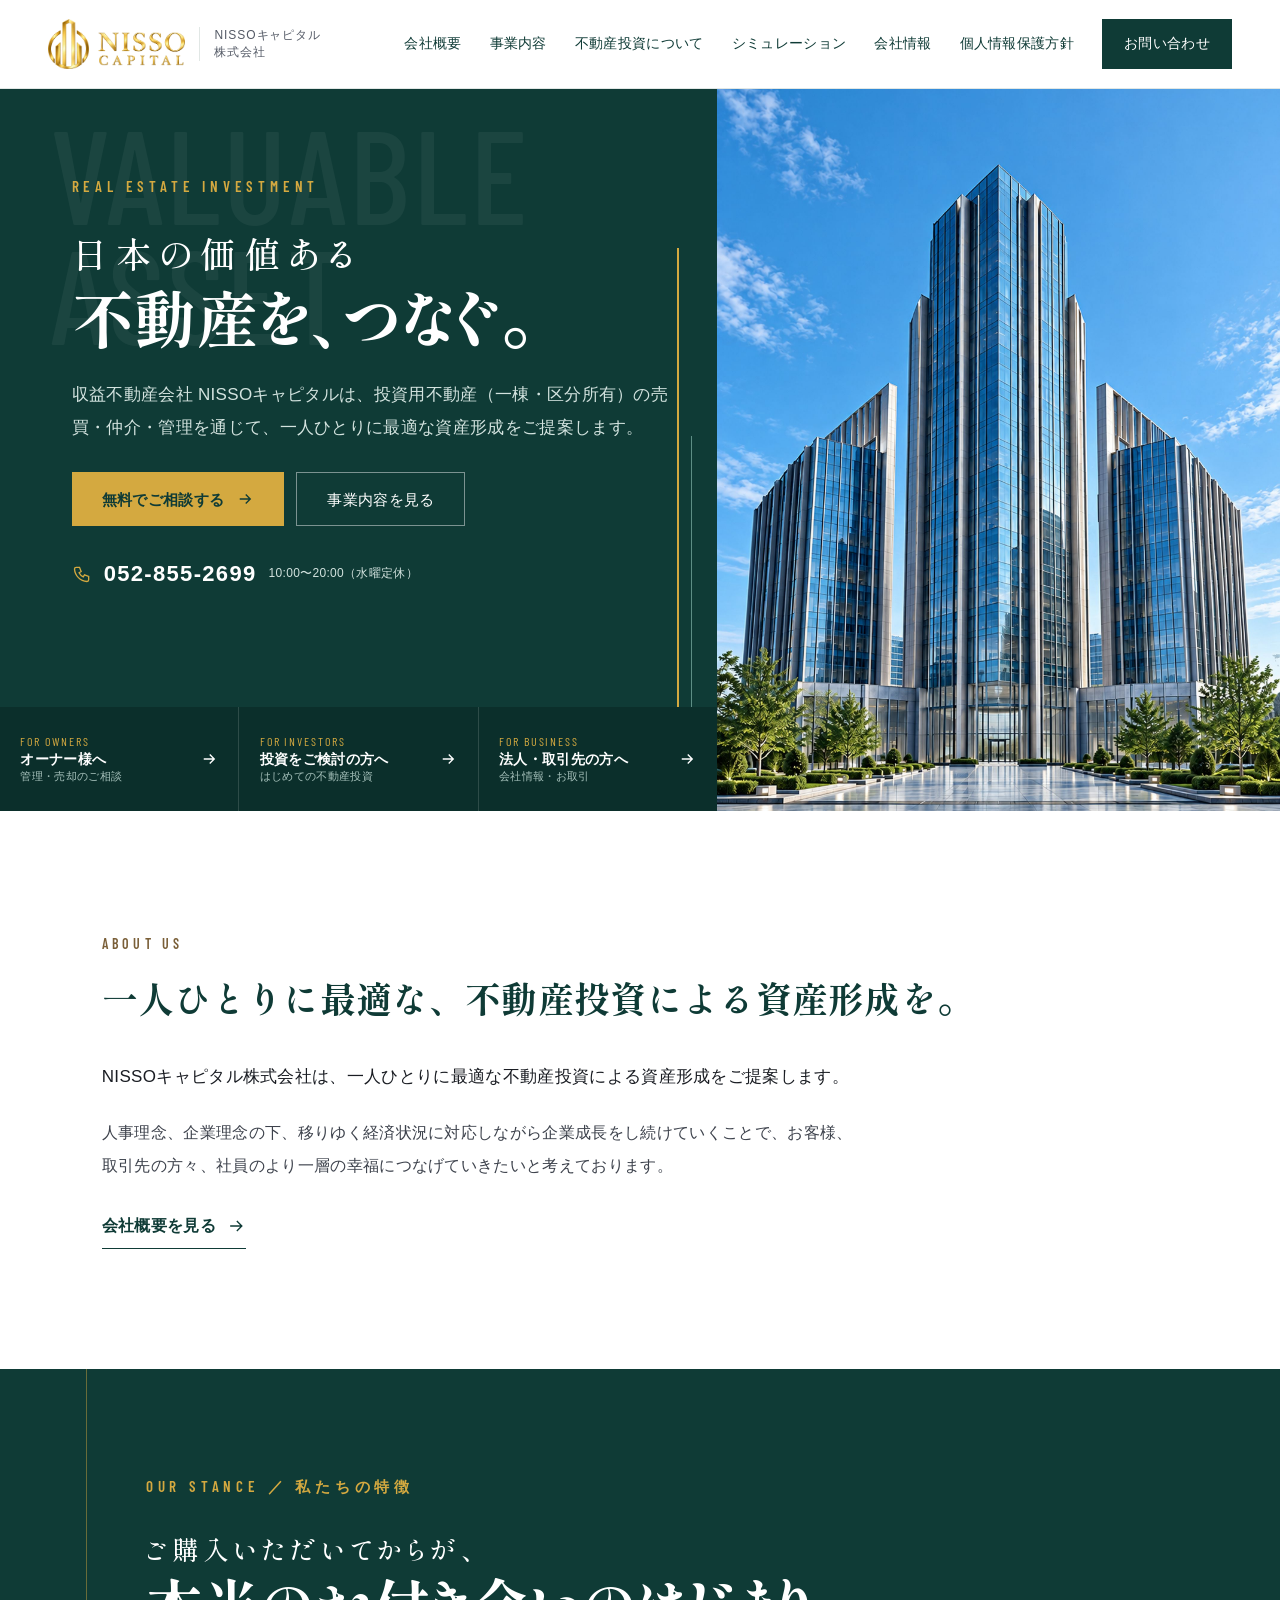
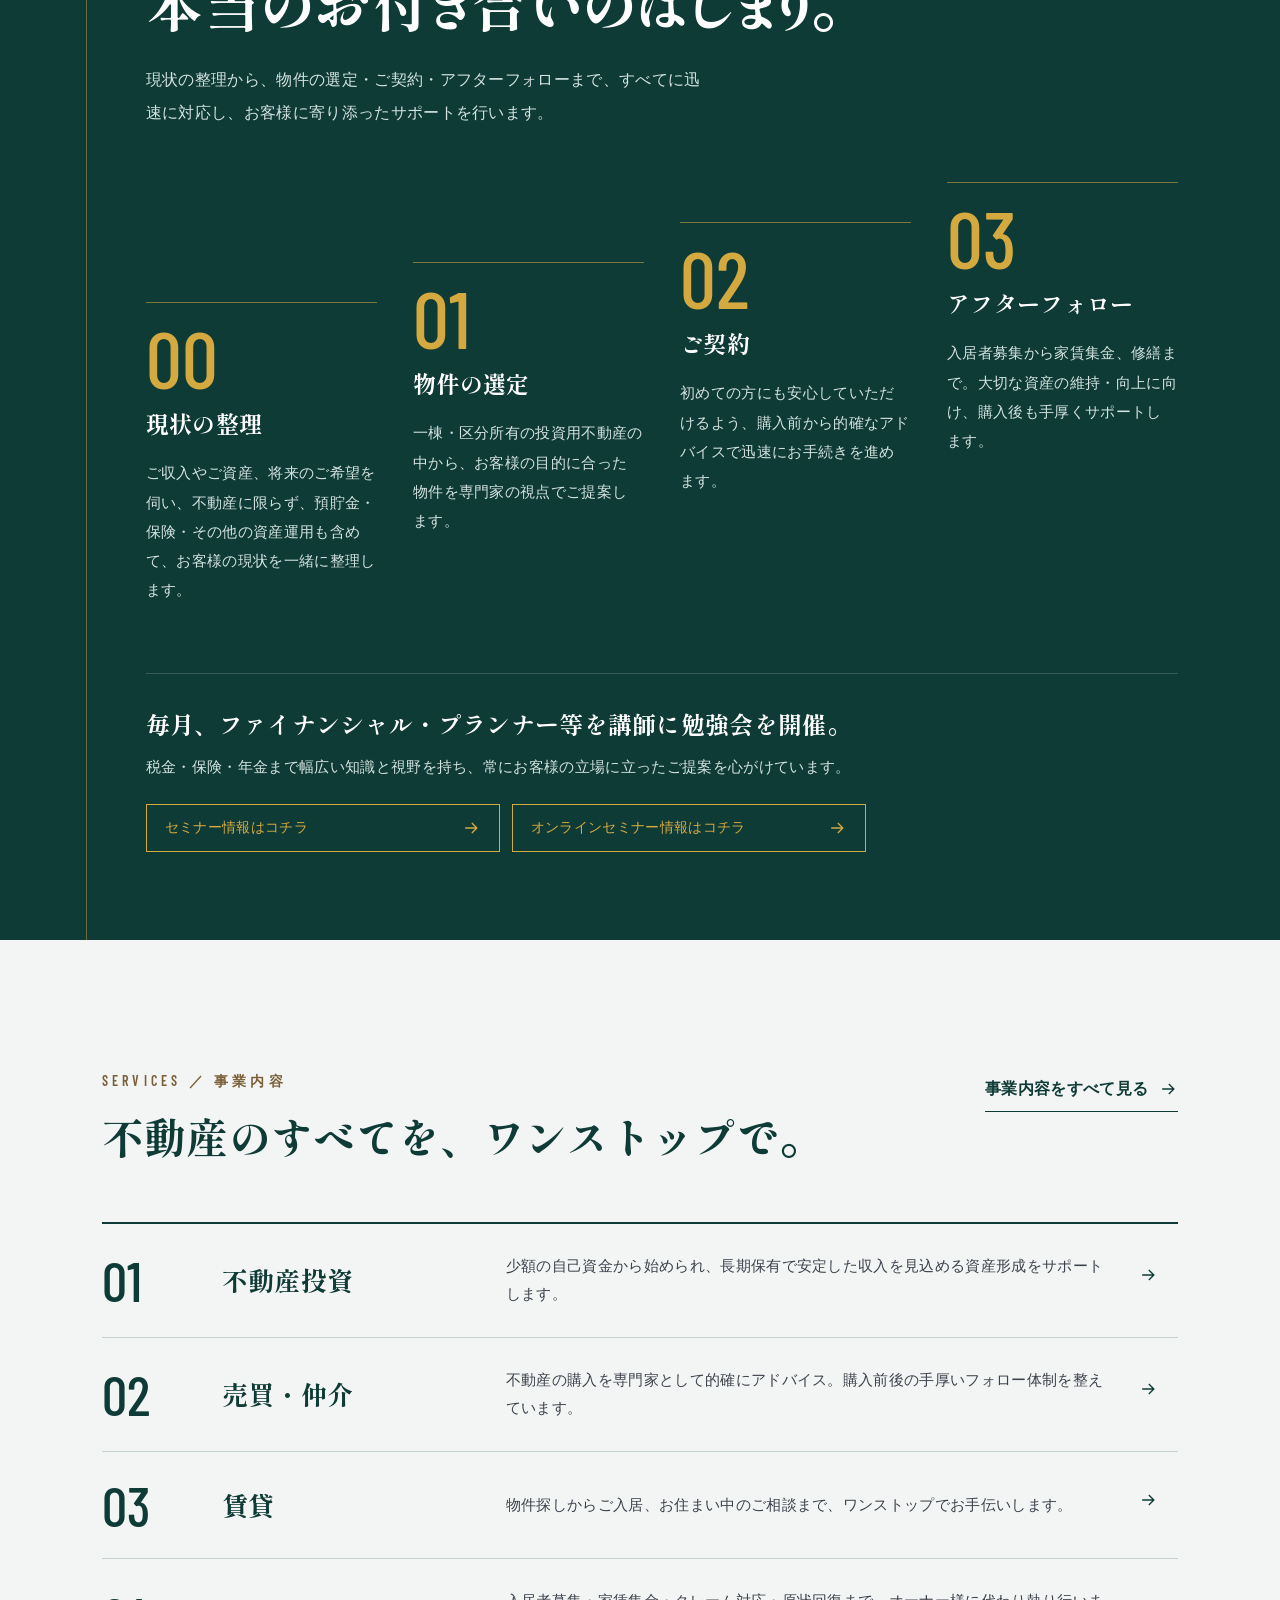
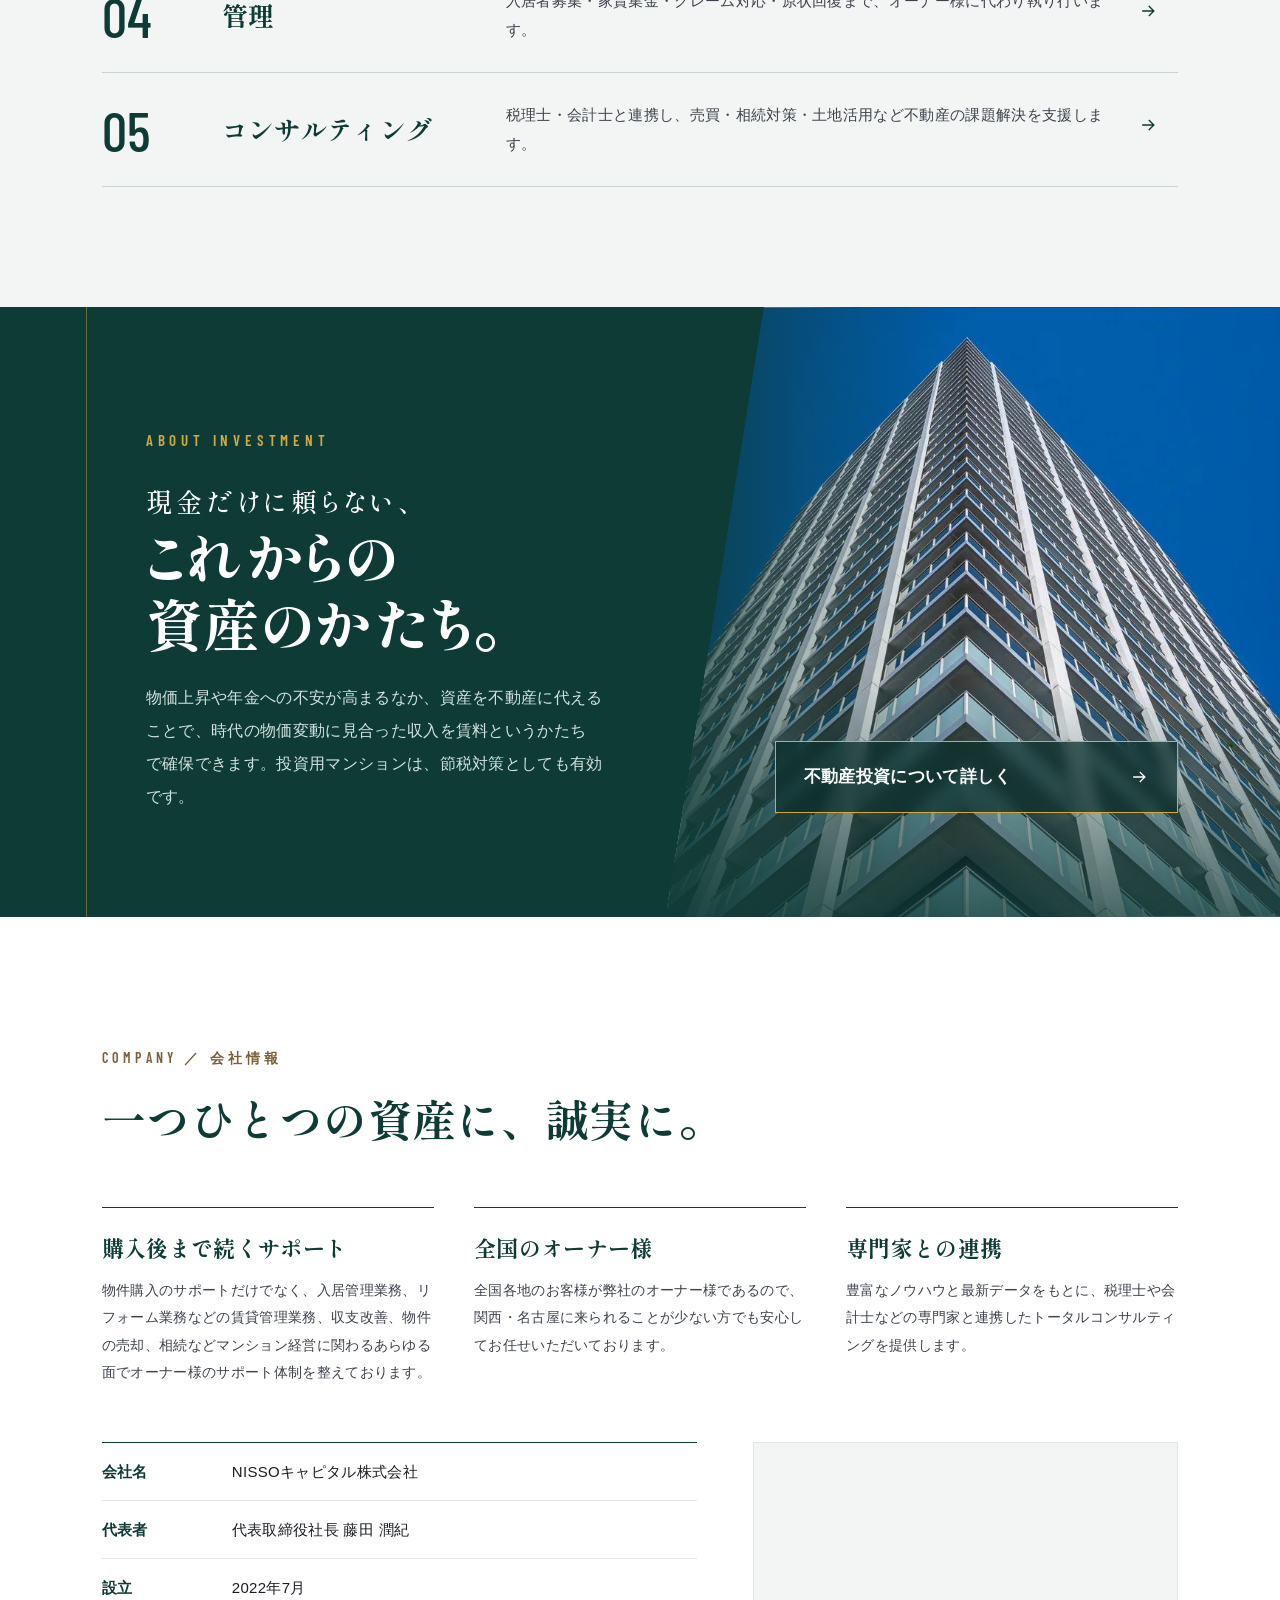
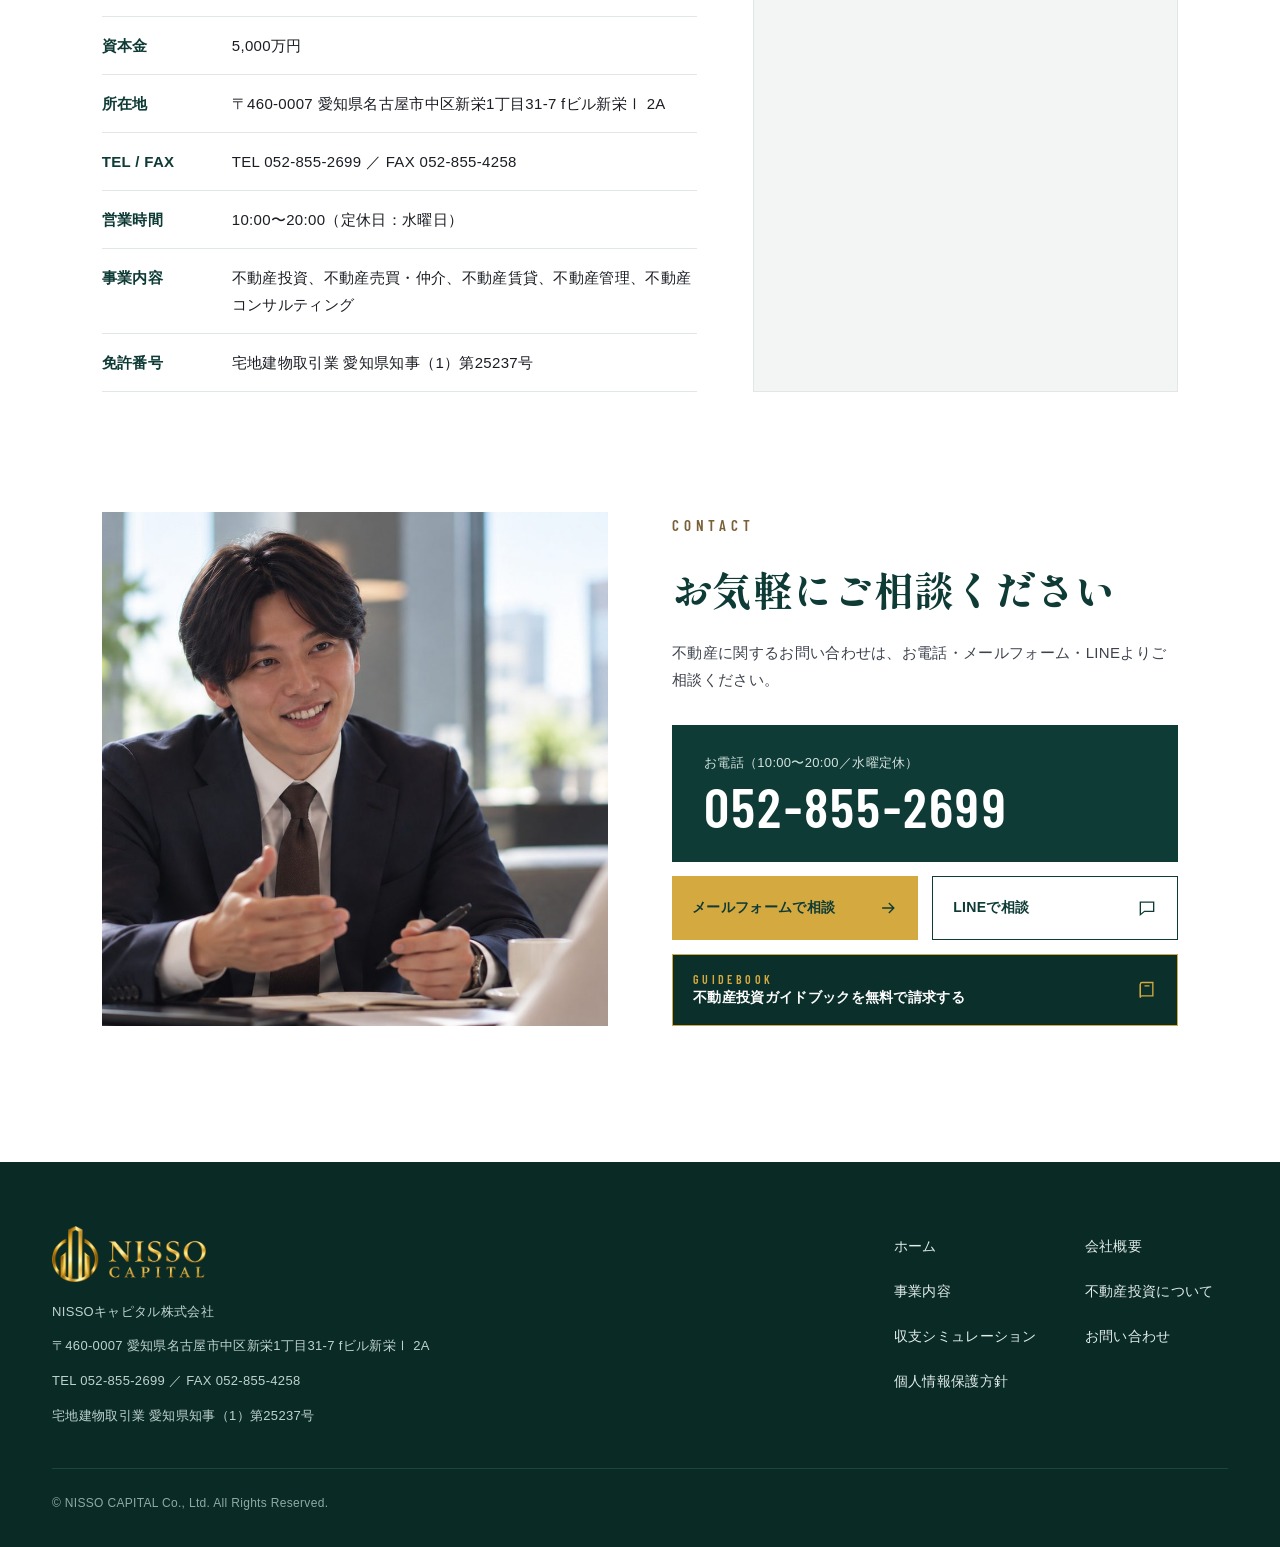
<file: index.html>
<!doctype html>
<html lang="ja">
<head>
<meta charset="utf-8">
<meta name="viewport" content="width=device-width, initial-scale=1">
<title>NISSOキャピタル株式会社｜名古屋の収益不動産・投資用マンション</title>
<meta name="description" content="名古屋のNISSOキャピタル株式会社は、投資用不動産（一棟・区分所有）の売買・仲介・管理を通じて、一人ひとりに最適な資産形成をご提案します。">
<meta property="og:title" content="NISSOキャピタル株式会社｜名古屋の収益不動産・投資用マンション">
<meta property="og:description" content="名古屋のNISSOキャピタル株式会社は、投資用不動産（一棟・区分所有）の売買・仲介・管理を通じて、一人ひとりに最適な資産形成をご提案します。">
<meta property="og:type" content="website">
<meta property="og:site_name" content="NISSOキャピタル株式会社">
<meta property="og:url" content="https://nissocapital.co.jp/">
<meta property="og:image" content="https://nissocapital.co.jp/assets/ogp.jpg">
<meta property="og:image:width" content="1200">
<meta property="og:image:height" content="630">
<meta name="twitter:card" content="summary_large_image">
<link rel="icon" type="image/png" href="/assets/favicon.png">
<link rel="apple-touch-icon" href="/assets/apple-touch-icon.png">
<link rel="preconnect" href="https://fonts.googleapis.com">
<link rel="preconnect" href="https://fonts.gstatic.com" crossorigin>
<link rel="stylesheet" href="https://fonts.googleapis.com/css2?family=Shippori+Mincho+B1:wght@500;700;800&amp;family=Zen+Kaku+Gothic+New:wght@400;500;700&amp;family=Barlow+Condensed:wght@500;600&amp;display=swap">
<link rel="stylesheet" href="/assets/renewal.css?v=5800e2bfcd">
<link rel="preload" as="image" href="/assets/rise-pc.jpg" media="(min-width: 1024px)">
<link rel="preload" as="image" href="/assets/rise-full.jpg" media="(max-width: 1023px)">
<script>try{if(!matchMedia('(prefers-reduced-motion: reduce)').matches&&sessionStorage.getItem('nissoRiseSeen')!=='1'){document.documentElement.classList.add('rise-play')}}catch(e){}</script>
</head>
<body>
<header class="site-header">
<div class="site-header__in">
<a class="brand" href="/"><img src="/assets/logo-horizontal.png" alt="NISSO CAPITAL" width="720" height="262"><span class="brand__name">NISSOキャピタル<br>株式会社</span></a>
<button type="button" class="nav-btn" aria-label="メニューを開く" aria-controls="gnav" aria-expanded="false"><span></span><span></span><span></span></button>
<nav id="gnav" class="gnav" aria-label="メインメニュー">
<a href="/#about">会社概要</a>
<a href="/services/">事業内容</a>
<a href="/invest/">不動産投資について</a>
<a href="/simulator/">シミュレーション</a>
<a href="/#company">会社情報</a>
<a href="/privacy/">個人情報保護方針</a>
<a class="gnav__cta" href="/contact/">お問い合わせ</a>
</nav>
</div>
</header>
<main>
<section id="top" class="fv">
<div class="fv__main">
<button type="button" class="fv-skip">アニメーションをスキップ</button>
<div class="fv__copy">
<span class="fv__bg cp2" aria-hidden="true">VALUABLE<br>ASSET</span>
<div class="fv__text cp">
<p class="fv__label">REAL ESTATE INVESTMENT</p>
<h1 class="fv__title"><span class="fv__title-s">日本の価値ある</span><span class="fv__title-l">不動産を、つなぐ。</span></h1>
<p class="fv__lead">収益不動産会社 NISSOキャピタルは、投資用不動産（一棟・区分所有）の売買・仲介・管理を通じて、一人ひとりに最適な資産形成をご提案します。</p>
<div class="fv__btns"><a class="btn btn--gold" href="#contact">無料でご相談する<svg class="ico" width="18" height="18" viewBox="0 0 24 24" fill="none" stroke="currentColor" stroke-width="1.8" aria-hidden="true"><path d="M5 12h14M13 6l6 6-6 6"></path></svg></a><a class="btn btn--ghost" href="/services/">事業内容を見る</a></div>
<a class="fv__tel" href="tel:0528552699"><svg class="ico" width="20" height="20" viewBox="0 0 24 24" fill="none" stroke="#D4A940" stroke-width="1.6" aria-hidden="true"><path d="M5 4h4l2 5-2.5 1.5a11 11 0 0 0 5 5L15 13l5 2v4a2 2 0 0 1-2 2A16 16 0 0 1 3 6a2 2 0 0 1 2-2"></path></svg><span class="fv__tel-num">052-855-2699</span><span class="fv__tel-time">10:00〜20:00（水曜定休）</span></a>
</div>
<span class="ln ln--1" aria-hidden="true"></span><span class="ln ln--2" aria-hidden="true"></span>
</div>
<div class="fv__photo">
<picture><source media="(min-width: 1024px)" srcset="/assets/rise-pc.jpg" width="1882" height="2410"><img class="ph-full" src="/assets/rise-full.jpg" alt="" width="1882" height="3344" fetchpriority="high"></picture>
<svg class="rise-svg" viewBox="0 0 941 1672" preserveAspectRatio="xMidYMid slice" aria-hidden="true" focusable="false">
<defs><clipPath id="bldg"><polygon points="50,1360 50,915 298,725 298,1360"></polygon><polygon points="638,1360 638,728 886,925 886,1360"></polygon><polygon points="318,1360 318,598 336,578 372,574 372,440 470,362 568,440 568,574 604,578 622,598 622,1360"></polygon></clipPath></defs>
<g class="fills" fill="#1E5A53"><polygon class="b w1" points="50,1360 50,915 298,725 298,1360"></polygon><polygon class="b w2" points="638,1360 638,728 886,925 886,1360"></polygon><polygon class="b ct" points="318,1360 318,598 336,578 372,574 372,440 470,362 568,440 568,574 604,578 622,598 622,1360"></polygon></g>
<image class="ph-in" x="0" y="0" width="941" height="1672" preserveAspectRatio="none" clip-path="url(#bldg)"></image>
<g class="strokes" fill="none" stroke="#D4A940" stroke-width="1.5" stroke-linejoin="miter"><polygon class="b w1" points="50,1360 50,915 298,725 298,1360" vector-effect="non-scaling-stroke"></polygon><polygon class="b w2" points="638,1360 638,728 886,925 886,1360" vector-effect="non-scaling-stroke"></polygon><polygon class="b ct" points="318,1360 318,598 336,578 372,574 372,440 470,362 568,440 568,574 604,578 622,598 622,1360" vector-effect="non-scaling-stroke"></polygon></g>
</svg>
<div class="fv__shade" aria-hidden="true"></div>
</div>
<div class="fv__spcta cp"><a class="btn btn--gold" href="#contact">無料でご相談する<svg class="ico" width="18" height="18" viewBox="0 0 24 24" fill="none" stroke="currentColor" stroke-width="1.8" aria-hidden="true"><path d="M5 12h14M13 6l6 6-6 6"></path></svg></a></div>
<nav class="fv__paths cp2" aria-label="目的別の入口"><a class="fv__path" href="/services/#s4"><span class="fv__path-t"><span class="fv__path-en">FOR OWNERS</span><span class="fv__path-ja">オーナー様へ</span><span class="fv__path-sub">管理・売却のご相談</span></span><svg class="ico" width="18" height="18" viewBox="0 0 24 24" fill="none" stroke="currentColor" stroke-width="1.8" aria-hidden="true"><path d="M5 12h14M13 6l6 6-6 6"></path></svg></a><a class="fv__path" href="/invest/"><span class="fv__path-t"><span class="fv__path-en">FOR INVESTORS</span><span class="fv__path-ja">投資をご検討の方へ</span><span class="fv__path-sub">はじめての不動産投資</span></span><svg class="ico" width="18" height="18" viewBox="0 0 24 24" fill="none" stroke="currentColor" stroke-width="1.8" aria-hidden="true"><path d="M5 12h14M13 6l6 6-6 6"></path></svg></a><a class="fv__path" href="#company"><span class="fv__path-t"><span class="fv__path-en">FOR BUSINESS</span><span class="fv__path-ja">法人・取引先の方へ</span><span class="fv__path-sub">会社情報・お取引</span></span><svg class="ico" width="18" height="18" viewBox="0 0 24 24" fill="none" stroke="currentColor" stroke-width="1.8" aria-hidden="true"><path d="M5 12h14M13 6l6 6-6 6"></path></svg></a></nav>
</div>
<div class="fv__sub">
<p>収益不動産会社 NISSOキャピタルは、投資用不動産（一棟・区分所有）の売買・仲介・管理を通じて、一人ひとりに最適な資産形成をご提案します。</p>
<a class="btn btn--ghost" href="/services/">事業内容を見る</a>
<a class="fv__tel" href="tel:0528552699"><svg class="ico" width="20" height="20" viewBox="0 0 24 24" fill="none" stroke="#D4A940" stroke-width="1.6" aria-hidden="true"><path d="M5 4h4l2 5-2.5 1.5a11 11 0 0 0 5 5L15 13l5 2v4a2 2 0 0 1-2 2A16 16 0 0 1 3 6a2 2 0 0 1 2-2"></path></svg><span class="fv__tel-num">052-855-2699</span><span class="fv__tel-time">10:00〜20:00（水曜定休）</span></a>
</div>
<nav class="fv__paths fv__paths--sp" aria-label="目的別の入口"><a class="fv__path" href="/services/#s4"><span class="fv__path-t"><span class="fv__path-en">FOR OWNERS</span><span class="fv__path-ja">オーナー様へ<span class="fv__path-sub">管理・売却のご相談</span></span></span><svg class="ico" width="18" height="18" viewBox="0 0 24 24" fill="none" stroke="currentColor" stroke-width="1.8" aria-hidden="true"><path d="M5 12h14M13 6l6 6-6 6"></path></svg></a><a class="fv__path" href="/invest/"><span class="fv__path-t"><span class="fv__path-en">FOR INVESTORS</span><span class="fv__path-ja">投資をご検討の方へ<span class="fv__path-sub">はじめての不動産投資</span></span></span><svg class="ico" width="18" height="18" viewBox="0 0 24 24" fill="none" stroke="currentColor" stroke-width="1.8" aria-hidden="true"><path d="M5 12h14M13 6l6 6-6 6"></path></svg></a><a class="fv__path" href="#company"><span class="fv__path-t"><span class="fv__path-en">FOR BUSINESS</span><span class="fv__path-ja">法人・取引先の方へ<span class="fv__path-sub">会社情報・お取引</span></span></span><svg class="ico" width="18" height="18" viewBox="0 0 24 24" fill="none" stroke="currentColor" stroke-width="1.8" aria-hidden="true"><path d="M5 12h14M13 6l6 6-6 6"></path></svg></a></nav>
</section>
<section id="about" class="about">
<div class="wrap about__in">
<div class="sec-head">
<p class="label">ABOUT US</p>
<h2 class="about__title">一人ひとりに最適な、<br class="sp-br">不動産投資による<br class="sp-br">資産形成を。</h2>
</div>
<div class="about__body">
<p>NISSOキャピタル株式会社は、一人ひとりに最適な不動産投資による資産形成をご提案します。</p>
<p>人事理念、企業理念の下、移りゆく経済状況に対応しながら企業成長をし続けていくことで、お客様、取引先の方々、社員のより一層の幸福につなげていきたいと考えております。</p>
<a class="text-link" href="#company">会社概要を見る<svg class="ico" width="20" height="20" viewBox="0 0 24 24" fill="none" stroke="currentColor" stroke-width="1.6" aria-hidden="true"><path d="M5 12h14M13 6l6 6-6 6"></path></svg></a>
</div>
</div>
</section>
<section class="dark stance">
<span class="dark__rule" aria-hidden="true"></span>
<div class="wrap dark__in stance__in">
<p class="label label--gold">OUR STANCE ／ 私たちの特徴</p>
<h2 class="big-title"><span class="big-title__s">ご購入いただいてからが、</span><span class="big-title__l">本当のお付き合いの<br class="sp-br">はじまり。</span></h2>
<p class="stance__lead">現状の整理から、物件の選定・ご契約・アフターフォローまで、すべてに迅速に対応し、お客様に寄り添ったサポートを行います。</p>
<ol class="steps">
<li class="step" style="--off: 120px; --i: 0"><span class="step__num" aria-hidden="true">00</span><div class="step__body"><h3>現状の整理</h3><p>ご収入やご資産、将来のご希望を伺い、不動産に限らず、預貯金・保険・その他の資産運用も含めて、お客様の現状を一緒に整理します。</p></div></li>
<li class="step" style="--off: 80px; --i: 1"><span class="step__num" aria-hidden="true">01</span><div class="step__body"><h3>物件の選定</h3><p>一棟・区分所有の投資用不動産の中から、お客様の目的に合った物件を専門家の視点でご提案します。</p></div></li>
<li class="step" style="--off: 40px; --i: 2"><span class="step__num" aria-hidden="true">02</span><div class="step__body"><h3>ご契約</h3><p>初めての方にも安心していただけるよう、購入前から的確なアドバイスで迅速にお手続きを進めます。</p></div></li>
<li class="step" style="--off: 0px; --i: 3"><span class="step__num" aria-hidden="true">03</span><div class="step__body"><h3>アフターフォロー</h3><p>入居者募集から家賃集金、修繕まで。大切な資産の維持・向上に向け、購入後も手厚くサポートします。</p></div></li>
</ol>
<div class="study">
<p class="study__t"><span class="nw">毎月、ファイナンシャル・プランナー等を</span><br class="sp-br"><span class="nw">講師に勉強会を開催。</span></p>
<p class="study__d">税金・保険・年金まで幅広い知識と視野を持ち、常にお客様の立場に立ったご提案を心がけています。</p>
<div class="study__links">
<a class="study__link" href="https://liff.line.me/2011971400-Th6QmrXr?liff_id=2011971400-Th6QmrXr&amp;group_id=203433" target="_blank" rel="noopener">セミナー情報はコチラ<svg class="ico" width="20" height="20" viewBox="0 0 24 24" fill="none" stroke="currentColor" stroke-width="1.6" aria-hidden="true"><path d="M5 12h14M13 6l6 6-6 6"></path></svg></a>
<a class="study__link" href="https://liff.line.me/2011971400-Th6QmrXr?liff_id=2011971400-Th6QmrXr&amp;group_id=203431" target="_blank" rel="noopener">オンラインセミナー情報はコチラ<svg class="ico" width="20" height="20" viewBox="0 0 24 24" fill="none" stroke="currentColor" stroke-width="1.6" aria-hidden="true"><path d="M5 12h14M13 6l6 6-6 6"></path></svg></a>
</div>
</div>
</div>
</section>
<section id="services" class="svc-list-sec">
<div class="wrap svc-list-sec__in">
<div class="split-head">
<div class="sec-head"><p class="label">SERVICES ／ 事業内容</p><h2>不動産のすべてを、<br class="sp-br">ワンストップで。</h2></div>
<a class="text-link" href="/services/">事業内容をすべて見る<svg class="ico" width="20" height="20" viewBox="0 0 24 24" fill="none" stroke="currentColor" stroke-width="1.6" aria-hidden="true"><path d="M5 12h14M13 6l6 6-6 6"></path></svg></a>
</div>
<div class="svc-rows">
<a class="svc-row" href="/invest/"><span class="svc-row__num" aria-hidden="true">01</span><span class="svc-row__main"><span class="svc-row__name">不動産投資</span><span class="svc-row__desc">少額の自己資金から始められ、長期保有で安定した収入を見込める資産形成をサポートします。</span></span><span class="svc-row__arrow"><svg class="ico" width="20" height="20" viewBox="0 0 24 24" fill="none" stroke="currentColor" stroke-width="1.6" aria-hidden="true"><path d="M5 12h14M13 6l6 6-6 6"></path></svg></span></a>
<a class="svc-row" href="#contact"><span class="svc-row__num" aria-hidden="true">02</span><span class="svc-row__main"><span class="svc-row__name">売買・仲介</span><span class="svc-row__desc">不動産の購入を専門家として的確にアドバイス。購入前後の手厚いフォロー体制を整えています。</span></span><span class="svc-row__arrow"><svg class="ico" width="20" height="20" viewBox="0 0 24 24" fill="none" stroke="currentColor" stroke-width="1.6" aria-hidden="true"><path d="M5 12h14M13 6l6 6-6 6"></path></svg></span></a>
<a class="svc-row" href="#contact"><span class="svc-row__num" aria-hidden="true">03</span><span class="svc-row__main"><span class="svc-row__name">賃貸</span><span class="svc-row__desc">物件探しからご入居、お住まい中のご相談まで、ワンストップでお手伝いします。</span></span><span class="svc-row__arrow"><svg class="ico" width="20" height="20" viewBox="0 0 24 24" fill="none" stroke="currentColor" stroke-width="1.6" aria-hidden="true"><path d="M5 12h14M13 6l6 6-6 6"></path></svg></span></a>
<a class="svc-row" href="#contact"><span class="svc-row__num" aria-hidden="true">04</span><span class="svc-row__main"><span class="svc-row__name">管理</span><span class="svc-row__desc">入居者募集・家賃集金・クレーム対応・原状回復まで、オーナー様に代わり執り行います。</span></span><span class="svc-row__arrow"><svg class="ico" width="20" height="20" viewBox="0 0 24 24" fill="none" stroke="currentColor" stroke-width="1.6" aria-hidden="true"><path d="M5 12h14M13 6l6 6-6 6"></path></svg></span></a>
<a class="svc-row" href="#contact"><span class="svc-row__num" aria-hidden="true">05</span><span class="svc-row__main"><span class="svc-row__name">コンサルティング</span><span class="svc-row__desc">税理士・会計士と連携し、売買・相続対策・土地活用など不動産の課題解決を支援します。</span></span><span class="svc-row__arrow"><svg class="ico" width="20" height="20" viewBox="0 0 24 24" fill="none" stroke="currentColor" stroke-width="1.6" aria-hidden="true"><path d="M5 12h14M13 6l6 6-6 6"></path></svg></span></a>
</div>
</div>
</section>
<section id="invest" class="dark band">
<span class="dark__rule" aria-hidden="true"></span>
<div class="wrap dark__in band__in">
<div class="band__text">
<p class="label label--gold">ABOUT INVESTMENT</p>
<h2 class="big-title"><span class="big-title__s">現金だけに頼らない、</span><span class="big-title__l">これからの<br>資産のかたち。</span></h2>
<p class="band__lead">物価上昇や年金への不安が高まるなか、資産を不動産に代えることで、時代の物価変動に見合った収入を賃料というかたちで確保できます。投資用マンションは、節税対策としても有効です。</p>
</div>
<div class="band__side">
<figure class="band__photo"><img src="/assets/invest-tower.jpg" alt="青空に向かってそびえる高層マンション" width="1200" height="826" loading="lazy"></figure>
<a class="band__link" href="/invest/">不動産投資について詳しく<svg class="ico" width="20" height="20" viewBox="0 0 24 24" fill="none" stroke="currentColor" stroke-width="1.6" aria-hidden="true"><path d="M5 12h14M13 6l6 6-6 6"></path></svg></a>
</div>
</div>
</section>
<section id="company" class="company">
<div class="wrap company__in">
<div class="sec-head">
<p class="label">COMPANY ／ 会社情報</p>
<h2 class="company__title">一つひとつの資産に、<br class="sp-br">誠実に。</h2>
</div>
<div class="points">
<div class="point"><h3>購入後まで続くサポート</h3><p>物件購入のサポートだけでなく、入居管理業務、リフォーム業務などの賃貸管理業務、収支改善、物件の売却、相続などマンション経営に関わるあらゆる面でオーナー様のサポート体制を整えております。</p></div>
<div class="point"><h3>全国のオーナー様</h3><p>全国各地のお客様が弊社のオーナー様であるので、関西・名古屋に来られることが少ない方でも安心してお任せいただいております。</p></div>
<div class="point"><h3>専門家との連携</h3><p>豊富なノウハウと最新データをもとに、税理士や会計士などの専門家と連携したトータルコンサルティングを提供します。</p></div>
</div>
<div class="company__grid">
<dl class="info"><dt>会社名</dt><dd>NISSOキャピタル株式会社</dd><dt>代表者</dt><dd>代表取締役社長 藤田 潤紀</dd><dt>設立</dt><dd>2022年7月</dd><dt>資本金</dt><dd>5,000万円</dd><dt>所在地</dt><dd>〒460-0007 愛知県名古屋市中区新栄1丁目31-7 fビル新栄Ⅰ 2A</dd><dt>TEL / FAX</dt><dd>TEL 052-855-2699 ／ FAX 052-855-4258</dd><dt>営業時間</dt><dd>10:00〜20:00（定休日：水曜日）</dd><dt>事業内容</dt><dd>不動産投資、不動産売買・仲介、不動産賃貸、不動産管理、不動産コンサルティング</dd><dt>免許番号</dt><dd>宅地建物取引業 愛知県知事（1）第25237号</dd></dl>
<div class="map"><iframe src="https://maps.google.com/maps?q=%E6%84%9B%E7%9F%A5%E7%9C%8C%E5%90%8D%E5%8F%A4%E5%B1%8B%E5%B8%82%E4%B8%AD%E5%8C%BA%E6%96%B0%E6%A0%841%E4%B8%81%E7%9B%AE31-7&amp;z=17&amp;hl=ja&amp;output=embed" title="NISSOキャピタル株式会社の地図" width="100%" height="100%" style="border: 0; display: block" loading="lazy" referrerpolicy="no-referrer-when-downgrade" allowfullscreen></iframe></div>
</div>
</div>
</section>
<section id="contact" class="cta">
<div class="wrap cta__in">
<figure class="cta__photo"><img src="/assets/cta-consult.jpg" alt="担当者がお客様のご相談に応じる様子" width="1600" height="900" loading="lazy"></figure>
<div class="cta__main">
<div class="cta__head">
<p class="label">CONTACT</p>
<h2 class="cta__title">お気軽に<br class="sp-br">ご相談ください</h2>
<p class="cta__lead">不動産に関するお問い合わせは、お電話・メールフォーム・LINEよりご相談ください。</p>
</div>
<div class="cta__acts">
<a class="cta__tel" href="tel:0528552699"><span class="cta__tel-cap">お電話（10:00〜20:00／水曜定休）</span><span class="cta__tel-num">052-855-2699</span></a>
<div class="cta__btns">
<a class="cta__btn cta__btn--mail" href="/contact/">メールフォームで相談<svg class="ico" width="20" height="20" viewBox="0 0 24 24" fill="none" stroke="currentColor" stroke-width="1.6" aria-hidden="true"><path d="M5 12h14M13 6l6 6-6 6"></path></svg></a>
<a class="cta__btn cta__btn--line" href="https://line.me/R/ti/p/@658qlmxa" target="_blank" rel="noopener">LINEで相談<svg class="ico" width="20" height="20" viewBox="0 0 24 24" fill="none" stroke="currentColor" stroke-width="1.6" aria-hidden="true"><path d="M4 5h16v11H9l-5 4z"></path></svg></a>
<a class="cta__btn cta__btn--doc" href="https://liff.line.me/2011971400-iYxJWtMK?liff_id=2011971400-iYxJWtMK&amp;code=LFYSTVYJ" target="_blank" rel="noopener"><span class="cta__doc-t"><span class="cta__doc-en">GUIDEBOOK</span>不動産投資ガイドブックを無料で請求する</span><svg class="ico" width="20" height="20" viewBox="0 0 24 24" fill="none" stroke="currentColor" stroke-width="1.6" aria-hidden="true"><path d="M4 5a2 2 0 0 1 2-2h13v16H6a2 2 0 0 0-2 2z"></path><path d="M4 21V5M9 7h6"></path></svg></a>
</div>
</div>
</div>
</div>
</section>
</main>
<footer class="site-footer">
<div class="site-footer__in">
<div class="site-footer__top">
<div class="site-footer__info">
<img src="/assets/logo-horizontal.png" alt="NISSO CAPITAL" width="720" height="262">
<span>NISSOキャピタル株式会社</span>
<span>〒460-0007 愛知県名古屋市中区新栄1丁目31-7 fビル新栄Ⅰ 2A</span>
<span>TEL 052-855-2699 ／ FAX 052-855-4258</span>
<span>宅地建物取引業 愛知県知事（1）第25237号</span>
</div>
<nav class="site-footer__nav" aria-label="フッターメニュー">
<a href="/">ホーム</a>
<a href="/#about">会社概要</a>
<a href="/services/">事業内容</a>
<a href="/invest/">不動産投資について</a>
<a href="/simulator/">収支シミュレーション</a>
<a href="/contact/">お問い合わせ</a>
<a href="/privacy/">個人情報保護方針</a>
</nav>
</div>
<div class="site-footer__copy">© NISSO CAPITAL Co., Ltd. All Rights Reserved.</div>
</div>
</footer>
<script src="/assets/renewal.js?v=5800e2bfcd" defer></script>
</body>
</html>
</file>
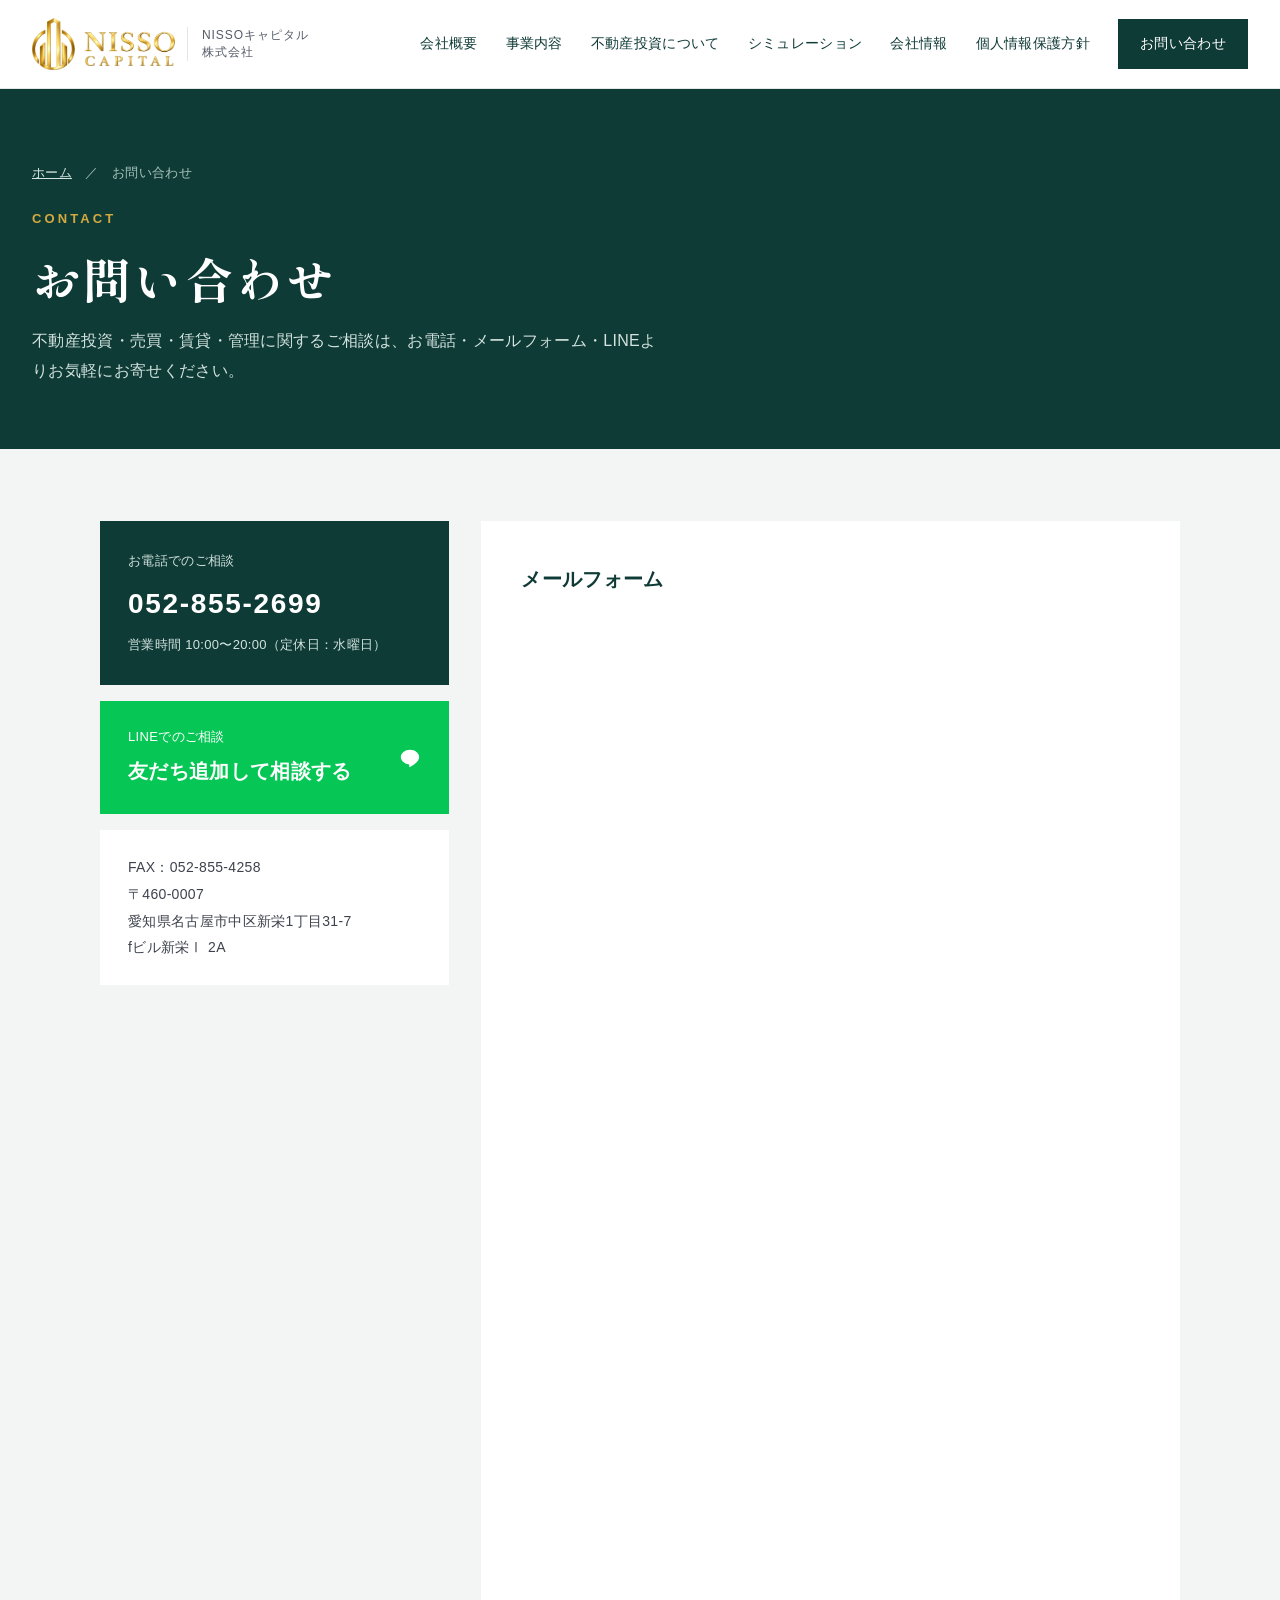
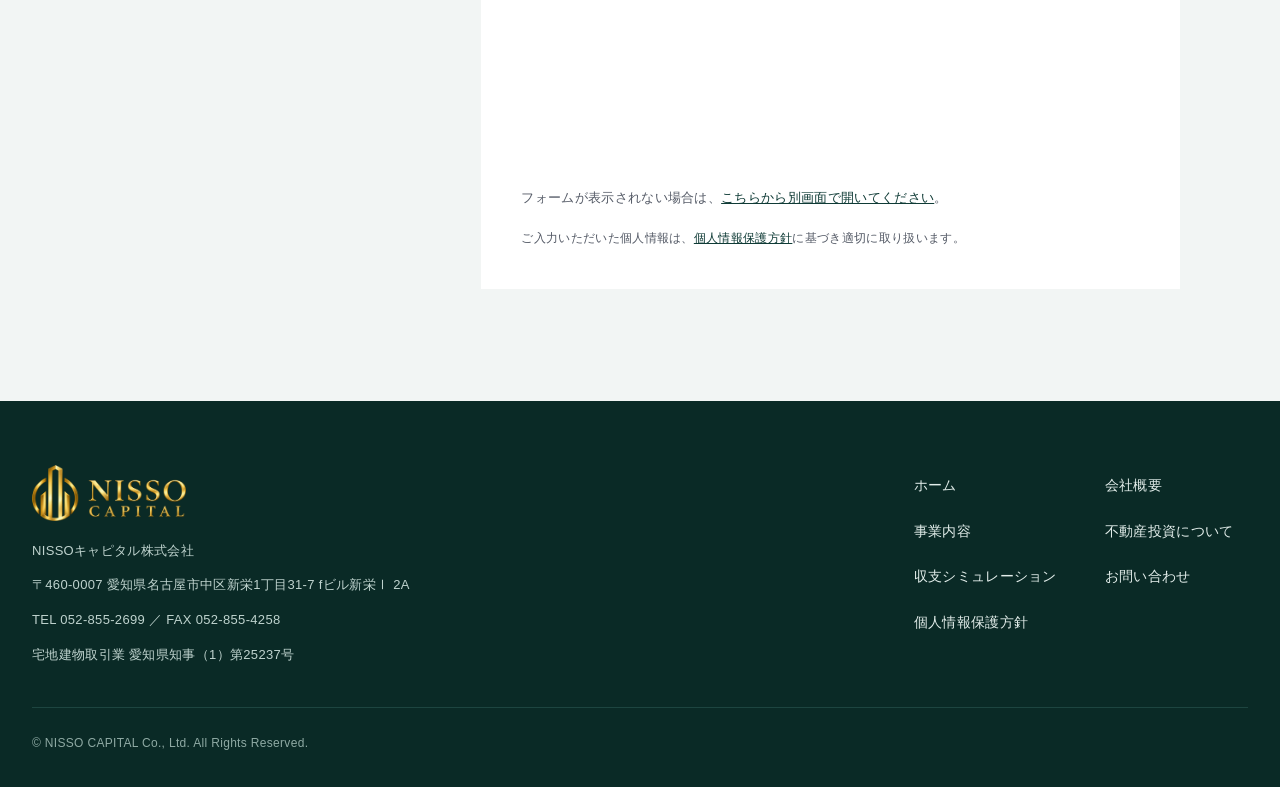
<file: contact/index.html>
<!doctype html>
<html lang="ja">
<head>
<meta charset="utf-8">
<meta name="viewport" content="width=device-width, initial-scale=1">
<title>お問い合わせ｜NISSOキャピタル株式会社</title>
<meta name="description" content="NISSOキャピタル株式会社へのお問い合わせ。お電話（052-855-2699）・メールフォーム・LINEでご相談ください。">
<meta property="og:title" content="お問い合わせ｜NISSOキャピタル株式会社">
<meta property="og:description" content="NISSOキャピタル株式会社へのお問い合わせ。お電話（052-855-2699）・メールフォーム・LINEでご相談ください。">
<meta property="og:type" content="website">
<meta property="og:site_name" content="NISSOキャピタル株式会社">
<meta property="og:url" content="https://nissocapital.co.jp/contact/">
<meta property="og:image" content="https://nissocapital.co.jp/assets/ogp.jpg">
<meta property="og:image:width" content="1200">
<meta property="og:image:height" content="630">
<meta name="twitter:card" content="summary_large_image">
<link rel="icon" type="image/png" href="/assets/favicon.png">
<link rel="apple-touch-icon" href="/assets/apple-touch-icon.png">
<link rel="preconnect" href="https://fonts.googleapis.com">
<link rel="stylesheet" href="https://fonts.googleapis.com/css2?family=Shippori+Mincho+B1:wght@500;700&amp;family=Zen+Kaku+Gothic+New:wght@400;500;700&amp;display=swap">
<style>
body{margin:0}
a{color:#0F3B36}a:hover{color:#2B6B62}
a:focus-visible,button:focus-visible,summary:focus-visible,input:focus-visible{outline:2px solid #D4A940;outline-offset:2px}
img{max-width:100%}

</style>
<link rel="stylesheet" href="/assets/mobile.css">
</head>
<body>
<div style="font-family: 'Zen Kaku Gothic New', 'Hiragino Sans', 'Yu Gothic', sans-serif; color: #1A1D23; background: #FFFFFF; line-height: 1.85; letter-spacing: 0.02em">

<!-- Header -->
<header style="border-bottom: 1px solid #E1E7E5; background: #FFFFFF">
<div style="max-width: 1240px; margin: 0 auto; padding: 18px 32px; display: flex; flex-wrap: wrap; align-items: center; justify-content: space-between; gap: 16px 32px">
<a href="/" style="display: flex; align-items: center; gap: 12px; text-decoration: none; color: #0F3B36">
<img src="/assets/logo-horizontal.png" alt="NISSO CAPITAL" style="height: 52px; width: auto; display: block">
<span style="font-size: 12px; color: #545A66; letter-spacing: 0.08em; padding-left: 14px; border-left: 1px solid #E1E7E5; line-height: 1.4">NISSOキャピタル<br>株式会社</span>
</a>
<button type="button" class="nav-btn" aria-label="メニューを開く" aria-controls="gnav" aria-expanded="false" onclick="var o=this.closest('header').classList.toggle('nav-open');this.setAttribute('aria-expanded',o)"><svg width="22" height="22" viewBox="0 0 24 24" fill="none" stroke="currentColor" stroke-width="2" aria-hidden="true"><path d="M4 7h16M4 12h16M4 17h16"></path></svg></button>
<nav id="gnav" aria-label="メインメニュー" onclick="if(event.target.closest('a')){var h=this.closest('header');h.classList.remove('nav-open');h.querySelector('.nav-btn').setAttribute('aria-expanded',false)}" style="display: flex; flex-wrap: wrap; align-items: center; gap: 4px 28px; font-size: 14px; font-weight: 500">
<a href="/#about" style="text-decoration: none; padding: 10px 0">会社概要</a>
<a href="/services/" style="text-decoration: none; padding: 10px 0">事業内容</a>
<a href="/invest/" style="text-decoration: none; padding: 10px 0">不動産投資について</a>
<a href="/simulator/" style="text-decoration: none; padding: 10px 0">シミュレーション</a>
<a href="/#company" style="text-decoration: none; padding: 10px 0">会社情報</a>
<a href="/privacy/" style="text-decoration: none; padding: 10px 0">個人情報保護方針</a>
<a href="/contact/" style="text-decoration: none; padding: 12px 22px; background: #0F3B36; color: #FFFFFF">お問い合わせ</a>
</nav>
</div>
</header>

<!-- Page title -->
<section style="background: #0F3B36; color: #FFFFFF">
<div style="max-width: 1240px; margin: 0 auto; padding: 72px 32px 64px; display: flex; flex-direction: column; gap: 14px">
<p style="margin: 0; font-size: 13px; color: #A7C2BC"><a href="/" style="color: #D3E3DF">ホーム</a>　／　お問い合わせ</p>
<p style="margin: 8px 0 0; font-size: 13px; letter-spacing: 0.24em; color: #D4A940; font-weight: 700">CONTACT</p>
<h1 style="margin: 0; font-family: 'Shippori Mincho B1', 'Hiragino Mincho ProN', 'Yu Mincho', serif; font-size: clamp(32px, 4vw, 48px); line-height: 1.4; letter-spacing: 0.06em">お問い合わせ</h1>
<p style="margin: 0; font-size: 16px; color: #D3E3DF; max-width: 40em">不動産投資・売買・賃貸・管理に関するご相談は、お電話・メールフォーム・LINEよりお気軽にお寄せください。</p>
</div>
</section>

<section style="background: #F2F5F4">
<div style="max-width: 1080px; margin: 0 auto; padding: 72px 32px 112px; display: flex; flex-wrap: wrap; gap: 32px; align-items: flex-start">
<div style="flex: 1 1 280px; min-width: 0; display: flex; flex-direction: column; gap: 16px">
<a href="tel:0528552699" style="display: flex; flex-direction: column; gap: 4px; padding: 28px; background: #0F3B36; color: #FFFFFF; text-decoration: none">
<span style="font-size: 13px; color: #D3E3DF">お電話でのご相談</span>
<span style="font-size: 28px; font-weight: 700; letter-spacing: 0.06em">052-855-2699</span>
<span style="font-size: 13px; color: #D3E3DF">営業時間 10:00〜20:00（定休日：水曜日）</span>
</a>
<a href="https://line.me/R/ti/p/@658qlmxa" target="_blank" rel="noopener" style="display: flex; align-items: center; justify-content: space-between; gap: 12px; padding: 24px 28px; background: #06C755; color: #FFFFFF; text-decoration: none">
<span style="display: flex; flex-direction: column; gap: 4px"><span style="font-size: 13px">LINEでのご相談</span><span style="font-size: 20px; font-weight: 700">友だち追加して相談する</span></span>
<svg width="22" height="22" viewBox="0 0 24 24" fill="currentColor" aria-hidden="true"><path d="M12 3C6.5 3 2 6.6 2 11c0 3.9 3.5 7.2 8.3 7.9.3.1.8.2.9.5.1.3.1.7 0 1l-.1.9c0 .3-.2 1 .9.5s5.9-3.5 8-6C21.4 14.2 22 12.7 22 11c0-4.4-4.5-8-10-8z"></path></svg></a>
<div style="background: #FFFFFF; padding: 24px 28px; font-size: 14px; color: #3D424C; line-height: 1.9">FAX：052-855-4258<br>〒460-0007<br>愛知県名古屋市中区新栄1丁目31-7<br>fビル新栄Ⅰ 2A</div>
</div>
<div style="flex: 2 1 480px; min-width: 0; background: #FFFFFF; padding: clamp(20px, 4vw, 40px); display: flex; flex-direction: column; gap: 16px">
<h2 style="margin: 0; font-size: 20px; color: #0F3B36">メールフォーム</h2>
<div id="google-form"><iframe src="https://docs.google.com/forms/d/e/1FAIpQLSd2NaqiFkR2kTlYX8Y6rY6h93Q55yn71dW9942TkO-1GIyjVQ/viewform?embedded=true" title="お問い合わせフォーム" width="100%" height="1156" style="border: 0; display: block" loading="lazy">読み込んでいます…</iframe></div>
<p style="margin: 0; font-size: 13px; color: #545A66">フォームが表示されない場合は、<a href="https://docs.google.com/forms/d/e/1FAIpQLSd2NaqiFkR2kTlYX8Y6rY6h93Q55yn71dW9942TkO-1GIyjVQ/viewform" target="_blank" rel="noopener">こちらから別画面で開いてください</a>。</p>
<p style="margin: 0; font-size: 12px; color: #545A66">ご入力いただいた個人情報は、<a href="/privacy/">個人情報保護方針</a>に基づき適切に取り扱います。</p>
</div>
</div>
</section>

<!-- Footer -->
<footer style="background: #0A2A26; color: #BFD3CE">
<div style="max-width: 1240px; margin: 0 auto; padding: 64px 32px 32px; display: flex; flex-direction: column; gap: 40px">
<div style="display: flex; flex-wrap: wrap; justify-content: space-between; gap: 32px">
<div style="display: flex; flex-direction: column; gap: 10px; font-size: 13px; line-height: 1.9">
<img src="/assets/logo-horizontal.png" alt="NISSO CAPITAL" style="height: 56px; width: auto; display: block; margin-bottom: 8px; align-self: flex-start">
<span>NISSOキャピタル株式会社</span>
<span>〒460-0007 愛知県名古屋市中区新栄1丁目31-7 fビル新栄Ⅰ 2A</span>
<span>TEL 052-855-2699 ／ FAX 052-855-4258</span>
<span>宅地建物取引業 愛知県知事（1）第25237号</span>
</div>
<nav aria-label="フッターメニュー" style="display: grid; grid-template-columns: repeat(2, minmax(0, 1fr)); gap: 4px 48px; font-size: 14px; align-content: start">
<a href="/" style="color: #E2EDEA; text-decoration: none; padding: 8px 0">ホーム</a>
<a href="/#about" style="color: #E2EDEA; text-decoration: none; padding: 8px 0">会社概要</a>
<a href="/services/" style="color: #E2EDEA; text-decoration: none; padding: 8px 0">事業内容</a>
<a href="/invest/" style="color: #E2EDEA; text-decoration: none; padding: 8px 0">不動産投資について</a>
<a href="/simulator/" style="color: #E2EDEA; text-decoration: none; padding: 8px 0">収支シミュレーション</a>
<a href="/contact/" style="color: #E2EDEA; text-decoration: none; padding: 8px 0">お問い合わせ</a>
<a href="/privacy/" style="color: #E2EDEA; text-decoration: none; padding: 8px 0">個人情報保護方針</a>
</nav>
</div>
<div style="border-top: 1px solid #1D4540; padding-top: 24px; font-size: 12px; color: #8FAAA4">© NISSO CAPITAL Co., Ltd. All Rights Reserved.</div>
</div>
</footer>

</div>

</body>
</html>
</file>
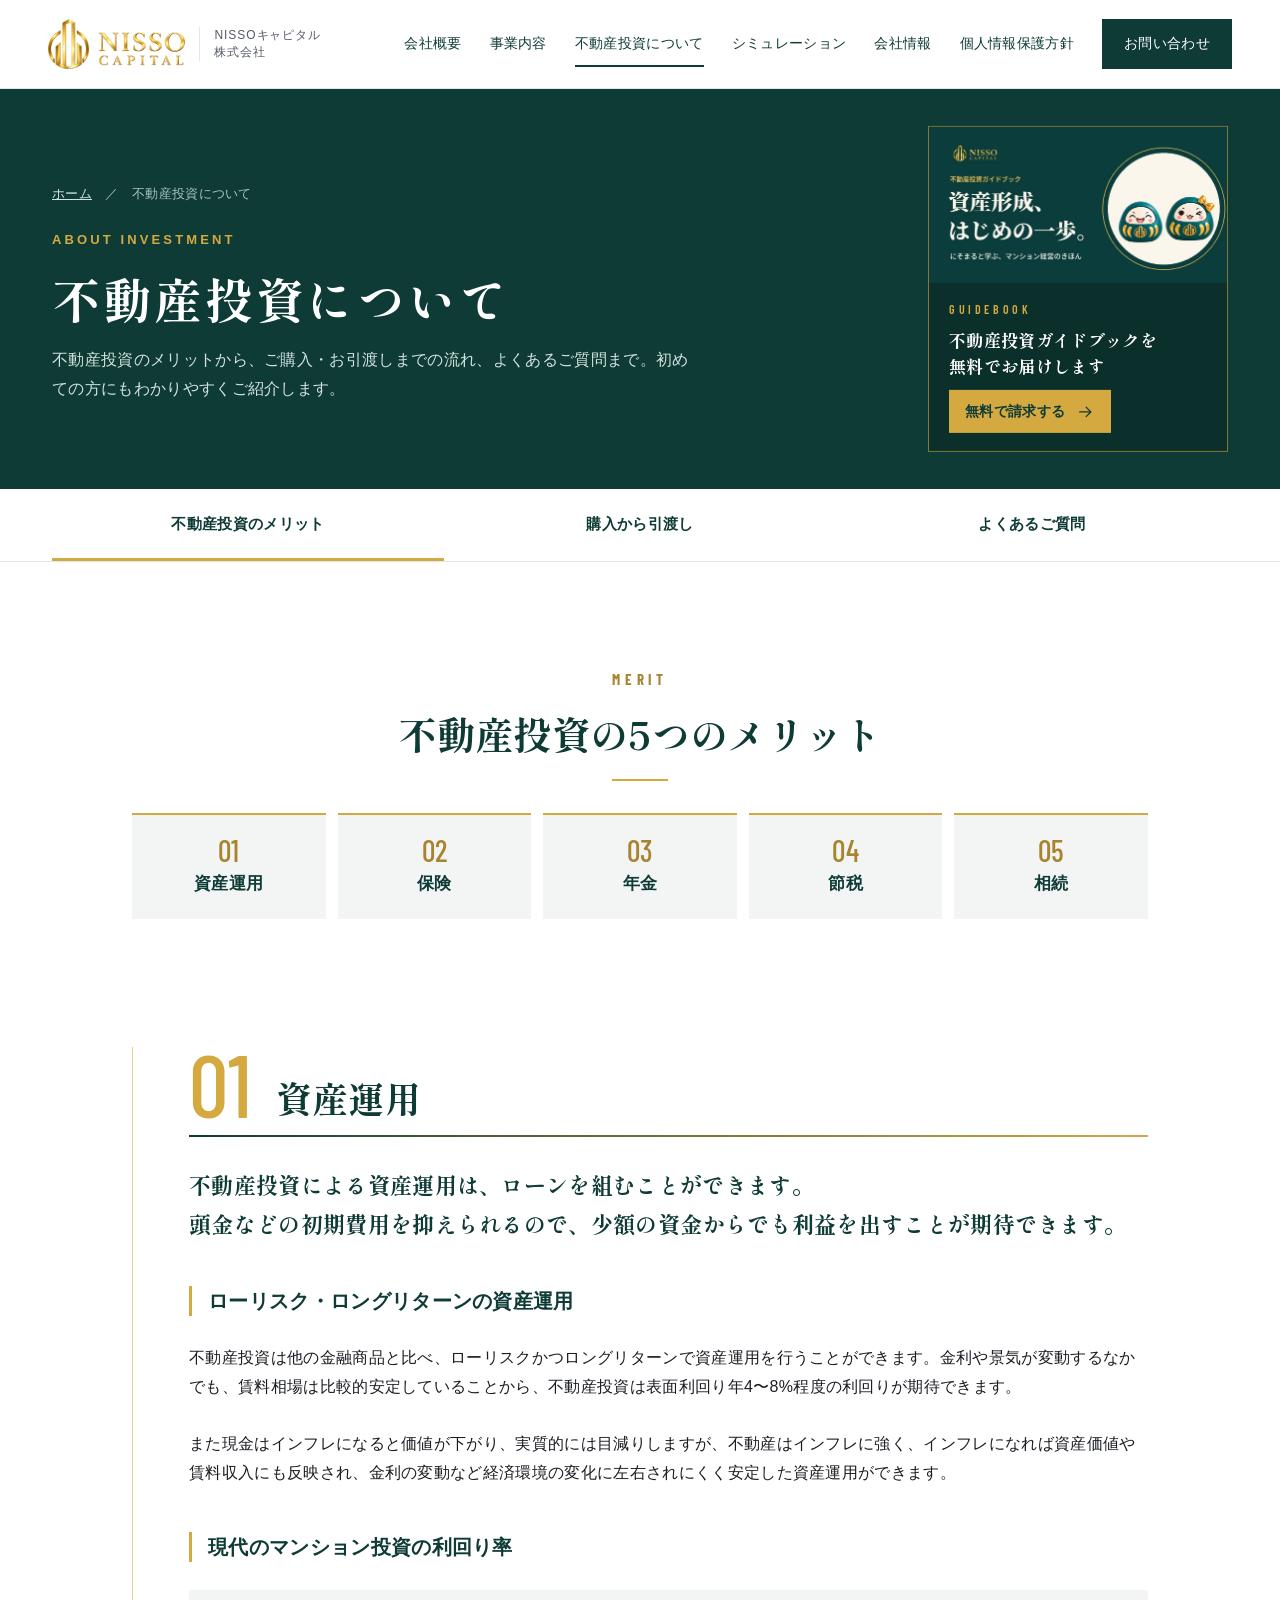
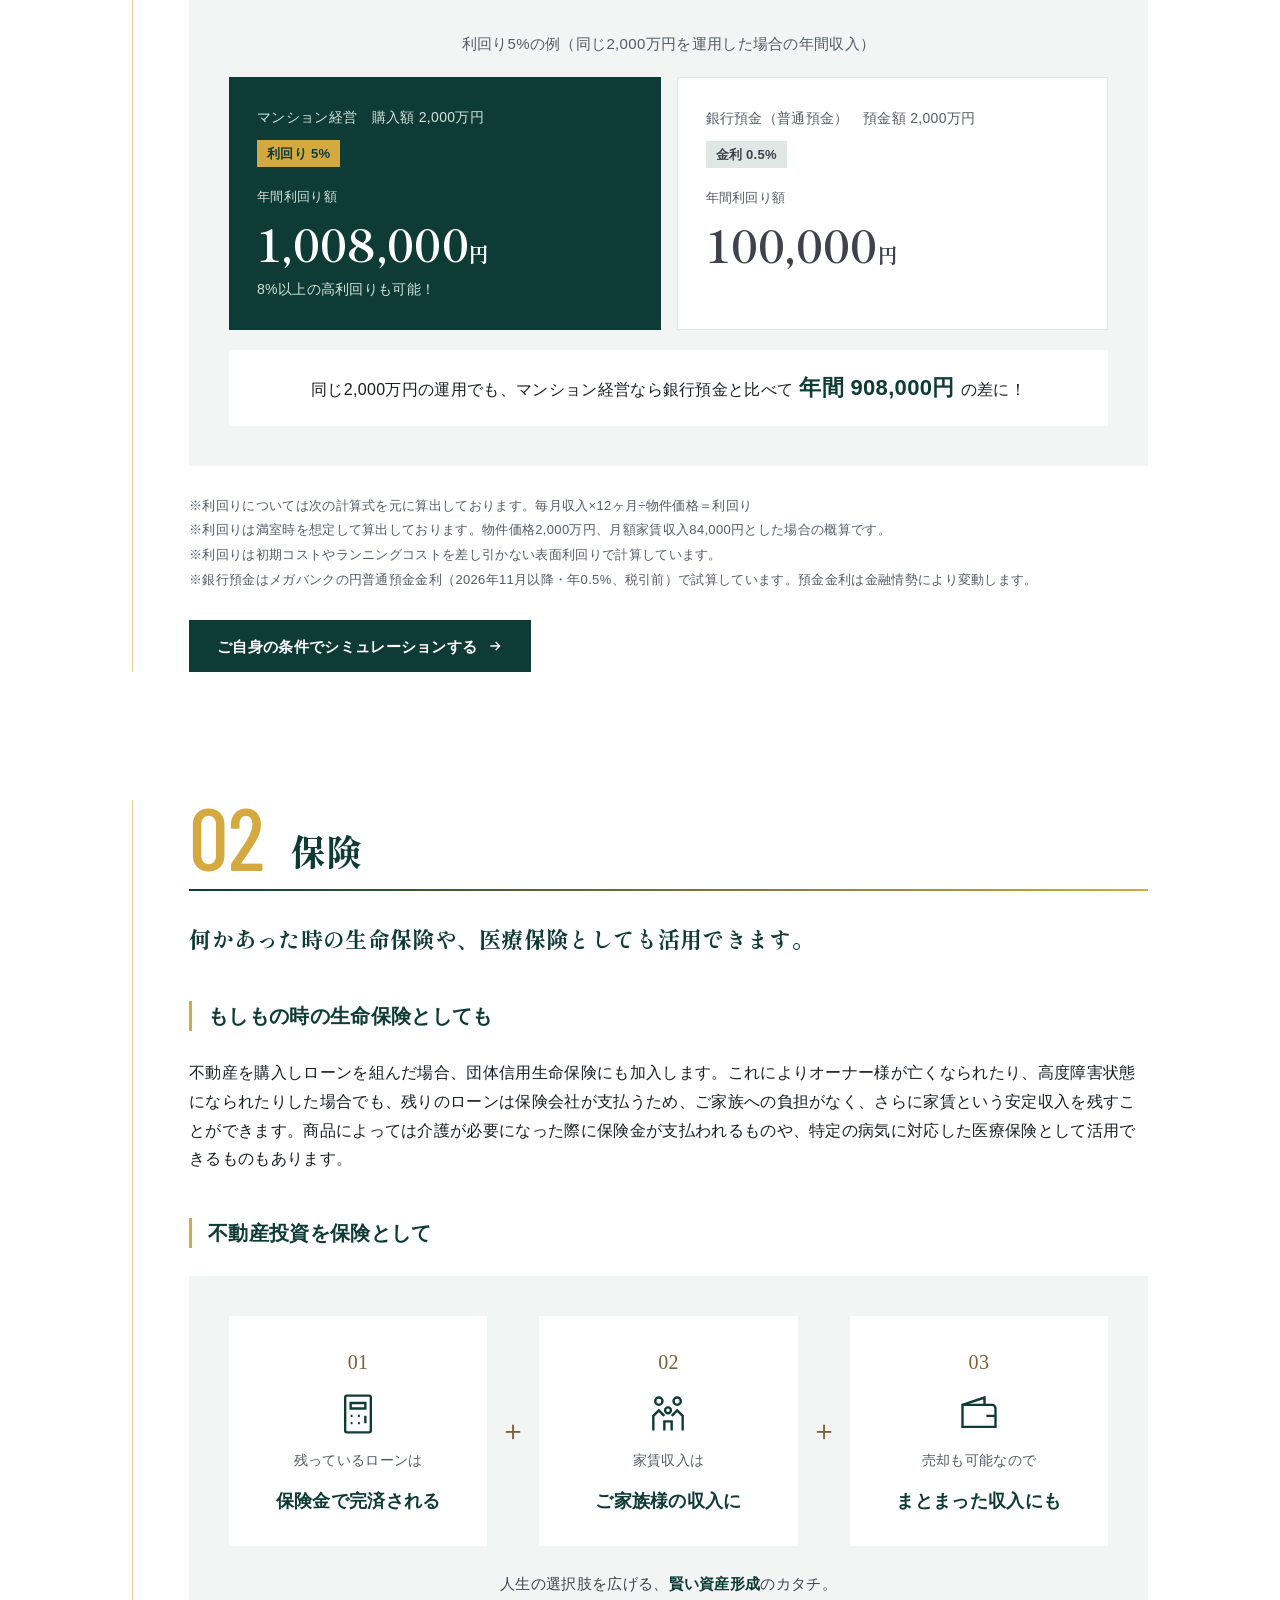
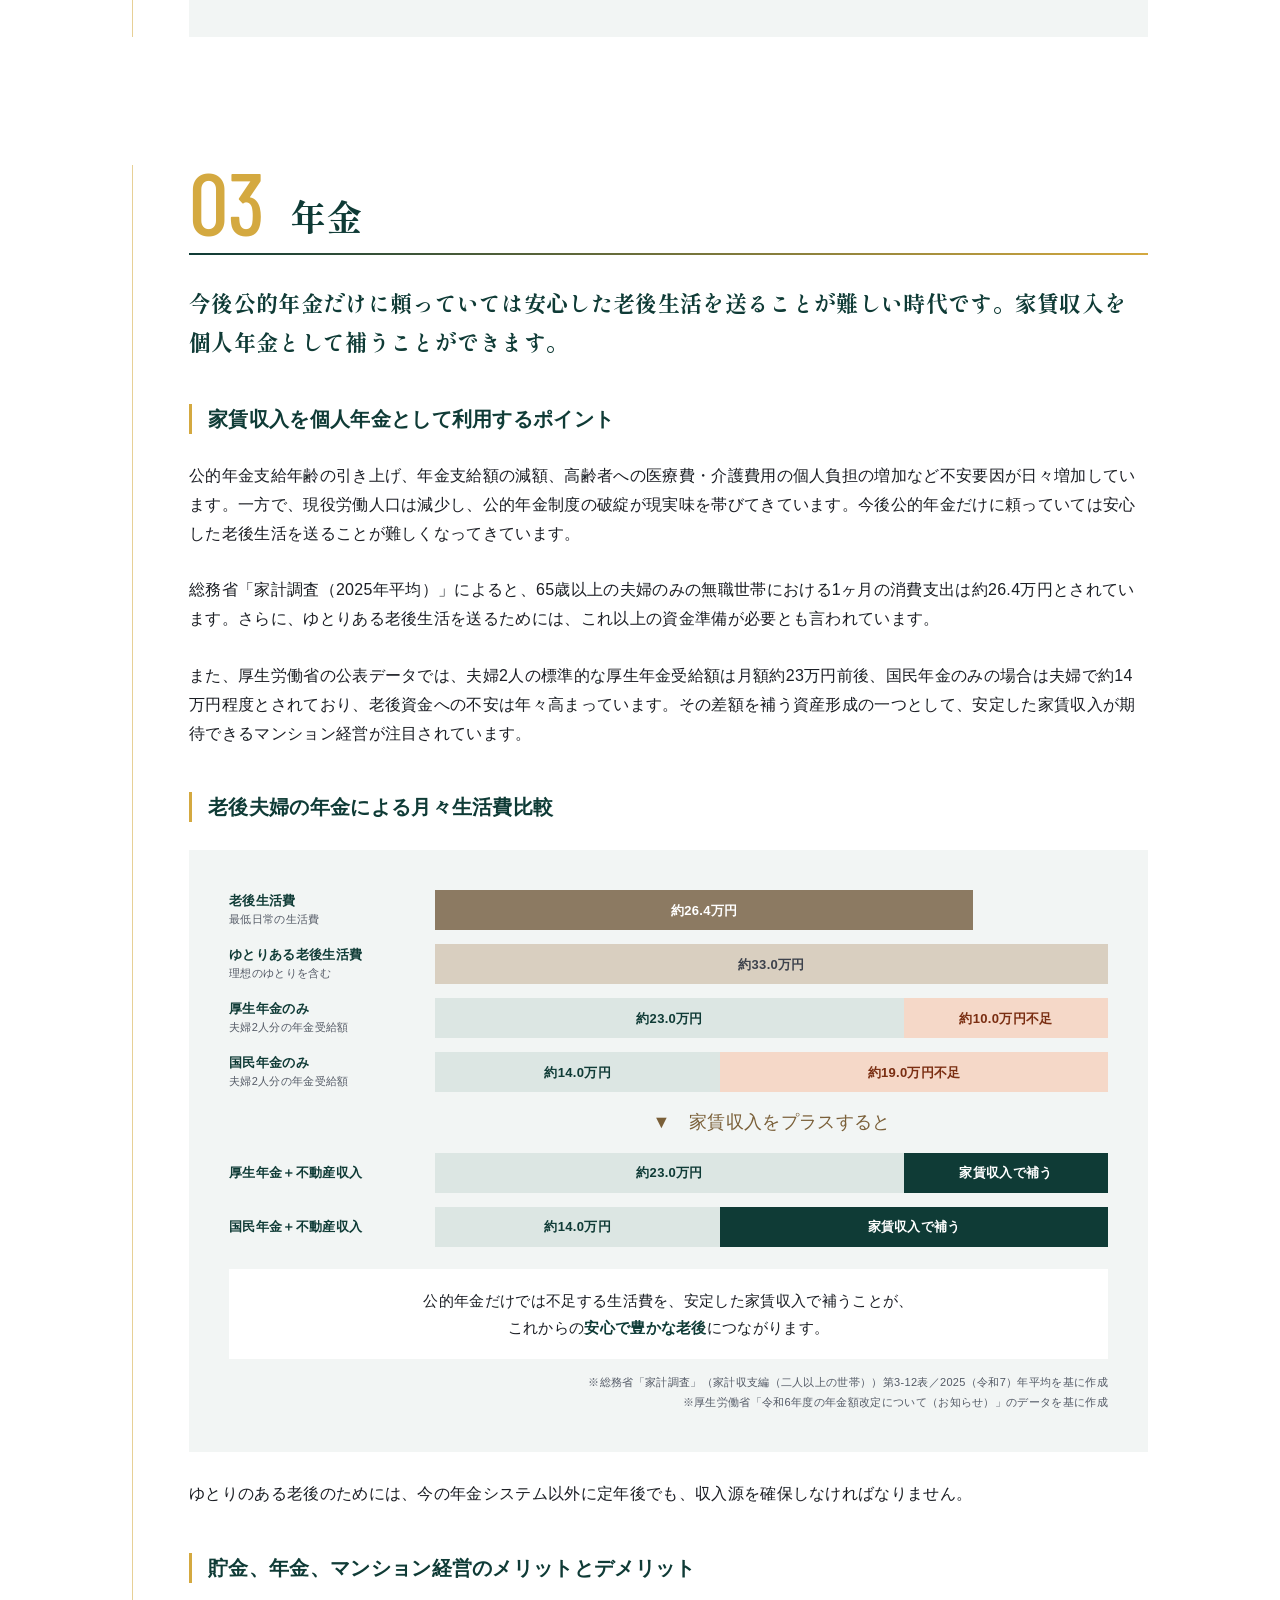
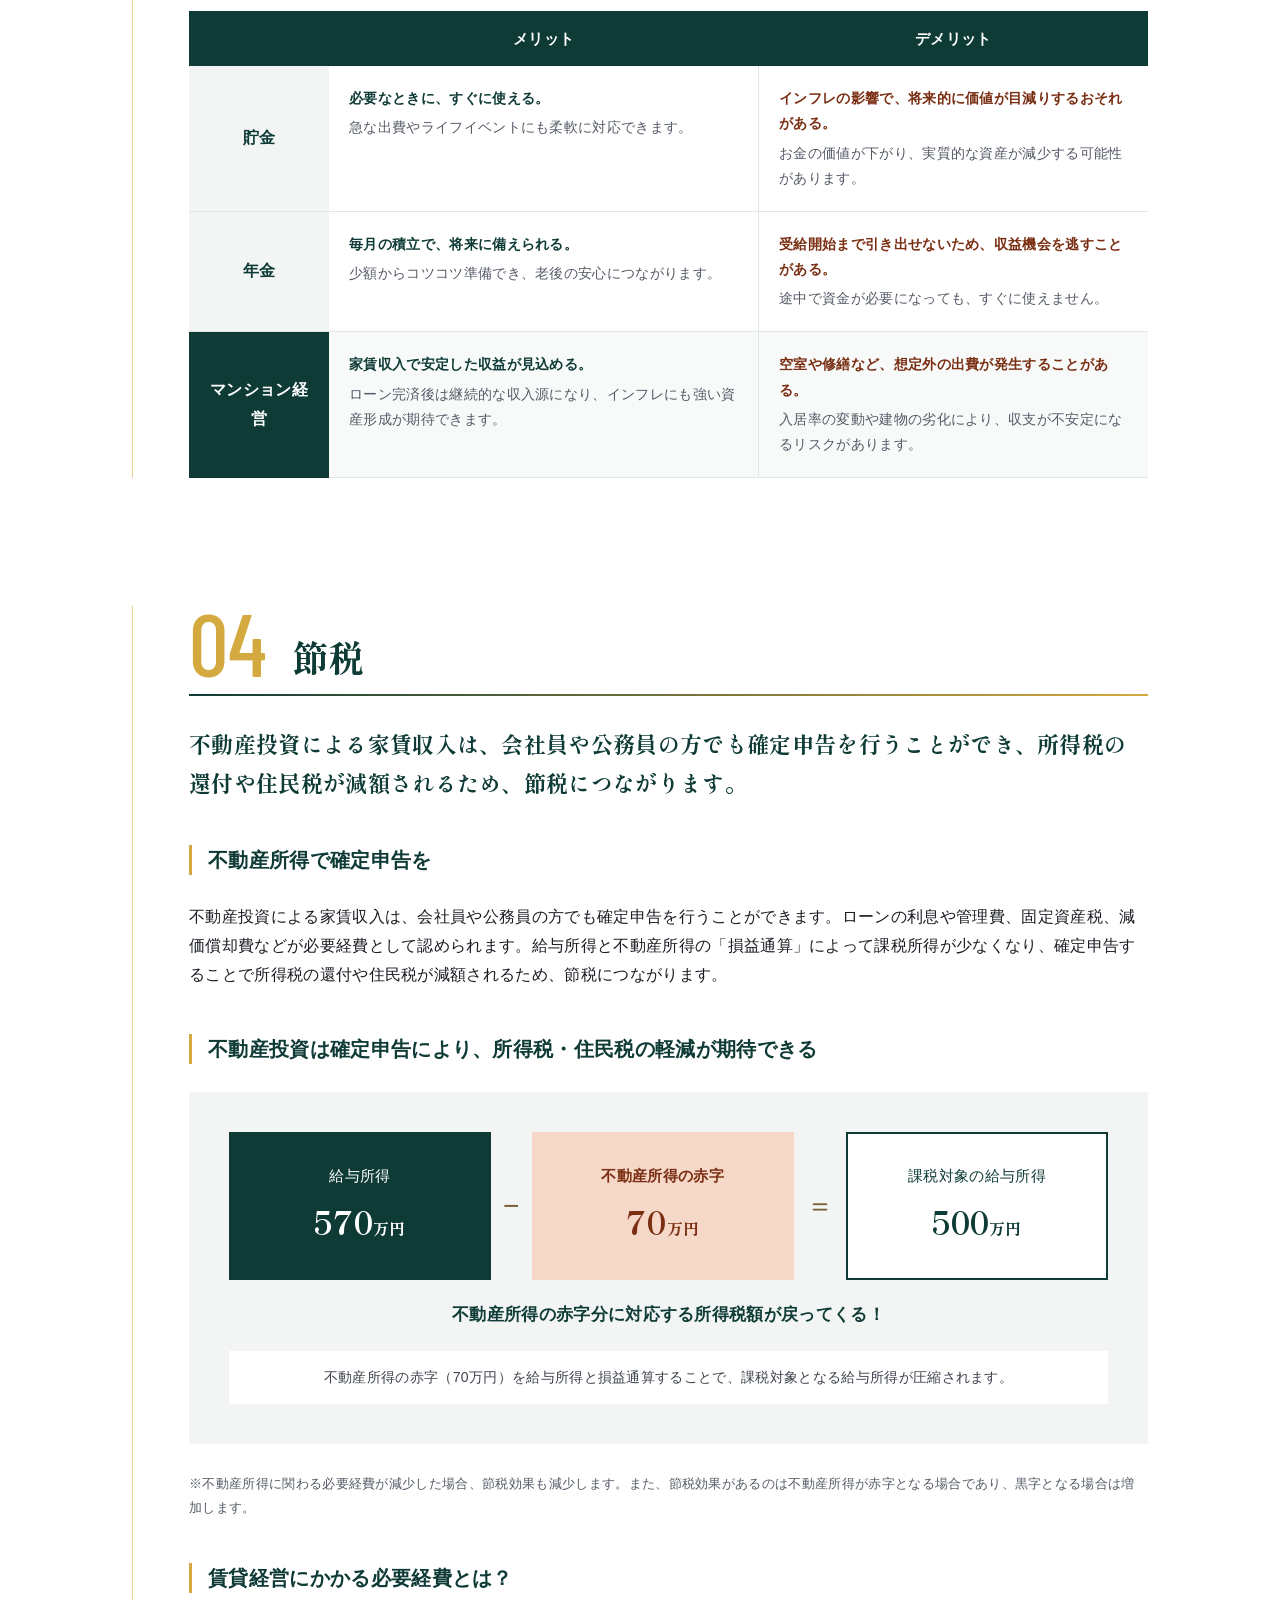
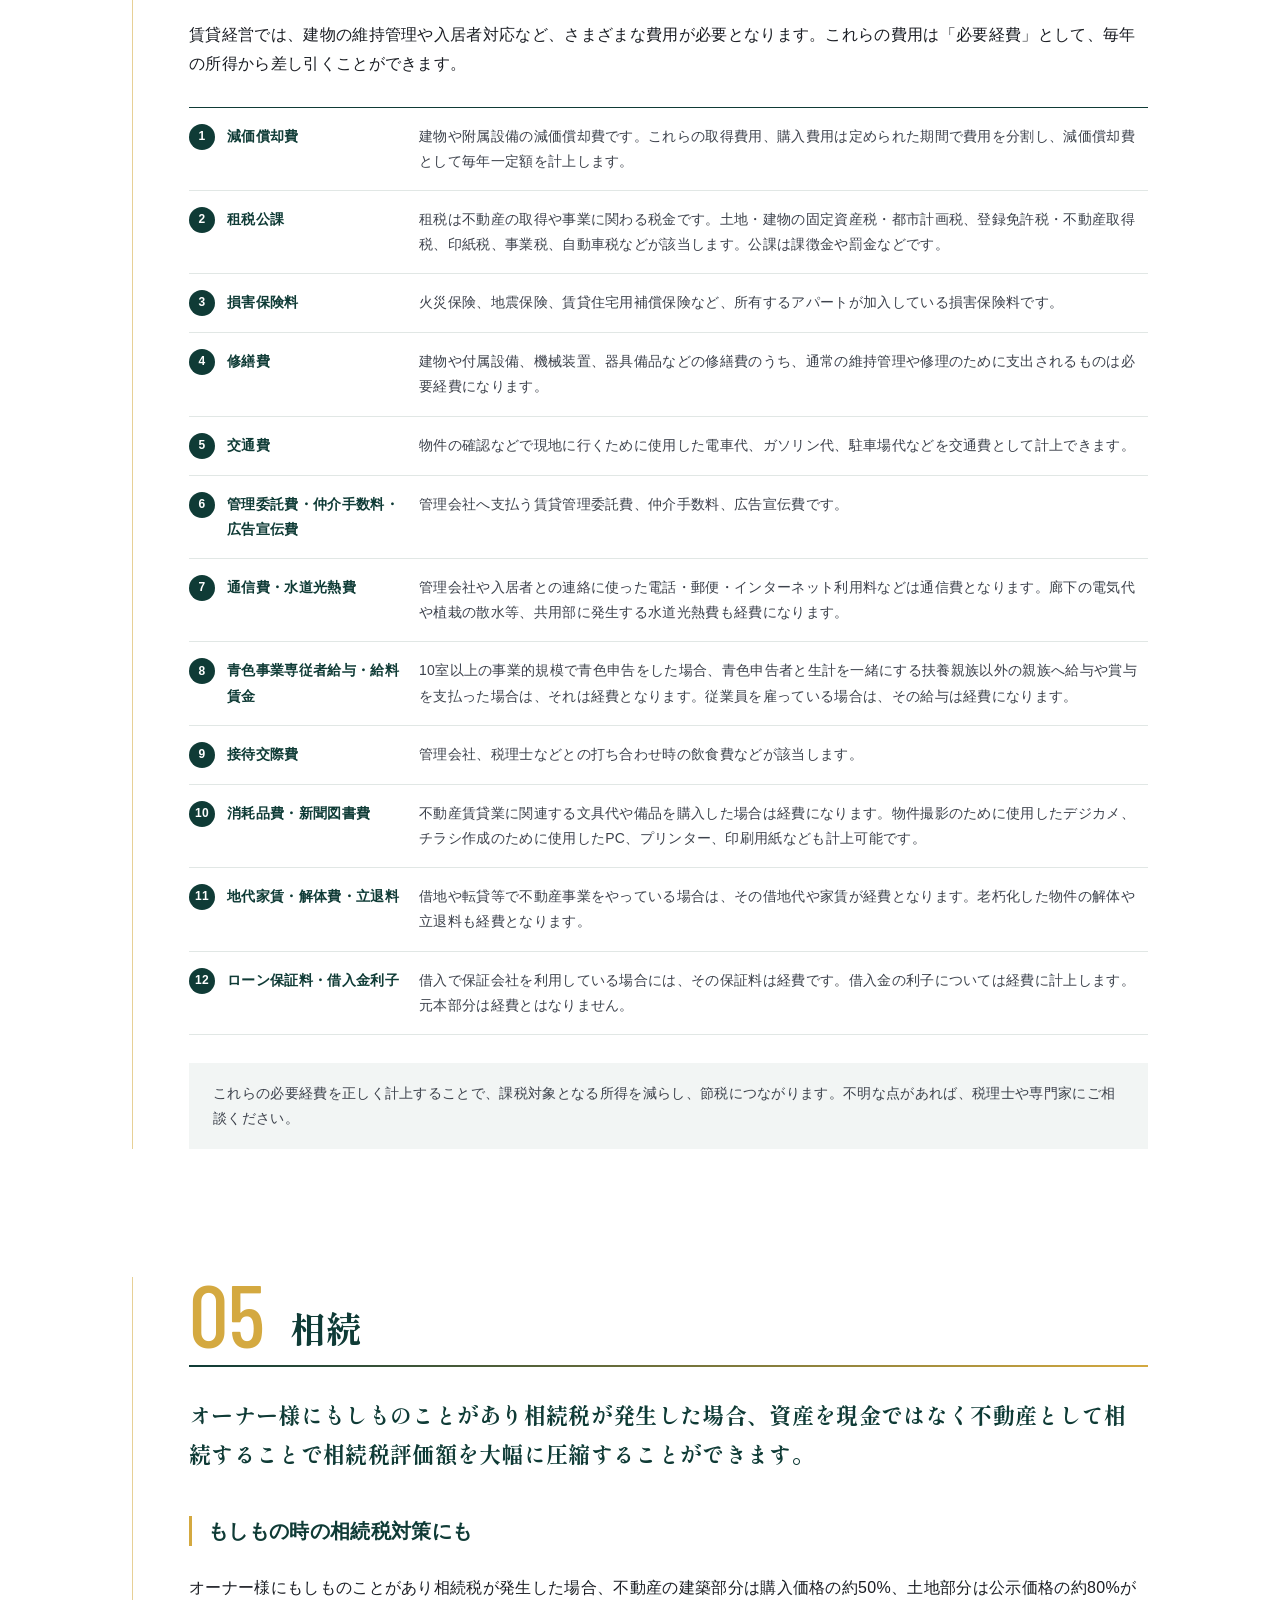
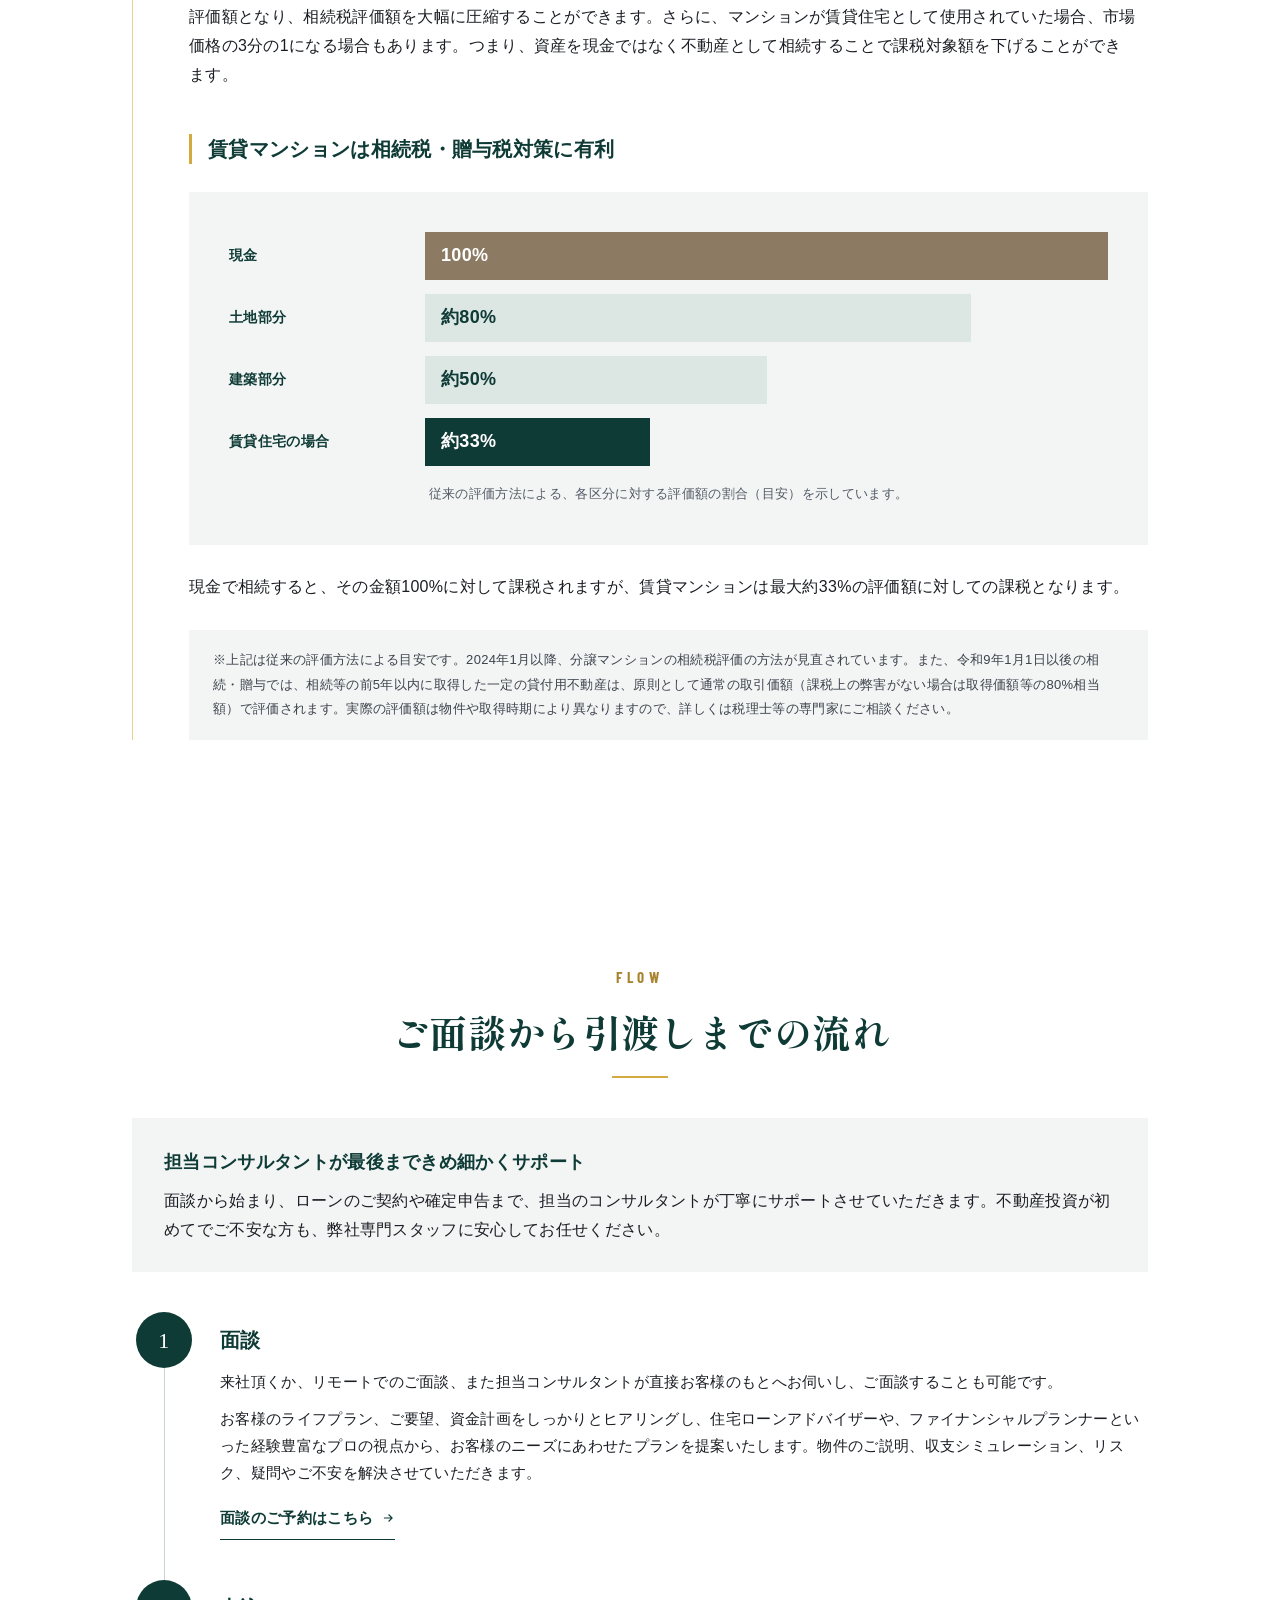
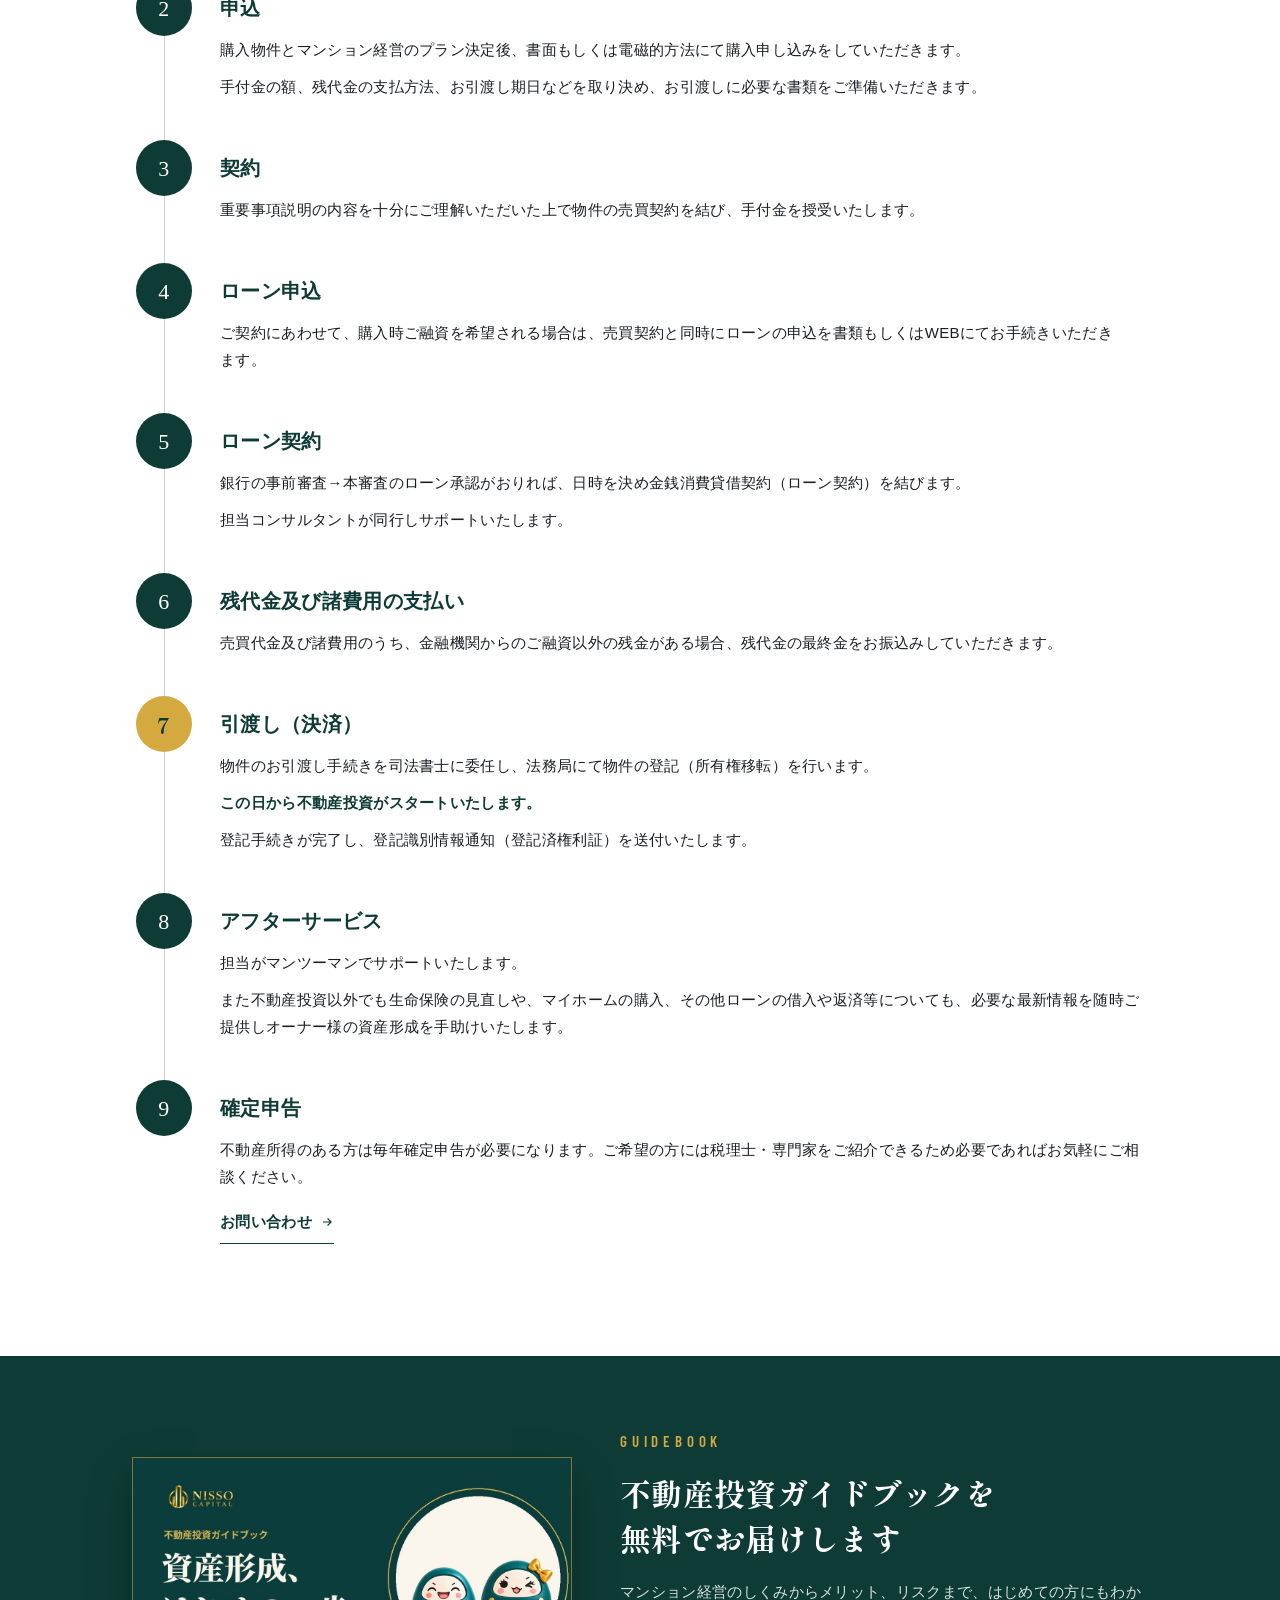
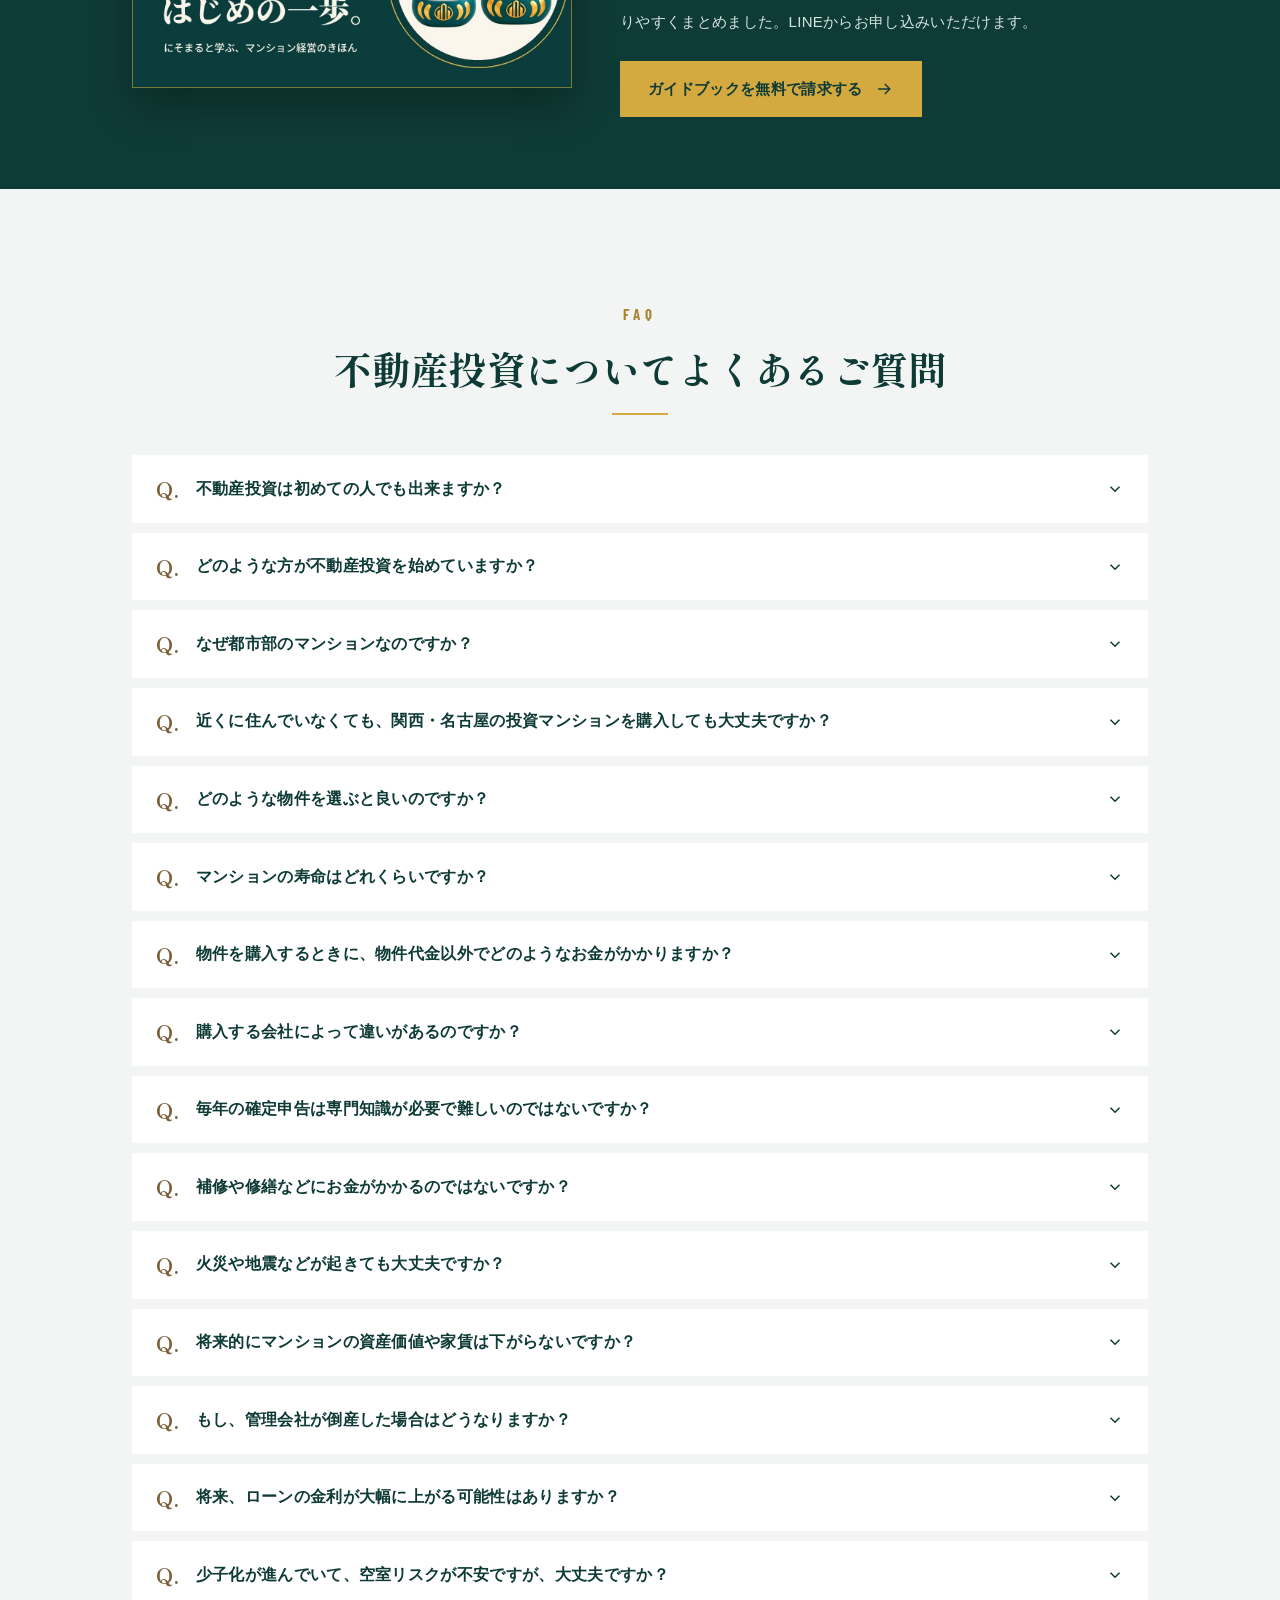
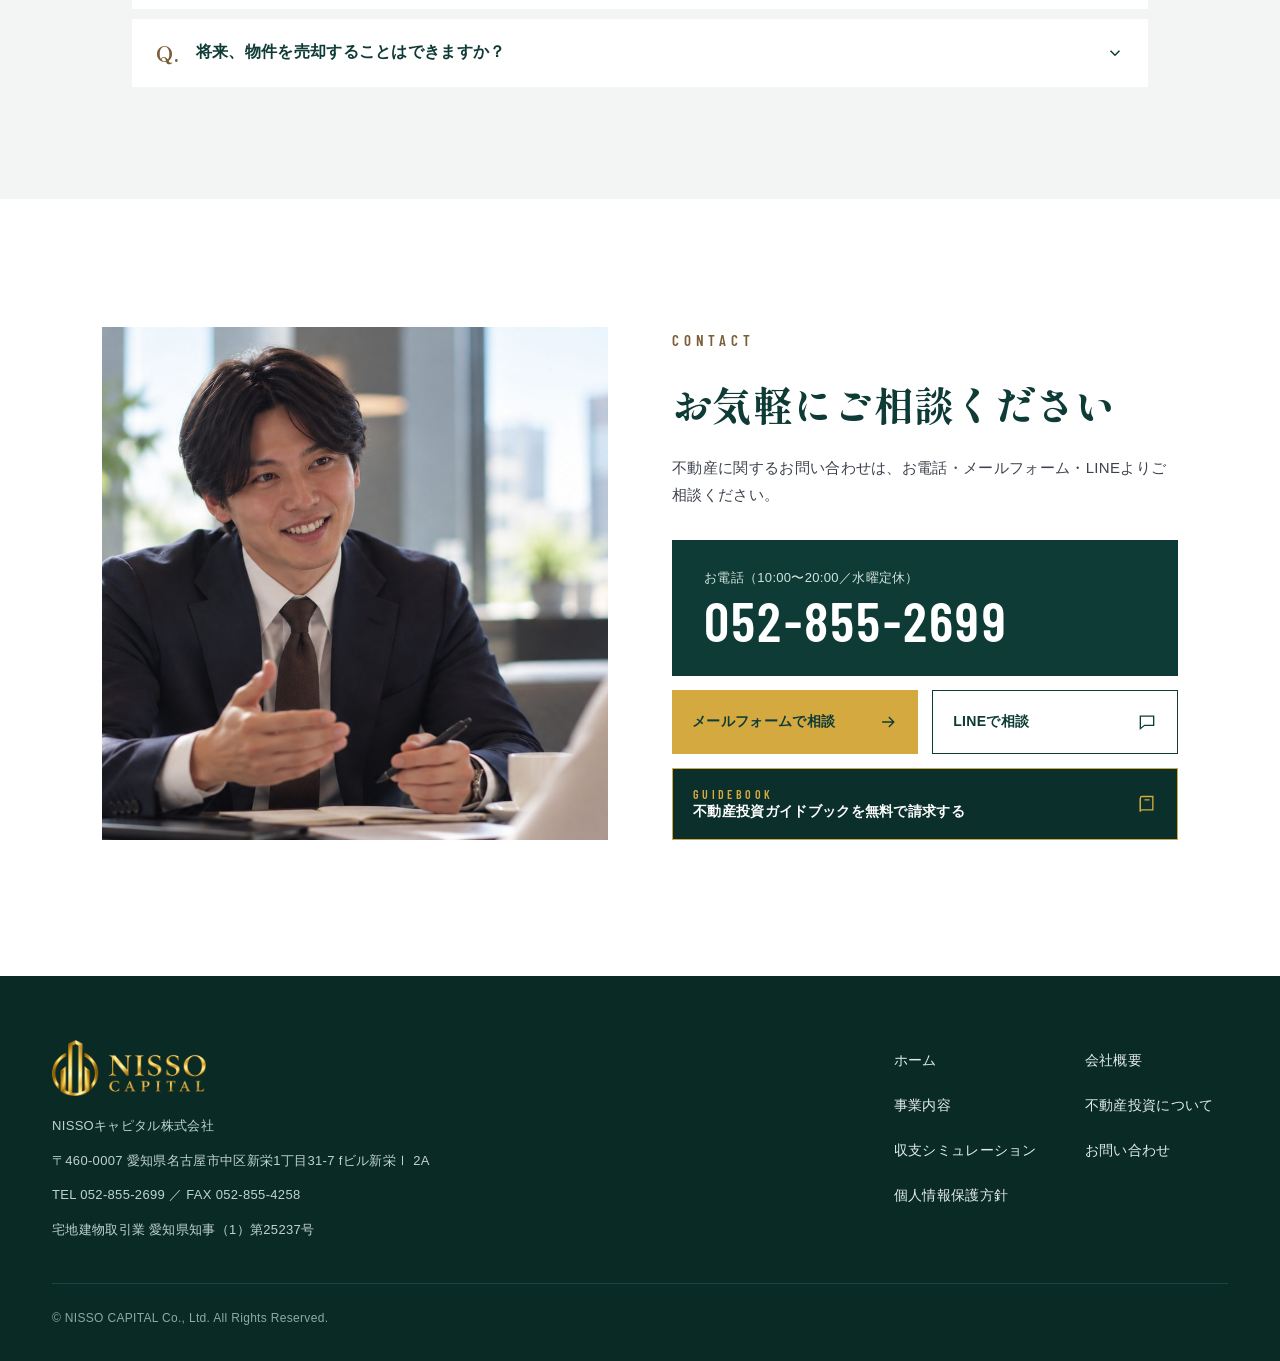
<file: invest/index.html>
<!doctype html>
<html lang="ja">
<head>
<meta charset="utf-8">
<meta name="viewport" content="width=device-width, initial-scale=1">
<title>不動産投資について｜NISSOキャピタル株式会社</title>
<meta name="description" content="不動産投資のメリット（資産運用・保険・年金・節税・相続）、ご購入から引渡しまでの流れ、よくあるご質問。">
<meta property="og:title" content="不動産投資について｜NISSOキャピタル株式会社">
<meta property="og:description" content="不動産投資のメリット（資産運用・保険・年金・節税・相続）、ご購入から引渡しまでの流れ、よくあるご質問。">
<meta property="og:type" content="website">
<meta property="og:site_name" content="NISSOキャピタル株式会社">
<meta property="og:url" content="https://nissocapital.co.jp/invest/">
<meta property="og:image" content="https://nissocapital.co.jp/assets/ogp.jpg">
<meta property="og:image:width" content="1200">
<meta property="og:image:height" content="630">
<meta name="twitter:card" content="summary_large_image">
<link rel="icon" type="image/png" href="/assets/favicon.png">
<link rel="apple-touch-icon" href="/assets/apple-touch-icon.png">
<link rel="preconnect" href="https://fonts.googleapis.com">
<link rel="preconnect" href="https://fonts.gstatic.com" crossorigin>
<link rel="stylesheet" href="https://fonts.googleapis.com/css2?family=Shippori+Mincho+B1:wght@500;700;800&amp;family=Zen+Kaku+Gothic+New:wght@400;500;700&amp;family=Barlow+Condensed:wght@500;600&amp;display=swap">
<link rel="stylesheet" href="/assets/renewal.css?v=5800e2bfcd">
</head>
<body>
<header class="site-header">
<div class="site-header__in">
<a class="brand" href="/"><img src="/assets/logo-horizontal.png" alt="NISSO CAPITAL" width="720" height="262"><span class="brand__name">NISSOキャピタル<br>株式会社</span></a>
<button type="button" class="nav-btn" aria-label="メニューを開く" aria-controls="gnav" aria-expanded="false"><span></span><span></span><span></span></button>
<nav id="gnav" class="gnav" aria-label="メインメニュー">
<a href="/#about">会社概要</a>
<a href="/services/">事業内容</a>
<a href="/invest/" aria-current="page">不動産投資について</a>
<a href="/simulator/">シミュレーション</a>
<a href="/#company">会社情報</a>
<a href="/privacy/">個人情報保護方針</a>
<a class="gnav__cta" href="/contact/">お問い合わせ</a>
</nav>
</div>
</header>
<main>
<!-- Page title -->
<section style="background: #0F3B36; color: #FFFFFF">
<div class="inv-title__in" style="max-width: 1240px; margin: 0 auto; padding: 72px 32px 64px; display: flex; flex-direction: column; gap: 14px">
<p style="margin: 0; font-size: 13px; color: #A7C2BC"><a href="/" style="color: #D3E3DF">ホーム</a>　／　不動産投資について</p>
<p style="margin: 8px 0 0; font-size: 13px; letter-spacing: 0.24em; color: #D4A940; font-weight: 700">ABOUT INVESTMENT</p>
<h1 style="margin: 0; font-family: 'Shippori Mincho B1', 'Hiragino Mincho ProN', 'Yu Mincho', serif; font-size: clamp(32px, 4vw, 48px); line-height: 1.4; letter-spacing: 0.06em">不動産投資について</h1>
<p style="margin: 0; font-size: 16px; color: #D3E3DF; max-width: 40em">不動産投資のメリットから、ご購入・お引渡しまでの流れ、よくあるご質問まで。初めての方にもわかりやすくご紹介します。</p>
<a class="inv-card" href="https://liff.line.me/2011971400-iYxJWtMK?liff_id=2011971400-iYxJWtMK&amp;code=LFYSTVYJ" target="_blank" rel="noopener"><img class="inv-card__img" src="/guide/ogp.jpg" alt="" width="1200" height="630" loading="lazy"><span class="inv-card__body"><span class="inv-card__en">GUIDEBOOK</span><span class="inv-card__ja">不動産投資ガイドブックを<br>無料でお届けします</span><span class="inv-card__cta">無料で請求する<svg class="ico" width="20" height="20" viewBox="0 0 24 24" fill="none" stroke="currentColor" stroke-width="1.6" aria-hidden="true"><path d="M5 12h14M13 6l6 6-6 6"></path></svg></span></span></a>
</div>
</section>

<!-- Section nav -->
<nav aria-label="ページ内メニュー" style="background: #FFFFFF; border-bottom: 1px solid #E1E7E5">
<div style="max-width: 1240px; margin: 0 auto; padding: 0 32px; display: grid; grid-template-columns: repeat(auto-fit, minmax(220px, 1fr))">
<a href="#merit" style="display: flex; align-items: center; justify-content: center; gap: 10px; min-height: 72px; text-decoration: none; font-weight: 700; font-size: 15px; border-bottom: 3px solid #0F3B36">不動産投資のメリット</a>
<a href="#flow" style="display: flex; align-items: center; justify-content: center; gap: 10px; min-height: 72px; text-decoration: none; font-weight: 700; font-size: 15px; border-bottom: 3px solid transparent">購入から引渡し</a>
<a href="#faq" style="display: flex; align-items: center; justify-content: center; gap: 10px; min-height: 72px; text-decoration: none; font-weight: 700; font-size: 15px; border-bottom: 3px solid transparent">よくあるご質問</a>
</div>
</nav>

<!-- ===== MERIT ===== -->
<section id="merit" style="background: #FFFFFF">
<div style="max-width: 1080px; margin: 0 auto; padding: 104px 32px 40px; display: flex; flex-direction: column; gap: 32px">
<div style="display: flex; flex-direction: column; gap: 12px; text-align: center; align-items: center">
<p style="margin: 0; font-size: 13px; letter-spacing: 0.24em; color: #7A5F38; font-weight: 700">MERIT</p>
<h2 style="margin: 0; font-family: 'Shippori Mincho B1', 'Hiragino Mincho ProN', 'Yu Mincho', serif; font-size: clamp(28px, 3vw, 40px); line-height: 1.5; color: #0F3B36">不動産投資の5つのメリット</h2>
</div>
<div style="display: grid; grid-template-columns: repeat(auto-fit, minmax(150px, 1fr)); gap: 12px">
<a href="#m1" style="display: flex; flex-direction: column; align-items: center; gap: 4px; padding: 20px 12px; background: #F2F5F4; text-decoration: none"><span style="font-family: 'Shippori Mincho B1', serif; font-size: 22px; color: #7A5F38">01</span><span style="font-weight: 700; font-size: 17px">資産運用</span></a>
<a href="#m2" style="display: flex; flex-direction: column; align-items: center; gap: 4px; padding: 20px 12px; background: #F2F5F4; text-decoration: none"><span style="font-family: 'Shippori Mincho B1', serif; font-size: 22px; color: #7A5F38">02</span><span style="font-weight: 700; font-size: 17px">保険</span></a>
<a href="#m3" style="display: flex; flex-direction: column; align-items: center; gap: 4px; padding: 20px 12px; background: #F2F5F4; text-decoration: none"><span style="font-family: 'Shippori Mincho B1', serif; font-size: 22px; color: #7A5F38">03</span><span style="font-weight: 700; font-size: 17px">年金</span></a>
<a href="#m4" style="display: flex; flex-direction: column; align-items: center; gap: 4px; padding: 20px 12px; background: #F2F5F4; text-decoration: none"><span style="font-family: 'Shippori Mincho B1', serif; font-size: 22px; color: #7A5F38">04</span><span style="font-weight: 700; font-size: 17px">節税</span></a>
<a href="#m5" style="display: flex; flex-direction: column; align-items: center; gap: 4px; padding: 20px 12px; background: #F2F5F4; text-decoration: none"><span style="font-family: 'Shippori Mincho B1', serif; font-size: 22px; color: #7A5F38">05</span><span style="font-weight: 700; font-size: 17px">相続</span></a>
</div>
</div>

<!-- 01 資産運用 -->
<article id="m1" class="inv-art" style="max-width: 1080px; margin: 0 auto; padding: 88px 32px 40px">
<div class="inv-art__box" style="position: relative; display: flex; flex-direction: column; gap: 28px; padding-left: 56px; border-left: 1px solid #C9D4D1">
<div class="inv-art__head" style="display: flex; align-items: flex-end; gap: 24px; padding-bottom: 18px; border-bottom: 2px solid #0F3B36"><span class="inv-art__num" aria-hidden="true" style="font-family: 'Barlow Condensed', 'Arial Narrow', sans-serif; font-weight: 500; font-size: 88px; line-height: 0.82; color: #0F3B36">01</span><div style="display: flex; flex-direction: column; gap: 2px"><h3 class="inv-art__title" style="margin: 0; font-family: 'Shippori Mincho B1', 'Hiragino Mincho ProN', 'Yu Mincho', serif; font-size: 36px; font-weight: 800; color: #0F3B36; line-height: 1.2">資産運用</h3></div></div>
<p class="inv-art__lead" style="margin: 0; font-family: 'Shippori Mincho B1', 'Hiragino Mincho ProN', 'Yu Mincho', serif; font-size: 22px; font-weight: 700; color: #0F3B36; line-height: 1.75">不動産投資による資産運用は、ローンを組むことができます。<br>頭金などの初期費用を抑えられるので、少額の資金からでも利益を出すことが期待できます。</p>

<h4 style="margin: 16px 0 0; font-size: 20px; color: #0F3B36; padding-left: 16px; border-left: 3px solid #0F3B36; line-height: 1.5">ローリスク・ロングリターンの資産運用</h4>
<p style="margin: 0; font-size: 16px">不動産投資は他の金融商品と比べ、ローリスクかつロングリターンで資産運用を行うことができます。金利や景気が変動するなかでも、賃料相場は比較的安定していることから、不動産投資は表面利回り年4〜8%程度の利回りが期待できます。</p>
<p style="margin: 0; font-size: 16px">また現金はインフレになると価値が下がり、実質的には目減りしますが、不動産はインフレに強く、インフレになれば資産価値や賃料収入にも反映され、金利の変動など経済環境の変化に左右されにくく安定した資産運用ができます。</p>

<h4 style="margin: 16px 0 0; font-size: 20px; color: #0F3B36; padding-left: 16px; border-left: 3px solid #0F3B36; line-height: 1.5">現代のマンション投資の利回り率</h4>
<figure style="margin: 0; background: #F2F5F4; padding: clamp(20px, 4vw, 40px); display: flex; flex-direction: column; gap: 20px">
<figcaption style="text-align: center; font-size: 15px; color: #545A66">利回り5%の例（同じ2,000万円を運用した場合の年間収入）</figcaption>
<div style="display: grid; grid-template-columns: repeat(auto-fit, minmax(260px, 1fr)); gap: 16px">
<div style="background: #0F3B36; color: #FFFFFF; padding: 28px; display: flex; flex-direction: column; gap: 10px">
<span style="font-size: 14px; color: #D3E3DF">マンション経営　購入額 2,000万円</span>
<span style="align-self: flex-start; font-size: 13px; font-weight: 700; background: #D4A940; color: #0F3B36; padding: 2px 10px">利回り 5%</span>
<span style="font-size: 13px; color: #D3E3DF; margin-top: 8px">年間利回り額</span>
<span style="font-family: 'Shippori Mincho B1', serif; font-size: 44px; line-height: 1.1; font-weight: 700">1,008,000<span style="font-size: 20px">円</span></span>
<span style="font-size: 14px; color: #D3E3DF">8%以上の高利回りも可能！</span>
</div>
<div style="background: #FFFFFF; border: 1px solid #E1E7E5; padding: 28px; display: flex; flex-direction: column; gap: 10px">
<span style="font-size: 14px; color: #545A66">銀行預金（普通預金）　預金額 2,000万円</span>
<span style="align-self: flex-start; font-size: 13px; font-weight: 700; background: #E1E7E5; color: #3D424C; padding: 2px 10px">金利 0.5%</span>
<span style="font-size: 13px; color: #545A66; margin-top: 8px">年間利回り額</span>
<span style="font-family: 'Shippori Mincho B1', serif; font-size: 44px; line-height: 1.1; font-weight: 700; color: #3D424C">100,000<span style="font-size: 20px">円</span></span>
</div>
</div>
<p style="margin: 0; background: #FFFFFF; padding: 18px 24px; font-size: 16px; text-align: center">同じ2,000万円の運用でも、マンション経営なら銀行預金と比べて<strong style="font-size: 22px; color: #0F3B36; padding: 0 6px">年間 908,000円</strong>の差に！</p>
</figure>
<ul style="margin: 0; padding: 0; list-style: none; font-size: 13px; color: #545A66; line-height: 1.9">
<li>※利回りについては次の計算式を元に算出しております。毎月収入×12ヶ月÷物件価格＝利回り</li>
<li>※利回りは満室時を想定して算出しております。物件価格2,000万円、月額家賃収入84,000円とした場合の概算です。</li>
<li>※利回りは初期コストやランニングコストを差し引かない表面利回りで計算しています。</li>
<li>※銀行預金はメガバンクの円普通預金金利（2026年11月以降・年0.5%、税引前）で試算しています。預金金利は金融情勢により変動します。</li>
</ul>
<a href="/simulator/" style="align-self: flex-start; display: inline-flex; align-items: center; gap: 10px; min-height: 52px; padding: 0 28px; background: #0F3B36; color: #FFFFFF; text-decoration: none; font-weight: 700; font-size: 15px">ご自身の条件でシミュレーションする<svg width="16" height="16" viewBox="0 0 24 24" fill="none" stroke="currentColor" stroke-width="2" aria-hidden="true"><path d="M5 12h14M13 6l6 6-6 6"></path></svg></a>
</div>
</article>

<!-- 02 保険 -->
<article id="m2" class="inv-art" style="max-width: 1080px; margin: 0 auto; padding: 88px 32px 40px">
<div class="inv-art__box" style="position: relative; display: flex; flex-direction: column; gap: 28px; padding-left: 56px; border-left: 1px solid #C9D4D1">
<div class="inv-art__head" style="display: flex; align-items: flex-end; gap: 24px; padding-bottom: 18px; border-bottom: 2px solid #0F3B36"><span class="inv-art__num" aria-hidden="true" style="font-family: 'Barlow Condensed', 'Arial Narrow', sans-serif; font-weight: 500; font-size: 88px; line-height: 0.82; color: #0F3B36">02</span><div style="display: flex; flex-direction: column; gap: 2px"><h3 class="inv-art__title" style="margin: 0; font-family: 'Shippori Mincho B1', 'Hiragino Mincho ProN', 'Yu Mincho', serif; font-size: 36px; font-weight: 800; color: #0F3B36; line-height: 1.2">保険</h3></div></div>
<p class="inv-art__lead" style="margin: 0; font-family: 'Shippori Mincho B1', 'Hiragino Mincho ProN', 'Yu Mincho', serif; font-size: 22px; font-weight: 700; color: #0F3B36; line-height: 1.75">何かあった時の生命保険や、医療保険としても活用できます。</p>

<h4 style="margin: 16px 0 0; font-size: 20px; color: #0F3B36; padding-left: 16px; border-left: 3px solid #0F3B36; line-height: 1.5">もしもの時の生命保険としても</h4>
<p style="margin: 0; font-size: 16px">不動産を購入しローンを組んだ場合、団体信用生命保険にも加入します。これによりオーナー様が亡くなられたり、高度障害状態になられたりした場合でも、残りのローンは保険会社が支払うため、ご家族への負担がなく、さらに家賃という安定収入を残すことができます。商品によっては介護が必要になった際に保険金が支払われるものや、特定の病気に対応した医療保険として活用できるものもあります。</p>

<h4 style="margin: 16px 0 0; font-size: 20px; color: #0F3B36; padding-left: 16px; border-left: 3px solid #0F3B36; line-height: 1.5">不動産投資を保険として</h4>
<figure style="margin: 0; background: #F2F5F4; padding: clamp(20px, 4vw, 40px); display: flex; flex-direction: column; gap: 24px">
<div style="display: flex; flex-wrap: wrap; align-items: center; justify-content: center; gap: 12px">
<div style="flex: 1 1 200px; background: #FFFFFF; padding: 28px 20px; display: flex; flex-direction: column; align-items: center; gap: 12px; text-align: center">
<span style="font-family: 'Shippori Mincho B1', serif; font-size: 20px; color: #7A5F38">01</span>
<svg width="44" height="44" viewBox="0 0 24 24" fill="none" stroke="#0F3B36" stroke-width="1.3" aria-hidden="true"><rect x="5" y="2" width="14" height="20" rx="1"></rect><path d="M8 6h8v3H8zM8 13h1M12 13h1M16 13h0M8 17h1M12 17h1M16 13v4"></path></svg>
<span style="font-size: 14px; color: #545A66">残っているローンは</span>
<span style="font-size: 18px; font-weight: 700; color: #0F3B36">保険金で完済される</span>
</div>
<span aria-hidden="true" style="font-size: 28px; color: #7A5F38">＋</span>
<div style="flex: 1 1 200px; background: #FFFFFF; padding: 28px 20px; display: flex; flex-direction: column; align-items: center; gap: 12px; text-align: center">
<span style="font-family: 'Shippori Mincho B1', serif; font-size: 20px; color: #7A5F38">02</span>
<svg width="44" height="44" viewBox="0 0 24 24" fill="none" stroke="#0F3B36" stroke-width="1.3" aria-hidden="true"><circle cx="7" cy="5" r="2"></circle><circle cx="17" cy="5" r="2"></circle><circle cx="12" cy="10" r="1.6"></circle><path d="M4 21v-8l3-3 3 3M20 21v-8l-3-3-3 3M10 21v-5h4v5"></path></svg>
<span style="font-size: 14px; color: #545A66">家賃収入は</span>
<span style="font-size: 18px; font-weight: 700; color: #0F3B36">ご家族様の収入に</span>
</div>
<span aria-hidden="true" style="font-size: 28px; color: #7A5F38">＋</span>
<div style="flex: 1 1 200px; background: #FFFFFF; padding: 28px 20px; display: flex; flex-direction: column; align-items: center; gap: 12px; text-align: center">
<span style="font-family: 'Shippori Mincho B1', serif; font-size: 20px; color: #7A5F38">03</span>
<svg width="44" height="44" viewBox="0 0 24 24" fill="none" stroke="#0F3B36" stroke-width="1.3" aria-hidden="true"><path d="M3 7h16a2 2 0 0 1 2 2v10H3z"></path><path d="M3 7l12-4v4M16 13h5"></path></svg>
<span style="font-size: 14px; color: #545A66">売却も可能なので</span>
<span style="font-size: 18px; font-weight: 700; color: #0F3B36">まとまった収入にも</span>
</div>
</div>
<figcaption style="text-align: center; font-size: 15px; color: #3D424C">人生の選択肢を広げる、<strong style="color: #0F3B36">賢い資産形成</strong>のカタチ。</figcaption>
</figure>
</div>
</article>

<!-- 03 年金 -->
<article id="m3" class="inv-art" style="max-width: 1080px; margin: 0 auto; padding: 88px 32px 40px">
<div class="inv-art__box" style="position: relative; display: flex; flex-direction: column; gap: 28px; padding-left: 56px; border-left: 1px solid #C9D4D1">
<div class="inv-art__head" style="display: flex; align-items: flex-end; gap: 24px; padding-bottom: 18px; border-bottom: 2px solid #0F3B36"><span class="inv-art__num" aria-hidden="true" style="font-family: 'Barlow Condensed', 'Arial Narrow', sans-serif; font-weight: 500; font-size: 88px; line-height: 0.82; color: #0F3B36">03</span><div style="display: flex; flex-direction: column; gap: 2px"><h3 class="inv-art__title" style="margin: 0; font-family: 'Shippori Mincho B1', 'Hiragino Mincho ProN', 'Yu Mincho', serif; font-size: 36px; font-weight: 800; color: #0F3B36; line-height: 1.2">年金</h3></div></div>
<p class="inv-art__lead" style="margin: 0; font-family: 'Shippori Mincho B1', 'Hiragino Mincho ProN', 'Yu Mincho', serif; font-size: 22px; font-weight: 700; color: #0F3B36; line-height: 1.75">今後公的年金だけに頼っていては安心した老後生活を送ることが難しい時代です。家賃収入を個人年金として補うことができます。</p>

<h4 style="margin: 16px 0 0; font-size: 20px; color: #0F3B36; padding-left: 16px; border-left: 3px solid #0F3B36; line-height: 1.5">家賃収入を個人年金として利用するポイント</h4>
<p style="margin: 0; font-size: 16px">公的年金支給年齢の引き上げ、年金支給額の減額、高齢者への医療費・介護費用の個人負担の増加など不安要因が日々増加しています。一方で、現役労働人口は減少し、公的年金制度の破綻が現実味を帯びてきています。今後公的年金だけに頼っていては安心した老後生活を送ることが難しくなってきています。</p>
<p style="margin: 0; font-size: 16px">総務省「家計調査（2025年平均）」によると、65歳以上の夫婦のみの無職世帯における1ヶ月の消費支出は約26.4万円とされています。さらに、ゆとりある老後生活を送るためには、これ以上の資金準備が必要とも言われています。</p>
<p style="margin: 0; font-size: 16px">また、厚生労働省の公表データでは、夫婦2人の標準的な厚生年金受給額は月額約23万円前後、国民年金のみの場合は夫婦で約14万円程度とされており、老後資金への不安は年々高まっています。その差額を補う資産形成の一つとして、安定した家賃収入が期待できるマンション経営が注目されています。</p>

<h4 style="margin: 16px 0 0; font-size: 20px; color: #0F3B36; padding-left: 16px; border-left: 3px solid #0F3B36; line-height: 1.5">老後夫婦の年金による月々生活費比較</h4>
<figure style="margin: 0; background: #F2F5F4; padding: clamp(20px, 4vw, 40px); display: flex; flex-direction: column; gap: 14px">
<div style="display: grid; grid-template-columns: minmax(120px, 190px) minmax(0, 1fr); gap: 14px 16px; align-items: center; font-size: 13px">
<span style="font-weight: 700; color: #0F3B36; line-height: 1.4">老後生活費<br><span style="font-weight: 400; font-size: 11px; color: #545A66">最低日常の生活費</span></span>
<div style="display: flex; height: 40px"><span style="width: 80%; background: #8C7A62; color: #FFFFFF; display: flex; align-items: center; justify-content: center; font-weight: 700">約26.4万円</span></div>
<span style="font-weight: 700; color: #0F3B36; line-height: 1.4">ゆとりある老後生活費<br><span style="font-weight: 400; font-size: 11px; color: #545A66">理想のゆとりを含む</span></span>
<div style="display: flex; height: 40px"><span style="width: 100%; background: #D9CFC0; color: #3D424C; display: flex; align-items: center; justify-content: center; font-weight: 700">約33.0万円</span></div>
<span style="font-weight: 700; color: #0F3B36; line-height: 1.4">厚生年金のみ<br><span style="font-weight: 400; font-size: 11px; color: #545A66">夫婦2人分の年金受給額</span></span>
<div style="display: flex; height: 40px"><span style="width: 69.7%; background: #DCE6E3; color: #0F3B36; display: flex; align-items: center; justify-content: center; font-weight: 700">約23.0万円</span><span style="width: 30.3%; background: #F5D8C8; color: #7A2E12; display: flex; align-items: center; justify-content: center; font-weight: 700">約10.0万円不足</span></div>
<span style="font-weight: 700; color: #0F3B36; line-height: 1.4">国民年金のみ<br><span style="font-weight: 400; font-size: 11px; color: #545A66">夫婦2人分の年金受給額</span></span>
<div style="display: flex; height: 40px"><span style="width: 42.4%; background: #DCE6E3; color: #0F3B36; display: flex; align-items: center; justify-content: center; font-weight: 700">約14.0万円</span><span style="width: 57.6%; background: #F5D8C8; color: #7A2E12; display: flex; align-items: center; justify-content: center; font-weight: 700">約19.0万円不足</span></div>
<span></span>
<span aria-hidden="true" style="text-align: center; color: #7A5F38; font-size: 18px">▼　家賃収入をプラスすると</span>
<span style="font-weight: 700; color: #0F3B36; line-height: 1.4">厚生年金＋不動産収入</span>
<div style="display: flex; height: 40px"><span style="width: 69.7%; background: #DCE6E3; color: #0F3B36; display: flex; align-items: center; justify-content: center; font-weight: 700">約23.0万円</span><span style="width: 30.3%; background: #0F3B36; color: #FFFFFF; display: flex; align-items: center; justify-content: center; font-weight: 700">家賃収入で補う</span></div>
<span style="font-weight: 700; color: #0F3B36; line-height: 1.4">国民年金＋不動産収入</span>
<div style="display: flex; height: 40px"><span style="width: 42.4%; background: #DCE6E3; color: #0F3B36; display: flex; align-items: center; justify-content: center; font-weight: 700">約14.0万円</span><span style="width: 57.6%; background: #0F3B36; color: #FFFFFF; display: flex; align-items: center; justify-content: center; font-weight: 700">家賃収入で補う</span></div>
</div>
<p style="margin: 8px 0 0; background: #FFFFFF; padding: 18px 24px; font-size: 15px; text-align: center">公的年金だけでは不足する生活費を、安定した家賃収入で補うことが、<br>これからの<strong style="color: #0F3B36">安心で豊かな老後</strong>につながります。</p>
<figcaption style="font-size: 11px; color: #545A66; line-height: 1.8; text-align: right">※総務省「家計調査」（家計収支編（二人以上の世帯））第3-12表／2025（令和7）年平均を基に作成<br>※厚生労働省「令和6年度の年金額改定について（お知らせ）」のデータを基に作成</figcaption>
</figure>
<p style="margin: 0; font-size: 16px">ゆとりのある老後のためには、今の年金システム以外に定年後でも、収入源を確保しなければなりません。</p>

<h4 style="margin: 16px 0 0; font-size: 20px; color: #0F3B36; padding-left: 16px; border-left: 3px solid #0F3B36; line-height: 1.5">貯金、年金、マンション経営のメリットとデメリット</h4>
<div style="overflow-x: auto">
<table style="width: 100%; min-width: 640px; border-collapse: collapse; font-size: 14px">
<thead>
<tr><th scope="col" style="width: 140px; background: #0F3B36"><span style="position: absolute; width: 1px; height: 1px; overflow: hidden">区分</span></th><th scope="col" style="background: #0F3B36; color: #FFFFFF; padding: 14px; font-size: 15px">メリット</th><th scope="col" style="background: #0F3B36; color: #FFFFFF; padding: 14px; font-size: 15px">デメリット</th></tr>
</thead>
<tbody>
<tr>
<th scope="row" style="background: #F2F5F4; color: #0F3B36; padding: 20px 14px; font-size: 16px; border-bottom: 1px solid #E1E7E5">貯金</th>
<td style="padding: 20px; border-bottom: 1px solid #E1E7E5; vertical-align: top"><strong style="display: block; color: #0F3B36; margin-bottom: 4px">必要なときに、すぐに使える。</strong><span style="color: #545A66">急な出費やライフイベントにも柔軟に対応できます。</span></td>
<td style="padding: 20px; border-bottom: 1px solid #E1E7E5; vertical-align: top; border-left: 1px solid #E1E7E5"><strong style="display: block; color: #7A2E12; margin-bottom: 4px">インフレの影響で、将来的に価値が目減りするおそれがある。</strong><span style="color: #545A66">お金の価値が下がり、実質的な資産が減少する可能性があります。</span></td>
</tr>
<tr>
<th scope="row" style="background: #F2F5F4; color: #0F3B36; padding: 20px 14px; font-size: 16px; border-bottom: 1px solid #E1E7E5">年金</th>
<td style="padding: 20px; border-bottom: 1px solid #E1E7E5; vertical-align: top"><strong style="display: block; color: #0F3B36; margin-bottom: 4px">毎月の積立で、将来に備えられる。</strong><span style="color: #545A66">少額からコツコツ準備でき、老後の安心につながります。</span></td>
<td style="padding: 20px; border-bottom: 1px solid #E1E7E5; vertical-align: top; border-left: 1px solid #E1E7E5"><strong style="display: block; color: #7A2E12; margin-bottom: 4px">受給開始まで引き出せないため、収益機会を逃すことがある。</strong><span style="color: #545A66">途中で資金が必要になっても、すぐに使えません。</span></td>
</tr>
<tr>
<th scope="row" style="background: #0F3B36; color: #FFFFFF; padding: 20px 14px; font-size: 16px">マンション経営</th>
<td style="padding: 20px; vertical-align: top; background: #F7FAF9; border-bottom: 1px solid #E1E7E5"><strong style="display: block; color: #0F3B36; margin-bottom: 4px">家賃収入で安定した収益が見込める。</strong><span style="color: #545A66">ローン完済後は継続的な収入源になり、インフレにも強い資産形成が期待できます。</span></td>
<td style="padding: 20px; vertical-align: top; background: #F7FAF9; border-bottom: 1px solid #E1E7E5; border-left: 1px solid #E1E7E5"><strong style="display: block; color: #7A2E12; margin-bottom: 4px">空室や修繕など、想定外の出費が発生することがある。</strong><span style="color: #545A66">入居率の変動や建物の劣化により、収支が不安定になるリスクがあります。</span></td>
</tr>
</tbody>
</table>
</div>
</div>
</article>
<!-- 04 節税 -->
<article id="m4" class="inv-art" style="max-width: 1080px; margin: 0 auto; padding: 88px 32px 40px">
<div class="inv-art__box" style="position: relative; display: flex; flex-direction: column; gap: 28px; padding-left: 56px; border-left: 1px solid #C9D4D1">
<div class="inv-art__head" style="display: flex; align-items: flex-end; gap: 24px; padding-bottom: 18px; border-bottom: 2px solid #0F3B36"><span class="inv-art__num" aria-hidden="true" style="font-family: 'Barlow Condensed', 'Arial Narrow', sans-serif; font-weight: 500; font-size: 88px; line-height: 0.82; color: #0F3B36">04</span><div style="display: flex; flex-direction: column; gap: 2px"><h3 class="inv-art__title" style="margin: 0; font-family: 'Shippori Mincho B1', 'Hiragino Mincho ProN', 'Yu Mincho', serif; font-size: 36px; font-weight: 800; color: #0F3B36; line-height: 1.2">節税</h3></div></div>
<p class="inv-art__lead" style="margin: 0; font-family: 'Shippori Mincho B1', 'Hiragino Mincho ProN', 'Yu Mincho', serif; font-size: 22px; font-weight: 700; color: #0F3B36; line-height: 1.75">不動産投資による家賃収入は、会社員や公務員の方でも確定申告を行うことができ、所得税の還付や住民税が減額されるため、節税につながります。</p>

<h4 style="margin: 16px 0 0; font-size: 20px; color: #0F3B36; padding-left: 16px; border-left: 3px solid #0F3B36; line-height: 1.5">不動産所得で確定申告を</h4>
<p style="margin: 0; font-size: 16px">不動産投資による家賃収入は、会社員や公務員の方でも確定申告を行うことができます。ローンの利息や管理費、固定資産税、減価償却費などが必要経費として認められます。給与所得と不動産所得の「損益通算」によって課税所得が少なくなり、確定申告することで所得税の還付や住民税が減額されるため、節税につながります。</p>

<h4 style="margin: 16px 0 0; font-size: 20px; color: #0F3B36; padding-left: 16px; border-left: 3px solid #0F3B36; line-height: 1.5">不動産投資は確定申告により、所得税・住民税の軽減が期待できる</h4>
<figure style="margin: 0; background: #F2F5F4; padding: clamp(20px, 4vw, 40px); display: flex; flex-direction: column; gap: 20px">
<div style="display: flex; flex-wrap: wrap; align-items: stretch; justify-content: center; gap: 12px">
<div style="flex: 1 1 180px; background: #0F3B36; color: #FFFFFF; padding: 28px 16px; display: flex; flex-direction: column; align-items: center; justify-content: center; gap: 4px"><span style="font-size: 15px">給与所得</span><span style="font-family: 'Shippori Mincho B1', serif; font-size: 32px; font-weight: 700">570<span style="font-size: 16px">万円</span></span></div>
<span aria-hidden="true" style="align-self: center; font-size: 28px; color: #7A5F38">−</span>
<div style="flex: 1 1 180px; background: #F5D8C8; color: #7A2E12; padding: 28px 16px; display: flex; flex-direction: column; align-items: center; justify-content: center; gap: 4px"><span style="font-size: 15px; font-weight: 700">不動産所得の赤字</span><span style="font-family: 'Shippori Mincho B1', serif; font-size: 32px; font-weight: 700">70<span style="font-size: 16px">万円</span></span></div>
<span aria-hidden="true" style="align-self: center; font-size: 28px; color: #7A5F38">＝</span>
<div style="flex: 1 1 180px; background: #FFFFFF; border: 2px solid #0F3B36; color: #0F3B36; padding: 28px 16px; display: flex; flex-direction: column; align-items: center; justify-content: center; gap: 4px"><span style="font-size: 15px">課税対象の給与所得</span><span style="font-family: 'Shippori Mincho B1', serif; font-size: 32px; font-weight: 700">500<span style="font-size: 16px">万円</span></span></div>
</div>
<p style="margin: 0; text-align: center; font-size: 17px; font-weight: 700; color: #0F3B36">不動産所得の赤字分に対応する所得税額が戻ってくる！</p>
<figcaption style="background: #FFFFFF; padding: 14px 20px; font-size: 14px; color: #3D424C; text-align: center">不動産所得の赤字（70万円）を給与所得と損益通算することで、課税対象となる給与所得が圧縮されます。</figcaption>
</figure>
<p style="margin: 0; font-size: 13px; color: #545A66">※不動産所得に関わる必要経費が減少した場合、節税効果も減少します。また、節税効果があるのは不動産所得が赤字となる場合であり、黒字となる場合は増加します。</p>

<h4 style="margin: 16px 0 0; font-size: 20px; color: #0F3B36; padding-left: 16px; border-left: 3px solid #0F3B36; line-height: 1.5">賃貸経営にかかる必要経費とは？</h4>
<p style="margin: 0; font-size: 16px">賃貸経営では、建物の維持管理や入居者対応など、さまざまな費用が必要となります。これらの費用は「必要経費」として、毎年の所得から差し引くことができます。</p>
<dl style="margin: 0; display: grid; grid-template-columns: minmax(150px, 230px) minmax(0, 1fr); border-top: 1px solid #0F3B36; font-size: 14px">
<dt style="display: flex; gap: 12px; align-items: flex-start; padding: 16px 12px 16px 0; border-bottom: 1px solid #E1E7E5; font-weight: 700; color: #0F3B36"><span style="flex: none; width: 26px; height: 26px; border-radius: 50%; background: #0F3B36; color: #FFFFFF; display: flex; align-items: center; justify-content: center; font-size: 12px">1</span>減価償却費</dt>
<dd style="margin: 0; padding: 16px 0; border-bottom: 1px solid #E1E7E5; color: #3D424C">建物や附属設備の減価償却費です。これらの取得費用、購入費用は定められた期間で費用を分割し、減価償却費として毎年一定額を計上します。</dd>
<dt style="display: flex; gap: 12px; align-items: flex-start; padding: 16px 12px 16px 0; border-bottom: 1px solid #E1E7E5; font-weight: 700; color: #0F3B36"><span style="flex: none; width: 26px; height: 26px; border-radius: 50%; background: #0F3B36; color: #FFFFFF; display: flex; align-items: center; justify-content: center; font-size: 12px">2</span>租税公課</dt>
<dd style="margin: 0; padding: 16px 0; border-bottom: 1px solid #E1E7E5; color: #3D424C">租税は不動産の取得や事業に関わる税金です。土地・建物の固定資産税・都市計画税、登録免許税・不動産取得税、印紙税、事業税、自動車税などが該当します。公課は課徴金や罰金などです。</dd>
<dt style="display: flex; gap: 12px; align-items: flex-start; padding: 16px 12px 16px 0; border-bottom: 1px solid #E1E7E5; font-weight: 700; color: #0F3B36"><span style="flex: none; width: 26px; height: 26px; border-radius: 50%; background: #0F3B36; color: #FFFFFF; display: flex; align-items: center; justify-content: center; font-size: 12px">3</span>損害保険料</dt>
<dd style="margin: 0; padding: 16px 0; border-bottom: 1px solid #E1E7E5; color: #3D424C">火災保険、地震保険、賃貸住宅用補償保険など、所有するアパートが加入している損害保険料です。</dd>
<dt style="display: flex; gap: 12px; align-items: flex-start; padding: 16px 12px 16px 0; border-bottom: 1px solid #E1E7E5; font-weight: 700; color: #0F3B36"><span style="flex: none; width: 26px; height: 26px; border-radius: 50%; background: #0F3B36; color: #FFFFFF; display: flex; align-items: center; justify-content: center; font-size: 12px">4</span>修繕費</dt>
<dd style="margin: 0; padding: 16px 0; border-bottom: 1px solid #E1E7E5; color: #3D424C">建物や付属設備、機械装置、器具備品などの修繕費のうち、通常の維持管理や修理のために支出されるものは必要経費になります。</dd>
<dt style="display: flex; gap: 12px; align-items: flex-start; padding: 16px 12px 16px 0; border-bottom: 1px solid #E1E7E5; font-weight: 700; color: #0F3B36"><span style="flex: none; width: 26px; height: 26px; border-radius: 50%; background: #0F3B36; color: #FFFFFF; display: flex; align-items: center; justify-content: center; font-size: 12px">5</span>交通費</dt>
<dd style="margin: 0; padding: 16px 0; border-bottom: 1px solid #E1E7E5; color: #3D424C">物件の確認などで現地に行くために使用した電車代、ガソリン代、駐車場代などを交通費として計上できます。</dd>
<dt style="display: flex; gap: 12px; align-items: flex-start; padding: 16px 12px 16px 0; border-bottom: 1px solid #E1E7E5; font-weight: 700; color: #0F3B36"><span style="flex: none; width: 26px; height: 26px; border-radius: 50%; background: #0F3B36; color: #FFFFFF; display: flex; align-items: center; justify-content: center; font-size: 12px">6</span>管理委託費・仲介手数料・広告宣伝費</dt>
<dd style="margin: 0; padding: 16px 0; border-bottom: 1px solid #E1E7E5; color: #3D424C">管理会社へ支払う賃貸管理委託費、仲介手数料、広告宣伝費です。</dd>
<dt style="display: flex; gap: 12px; align-items: flex-start; padding: 16px 12px 16px 0; border-bottom: 1px solid #E1E7E5; font-weight: 700; color: #0F3B36"><span style="flex: none; width: 26px; height: 26px; border-radius: 50%; background: #0F3B36; color: #FFFFFF; display: flex; align-items: center; justify-content: center; font-size: 12px">7</span>通信費・水道光熱費</dt>
<dd style="margin: 0; padding: 16px 0; border-bottom: 1px solid #E1E7E5; color: #3D424C">管理会社や入居者との連絡に使った電話・郵便・インターネット利用料などは通信費となります。廊下の電気代や植栽の散水等、共用部に発生する水道光熱費も経費になります。</dd>
<dt style="display: flex; gap: 12px; align-items: flex-start; padding: 16px 12px 16px 0; border-bottom: 1px solid #E1E7E5; font-weight: 700; color: #0F3B36"><span style="flex: none; width: 26px; height: 26px; border-radius: 50%; background: #0F3B36; color: #FFFFFF; display: flex; align-items: center; justify-content: center; font-size: 12px">8</span>青色事業専従者給与・給料賃金</dt>
<dd style="margin: 0; padding: 16px 0; border-bottom: 1px solid #E1E7E5; color: #3D424C">10室以上の事業的規模で青色申告をした場合、青色申告者と生計を一緒にする扶養親族以外の親族へ給与や賞与を支払った場合は、それは経費となります。従業員を雇っている場合は、その給与は経費になります。</dd>
<dt style="display: flex; gap: 12px; align-items: flex-start; padding: 16px 12px 16px 0; border-bottom: 1px solid #E1E7E5; font-weight: 700; color: #0F3B36"><span style="flex: none; width: 26px; height: 26px; border-radius: 50%; background: #0F3B36; color: #FFFFFF; display: flex; align-items: center; justify-content: center; font-size: 12px">9</span>接待交際費</dt>
<dd style="margin: 0; padding: 16px 0; border-bottom: 1px solid #E1E7E5; color: #3D424C">管理会社、税理士などとの打ち合わせ時の飲食費などが該当します。</dd>
<dt style="display: flex; gap: 12px; align-items: flex-start; padding: 16px 12px 16px 0; border-bottom: 1px solid #E1E7E5; font-weight: 700; color: #0F3B36"><span style="flex: none; width: 26px; height: 26px; border-radius: 50%; background: #0F3B36; color: #FFFFFF; display: flex; align-items: center; justify-content: center; font-size: 12px">10</span>消耗品費・新聞図書費</dt>
<dd style="margin: 0; padding: 16px 0; border-bottom: 1px solid #E1E7E5; color: #3D424C">不動産賃貸業に関連する文具代や備品を購入した場合は経費になります。物件撮影のために使用したデジカメ、チラシ作成のために使用したPC、プリンター、印刷用紙なども計上可能です。</dd>
<dt style="display: flex; gap: 12px; align-items: flex-start; padding: 16px 12px 16px 0; border-bottom: 1px solid #E1E7E5; font-weight: 700; color: #0F3B36"><span style="flex: none; width: 26px; height: 26px; border-radius: 50%; background: #0F3B36; color: #FFFFFF; display: flex; align-items: center; justify-content: center; font-size: 12px">11</span>地代家賃・解体費・立退料</dt>
<dd style="margin: 0; padding: 16px 0; border-bottom: 1px solid #E1E7E5; color: #3D424C">借地や転貸等で不動産事業をやっている場合は、その借地代や家賃が経費となります。老朽化した物件の解体や立退料も経費となります。</dd>
<dt style="display: flex; gap: 12px; align-items: flex-start; padding: 16px 12px 16px 0; border-bottom: 1px solid #E1E7E5; font-weight: 700; color: #0F3B36"><span style="flex: none; width: 26px; height: 26px; border-radius: 50%; background: #0F3B36; color: #FFFFFF; display: flex; align-items: center; justify-content: center; font-size: 12px">12</span>ローン保証料・借入金利子</dt>
<dd style="margin: 0; padding: 16px 0; border-bottom: 1px solid #E1E7E5; color: #3D424C">借入で保証会社を利用している場合には、その保証料は経費です。借入金の利子については経費に計上します。元本部分は経費とはなりません。</dd>
</dl>
<p style="margin: 0; background: #F2F5F4; padding: 18px 24px; font-size: 14px; color: #3D424C">これらの必要経費を正しく計上することで、課税対象となる所得を減らし、節税につながります。不明な点があれば、税理士や専門家にご相談ください。</p>
</div>
</article>

<!-- 05 相続 -->
<article id="m5" class="inv-art" style="max-width: 1080px; margin: 0 auto; padding: 88px 32px 112px">
<div class="inv-art__box" style="position: relative; display: flex; flex-direction: column; gap: 28px; padding-left: 56px; border-left: 1px solid #C9D4D1">
<div class="inv-art__head" style="display: flex; align-items: flex-end; gap: 24px; padding-bottom: 18px; border-bottom: 2px solid #0F3B36"><span class="inv-art__num" aria-hidden="true" style="font-family: 'Barlow Condensed', 'Arial Narrow', sans-serif; font-weight: 500; font-size: 88px; line-height: 0.82; color: #0F3B36">05</span><div style="display: flex; flex-direction: column; gap: 2px"><h3 class="inv-art__title" style="margin: 0; font-family: 'Shippori Mincho B1', 'Hiragino Mincho ProN', 'Yu Mincho', serif; font-size: 36px; font-weight: 800; color: #0F3B36; line-height: 1.2">相続</h3></div></div>
<p class="inv-art__lead" style="margin: 0; font-family: 'Shippori Mincho B1', 'Hiragino Mincho ProN', 'Yu Mincho', serif; font-size: 22px; font-weight: 700; color: #0F3B36; line-height: 1.75">オーナー様にもしものことがあり相続税が発生した場合、資産を現金ではなく不動産として相続することで相続税評価額を大幅に圧縮することができます。</p>

<h4 style="margin: 16px 0 0; font-size: 20px; color: #0F3B36; padding-left: 16px; border-left: 3px solid #0F3B36; line-height: 1.5">もしもの時の相続税対策にも</h4>
<p style="margin: 0; font-size: 16px">オーナー様にもしものことがあり相続税が発生した場合、不動産の建築部分は購入価格の約50%、土地部分は公示価格の約80%が評価額となり、相続税評価額を大幅に圧縮することができます。さらに、マンションが賃貸住宅として使用されていた場合、市場価格の3分の1になる場合もあります。つまり、資産を現金ではなく不動産として相続することで課税対象額を下げることができます。</p>

<h4 style="margin: 16px 0 0; font-size: 20px; color: #0F3B36; padding-left: 16px; border-left: 3px solid #0F3B36; line-height: 1.5">賃貸マンションは相続税・贈与税対策に有利</h4>
<figure style="margin: 0; background: #F2F5F4; padding: clamp(20px, 4vw, 40px); display: flex; flex-direction: column; gap: 16px">
<div style="display: grid; grid-template-columns: minmax(120px, 180px) minmax(0, 1fr); gap: 14px 16px; align-items: center; font-size: 14px">
<span style="font-weight: 700; color: #0F3B36">現金</span>
<div style="display: flex; height: 48px"><span style="width: 100%; background: #8C7A62; color: #FFFFFF; display: flex; align-items: center; padding-left: 16px; font-weight: 700; font-size: 18px">100%</span></div>
<span style="font-weight: 700; color: #0F3B36">土地部分</span>
<div style="display: flex; height: 48px"><span style="width: 80%; background: #DCE6E3; color: #0F3B36; display: flex; align-items: center; padding-left: 16px; font-weight: 700; font-size: 18px">約80%</span></div>
<span style="font-weight: 700; color: #0F3B36">建築部分</span>
<div style="display: flex; height: 48px"><span style="width: 50%; background: #DCE6E3; color: #0F3B36; display: flex; align-items: center; padding-left: 16px; font-weight: 700; font-size: 18px">約50%</span></div>
<span style="font-weight: 700; color: #0F3B36">賃貸住宅の場合</span>
<div style="display: flex; height: 48px"><span style="width: 33%; min-width: 96px; background: #0F3B36; color: #FFFFFF; display: flex; align-items: center; padding-left: 16px; font-weight: 700; font-size: 18px">約33%</span></div>
</div>
<figcaption style="font-size: 13px; color: #545A66; text-align: center">従来の評価方法による、各区分に対する評価額の割合（目安）を示しています。</figcaption>
</figure>
<p style="margin: 0; font-size: 16px">現金で相続すると、その金額100%に対して課税されますが、賃貸マンションは最大約33%の評価額に対しての課税となります。</p>
<p style="margin: 0; background: #F2F5F4; padding: 18px 24px; font-size: 13px; color: #3D424C; line-height: 1.9">※上記は従来の評価方法による目安です。2024年1月以降、分譲マンションの相続税評価の方法が見直されています。また、令和9年1月1日以後の相続・贈与では、相続等の前5年以内に取得した一定の貸付用不動産は、原則として通常の取引価額（課税上の弊害がない場合は取得価額等の80%相当額）で評価されます。実際の評価額は物件や取得時期により異なりますので、詳しくは税理士等の専門家にご相談ください。</p>
</div>
</article>
</section>

<!-- ===== FLOW ===== -->
<section id="flow" style="background: #FFFFFF">
<div style="max-width: 1080px; margin: 0 auto; padding: 112px 32px; display: flex; flex-direction: column; gap: 40px">
<div style="display: flex; flex-direction: column; gap: 12px; text-align: center; align-items: center">
<p style="margin: 0; font-size: 13px; letter-spacing: 0.24em; color: #7A5F38; font-weight: 700">FLOW</p>
<h2 style="margin: 0; font-family: 'Shippori Mincho B1', 'Hiragino Mincho ProN', 'Yu Mincho', serif; font-size: clamp(28px, 3vw, 40px); line-height: 1.5; color: #0F3B36">ご面談から引渡しまでの流れ</h2>
</div>
<div style="background: #F2F5F4; padding: 28px 32px; display: flex; flex-direction: column; gap: 8px">
<p style="margin: 0; font-size: 18px; font-weight: 700; color: #0F3B36">担当コンサルタントが最後まできめ細かくサポート</p>
<p style="margin: 0; font-size: 16px">面談から始まり、ローンのご契約や確定申告まで、担当のコンサルタントが丁寧にサポートさせていただきます。不動産投資が初めてでご不安な方も、弊社専門スタッフに安心してお任せください。</p>
</div>
<ol style="margin: 0; padding: 0; list-style: none; display: flex; flex-direction: column">
<li style="display: grid; grid-template-columns: 64px minmax(0, 1fr); gap: 0 24px">
<div style="display: flex; flex-direction: column; align-items: center"><span style="width: 56px; height: 56px; border-radius: 50%; background: #0F3B36; color: #FFFFFF; display: flex; align-items: center; justify-content: center; font-family: 'Shippori Mincho B1', serif; font-size: 22px; flex: none">1</span><span style="flex: 1; width: 1px; background: #C9D4D1"></span></div>
<div style="padding: 10px 0 40px; display: flex; flex-direction: column; gap: 10px"><h3 style="margin: 0; font-size: 20px; color: #0F3B36">面談</h3><p style="margin: 0; font-size: 15px">来社頂くか、リモートでのご面談、また担当コンサルタントが直接お客様のもとへお伺いし、ご面談することも可能です。</p><p style="margin: 0; font-size: 15px">お客様のライフプラン、ご要望、資金計画をしっかりとヒアリングし、住宅ローンアドバイザーや、ファイナンシャルプランナーといった経験豊富なプロの視点から、お客様のニーズにあわせたプランを提案いたします。物件のご説明、収支シミュレーション、リスク、疑問やご不安を解決させていただきます。</p><a href="https://liff.line.me/2011971400-Th6QmrXr?liff_id=2011971400-Th6QmrXr&amp;is=9qKmqWUTje" target="_blank" rel="noopener" style="align-self: flex-start; display: inline-flex; align-items: center; gap: 8px; min-height: 44px; font-weight: 700; font-size: 15px; text-decoration: none; border-bottom: 1px solid #0F3B36">面談のご予約はこちら<svg width="14" height="14" viewBox="0 0 24 24" fill="none" stroke="currentColor" stroke-width="2" aria-hidden="true"><path d="M5 12h14M13 6l6 6-6 6"></path></svg></a></div>
</li>
<li style="display: grid; grid-template-columns: 64px minmax(0, 1fr); gap: 0 24px">
<div style="display: flex; flex-direction: column; align-items: center"><span style="width: 56px; height: 56px; border-radius: 50%; background: #0F3B36; color: #FFFFFF; display: flex; align-items: center; justify-content: center; font-family: 'Shippori Mincho B1', serif; font-size: 22px; flex: none">2</span><span style="flex: 1; width: 1px; background: #C9D4D1"></span></div>
<div style="padding: 10px 0 40px; display: flex; flex-direction: column; gap: 10px"><h3 style="margin: 0; font-size: 20px; color: #0F3B36">申込</h3><p style="margin: 0; font-size: 15px">購入物件とマンション経営のプラン決定後、書面もしくは電磁的方法にて購入申し込みをしていただきます。</p><p style="margin: 0; font-size: 15px">手付金の額、残代金の支払方法、お引渡し期日などを取り決め、お引渡しに必要な書類をご準備いただきます。</p></div>
</li>
<li style="display: grid; grid-template-columns: 64px minmax(0, 1fr); gap: 0 24px">
<div style="display: flex; flex-direction: column; align-items: center"><span style="width: 56px; height: 56px; border-radius: 50%; background: #0F3B36; color: #FFFFFF; display: flex; align-items: center; justify-content: center; font-family: 'Shippori Mincho B1', serif; font-size: 22px; flex: none">3</span><span style="flex: 1; width: 1px; background: #C9D4D1"></span></div>
<div style="padding: 10px 0 40px; display: flex; flex-direction: column; gap: 10px"><h3 style="margin: 0; font-size: 20px; color: #0F3B36">契約</h3><p style="margin: 0; font-size: 15px">重要事項説明の内容を十分にご理解いただいた上で物件の売買契約を結び、手付金を授受いたします。</p></div>
</li>
<li style="display: grid; grid-template-columns: 64px minmax(0, 1fr); gap: 0 24px">
<div style="display: flex; flex-direction: column; align-items: center"><span style="width: 56px; height: 56px; border-radius: 50%; background: #0F3B36; color: #FFFFFF; display: flex; align-items: center; justify-content: center; font-family: 'Shippori Mincho B1', serif; font-size: 22px; flex: none">4</span><span style="flex: 1; width: 1px; background: #C9D4D1"></span></div>
<div style="padding: 10px 0 40px; display: flex; flex-direction: column; gap: 10px"><h3 style="margin: 0; font-size: 20px; color: #0F3B36">ローン申込</h3><p style="margin: 0; font-size: 15px">ご契約にあわせて、購入時ご融資を希望される場合は、売買契約と同時にローンの申込を書類もしくはWEBにてお手続きいただきます。</p></div>
</li>
<li style="display: grid; grid-template-columns: 64px minmax(0, 1fr); gap: 0 24px">
<div style="display: flex; flex-direction: column; align-items: center"><span style="width: 56px; height: 56px; border-radius: 50%; background: #0F3B36; color: #FFFFFF; display: flex; align-items: center; justify-content: center; font-family: 'Shippori Mincho B1', serif; font-size: 22px; flex: none">5</span><span style="flex: 1; width: 1px; background: #C9D4D1"></span></div>
<div style="padding: 10px 0 40px; display: flex; flex-direction: column; gap: 10px"><h3 style="margin: 0; font-size: 20px; color: #0F3B36">ローン契約</h3><p style="margin: 0; font-size: 15px">銀行の事前審査→本審査のローン承認がおりれば、日時を決め金銭消費貸借契約（ローン契約）を結びます。</p><p style="margin: 0; font-size: 15px">担当コンサルタントが同行しサポートいたします。</p></div>
</li>
<li style="display: grid; grid-template-columns: 64px minmax(0, 1fr); gap: 0 24px">
<div style="display: flex; flex-direction: column; align-items: center"><span style="width: 56px; height: 56px; border-radius: 50%; background: #0F3B36; color: #FFFFFF; display: flex; align-items: center; justify-content: center; font-family: 'Shippori Mincho B1', serif; font-size: 22px; flex: none">6</span><span style="flex: 1; width: 1px; background: #C9D4D1"></span></div>
<div style="padding: 10px 0 40px; display: flex; flex-direction: column; gap: 10px"><h3 style="margin: 0; font-size: 20px; color: #0F3B36">残代金及び諸費用の支払い</h3><p style="margin: 0; font-size: 15px">売買代金及び諸費用のうち、金融機関からのご融資以外の残金がある場合、残代金の最終金をお振込みしていただきます。</p></div>
</li>
<li style="display: grid; grid-template-columns: 64px minmax(0, 1fr); gap: 0 24px">
<div style="display: flex; flex-direction: column; align-items: center"><span style="width: 56px; height: 56px; border-radius: 50%; background: #D4A940; color: #0F3B36; display: flex; align-items: center; justify-content: center; font-family: 'Shippori Mincho B1', serif; font-size: 22px; font-weight: 700; flex: none">7</span><span style="flex: 1; width: 1px; background: #C9D4D1"></span></div>
<div style="padding: 10px 0 40px; display: flex; flex-direction: column; gap: 10px"><h3 style="margin: 0; font-size: 20px; color: #0F3B36">引渡し（決済）</h3><p style="margin: 0; font-size: 15px">物件のお引渡し手続きを司法書士に委任し、法務局にて物件の登記（所有権移転）を行います。</p><p style="margin: 0; font-size: 15px; font-weight: 700; color: #0F3B36">この日から不動産投資がスタートいたします。</p><p style="margin: 0; font-size: 15px">登記手続きが完了し、登記識別情報通知（登記済権利証）を送付いたします。</p></div>
</li>
<li style="display: grid; grid-template-columns: 64px minmax(0, 1fr); gap: 0 24px">
<div style="display: flex; flex-direction: column; align-items: center"><span style="width: 56px; height: 56px; border-radius: 50%; background: #0F3B36; color: #FFFFFF; display: flex; align-items: center; justify-content: center; font-family: 'Shippori Mincho B1', serif; font-size: 22px; flex: none">8</span><span style="flex: 1; width: 1px; background: #C9D4D1"></span></div>
<div style="padding: 10px 0 40px; display: flex; flex-direction: column; gap: 10px"><h3 style="margin: 0; font-size: 20px; color: #0F3B36">アフターサービス</h3><p style="margin: 0; font-size: 15px">担当がマンツーマンでサポートいたします。</p><p style="margin: 0; font-size: 15px">また不動産投資以外でも生命保険の見直しや、マイホームの購入、その他ローンの借入や返済等についても、必要な最新情報を随時ご提供しオーナー様の資産形成を手助けいたします。</p></div>
</li>
<li style="display: grid; grid-template-columns: 64px minmax(0, 1fr); gap: 0 24px">
<div style="display: flex; flex-direction: column; align-items: center"><span style="width: 56px; height: 56px; border-radius: 50%; background: #0F3B36; color: #FFFFFF; display: flex; align-items: center; justify-content: center; font-family: 'Shippori Mincho B1', serif; font-size: 22px; flex: none">9</span></div>
<div style="padding: 10px 0 0; display: flex; flex-direction: column; gap: 10px"><h3 style="margin: 0; font-size: 20px; color: #0F3B36">確定申告</h3><p style="margin: 0; font-size: 15px">不動産所得のある方は毎年確定申告が必要になります。ご希望の方には税理士・専門家をご紹介できるため必要であればお気軽にご相談ください。</p><a href="#contact" style="align-self: flex-start; display: inline-flex; align-items: center; gap: 8px; min-height: 44px; font-weight: 700; font-size: 15px; text-decoration: none; border-bottom: 1px solid #0F3B36">お問い合わせ<svg width="14" height="14" viewBox="0 0 24 24" fill="none" stroke="currentColor" stroke-width="2" aria-hidden="true"><path d="M5 12h14M13 6l6 6-6 6"></path></svg></a></div>
</li>
</ol>
</div>
</section>

<section class="doc-band" aria-labelledby="doc-band-title">
<div class="doc-band__in">
<figure class="doc-band__img"><img src="/guide/ogp.jpg" alt="不動産投資ガイドブックの表紙" width="1200" height="630" loading="lazy"></figure>
<div class="doc-band__text">
<p class="doc-band__label">GUIDEBOOK</p>
<h2 id="doc-band-title" class="doc-band__title">不動産投資ガイドブックを<br class="sp-br">無料でお届けします</h2>
<p class="doc-band__lead">マンション経営のしくみからメリット、リスクまで、はじめての方にもわかりやすくまとめました。LINEからお申し込みいただけます。</p>
<a class="doc-band__btn" href="https://liff.line.me/2011971400-iYxJWtMK?liff_id=2011971400-iYxJWtMK&amp;code=LFYSTVYJ" target="_blank" rel="noopener">ガイドブックを無料で請求する<svg class="ico" width="20" height="20" viewBox="0 0 24 24" fill="none" stroke="currentColor" stroke-width="1.6" aria-hidden="true"><path d="M5 12h14M13 6l6 6-6 6"></path></svg></a>
</div>
</div>
</section>

<!-- ===== FAQ ===== -->
<section id="faq" style="background: #F2F5F4">
<div style="max-width: 1080px; margin: 0 auto; padding: 112px 32px; display: flex; flex-direction: column; gap: 40px">
<div style="display: flex; flex-direction: column; gap: 12px; text-align: center; align-items: center">
<p style="margin: 0; font-size: 13px; letter-spacing: 0.24em; color: #7A5F38; font-weight: 700">FAQ</p>
<h2 style="margin: 0; font-family: 'Shippori Mincho B1', 'Hiragino Mincho ProN', 'Yu Mincho', serif; font-size: clamp(28px, 3vw, 40px); line-height: 1.5; color: #0F3B36">不動産投資についてよくあるご質問</h2>
</div>
<div style="display: flex; flex-direction: column; gap: 10px">
<details style="background: #FFFFFF">
<summary style="display: flex; align-items: center; gap: 16px; min-height: 64px; padding: 14px 24px; cursor: pointer; list-style: none; font-size: 16px; font-weight: 700; color: #0F3B36"><span style="font-family: 'Shippori Mincho B1', serif; font-size: 22px; color: #7A5F38; flex: none">Q.</span><span style="flex: 1">不動産投資は初めての人でも出来ますか？</span><svg width="18" height="18" viewBox="0 0 24 24" fill="none" stroke="#0F3B36" stroke-width="2" aria-hidden="true" style="flex: none"><path d="M6 9l6 6 6-6"></path></svg></summary>
<div style="display: flex; gap: 16px; padding: 4px 24px 24px; border-top: 1px solid #E1E7E5; margin: 0 24px; padding-left: 0; padding-right: 0; padding-top: 20px"><span style="font-family: 'Shippori Mincho B1', serif; font-size: 22px; color: #D4A940; flex: none; line-height: 1.4">A.</span><div style="display: flex; flex-direction: column; gap: 10px; min-width: 0"><p style="margin: 0; font-size: 16px; font-weight: 700; color: #0F3B36; line-height: 1.7">弊社には万全のサポート体制があり、初めての方でも安心して不動産投資をはじめていただけます。</p><p style="margin: 0; font-size: 15px; color: #3D424C; white-space: pre-line">弊社では日頃お忙しいオーナー様の手間を解消するために、安心して物件を所有いただけるサポート体制を整えております。購入後のわずらわしい管理・運営業務を弊社で行い、オーナー様ご自身で行う必要はありません。
オーナー様は普段の生活を変えることなく、振り込まれた賃料の確認をするだけなので、安心してお仕事に専念していただけます。
弊社のお客様は専門知識をお持ちでなくてもサポートがついた形で投資マンションオーナー様へとなれるシステムをご用意しております。</p></div></div>
</details>
<details style="background: #FFFFFF">
<summary style="display: flex; align-items: center; gap: 16px; min-height: 64px; padding: 14px 24px; cursor: pointer; list-style: none; font-size: 16px; font-weight: 700; color: #0F3B36"><span style="font-family: 'Shippori Mincho B1', serif; font-size: 22px; color: #7A5F38; flex: none">Q.</span><span style="flex: 1">どのような方が不動産投資を始めていますか？</span><svg width="18" height="18" viewBox="0 0 24 24" fill="none" stroke="#0F3B36" stroke-width="2" aria-hidden="true" style="flex: none"><path d="M6 9l6 6 6-6"></path></svg></summary>
<div style="display: flex; gap: 16px; padding: 4px 24px 24px; border-top: 1px solid #E1E7E5; margin: 0 24px; padding-left: 0; padding-right: 0; padding-top: 20px"><span style="font-family: 'Shippori Mincho B1', serif; font-size: 22px; color: #D4A940; flex: none; line-height: 1.4">A.</span><div style="display: flex; flex-direction: column; gap: 10px; min-width: 0"><p style="margin: 0; font-size: 16px; font-weight: 700; color: #0F3B36; line-height: 1.7">会社員、公務員、医師、薬剤師、弁護士、自営業、退職者と様々な職業の方が始めておられます。ご年齢も20代〜70代と幅広い層の方々がいらっしゃいます。</p><p style="margin: 0; font-size: 15px; color: #3D424C; white-space: pre-line">不動産投資と聞くと、高収入の方が始めてるイメージがあるかもしれませんが、区分マンションの1部屋からはじめられるので、どんな職業の方でもスタートしていただけます。実際に弊社のオーナー様も、全国各地の一般会社員、OL、公務員、医師、薬剤師、弁護士、税理士などの専門職、個人事業主の方々と職業は様々です。将来の資産形成・資産運用を考えて購入されたり、長期的に安定した家賃収入の確保や生命保険代わりとして堅実な目的で購入される方が多くいらっしゃいます。また、退職金の運用目的で購入される退職者の方も多数いらっしゃいます。

その方によって、不動産の運用方法なども変わりますので各オーナー様にあったご提案をさせて頂きます。</p></div></div>
</details>
<details style="background: #FFFFFF">
<summary style="display: flex; align-items: center; gap: 16px; min-height: 64px; padding: 14px 24px; cursor: pointer; list-style: none; font-size: 16px; font-weight: 700; color: #0F3B36"><span style="font-family: 'Shippori Mincho B1', serif; font-size: 22px; color: #7A5F38; flex: none">Q.</span><span style="flex: 1">なぜ都市部のマンションなのですか？</span><svg width="18" height="18" viewBox="0 0 24 24" fill="none" stroke="#0F3B36" stroke-width="2" aria-hidden="true" style="flex: none"><path d="M6 9l6 6 6-6"></path></svg></summary>
<div style="display: flex; gap: 16px; padding: 4px 24px 24px; border-top: 1px solid #E1E7E5; margin: 0 24px; padding-left: 0; padding-right: 0; padding-top: 20px"><span style="font-family: 'Shippori Mincho B1', serif; font-size: 22px; color: #D4A940; flex: none; line-height: 1.4">A.</span><div style="display: flex; flex-direction: column; gap: 10px; min-width: 0"><p style="margin: 0; font-size: 16px; font-weight: 700; color: #0F3B36; line-height: 1.7">都市部の地価は、全国的に見ても上昇傾向が続いています。</p><p style="margin: 0; font-size: 15px; color: #3D424C; white-space: pre-line">国土交通省が発表した2026年の公示地価では、大阪圏は前年比3.8%、名古屋圏は2.3%上昇しており、都市部を中心に堅調な推移が続いております。
特に大阪は、現在国内でも非常に注目度の高いエリアの一つです。
「うめきた2期」をはじめとした大規模再開発や、夢洲IR構想、2025年大阪・関西万博の開催など、大型プロジェクトが集中しており、今後の経済発展や人口流入への期待が高まっています。さらに、インバウンド需要の回復により、商業・観光・ビジネスの各分野で活気が戻ってきており、不動産市場にも好影響を与えています。
さらに神戸でも、「三宮再整備プロジェクト」やウォーターフロント開発、神戸空港の国際化などを背景に地価上昇が続いております。2026年の公示地価では、神戸市の商業地が前年比6.1%上昇し、中央区では7.1%上昇となるなど、高い伸び率を記録しています。特に三宮エリアでは再開発への期待感や人流回復により、地価上昇が加速しております。
また名古屋では、リニア中央新幹線計画を中心とした名駅エリア再開発が進んでおり、企業進出や人口流入による需要拡大が期待されています。
都市部は交通利便性・生活利便性が高く、単身者・共働き世帯・転勤需要など、安定した賃貸ニーズが見込める点も特徴です。
このように、大阪・神戸・名古屋といった主要都市は、将来的な発展性と安定した賃貸需要の両面から、マンション経営に適した市場であると考えられています。</p></div></div>
</details>
<details style="background: #FFFFFF">
<summary style="display: flex; align-items: center; gap: 16px; min-height: 64px; padding: 14px 24px; cursor: pointer; list-style: none; font-size: 16px; font-weight: 700; color: #0F3B36"><span style="font-family: 'Shippori Mincho B1', serif; font-size: 22px; color: #7A5F38; flex: none">Q.</span><span style="flex: 1">近くに住んでいなくても、関西・名古屋の投資マンションを購入しても大丈夫ですか？</span><svg width="18" height="18" viewBox="0 0 24 24" fill="none" stroke="#0F3B36" stroke-width="2" aria-hidden="true" style="flex: none"><path d="M6 9l6 6 6-6"></path></svg></summary>
<div style="display: flex; gap: 16px; padding: 4px 24px 24px; border-top: 1px solid #E1E7E5; margin: 0 24px; padding-left: 0; padding-right: 0; padding-top: 20px"><span style="font-family: 'Shippori Mincho B1', serif; font-size: 22px; color: #D4A940; flex: none; line-height: 1.4">A.</span><div style="display: flex; flex-direction: column; gap: 10px; min-width: 0"><p style="margin: 0; font-size: 16px; font-weight: 700; color: #0F3B36; line-height: 1.7">多くのオーナー様が他府県にお住まいの方なのでご安心ください。</p><p style="margin: 0; font-size: 15px; color: #3D424C; white-space: pre-line">オーナー様が遠方にお住まいの場合でも、弊社が日々の賃貸管理の業務を代行しており、建物管理は専門の管理会社へ委託しております。実際、東京をはじめ北海道から沖縄までの全国各地のお客様が弊社のオーナー様であるので、関西・名古屋に来られることが少ない方でも安心してお任せいただいております。</p></div></div>
</details>
<details style="background: #FFFFFF">
<summary style="display: flex; align-items: center; gap: 16px; min-height: 64px; padding: 14px 24px; cursor: pointer; list-style: none; font-size: 16px; font-weight: 700; color: #0F3B36"><span style="font-family: 'Shippori Mincho B1', serif; font-size: 22px; color: #7A5F38; flex: none">Q.</span><span style="flex: 1">どのような物件を選ぶと良いのですか？</span><svg width="18" height="18" viewBox="0 0 24 24" fill="none" stroke="#0F3B36" stroke-width="2" aria-hidden="true" style="flex: none"><path d="M6 9l6 6 6-6"></path></svg></summary>
<div style="display: flex; gap: 16px; padding: 4px 24px 24px; border-top: 1px solid #E1E7E5; margin: 0 24px; padding-left: 0; padding-right: 0; padding-top: 20px"><span style="font-family: 'Shippori Mincho B1', serif; font-size: 22px; color: #D4A940; flex: none; line-height: 1.4">A.</span><div style="display: flex; flex-direction: column; gap: 10px; min-width: 0"><p style="margin: 0; font-size: 16px; font-weight: 700; color: #0F3B36; line-height: 1.7">都心部で駅に近く、品質の高い物件が安定した家賃を取れるので安心です。</p><p style="margin: 0; font-size: 15px; color: #3D424C; white-space: pre-line">弊社ではオーナー様のメリットを確保するために、賃貸需要が高いエリアに限定して物件をご紹介しております。安定した家賃を得るには適正な範囲でより高い家賃設定が出来ること、賃貸需要が高いエリアで人口が増加を続けていること、生活の利便性が高く、建物自体のグレードも優れていること。これらを踏まえると都心部で駅に近い物件がオススメです。立地条件の良い、グレードの高い物件だと将来的にも入居者の需要が長く続くと考えられます。</p></div></div>
</details>
<details style="background: #FFFFFF">
<summary style="display: flex; align-items: center; gap: 16px; min-height: 64px; padding: 14px 24px; cursor: pointer; list-style: none; font-size: 16px; font-weight: 700; color: #0F3B36"><span style="font-family: 'Shippori Mincho B1', serif; font-size: 22px; color: #7A5F38; flex: none">Q.</span><span style="flex: 1">マンションの寿命はどれくらいですか？</span><svg width="18" height="18" viewBox="0 0 24 24" fill="none" stroke="#0F3B36" stroke-width="2" aria-hidden="true" style="flex: none"><path d="M6 9l6 6 6-6"></path></svg></summary>
<div style="display: flex; gap: 16px; padding: 4px 24px 24px; border-top: 1px solid #E1E7E5; margin: 0 24px; padding-left: 0; padding-right: 0; padding-top: 20px"><span style="font-family: 'Shippori Mincho B1', serif; font-size: 22px; color: #D4A940; flex: none; line-height: 1.4">A.</span><div style="display: flex; flex-direction: column; gap: 10px; min-width: 0"><p style="margin: 0; font-size: 16px; font-weight: 700; color: #0F3B36; line-height: 1.7">定期的な修繕を行うことで90年以上長持ちします。</p><p style="margin: 0; font-size: 15px; color: #3D424C; white-space: pre-line">鉄筋コンクリート造（RC造）のマンションは耐久性が高く、建物の劣化要因となるコンクリートの中性化も、定期的な大規模修繕や防水工事・外壁補修などを行うことで進行を抑えることができます。特に外壁タイル仕様のマンションは、雨風からコンクリートを保護するため、耐久性が高い傾向があります。

実際に、国土交通省でも適切な維持管理を前提として、RC造マンションの長寿命化を推進しており、近年では「100年マンション」という考え方も広がっています。

また、マンションは築年数だけで価値が決まるものではなく、管理状態や修繕履歴によって資産価値や居住性に大きな差が生まれます。

そのため、長期修繕計画が整っているマンションや、管理体制の良い物件を選ぶことが重要です。</p></div></div>
</details>
<details style="background: #FFFFFF">
<summary style="display: flex; align-items: center; gap: 16px; min-height: 64px; padding: 14px 24px; cursor: pointer; list-style: none; font-size: 16px; font-weight: 700; color: #0F3B36"><span style="font-family: 'Shippori Mincho B1', serif; font-size: 22px; color: #7A5F38; flex: none">Q.</span><span style="flex: 1">物件を購入するときに、物件代金以外でどのようなお金がかかりますか？</span><svg width="18" height="18" viewBox="0 0 24 24" fill="none" stroke="#0F3B36" stroke-width="2" aria-hidden="true" style="flex: none"><path d="M6 9l6 6 6-6"></path></svg></summary>
<div style="display: flex; gap: 16px; padding: 4px 24px 24px; border-top: 1px solid #E1E7E5; margin: 0 24px; padding-left: 0; padding-right: 0; padding-top: 20px"><span style="font-family: 'Shippori Mincho B1', serif; font-size: 22px; color: #D4A940; flex: none; line-height: 1.4">A.</span><div style="display: flex; flex-direction: column; gap: 10px; min-width: 0"><p style="margin: 0; font-size: 16px; font-weight: 700; color: #0F3B36; line-height: 1.7">登記費用、火災保険料、などのお金がかかります。</p><p style="margin: 0; font-size: 15px; color: #3D424C; white-space: pre-line">物件をご購入の際には
・司法書士への登記費用
・火災保険料
・印紙代
・ローン事務手数料（融資利用の場合）
の諸費用が必要です。
購入される物件やローンを使われる場合は金融機関等によって異なります。
初期費用も融資を受けることも可能です。

詳しくは担当スタッフへお問い合わせください。
また、登記完了後は固定資産税・都市計画税、不動産取得税などがかかります。</p></div></div>
</details>
<details style="background: #FFFFFF">
<summary style="display: flex; align-items: center; gap: 16px; min-height: 64px; padding: 14px 24px; cursor: pointer; list-style: none; font-size: 16px; font-weight: 700; color: #0F3B36"><span style="font-family: 'Shippori Mincho B1', serif; font-size: 22px; color: #7A5F38; flex: none">Q.</span><span style="flex: 1">購入する会社によって違いがあるのですか？</span><svg width="18" height="18" viewBox="0 0 24 24" fill="none" stroke="#0F3B36" stroke-width="2" aria-hidden="true" style="flex: none"><path d="M6 9l6 6 6-6"></path></svg></summary>
<div style="display: flex; gap: 16px; padding: 4px 24px 24px; border-top: 1px solid #E1E7E5; margin: 0 24px; padding-left: 0; padding-right: 0; padding-top: 20px"><span style="font-family: 'Shippori Mincho B1', serif; font-size: 22px; color: #D4A940; flex: none; line-height: 1.4">A.</span><div style="display: flex; flex-direction: column; gap: 10px; min-width: 0"><p style="margin: 0; font-size: 16px; font-weight: 700; color: #0F3B36; line-height: 1.7">不動産購入後のサポートも含め信頼できる会社を選ぶことが大切です。</p><p style="margin: 0; font-size: 15px; color: #3D424C; white-space: pre-line">不動産会社によって提携の金融機関、サポートシステムは全く異なります。
ご自身の希望や目的を実現するために信頼のできる会社を選ぶことが大切です。弊社では、物件購入のサポートだけでなく、入居管理業務、リフォーム業務などの賃貸管理業務、収支改善、物件の売却、相続などマンション経営に関わるあらゆる面でオーナー様のサポート体制を整えております。ご購入前でもお気軽にご相談ください。</p></div></div>
</details>
<details style="background: #FFFFFF">
<summary style="display: flex; align-items: center; gap: 16px; min-height: 64px; padding: 14px 24px; cursor: pointer; list-style: none; font-size: 16px; font-weight: 700; color: #0F3B36"><span style="font-family: 'Shippori Mincho B1', serif; font-size: 22px; color: #7A5F38; flex: none">Q.</span><span style="flex: 1">毎年の確定申告は専門知識が必要で難しいのではないですか？</span><svg width="18" height="18" viewBox="0 0 24 24" fill="none" stroke="#0F3B36" stroke-width="2" aria-hidden="true" style="flex: none"><path d="M6 9l6 6 6-6"></path></svg></summary>
<div style="display: flex; gap: 16px; padding: 4px 24px 24px; border-top: 1px solid #E1E7E5; margin: 0 24px; padding-left: 0; padding-right: 0; padding-top: 20px"><span style="font-family: 'Shippori Mincho B1', serif; font-size: 22px; color: #D4A940; flex: none; line-height: 1.4">A.</span><div style="display: flex; flex-direction: column; gap: 10px; min-width: 0"><p style="margin: 0; font-size: 16px; font-weight: 700; color: #0F3B36; line-height: 1.7">思ってる以上に簡単です。</p><p style="margin: 0; font-size: 15px; color: #3D424C; white-space: pre-line">自営業者様の行う「青色申告」と違い、マンション経営では領収書・明細等の添付義務のない「白色申告」で確定申告を行え、不動産投資の確定申告をされる方にも分かりやすくアドバイスさせていただいておりますので、多くのオーナー様がご自身で確定申告を行っていらっしゃいます。また、ご希望の方には弊社が提携している経験豊富な税理士を斡旋し、サポートさせていただきます。</p></div></div>
</details>
<details style="background: #FFFFFF">
<summary style="display: flex; align-items: center; gap: 16px; min-height: 64px; padding: 14px 24px; cursor: pointer; list-style: none; font-size: 16px; font-weight: 700; color: #0F3B36"><span style="font-family: 'Shippori Mincho B1', serif; font-size: 22px; color: #7A5F38; flex: none">Q.</span><span style="flex: 1">補修や修繕などにお金がかかるのではないですか？</span><svg width="18" height="18" viewBox="0 0 24 24" fill="none" stroke="#0F3B36" stroke-width="2" aria-hidden="true" style="flex: none"><path d="M6 9l6 6 6-6"></path></svg></summary>
<div style="display: flex; gap: 16px; padding: 4px 24px 24px; border-top: 1px solid #E1E7E5; margin: 0 24px; padding-left: 0; padding-right: 0; padding-top: 20px"><span style="font-family: 'Shippori Mincho B1', serif; font-size: 22px; color: #D4A940; flex: none; line-height: 1.4">A.</span><div style="display: flex; flex-direction: column; gap: 10px; min-width: 0"><p style="margin: 0; font-size: 16px; font-weight: 700; color: #0F3B36; line-height: 1.7">マンションの共用部は修繕積立金で修繕し、お部屋の内部は原則オーナー様のご負担になります。</p><p style="margin: 0; font-size: 15px; color: #3D424C; white-space: pre-line">多くのマンションでは長期修繕積立計画に基づいて、定期的に共用部分（外壁、エントランス、エレベーター等）の修繕を行います。お部屋内部のクロスの張り替えやクリーニング等は原則オーナー様のご負担ですが、入居者様からの敷金・礼金・火災保険等から賄えることもあります。</p></div></div>
</details>
<details style="background: #FFFFFF">
<summary style="display: flex; align-items: center; gap: 16px; min-height: 64px; padding: 14px 24px; cursor: pointer; list-style: none; font-size: 16px; font-weight: 700; color: #0F3B36"><span style="font-family: 'Shippori Mincho B1', serif; font-size: 22px; color: #7A5F38; flex: none">Q.</span><span style="flex: 1">火災や地震などが起きても大丈夫ですか？</span><svg width="18" height="18" viewBox="0 0 24 24" fill="none" stroke="#0F3B36" stroke-width="2" aria-hidden="true" style="flex: none"><path d="M6 9l6 6 6-6"></path></svg></summary>
<div style="display: flex; gap: 16px; padding: 4px 24px 24px; border-top: 1px solid #E1E7E5; margin: 0 24px; padding-left: 0; padding-right: 0; padding-top: 20px"><span style="font-family: 'Shippori Mincho B1', serif; font-size: 22px; color: #D4A940; flex: none; line-height: 1.4">A.</span><div style="display: flex; flex-direction: column; gap: 10px; min-width: 0"><p style="margin: 0; font-size: 16px; font-weight: 700; color: #0F3B36; line-height: 1.7">建築基準法では震度7程度では倒壊しないことが規定となっており、新耐震基準のマンションであれば安心です。さらには万一の際の保険があります。</p><p style="margin: 0; font-size: 15px; color: #3D424C; white-space: pre-line">弊社でご紹介する不動産の多くが新耐震基準（1981年制定　改定建築基準法）を満たし、耐久性・耐震性の高い建築構造を基本としております。同様の不動産の場合、阪神大震災・東日本大震災でも倒壊等の被害はほとんど受けておりません。また万一の際のリスク回避の手段として「地震保険」もご用意しております。火災に関しても、「火災保険」に加入していただくため保険で対応できます。木造ではなくコンクリート造のマンションは耐震性・耐火性に優れているため、倒壊や全焼の心配はほとんどありません。</p></div></div>
</details>
<details style="background: #FFFFFF">
<summary style="display: flex; align-items: center; gap: 16px; min-height: 64px; padding: 14px 24px; cursor: pointer; list-style: none; font-size: 16px; font-weight: 700; color: #0F3B36"><span style="font-family: 'Shippori Mincho B1', serif; font-size: 22px; color: #7A5F38; flex: none">Q.</span><span style="flex: 1">将来的にマンションの資産価値や家賃は下がらないですか？</span><svg width="18" height="18" viewBox="0 0 24 24" fill="none" stroke="#0F3B36" stroke-width="2" aria-hidden="true" style="flex: none"><path d="M6 9l6 6 6-6"></path></svg></summary>
<div style="display: flex; gap: 16px; padding: 4px 24px 24px; border-top: 1px solid #E1E7E5; margin: 0 24px; padding-left: 0; padding-right: 0; padding-top: 20px"><span style="font-family: 'Shippori Mincho B1', serif; font-size: 22px; color: #D4A940; flex: none; line-height: 1.4">A.</span><div style="display: flex; flex-direction: column; gap: 10px; min-width: 0"><p style="margin: 0; font-size: 16px; font-weight: 700; color: #0F3B36; line-height: 1.7">当然下がりますが、立地や物件のグレードによります。</p><p style="margin: 0; font-size: 15px; color: #3D424C; white-space: pre-line">株やFXなどの投資と比べ、実物資産となる不動産は金利の変動をはじめとした経済環境の影響を受けにくく、長期収入が期待できる資産運用だからこそ、マンション経営は選ばれています。インフレ時は物の価値が上がるため家賃は上がりやすくなり、デフレの状況でも家賃は下がりにくいと言われています。需要の高い都心部のマンションの場合は、立地条件、マンションのグレードが高ければ家賃は大きく下がらず、築年数が経っても、長期修繕計画がしっかりしている物件であれば、大規模修繕や定期的な修繕を行っているので、建物の美観を保つことができます。お部屋の内部も入居者の入れ替わりのタイミングでリフォームをすることで新築のような美しさを維持できます。マンション経営は長期的に見ても比較的リスクの少ない資産運用です。

市場価格だけではなく、不動産の強みは現物資産なのでリフォーム、リノベーションすることで付加価値をつけることも可能です。</p></div></div>
</details>
<details style="background: #FFFFFF">
<summary style="display: flex; align-items: center; gap: 16px; min-height: 64px; padding: 14px 24px; cursor: pointer; list-style: none; font-size: 16px; font-weight: 700; color: #0F3B36"><span style="font-family: 'Shippori Mincho B1', serif; font-size: 22px; color: #7A5F38; flex: none">Q.</span><span style="flex: 1">もし、管理会社が倒産した場合はどうなりますか？</span><svg width="18" height="18" viewBox="0 0 24 24" fill="none" stroke="#0F3B36" stroke-width="2" aria-hidden="true" style="flex: none"><path d="M6 9l6 6 6-6"></path></svg></summary>
<div style="display: flex; gap: 16px; padding: 4px 24px 24px; border-top: 1px solid #E1E7E5; margin: 0 24px; padding-left: 0; padding-right: 0; padding-top: 20px"><span style="font-family: 'Shippori Mincho B1', serif; font-size: 22px; color: #D4A940; flex: none; line-height: 1.4">A.</span><div style="display: flex; flex-direction: column; gap: 10px; min-width: 0"><p style="margin: 0; font-size: 16px; font-weight: 700; color: #0F3B36; line-height: 1.7">家賃収入が途絶えたりはせず、管理会社を変更いただくだけです。</p><p style="margin: 0; font-size: 15px; color: #3D424C; white-space: pre-line">万一、管理会社が倒産しても、マンションは実物資産ですので家賃収入が途絶えることはありません。証券や債券とは異なり、物件の所有権はご購入いただいたオーナー様にあります。賃貸管理や建物管理については、同様の業務を取り扱う会社に委託先を変更していただくことになります。</p></div></div>
</details>
<details style="background: #FFFFFF">
<summary style="display: flex; align-items: center; gap: 16px; min-height: 64px; padding: 14px 24px; cursor: pointer; list-style: none; font-size: 16px; font-weight: 700; color: #0F3B36"><span style="font-family: 'Shippori Mincho B1', serif; font-size: 22px; color: #7A5F38; flex: none">Q.</span><span style="flex: 1">将来、ローンの金利が大幅に上がる可能性はありますか？</span><svg width="18" height="18" viewBox="0 0 24 24" fill="none" stroke="#0F3B36" stroke-width="2" aria-hidden="true" style="flex: none"><path d="M6 9l6 6 6-6"></path></svg></summary>
<div style="display: flex; gap: 16px; padding: 4px 24px 24px; border-top: 1px solid #E1E7E5; margin: 0 24px; padding-left: 0; padding-right: 0; padding-top: 20px"><span style="font-family: 'Shippori Mincho B1', serif; font-size: 22px; color: #D4A940; flex: none; line-height: 1.4">A.</span><div style="display: flex; flex-direction: column; gap: 10px; min-width: 0"><p style="margin: 0; font-size: 16px; font-weight: 700; color: #0F3B36; line-height: 1.7">金利が急激に上がる可能性は少ないです。</p><p style="margin: 0; font-size: 15px; color: #3D424C; white-space: pre-line">不動産投資専用のローンの場合、一般的な商品として変動金利が多くあげられます。金融機関により金利が上昇しても5年間は毎月の返済額が変わらないなどのルールを設けているところもあります。ローンを組む際は目先の支払いだけでなく、将来のことも考え余裕を持った資金計画が大切です。弊社ではご購入後も一部繰り上げ返済など利息負担を軽減するための適切な返済計画をご提案いたします。</p></div></div>
</details>
<details style="background: #FFFFFF">
<summary style="display: flex; align-items: center; gap: 16px; min-height: 64px; padding: 14px 24px; cursor: pointer; list-style: none; font-size: 16px; font-weight: 700; color: #0F3B36"><span style="font-family: 'Shippori Mincho B1', serif; font-size: 22px; color: #7A5F38; flex: none">Q.</span><span style="flex: 1">少子化が進んでいて、空室リスクが不安ですが、大丈夫ですか？</span><svg width="18" height="18" viewBox="0 0 24 24" fill="none" stroke="#0F3B36" stroke-width="2" aria-hidden="true" style="flex: none"><path d="M6 9l6 6 6-6"></path></svg></summary>
<div style="display: flex; gap: 16px; padding: 4px 24px 24px; border-top: 1px solid #E1E7E5; margin: 0 24px; padding-left: 0; padding-right: 0; padding-top: 20px"><span style="font-family: 'Shippori Mincho B1', serif; font-size: 22px; color: #D4A940; flex: none; line-height: 1.4">A.</span><div style="display: flex; flex-direction: column; gap: 10px; min-width: 0"><p style="margin: 0; font-size: 16px; font-weight: 700; color: #0F3B36; line-height: 1.7">都心部エリアでは賃貸マンションの需要は今後も増えていくと予想されます。</p><p style="margin: 0; font-size: 15px; color: #3D424C; white-space: pre-line">賃貸マンションというと、学生が就学中だけ住んでいるというイメージがあるかもしれません。ですが、近年では晩婚化や未婚率の上昇により独身者が増加しています。2020年の国勢調査では、単独世帯が38.1%と一番多く、シングルのサラリーマンやOLなど単身世帯者数は増え、都心エリアでは都市型マンションを必要とする人々のニーズも増加しています。さらに単独世帯の約64%が賃貸住宅に居住（都心部では約7割）しており、この層の増加は賃貸需要を支える直接的な要因です。不動産を購入せず生涯賃貸に住む人や、今後の高齢の単身者も増加に伴い、賃貸需要はますます増えていくと予想されます。また、空室リスクの不安を解消するための取組として、弊社の取り扱う物件は市場調査をもとに賃貸需要の高いエリアを厳選し、継続的な入居者募集を徹底しています。</p></div></div>
</details>
<details style="background: #FFFFFF">
<summary style="display: flex; align-items: center; gap: 16px; min-height: 64px; padding: 14px 24px; cursor: pointer; list-style: none; font-size: 16px; font-weight: 700; color: #0F3B36"><span style="font-family: 'Shippori Mincho B1', serif; font-size: 22px; color: #7A5F38; flex: none">Q.</span><span style="flex: 1">将来、物件を売却することはできますか？</span><svg width="18" height="18" viewBox="0 0 24 24" fill="none" stroke="#0F3B36" stroke-width="2" aria-hidden="true" style="flex: none"><path d="M6 9l6 6 6-6"></path></svg></summary>
<div style="display: flex; gap: 16px; padding: 4px 24px 24px; border-top: 1px solid #E1E7E5; margin: 0 24px; padding-left: 0; padding-right: 0; padding-top: 20px"><span style="font-family: 'Shippori Mincho B1', serif; font-size: 22px; color: #D4A940; flex: none; line-height: 1.4">A.</span><div style="display: flex; flex-direction: column; gap: 10px; min-width: 0"><p style="margin: 0; font-size: 16px; font-weight: 700; color: #0F3B36; line-height: 1.7">はい、可能です。弊社では買取・仲介も行なっております。</p><p style="margin: 0; font-size: 15px; color: #3D424C; white-space: pre-line">弊社の強みとしまして、新築物件・中古物件、共に取り扱っていますので、比較的スムーズな売却が可能です。10年ほど所有し続けていれば、ローンの元金もある程度減っていますので、購入時の自己資金やローン年数にもよりますが、残債を上回る価格で売却することも十分に可能です。自分で使用するための不動産に比べ、投資用マンションの場合は賃貸中のままで売買を行うため、比較的スムーズに買い手を見つけることができます。立地が良くグレードの高い物件は希望金額以上で売却できるケースも見られます。弊社では物件の調査・査定、売買活動を行っているため、スピーディーかつきめ細やかな対応でサポートいたします。</p></div></div>
</details>

</div>
</div>
</section>

<section id="contact" class="cta">
<div class="wrap cta__in">
<figure class="cta__photo"><img src="/assets/cta-consult.jpg" alt="担当者がお客様のご相談に応じる様子" width="1600" height="900" loading="lazy"></figure>
<div class="cta__main">
<div class="cta__head">
<p class="label">CONTACT</p>
<h2 class="cta__title">お気軽に<br class="sp-br">ご相談ください</h2>
<p class="cta__lead">不動産に関するお問い合わせは、お電話・メールフォーム・LINEよりご相談ください。</p>
</div>
<div class="cta__acts">
<a class="cta__tel" href="tel:0528552699"><span class="cta__tel-cap">お電話（10:00〜20:00／水曜定休）</span><span class="cta__tel-num">052-855-2699</span></a>
<div class="cta__btns">
<a class="cta__btn cta__btn--mail" href="/contact/">メールフォームで相談<svg class="ico" width="20" height="20" viewBox="0 0 24 24" fill="none" stroke="currentColor" stroke-width="1.6" aria-hidden="true"><path d="M5 12h14M13 6l6 6-6 6"></path></svg></a>
<a class="cta__btn cta__btn--line" href="https://line.me/R/ti/p/@658qlmxa" target="_blank" rel="noopener">LINEで相談<svg class="ico" width="20" height="20" viewBox="0 0 24 24" fill="none" stroke="currentColor" stroke-width="1.6" aria-hidden="true"><path d="M4 5h16v11H9l-5 4z"></path></svg></a>
<a class="cta__btn cta__btn--doc" href="https://liff.line.me/2011971400-iYxJWtMK?liff_id=2011971400-iYxJWtMK&amp;code=LFYSTVYJ" target="_blank" rel="noopener"><span class="cta__doc-t"><span class="cta__doc-en">GUIDEBOOK</span>不動産投資ガイドブックを無料で請求する</span><svg class="ico" width="20" height="20" viewBox="0 0 24 24" fill="none" stroke="currentColor" stroke-width="1.6" aria-hidden="true"><path d="M4 5a2 2 0 0 1 2-2h13v16H6a2 2 0 0 0-2 2z"></path><path d="M4 21V5M9 7h6"></path></svg></a>
</div>
</div>
</div>
</div>
</section>
</main>
<footer class="site-footer">
<div class="site-footer__in">
<div class="site-footer__top">
<div class="site-footer__info">
<img src="/assets/logo-horizontal.png" alt="NISSO CAPITAL" width="720" height="262">
<span>NISSOキャピタル株式会社</span>
<span>〒460-0007 愛知県名古屋市中区新栄1丁目31-7 fビル新栄Ⅰ 2A</span>
<span>TEL 052-855-2699 ／ FAX 052-855-4258</span>
<span>宅地建物取引業 愛知県知事（1）第25237号</span>
</div>
<nav class="site-footer__nav" aria-label="フッターメニュー">
<a href="/">ホーム</a>
<a href="/#about">会社概要</a>
<a href="/services/">事業内容</a>
<a href="/invest/">不動産投資について</a>
<a href="/simulator/">収支シミュレーション</a>
<a href="/contact/">お問い合わせ</a>
<a href="/privacy/">個人情報保護方針</a>
</nav>
</div>
<div class="site-footer__copy">© NISSO CAPITAL Co., Ltd. All Rights Reserved.</div>
</div>
</footer>
<script src="/assets/renewal.js?v=5800e2bfcd" defer></script>
</body>
</html>
</file>
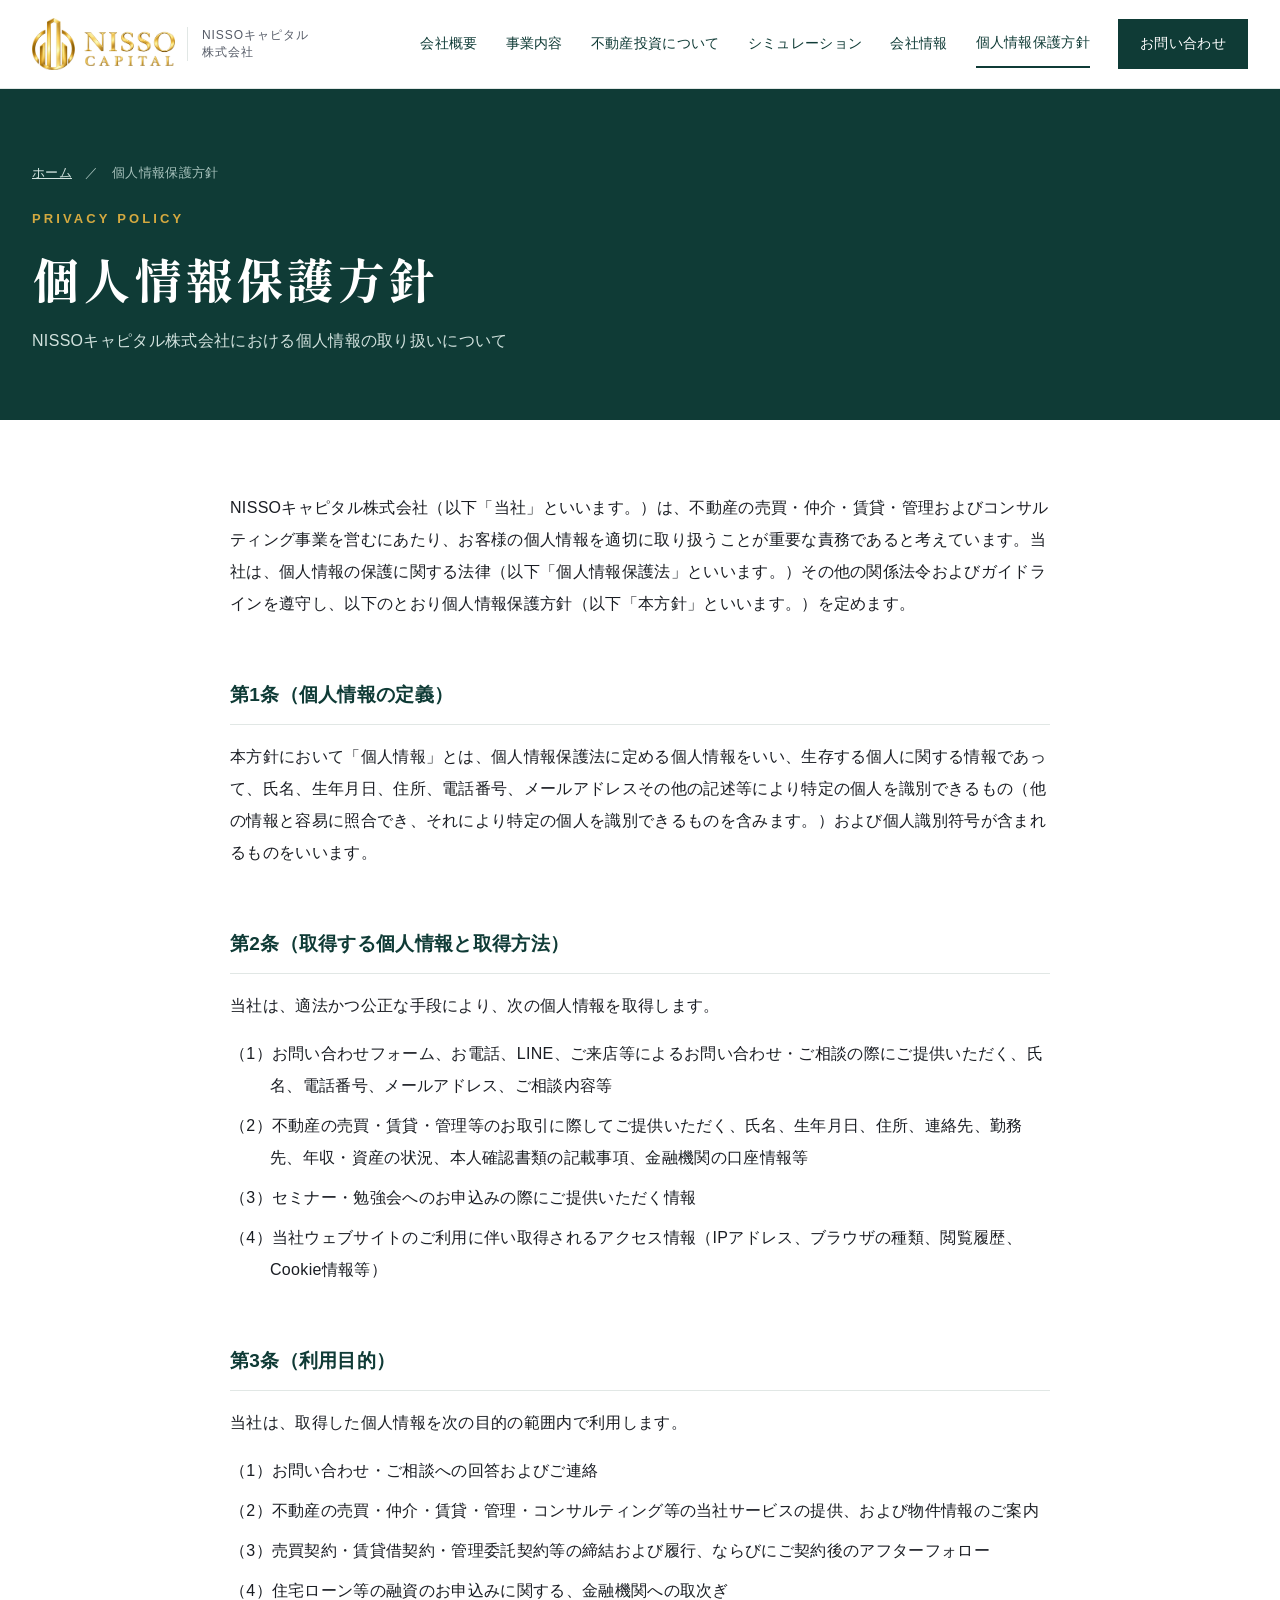
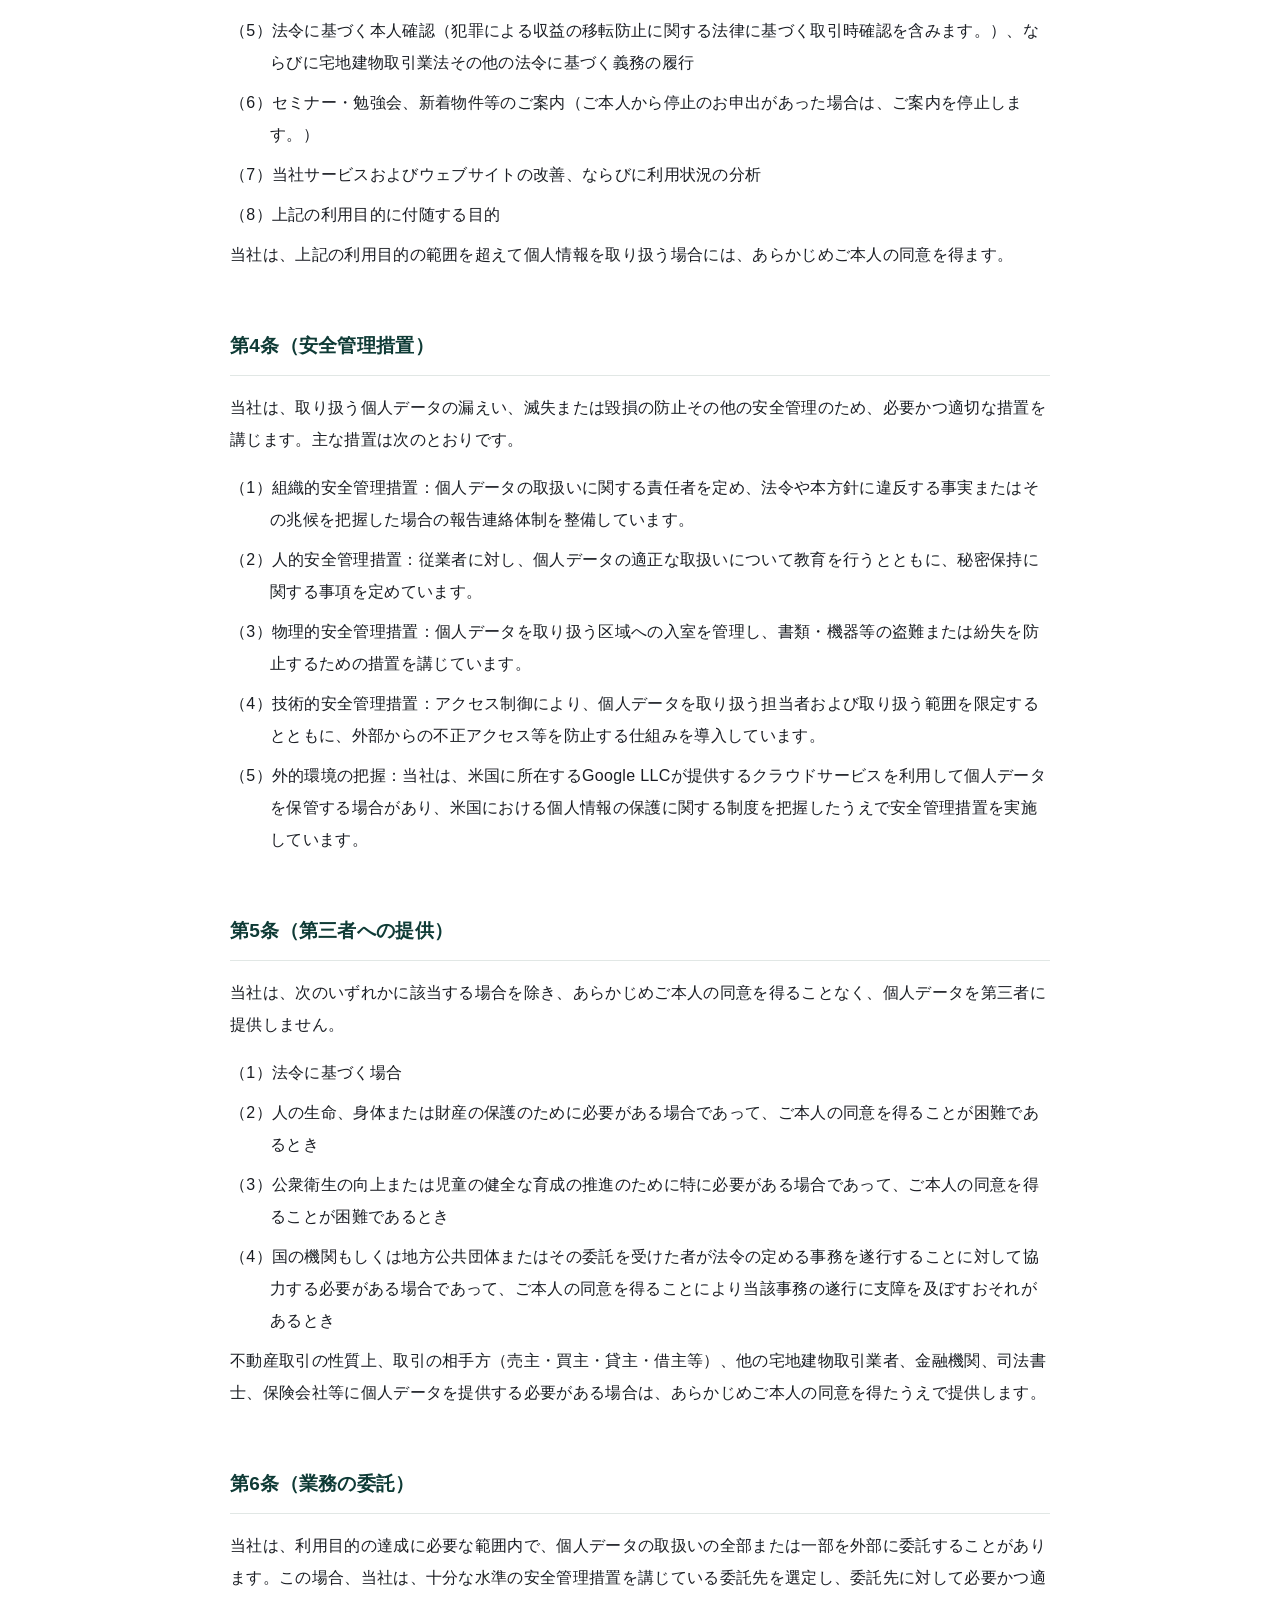
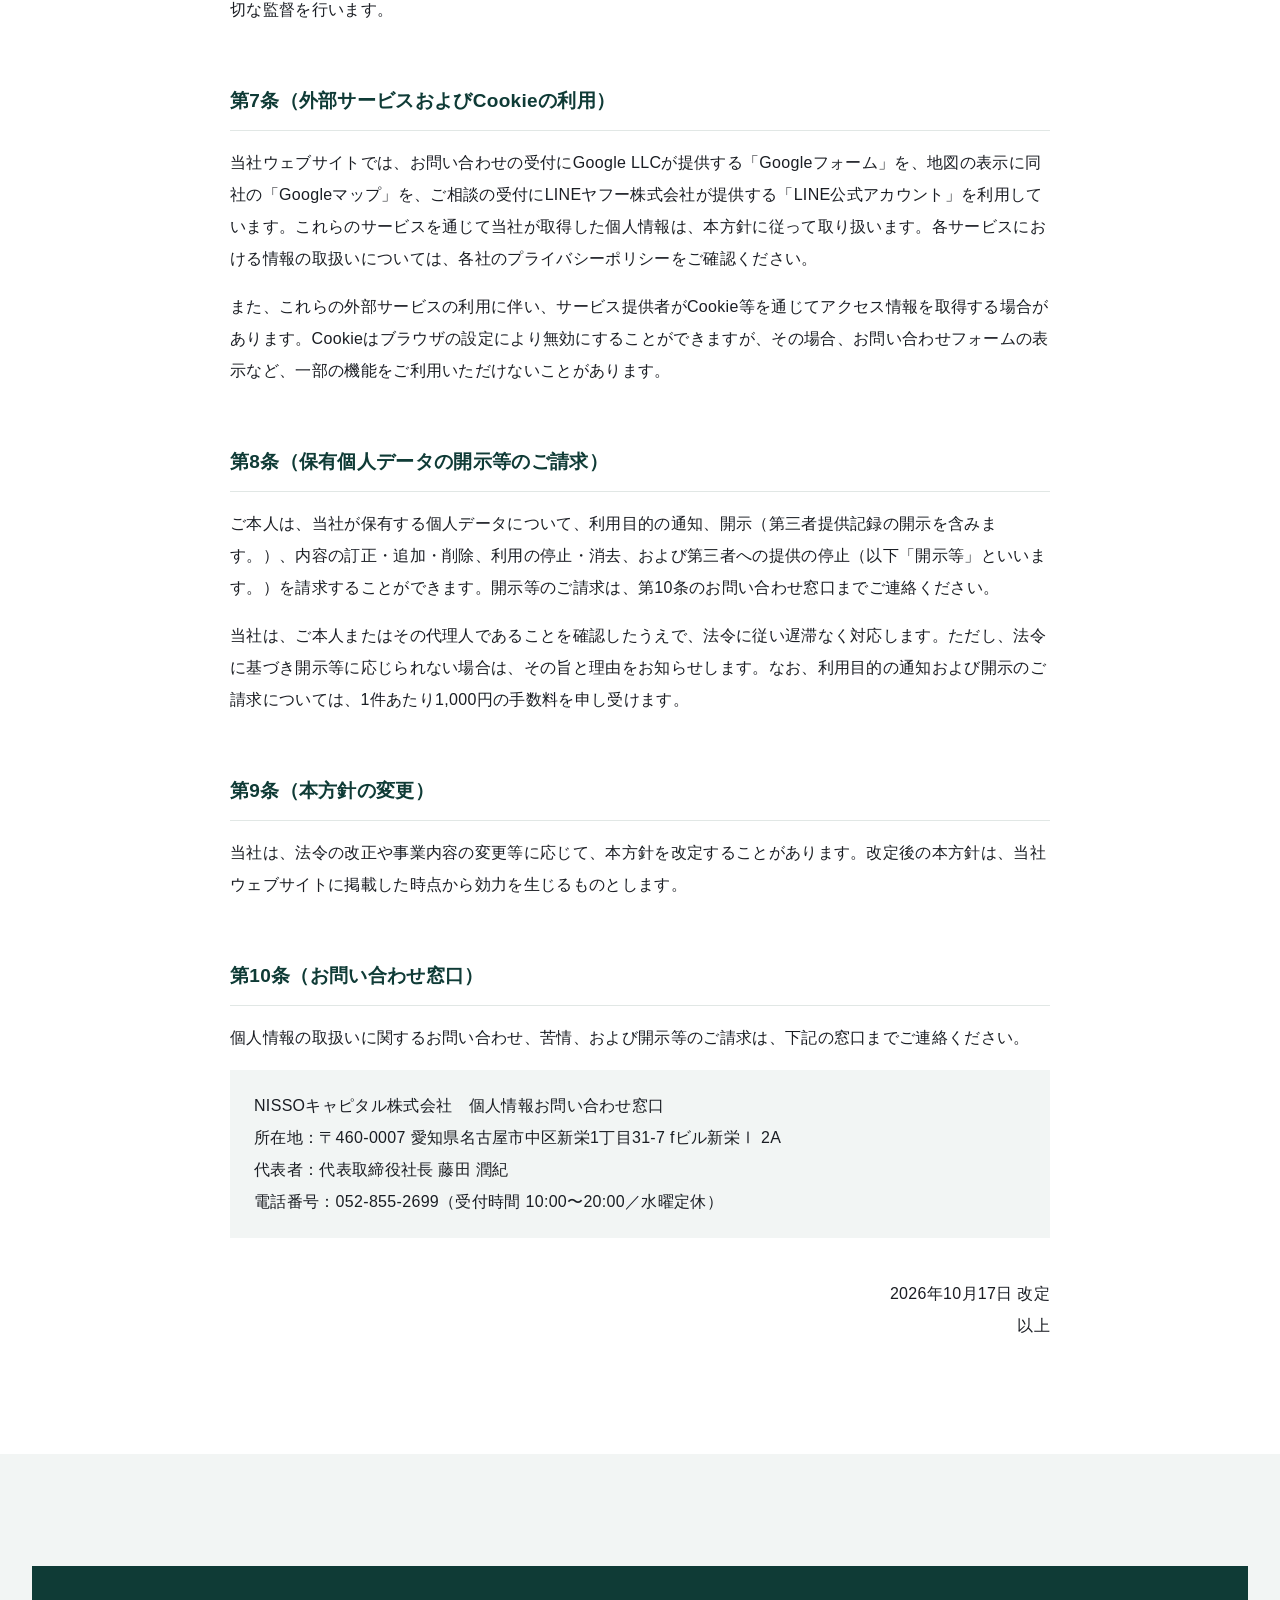
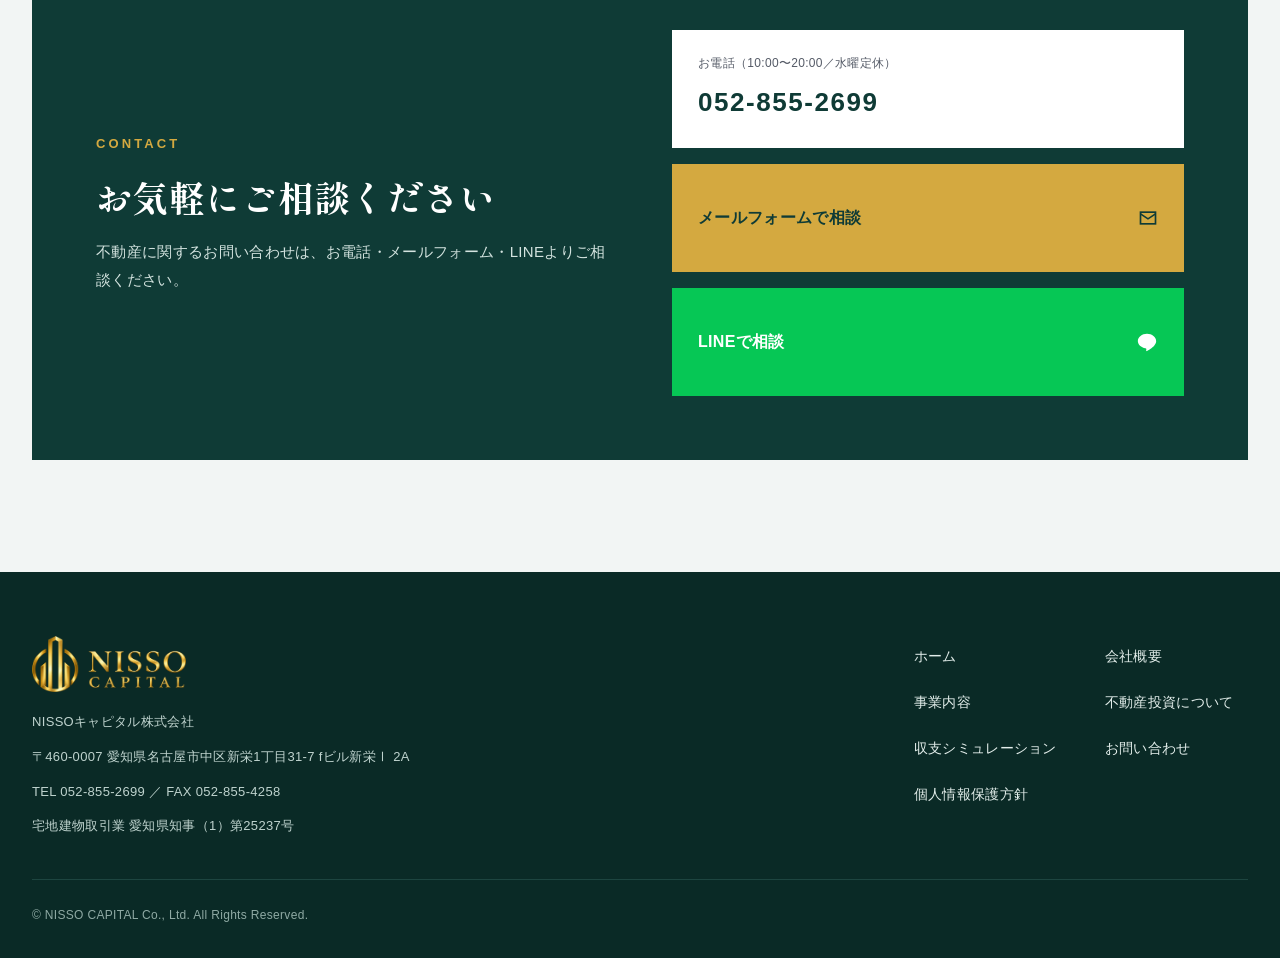
<file: privacy/index.html>
<!doctype html>
<html lang="ja">
<head>
<meta charset="utf-8">
<meta name="viewport" content="width=device-width, initial-scale=1">
<title>個人情報保護方針｜NISSOキャピタル株式会社</title>
<meta name="description" content="NISSOキャピタル株式会社の個人情報保護方針。">
<meta property="og:title" content="個人情報保護方針｜NISSOキャピタル株式会社">
<meta property="og:description" content="NISSOキャピタル株式会社の個人情報保護方針。">
<meta property="og:type" content="website">
<meta property="og:site_name" content="NISSOキャピタル株式会社">
<meta property="og:url" content="https://nissocapital.co.jp/privacy/">
<meta property="og:image" content="https://nissocapital.co.jp/assets/ogp.jpg">
<meta property="og:image:width" content="1200">
<meta property="og:image:height" content="630">
<meta name="twitter:card" content="summary_large_image">
<link rel="icon" type="image/png" href="/assets/favicon.png">
<link rel="apple-touch-icon" href="/assets/apple-touch-icon.png">
<link rel="preconnect" href="https://fonts.googleapis.com">
<link rel="stylesheet" href="https://fonts.googleapis.com/css2?family=Shippori+Mincho+B1:wght@500;700&amp;family=Zen+Kaku+Gothic+New:wght@400;500;700&amp;display=swap">
<style>
body{margin:0}
a{color:#0F3B36}a:hover{color:#2B6B62}
a:focus-visible,button:focus-visible,summary:focus-visible,input:focus-visible{outline:2px solid #D4A940;outline-offset:2px}
img{max-width:100%}

</style>
<link rel="stylesheet" href="/assets/mobile.css">
</head>
<body>
<div style="font-family: 'Zen Kaku Gothic New', 'Hiragino Sans', 'Yu Gothic', sans-serif; color: #1A1D23; background: #FFFFFF; line-height: 1.85; letter-spacing: 0.02em">

<!-- Header -->
<header style="border-bottom: 1px solid #E1E7E5; background: #FFFFFF">
<div style="max-width: 1240px; margin: 0 auto; padding: 18px 32px; display: flex; flex-wrap: wrap; align-items: center; justify-content: space-between; gap: 16px 32px">
<a href="/" style="display: flex; align-items: center; gap: 12px; text-decoration: none; color: #0F3B36">
<img src="/assets/logo-horizontal.png" alt="NISSO CAPITAL" style="height: 52px; width: auto; display: block">
<span style="font-size: 12px; color: #545A66; letter-spacing: 0.08em; padding-left: 14px; border-left: 1px solid #E1E7E5; line-height: 1.4">NISSOキャピタル<br>株式会社</span>
</a>
<button type="button" class="nav-btn" aria-label="メニューを開く" aria-controls="gnav" aria-expanded="false" onclick="var o=this.closest('header').classList.toggle('nav-open');this.setAttribute('aria-expanded',o)"><svg width="22" height="22" viewBox="0 0 24 24" fill="none" stroke="currentColor" stroke-width="2" aria-hidden="true"><path d="M4 7h16M4 12h16M4 17h16"></path></svg></button>
<nav id="gnav" aria-label="メインメニュー" onclick="if(event.target.closest('a')){var h=this.closest('header');h.classList.remove('nav-open');h.querySelector('.nav-btn').setAttribute('aria-expanded',false)}" style="display: flex; flex-wrap: wrap; align-items: center; gap: 4px 28px; font-size: 14px; font-weight: 500">
<a href="/#about" style="text-decoration: none; padding: 10px 0">会社概要</a>
<a href="/services/" style="text-decoration: none; padding: 10px 0">事業内容</a>
<a href="/invest/" style="text-decoration: none; padding: 10px 0">不動産投資について</a>
<a href="/simulator/" style="text-decoration: none; padding: 10px 0">シミュレーション</a>
<a href="/#company" style="text-decoration: none; padding: 10px 0">会社情報</a>
<a href="/privacy/" aria-current="page" style="text-decoration: none; padding: 10px 0; border-bottom: 2px solid #0F3B36">個人情報保護方針</a>
<a href="/contact/" style="text-decoration: none; padding: 12px 22px; background: #0F3B36; color: #FFFFFF">お問い合わせ</a>
</nav>
</div>
</header>

<!-- Page title -->
<section style="background: #0F3B36; color: #FFFFFF">
<div style="max-width: 1240px; margin: 0 auto; padding: 72px 32px 64px; display: flex; flex-direction: column; gap: 14px">
<p style="margin: 0; font-size: 13px; color: #A7C2BC"><a href="/" style="color: #D3E3DF">ホーム</a>　／　個人情報保護方針</p>
<p style="margin: 8px 0 0; font-size: 13px; letter-spacing: 0.24em; color: #D4A940; font-weight: 700">PRIVACY POLICY</p>
<h1 style="margin: 0; font-family: 'Shippori Mincho B1', 'Hiragino Mincho ProN', 'Yu Mincho', serif; font-size: clamp(32px, 4vw, 48px); line-height: 1.4; letter-spacing: 0.06em">個人情報保護方針</h1>
<p style="margin: 0; font-size: 16px; color: #D3E3DF; max-width: 40em">NISSOキャピタル株式会社における個人情報の取り扱いについて</p>
</div>
</section>

<section style="background: #FFFFFF">
<div style="max-width: 820px; margin: 0 auto; padding: 72px 32px 112px; font-size: 16px; line-height: 2">
<p style="margin: 0 0 16px">NISSOキャピタル株式会社（以下「当社」といいます。）は、不動産の売買・仲介・賃貸・管理およびコンサルティング事業を営むにあたり、お客様の個人情報を適切に取り扱うことが重要な責務であると考えています。当社は、個人情報の保護に関する法律（以下「個人情報保護法」といいます。）その他の関係法令およびガイドラインを遵守し、以下のとおり個人情報保護方針（以下「本方針」といいます。）を定めます。</p>
<h2 style="margin: 56px 0 16px; padding-bottom: 10px; border-bottom: 1px solid #E1E7E5; font-size: 19px; color: #0F3B36">第1条（個人情報の定義）</h2>
<p style="margin: 0 0 16px">本方針において「個人情報」とは、個人情報保護法に定める個人情報をいい、生存する個人に関する情報であって、氏名、生年月日、住所、電話番号、メールアドレスその他の記述等により特定の個人を識別できるもの（他の情報と容易に照合でき、それにより特定の個人を識別できるものを含みます。）および個人識別符号が含まれるものをいいます。</p>
<h2 style="margin: 56px 0 16px; padding-bottom: 10px; border-bottom: 1px solid #E1E7E5; font-size: 19px; color: #0F3B36">第2条（取得する個人情報と取得方法）</h2>
<p style="margin: 0 0 16px">当社は、適法かつ公正な手段により、次の個人情報を取得します。</p>
<p style="margin: 0 0 8px; padding-left: 2.5em; text-indent: -2.5em">（1）お問い合わせフォーム、お電話、LINE、ご来店等によるお問い合わせ・ご相談の際にご提供いただく、氏名、電話番号、メールアドレス、ご相談内容等</p>
<p style="margin: 0 0 8px; padding-left: 2.5em; text-indent: -2.5em">（2）不動産の売買・賃貸・管理等のお取引に際してご提供いただく、氏名、生年月日、住所、連絡先、勤務先、年収・資産の状況、本人確認書類の記載事項、金融機関の口座情報等</p>
<p style="margin: 0 0 8px; padding-left: 2.5em; text-indent: -2.5em">（3）セミナー・勉強会へのお申込みの際にご提供いただく情報</p>
<p style="margin: 0 0 8px; padding-left: 2.5em; text-indent: -2.5em">（4）当社ウェブサイトのご利用に伴い取得されるアクセス情報（IPアドレス、ブラウザの種類、閲覧履歴、Cookie情報等）</p>
<h2 style="margin: 56px 0 16px; padding-bottom: 10px; border-bottom: 1px solid #E1E7E5; font-size: 19px; color: #0F3B36">第3条（利用目的）</h2>
<p style="margin: 0 0 16px">当社は、取得した個人情報を次の目的の範囲内で利用します。</p>
<p style="margin: 0 0 8px; padding-left: 2.5em; text-indent: -2.5em">（1）お問い合わせ・ご相談への回答およびご連絡</p>
<p style="margin: 0 0 8px; padding-left: 2.5em; text-indent: -2.5em">（2）不動産の売買・仲介・賃貸・管理・コンサルティング等の当社サービスの提供、および物件情報のご案内</p>
<p style="margin: 0 0 8px; padding-left: 2.5em; text-indent: -2.5em">（3）売買契約・賃貸借契約・管理委託契約等の締結および履行、ならびにご契約後のアフターフォロー</p>
<p style="margin: 0 0 8px; padding-left: 2.5em; text-indent: -2.5em">（4）住宅ローン等の融資のお申込みに関する、金融機関への取次ぎ</p>
<p style="margin: 0 0 8px; padding-left: 2.5em; text-indent: -2.5em">（5）法令に基づく本人確認（犯罪による収益の移転防止に関する法律に基づく取引時確認を含みます。）、ならびに宅地建物取引業法その他の法令に基づく義務の履行</p>
<p style="margin: 0 0 8px; padding-left: 2.5em; text-indent: -2.5em">（6）セミナー・勉強会、新着物件等のご案内（ご本人から停止のお申出があった場合は、ご案内を停止します。）</p>
<p style="margin: 0 0 8px; padding-left: 2.5em; text-indent: -2.5em">（7）当社サービスおよびウェブサイトの改善、ならびに利用状況の分析</p>
<p style="margin: 0 0 8px; padding-left: 2.5em; text-indent: -2.5em">（8）上記の利用目的に付随する目的</p>
<p style="margin: 0 0 16px">当社は、上記の利用目的の範囲を超えて個人情報を取り扱う場合には、あらかじめご本人の同意を得ます。</p>
<h2 style="margin: 56px 0 16px; padding-bottom: 10px; border-bottom: 1px solid #E1E7E5; font-size: 19px; color: #0F3B36">第4条（安全管理措置）</h2>
<p style="margin: 0 0 16px">当社は、取り扱う個人データの漏えい、滅失または毀損の防止その他の安全管理のため、必要かつ適切な措置を講じます。主な措置は次のとおりです。</p>
<p style="margin: 0 0 8px; padding-left: 2.5em; text-indent: -2.5em">（1）組織的安全管理措置：個人データの取扱いに関する責任者を定め、法令や本方針に違反する事実またはその兆候を把握した場合の報告連絡体制を整備しています。</p>
<p style="margin: 0 0 8px; padding-left: 2.5em; text-indent: -2.5em">（2）人的安全管理措置：従業者に対し、個人データの適正な取扱いについて教育を行うとともに、秘密保持に関する事項を定めています。</p>
<p style="margin: 0 0 8px; padding-left: 2.5em; text-indent: -2.5em">（3）物理的安全管理措置：個人データを取り扱う区域への入室を管理し、書類・機器等の盗難または紛失を防止するための措置を講じています。</p>
<p style="margin: 0 0 8px; padding-left: 2.5em; text-indent: -2.5em">（4）技術的安全管理措置：アクセス制御により、個人データを取り扱う担当者および取り扱う範囲を限定するとともに、外部からの不正アクセス等を防止する仕組みを導入しています。</p>
<p style="margin: 0 0 8px; padding-left: 2.5em; text-indent: -2.5em">（5）外的環境の把握：当社は、米国に所在するGoogle LLCが提供するクラウドサービスを利用して個人データを保管する場合があり、米国における個人情報の保護に関する制度を把握したうえで安全管理措置を実施しています。</p>
<h2 style="margin: 56px 0 16px; padding-bottom: 10px; border-bottom: 1px solid #E1E7E5; font-size: 19px; color: #0F3B36">第5条（第三者への提供）</h2>
<p style="margin: 0 0 16px">当社は、次のいずれかに該当する場合を除き、あらかじめご本人の同意を得ることなく、個人データを第三者に提供しません。</p>
<p style="margin: 0 0 8px; padding-left: 2.5em; text-indent: -2.5em">（1）法令に基づく場合</p>
<p style="margin: 0 0 8px; padding-left: 2.5em; text-indent: -2.5em">（2）人の生命、身体または財産の保護のために必要がある場合であって、ご本人の同意を得ることが困難であるとき</p>
<p style="margin: 0 0 8px; padding-left: 2.5em; text-indent: -2.5em">（3）公衆衛生の向上または児童の健全な育成の推進のために特に必要がある場合であって、ご本人の同意を得ることが困難であるとき</p>
<p style="margin: 0 0 8px; padding-left: 2.5em; text-indent: -2.5em">（4）国の機関もしくは地方公共団体またはその委託を受けた者が法令の定める事務を遂行することに対して協力する必要がある場合であって、ご本人の同意を得ることにより当該事務の遂行に支障を及ぼすおそれがあるとき</p>
<p style="margin: 0 0 16px">不動産取引の性質上、取引の相手方（売主・買主・貸主・借主等）、他の宅地建物取引業者、金融機関、司法書士、保険会社等に個人データを提供する必要がある場合は、あらかじめご本人の同意を得たうえで提供します。</p>
<h2 style="margin: 56px 0 16px; padding-bottom: 10px; border-bottom: 1px solid #E1E7E5; font-size: 19px; color: #0F3B36">第6条（業務の委託）</h2>
<p style="margin: 0 0 16px">当社は、利用目的の達成に必要な範囲内で、個人データの取扱いの全部または一部を外部に委託することがあります。この場合、当社は、十分な水準の安全管理措置を講じている委託先を選定し、委託先に対して必要かつ適切な監督を行います。</p>
<h2 style="margin: 56px 0 16px; padding-bottom: 10px; border-bottom: 1px solid #E1E7E5; font-size: 19px; color: #0F3B36">第7条（外部サービスおよびCookieの利用）</h2>
<p style="margin: 0 0 16px">当社ウェブサイトでは、お問い合わせの受付にGoogle LLCが提供する「Googleフォーム」を、地図の表示に同社の「Googleマップ」を、ご相談の受付にLINEヤフー株式会社が提供する「LINE公式アカウント」を利用しています。これらのサービスを通じて当社が取得した個人情報は、本方針に従って取り扱います。各サービスにおける情報の取扱いについては、各社のプライバシーポリシーをご確認ください。</p>
<p style="margin: 0 0 16px">また、これらの外部サービスの利用に伴い、サービス提供者がCookie等を通じてアクセス情報を取得する場合があります。Cookieはブラウザの設定により無効にすることができますが、その場合、お問い合わせフォームの表示など、一部の機能をご利用いただけないことがあります。</p>
<h2 style="margin: 56px 0 16px; padding-bottom: 10px; border-bottom: 1px solid #E1E7E5; font-size: 19px; color: #0F3B36">第8条（保有個人データの開示等のご請求）</h2>
<p style="margin: 0 0 16px">ご本人は、当社が保有する個人データについて、利用目的の通知、開示（第三者提供記録の開示を含みます。）、内容の訂正・追加・削除、利用の停止・消去、および第三者への提供の停止（以下「開示等」といいます。）を請求することができます。開示等のご請求は、第10条のお問い合わせ窓口までご連絡ください。</p>
<p style="margin: 0 0 16px">当社は、ご本人またはその代理人であることを確認したうえで、法令に従い遅滞なく対応します。ただし、法令に基づき開示等に応じられない場合は、その旨と理由をお知らせします。なお、利用目的の通知および開示のご請求については、1件あたり1,000円の手数料を申し受けます。</p>
<h2 style="margin: 56px 0 16px; padding-bottom: 10px; border-bottom: 1px solid #E1E7E5; font-size: 19px; color: #0F3B36">第9条（本方針の変更）</h2>
<p style="margin: 0 0 16px">当社は、法令の改正や事業内容の変更等に応じて、本方針を改定することがあります。改定後の本方針は、当社ウェブサイトに掲載した時点から効力を生じるものとします。</p>
<h2 style="margin: 56px 0 16px; padding-bottom: 10px; border-bottom: 1px solid #E1E7E5; font-size: 19px; color: #0F3B36">第10条（お問い合わせ窓口）</h2>
<p style="margin: 0 0 16px">個人情報の取扱いに関するお問い合わせ、苦情、および開示等のご請求は、下記の窓口までご連絡ください。</p>
<p style="margin: 8px 0 16px; padding: 20px 24px; background: #F2F5F4">NISSOキャピタル株式会社　個人情報お問い合わせ窓口<br>所在地：〒460-0007 愛知県名古屋市中区新栄1丁目31-7 fビル新栄Ⅰ 2A<br>代表者：代表取締役社長 藤田 潤紀<br>電話番号：052-855-2699（受付時間 10:00〜20:00／水曜定休）</p>
<p style="margin: 40px 0 0; text-align: right">2026年10月17日 改定<br>以上</p>
</div>
</section>

<!-- Contact -->
<section id="contact" style="background: #F2F5F4">
<div style="max-width: 1240px; margin: 0 auto; padding: 112px 32px">
<div style="background: #0F3B36; color: #FFFFFF; padding: 64px clamp(24px, 5vw, 72px); display: flex; flex-wrap: wrap; align-items: center; gap: 40px 64px">
<div style="flex: 1 1 360px; min-width: 0; display: flex; flex-direction: column; gap: 14px">
<p style="margin: 0; font-size: 13px; letter-spacing: 0.24em; color: #D4A940; font-weight: 700">CONTACT</p>
<h2 style="margin: 0; font-family: 'Shippori Mincho B1', 'Hiragino Mincho ProN', 'Yu Mincho', serif; font-size: clamp(26px, 2.8vw, 36px); line-height: 1.5">お気軽にご相談ください</h2>
<p style="margin: 0; font-size: 15px; color: #D3E3DF">不動産に関するお問い合わせは、お電話・メールフォーム・LINEよりご相談ください。</p>
</div>
<div style="flex: 1 1 360px; min-width: 0; display: flex; flex-wrap: wrap; gap: 16px">
<a href="tel:0528552699" style="flex: 1 1 100%; display: flex; flex-direction: column; gap: 4px; padding: 22px 26px; background: #FFFFFF; color: #0F3B36; text-decoration: none">
<span style="font-size: 12px; color: #545A66">お電話（10:00〜20:00／水曜定休）</span>
<span style="font-size: 26px; font-weight: 700; letter-spacing: 0.06em">052-855-2699</span>
</a>
<a href="/contact/" style="flex: 1 1 200px; display: flex; align-items: center; justify-content: space-between; gap: 12px; padding: 22px 26px; min-height: 64px; background: #D4A940; color: #0F3B36; text-decoration: none; font-weight: 700; font-size: 16px">メールフォームで相談
<svg width="20" height="20" viewBox="0 0 24 24" fill="none" stroke="currentColor" stroke-width="2" aria-hidden="true"><rect x="3" y="5" width="18" height="14"></rect><path d="M3 7l9 6 9-6"></path></svg></a>
<a href="https://line.me/R/ti/p/@658qlmxa" target="_blank" rel="noopener" style="flex: 1 1 200px; display: flex; align-items: center; justify-content: space-between; gap: 12px; padding: 22px 26px; min-height: 64px; background: #06C755; color: #FFFFFF; text-decoration: none; font-weight: 700; font-size: 16px">LINEで相談
<svg width="22" height="22" viewBox="0 0 24 24" fill="currentColor" aria-hidden="true"><path d="M12 3C6.5 3 2 6.6 2 11c0 3.9 3.5 7.2 8.3 7.9.3.1.8.2.9.5.1.3.1.7 0 1l-.1.9c0 .3-.2 1 .9.5s5.9-3.5 8-6C21.4 14.2 22 12.7 22 11c0-4.4-4.5-8-10-8z"></path></svg></a>
</div>
</div>
</div>
</section>

<!-- Footer -->
<footer style="background: #0A2A26; color: #BFD3CE">
<div style="max-width: 1240px; margin: 0 auto; padding: 64px 32px 32px; display: flex; flex-direction: column; gap: 40px">
<div style="display: flex; flex-wrap: wrap; justify-content: space-between; gap: 32px">
<div style="display: flex; flex-direction: column; gap: 10px; font-size: 13px; line-height: 1.9">
<img src="/assets/logo-horizontal.png" alt="NISSO CAPITAL" style="height: 56px; width: auto; display: block; margin-bottom: 8px; align-self: flex-start">
<span>NISSOキャピタル株式会社</span>
<span>〒460-0007 愛知県名古屋市中区新栄1丁目31-7 fビル新栄Ⅰ 2A</span>
<span>TEL 052-855-2699 ／ FAX 052-855-4258</span>
<span>宅地建物取引業 愛知県知事（1）第25237号</span>
</div>
<nav aria-label="フッターメニュー" style="display: grid; grid-template-columns: repeat(2, minmax(0, 1fr)); gap: 4px 48px; font-size: 14px; align-content: start">
<a href="/" style="color: #E2EDEA; text-decoration: none; padding: 8px 0">ホーム</a>
<a href="/#about" style="color: #E2EDEA; text-decoration: none; padding: 8px 0">会社概要</a>
<a href="/services/" style="color: #E2EDEA; text-decoration: none; padding: 8px 0">事業内容</a>
<a href="/invest/" style="color: #E2EDEA; text-decoration: none; padding: 8px 0">不動産投資について</a>
<a href="/simulator/" style="color: #E2EDEA; text-decoration: none; padding: 8px 0">収支シミュレーション</a>
<a href="/contact/" style="color: #E2EDEA; text-decoration: none; padding: 8px 0">お問い合わせ</a>
<a href="/privacy/" style="color: #E2EDEA; text-decoration: none; padding: 8px 0">個人情報保護方針</a>
</nav>
</div>
<div style="border-top: 1px solid #1D4540; padding-top: 24px; font-size: 12px; color: #8FAAA4">© NISSO CAPITAL Co., Ltd. All Rights Reserved.</div>
</div>
</footer>

</div>

</body>
</html>
</file>
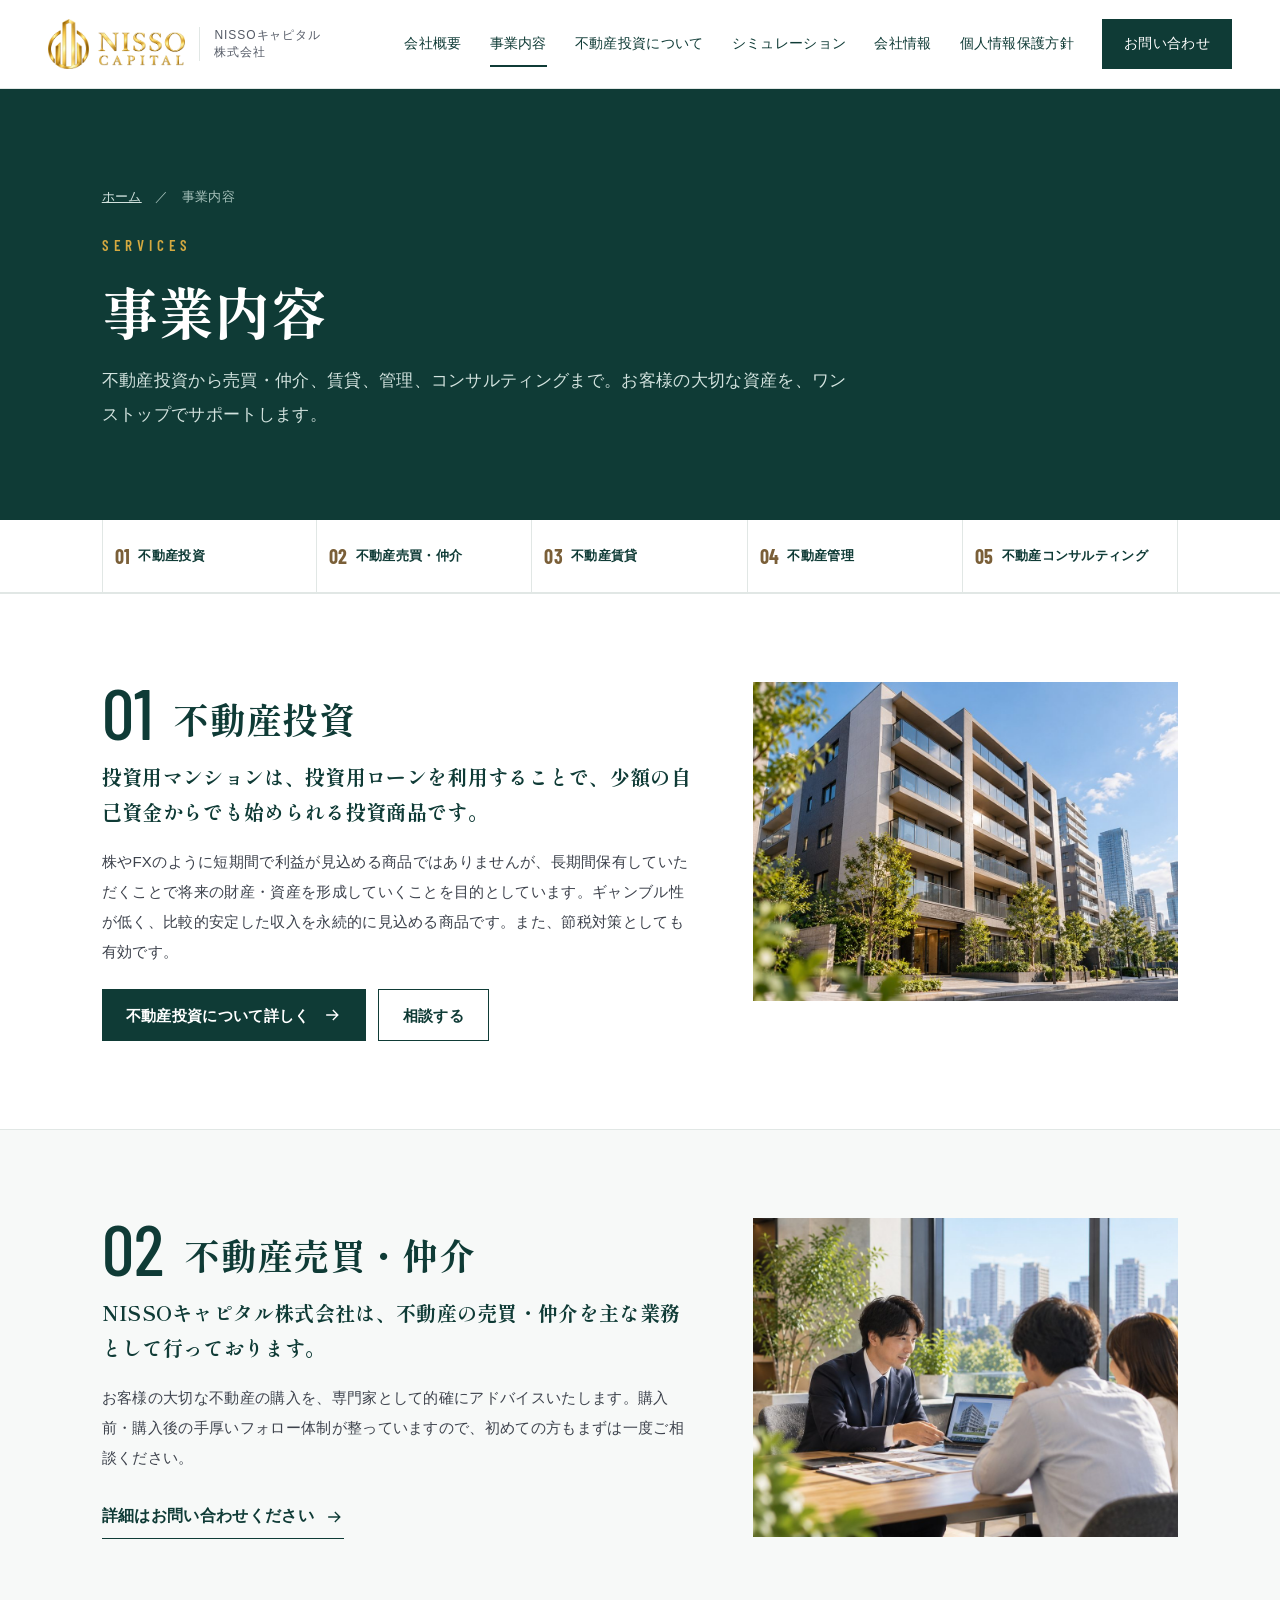
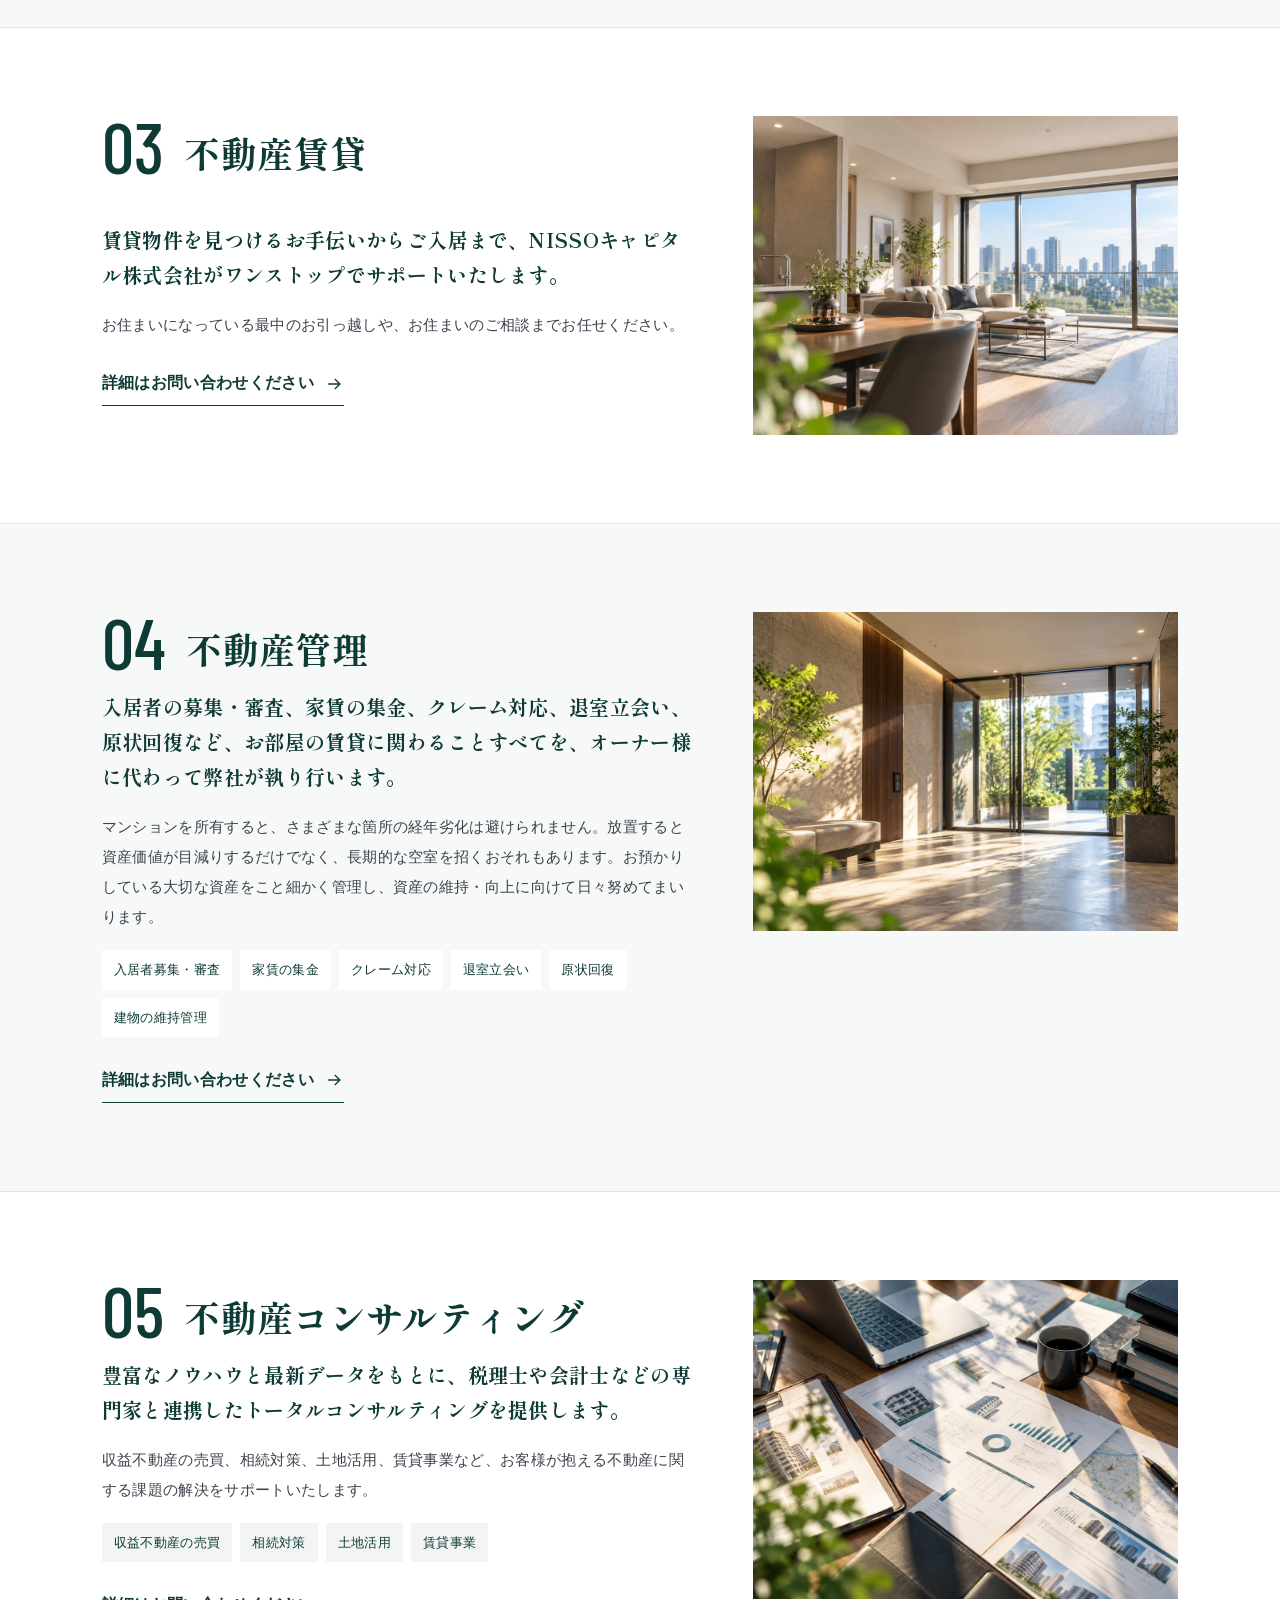
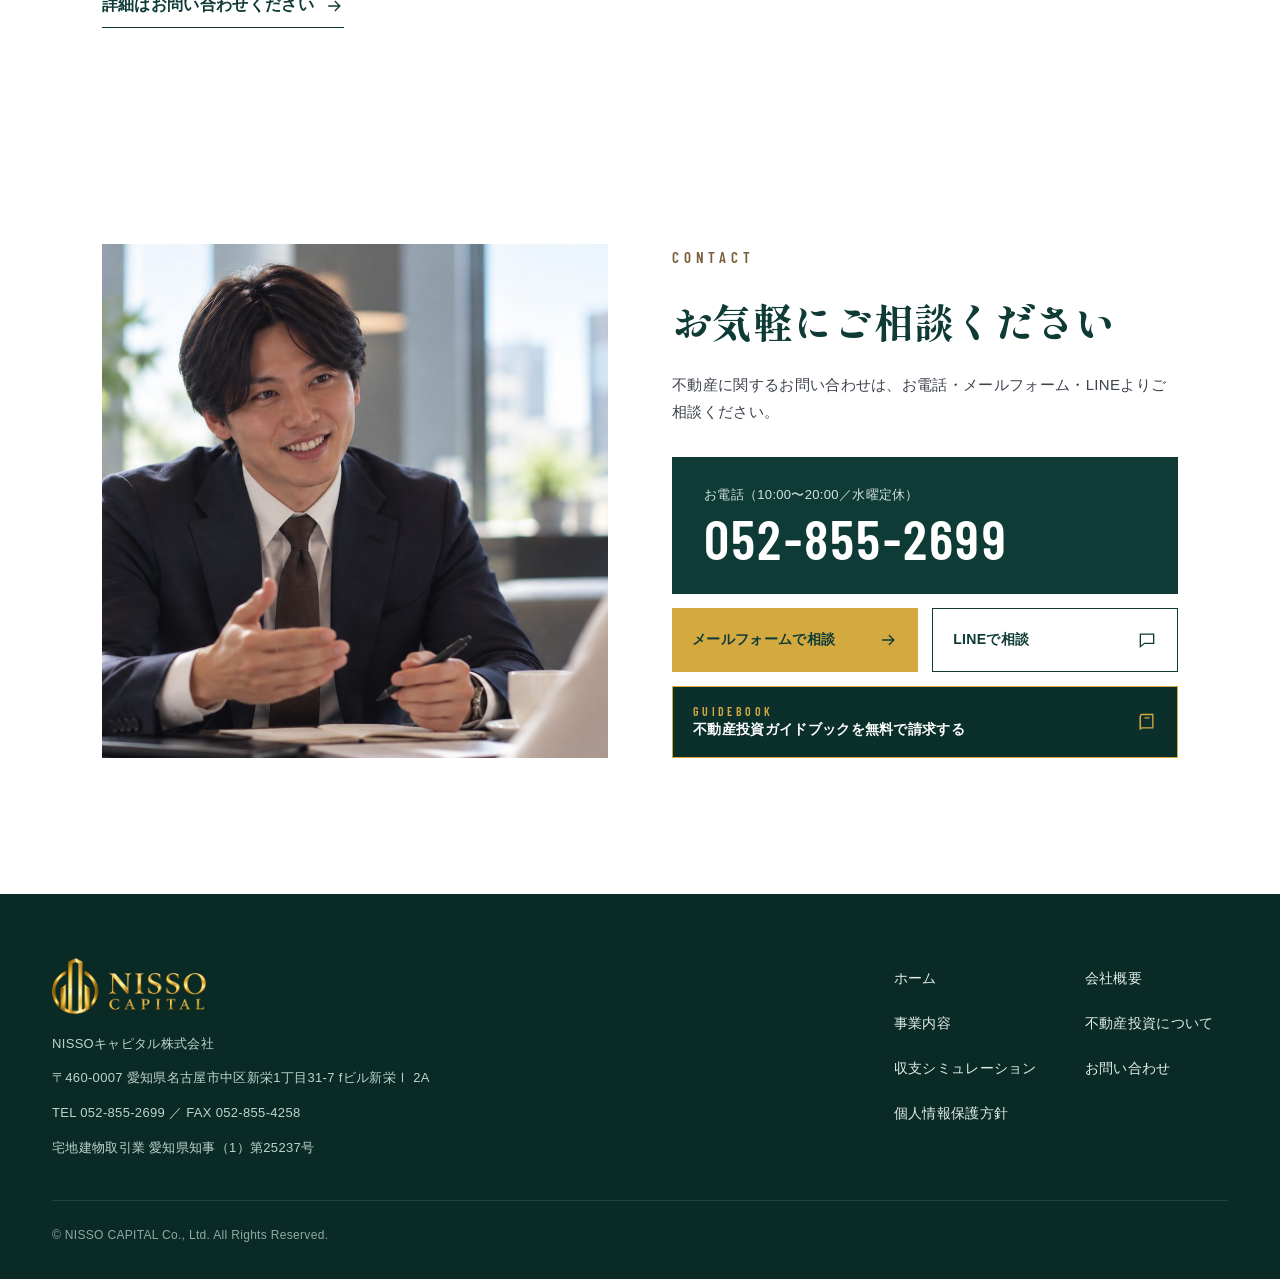
<file: services/index.html>
<!doctype html>
<html lang="ja">
<head>
<meta charset="utf-8">
<meta name="viewport" content="width=device-width, initial-scale=1">
<title>事業内容｜NISSOキャピタル株式会社</title>
<meta name="description" content="不動産投資、売買・仲介、賃貸、管理、コンサルティング。NISSOキャピタル株式会社の事業内容をご紹介します。">
<meta property="og:title" content="事業内容｜NISSOキャピタル株式会社">
<meta property="og:description" content="不動産投資、売買・仲介、賃貸、管理、コンサルティング。NISSOキャピタル株式会社の事業内容をご紹介します。">
<meta property="og:type" content="website">
<meta property="og:site_name" content="NISSOキャピタル株式会社">
<meta property="og:url" content="https://nissocapital.co.jp/services/">
<meta property="og:image" content="https://nissocapital.co.jp/assets/ogp.jpg">
<meta property="og:image:width" content="1200">
<meta property="og:image:height" content="630">
<meta name="twitter:card" content="summary_large_image">
<link rel="icon" type="image/png" href="/assets/favicon.png">
<link rel="apple-touch-icon" href="/assets/apple-touch-icon.png">
<link rel="preconnect" href="https://fonts.googleapis.com">
<link rel="preconnect" href="https://fonts.gstatic.com" crossorigin>
<link rel="stylesheet" href="https://fonts.googleapis.com/css2?family=Shippori+Mincho+B1:wght@500;700;800&amp;family=Zen+Kaku+Gothic+New:wght@400;500;700&amp;family=Barlow+Condensed:wght@500;600&amp;display=swap">
<link rel="stylesheet" href="/assets/renewal.css?v=5800e2bfcd">
</head>
<body>
<header class="site-header">
<div class="site-header__in">
<a class="brand" href="/"><img src="/assets/logo-horizontal.png" alt="NISSO CAPITAL" width="720" height="262"><span class="brand__name">NISSOキャピタル<br>株式会社</span></a>
<button type="button" class="nav-btn" aria-label="メニューを開く" aria-controls="gnav" aria-expanded="false"><span></span><span></span><span></span></button>
<nav id="gnav" class="gnav" aria-label="メインメニュー">
<a href="/#about">会社概要</a>
<a href="/services/" aria-current="page">事業内容</a>
<a href="/invest/">不動産投資について</a>
<a href="/simulator/">シミュレーション</a>
<a href="/#company">会社情報</a>
<a href="/privacy/">個人情報保護方針</a>
<a class="gnav__cta" href="/contact/">お問い合わせ</a>
</nav>
</div>
</header>
<main>
<section class="page-title">
<div class="wrap page-title__in">
<p class="crumb"><a href="/">ホーム</a>　／　事業内容</p>
<p class="label label--gold">SERVICES</p>
<h1>事業内容</h1>
<p class="page-title__lead">不動産投資から売買・仲介、賃貸、管理、コンサルティングまで。お客様の大切な資産を、ワンストップでサポートします。</p>
</div>
</section>
<nav class="svc-nav" aria-label="事業一覧"><div class="wrap svc-nav__in"><a href="#s1"><span class="svc-nav__num">01</span>不動産投資</a><a href="#s2"><span class="svc-nav__num">02</span>不動産売買・仲介</a><a href="#s3"><span class="svc-nav__num">03</span>不動産賃貸</a><a href="#s4"><span class="svc-nav__num">04</span>不動産管理</a><a href="#s5"><span class="svc-nav__num">05</span>不動産コンサルティング</a></div></nav>
<section id="s1" class="svc">
<div class="wrap svc__in">
<div class="svc__head"><span class="svc__num" aria-hidden="true">01</span><h2>不動産投資</h2></div>
<figure class="svc__photo"><img src="/assets/service-investment.jpg" alt="投資用マンション外観" width="1200" height="800" loading="lazy"></figure>
<div class="svc__body">
<p class="svc__lead">投資用マンションは、投資用ローンを利用することで、少額の自己資金からでも始められる投資商品です。</p>
<p class="svc__text">株やFXのように短期間で利益が見込める商品ではありませんが、長期間保有していただくことで将来の財産・資産を形成していくことを目的としています。ギャンブル性が低く、比較的安定した収入を永続的に見込める商品です。また、節税対策としても有効です。</p><div class="acts"><a class="btn btn--teal" href="/invest/">不動産投資について詳しく<svg class="ico" width="20" height="20" viewBox="0 0 24 24" fill="none" stroke="currentColor" stroke-width="1.6" aria-hidden="true"><path d="M5 12h14M13 6l6 6-6 6"></path></svg></a><a class="btn btn--outline" href="https://liff.line.me/2011971400-Th6QmrXr?liff_id=2011971400-Th6QmrXr&amp;is=9qKmqWUTje" target="_blank" rel="noopener">相談する</a></div>
</div>
</div>
</section>
<section id="s2" class="svc svc--alt">
<div class="wrap svc__in">
<div class="svc__head"><span class="svc__num" aria-hidden="true">02</span><h2>不動産売買・仲介</h2></div>
<figure class="svc__photo"><img src="/assets/service-brokerage.jpg" alt="商談・ご契約の様子" width="1200" height="800" loading="lazy"></figure>
<div class="svc__body">
<p class="svc__lead">NISSOキャピタル株式会社は、不動産の売買・仲介を主な業務として行っております。</p>
<p class="svc__text">お客様の大切な不動産の購入を、専門家として的確にアドバイスいたします。購入前・購入後の手厚いフォロー体制が整っていますので、初めての方もまずは一度ご相談ください。</p><div class="acts"><a class="text-link" href="#contact">詳細はお問い合わせください<svg class="ico" width="20" height="20" viewBox="0 0 24 24" fill="none" stroke="currentColor" stroke-width="1.6" aria-hidden="true"><path d="M5 12h14M13 6l6 6-6 6"></path></svg></a></div>
</div>
</div>
</section>
<section id="s3" class="svc">
<div class="wrap svc__in">
<div class="svc__head"><span class="svc__num" aria-hidden="true">03</span><h2>不動産賃貸</h2></div>
<figure class="svc__photo"><img src="/assets/service-rental.jpg" alt="賃貸物件の室内" width="1200" height="800" loading="lazy"></figure>
<div class="svc__body">
<p class="svc__lead">賃貸物件を見つけるお手伝いからご入居まで、NISSOキャピタル株式会社がワンストップでサポートいたします。</p>
<p class="svc__text">お住まいになっている最中のお引っ越しや、お住まいのご相談までお任せください。</p><div class="acts"><a class="text-link" href="#contact">詳細はお問い合わせください<svg class="ico" width="20" height="20" viewBox="0 0 24 24" fill="none" stroke="currentColor" stroke-width="1.6" aria-hidden="true"><path d="M5 12h14M13 6l6 6-6 6"></path></svg></a></div>
</div>
</div>
</section>
<section id="s4" class="svc svc--alt">
<div class="wrap svc__in">
<div class="svc__head"><span class="svc__num" aria-hidden="true">04</span><h2>不動産管理</h2></div>
<figure class="svc__photo"><img src="/assets/service-management.jpg" alt="管理物件のエントランス" width="1200" height="800" loading="lazy"></figure>
<div class="svc__body">
<p class="svc__lead">入居者の募集・審査、家賃の集金、クレーム対応、退室立会い、原状回復など、お部屋の賃貸に関わることすべてを、オーナー様に代わって弊社が執り行います。</p>
<p class="svc__text">マンションを所有すると、さまざまな箇所の経年劣化は避けられません。放置すると資産価値が目減りするだけでなく、長期的な空室を招くおそれもあります。お預かりしている大切な資産をこと細かく管理し、資産の維持・向上に向けて日々努めてまいります。</p><ul class="tags"><li>入居者募集・審査</li><li>家賃の集金</li><li>クレーム対応</li><li>退室立会い</li><li>原状回復</li><li>建物の維持管理</li></ul><div class="acts"><a class="text-link" href="#contact">詳細はお問い合わせください<svg class="ico" width="20" height="20" viewBox="0 0 24 24" fill="none" stroke="currentColor" stroke-width="1.6" aria-hidden="true"><path d="M5 12h14M13 6l6 6-6 6"></path></svg></a></div>
</div>
</div>
</section>
<section id="s5" class="svc">
<div class="wrap svc__in">
<div class="svc__head"><span class="svc__num" aria-hidden="true">05</span><h2>不動産コンサルティング</h2></div>
<figure class="svc__photo"><img src="/assets/service-consulting.jpg" alt="コンサルティングの様子" width="1200" height="800" loading="lazy"></figure>
<div class="svc__body">
<p class="svc__lead">豊富なノウハウと最新データをもとに、税理士や会計士などの専門家と連携したトータルコンサルティングを提供します。</p>
<p class="svc__text">収益不動産の売買、相続対策、土地活用、賃貸事業など、お客様が抱える不動産に関する課題の解決をサポートいたします。</p><ul class="tags"><li>収益不動産の売買</li><li>相続対策</li><li>土地活用</li><li>賃貸事業</li></ul><div class="acts"><a class="text-link" href="#contact">詳細はお問い合わせください<svg class="ico" width="20" height="20" viewBox="0 0 24 24" fill="none" stroke="currentColor" stroke-width="1.6" aria-hidden="true"><path d="M5 12h14M13 6l6 6-6 6"></path></svg></a></div>
</div>
</div>
</section>
<section id="contact" class="cta">
<div class="wrap cta__in">
<figure class="cta__photo"><img src="/assets/cta-consult.jpg" alt="担当者がお客様のご相談に応じる様子" width="1600" height="900" loading="lazy"></figure>
<div class="cta__main">
<div class="cta__head">
<p class="label">CONTACT</p>
<h2 class="cta__title">お気軽に<br class="sp-br">ご相談ください</h2>
<p class="cta__lead">不動産に関するお問い合わせは、お電話・メールフォーム・LINEよりご相談ください。</p>
</div>
<div class="cta__acts">
<a class="cta__tel" href="tel:0528552699"><span class="cta__tel-cap">お電話（10:00〜20:00／水曜定休）</span><span class="cta__tel-num">052-855-2699</span></a>
<div class="cta__btns">
<a class="cta__btn cta__btn--mail" href="/contact/">メールフォームで相談<svg class="ico" width="20" height="20" viewBox="0 0 24 24" fill="none" stroke="currentColor" stroke-width="1.6" aria-hidden="true"><path d="M5 12h14M13 6l6 6-6 6"></path></svg></a>
<a class="cta__btn cta__btn--line" href="https://line.me/R/ti/p/@658qlmxa" target="_blank" rel="noopener">LINEで相談<svg class="ico" width="20" height="20" viewBox="0 0 24 24" fill="none" stroke="currentColor" stroke-width="1.6" aria-hidden="true"><path d="M4 5h16v11H9l-5 4z"></path></svg></a>
<a class="cta__btn cta__btn--doc" href="https://liff.line.me/2011971400-iYxJWtMK?liff_id=2011971400-iYxJWtMK&amp;code=LFYSTVYJ" target="_blank" rel="noopener"><span class="cta__doc-t"><span class="cta__doc-en">GUIDEBOOK</span>不動産投資ガイドブックを無料で請求する</span><svg class="ico" width="20" height="20" viewBox="0 0 24 24" fill="none" stroke="currentColor" stroke-width="1.6" aria-hidden="true"><path d="M4 5a2 2 0 0 1 2-2h13v16H6a2 2 0 0 0-2 2z"></path><path d="M4 21V5M9 7h6"></path></svg></a>
</div>
</div>
</div>
</div>
</section>
</main>
<footer class="site-footer">
<div class="site-footer__in">
<div class="site-footer__top">
<div class="site-footer__info">
<img src="/assets/logo-horizontal.png" alt="NISSO CAPITAL" width="720" height="262">
<span>NISSOキャピタル株式会社</span>
<span>〒460-0007 愛知県名古屋市中区新栄1丁目31-7 fビル新栄Ⅰ 2A</span>
<span>TEL 052-855-2699 ／ FAX 052-855-4258</span>
<span>宅地建物取引業 愛知県知事（1）第25237号</span>
</div>
<nav class="site-footer__nav" aria-label="フッターメニュー">
<a href="/">ホーム</a>
<a href="/#about">会社概要</a>
<a href="/services/">事業内容</a>
<a href="/invest/">不動産投資について</a>
<a href="/simulator/">収支シミュレーション</a>
<a href="/contact/">お問い合わせ</a>
<a href="/privacy/">個人情報保護方針</a>
</nav>
</div>
<div class="site-footer__copy">© NISSO CAPITAL Co., Ltd. All Rights Reserved.</div>
</div>
</footer>
<script src="/assets/renewal.js?v=5800e2bfcd" defer></script>
</body>
</html>
</file>
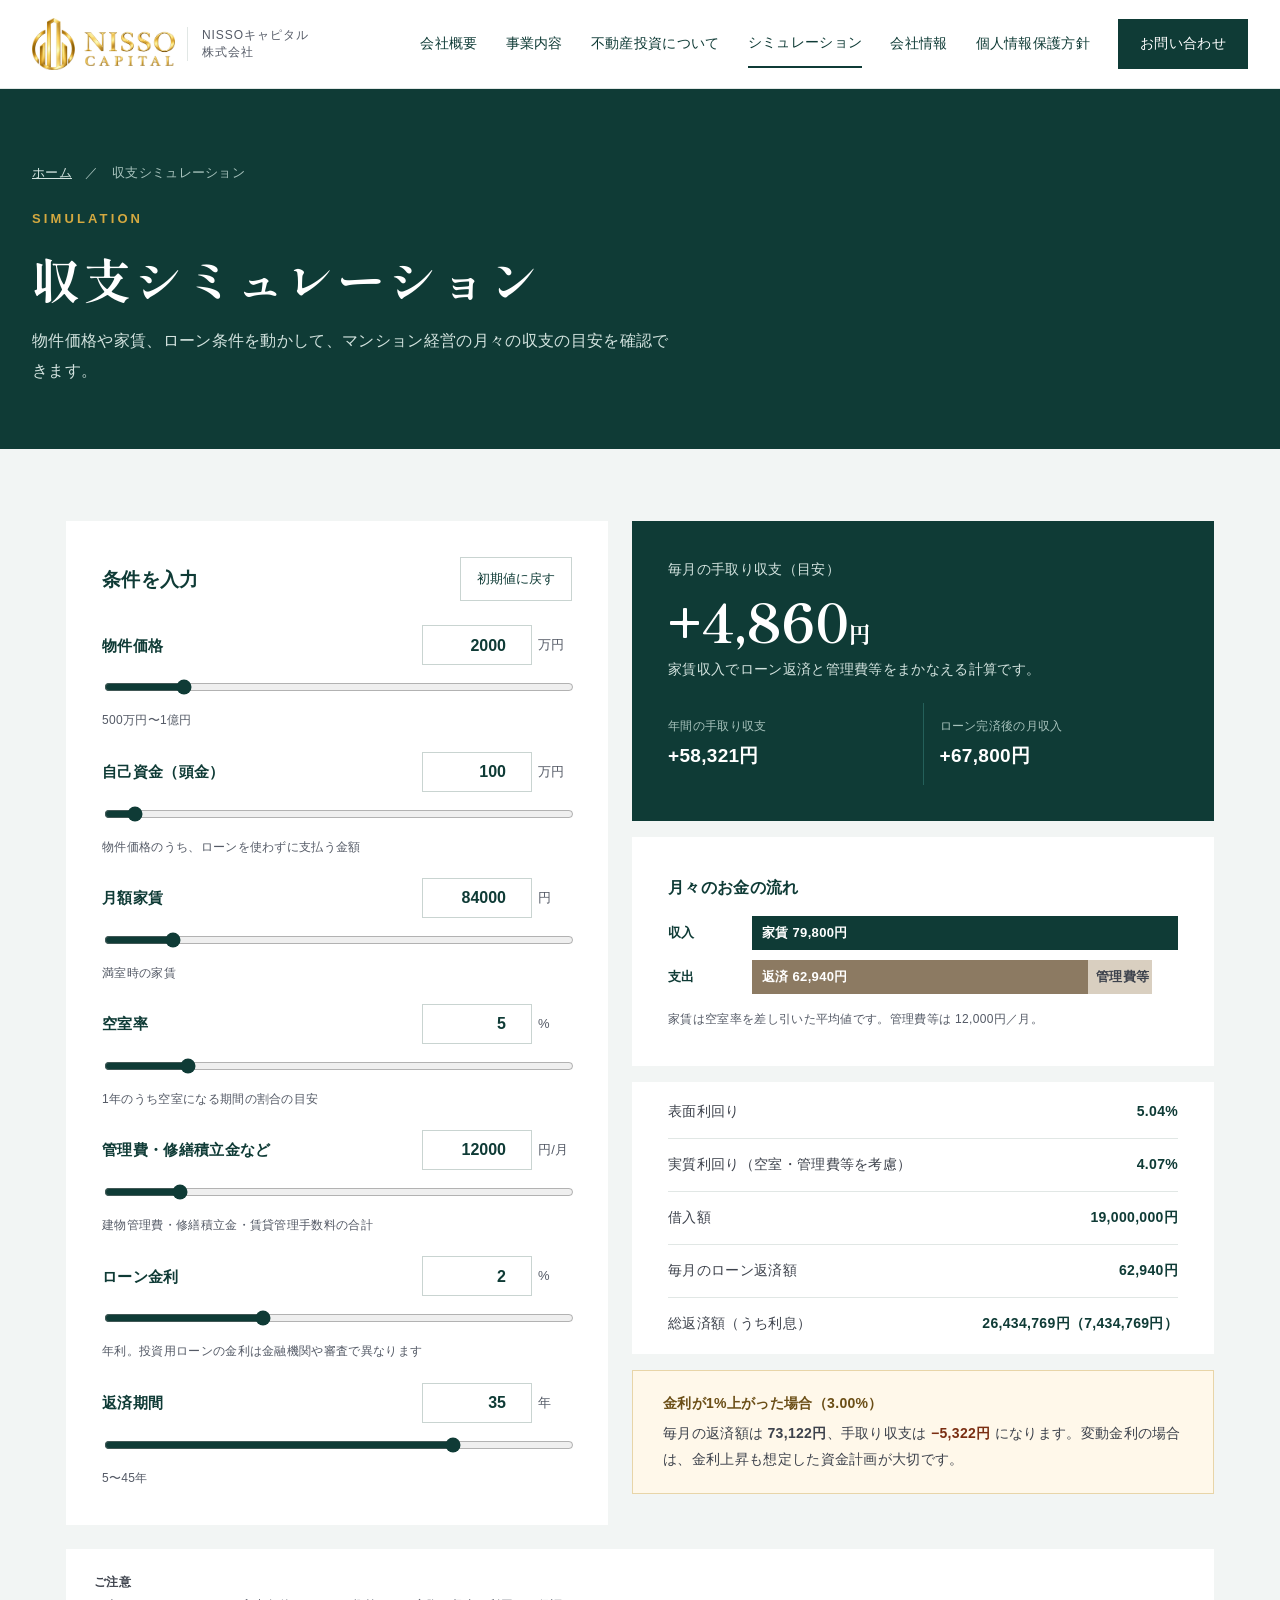
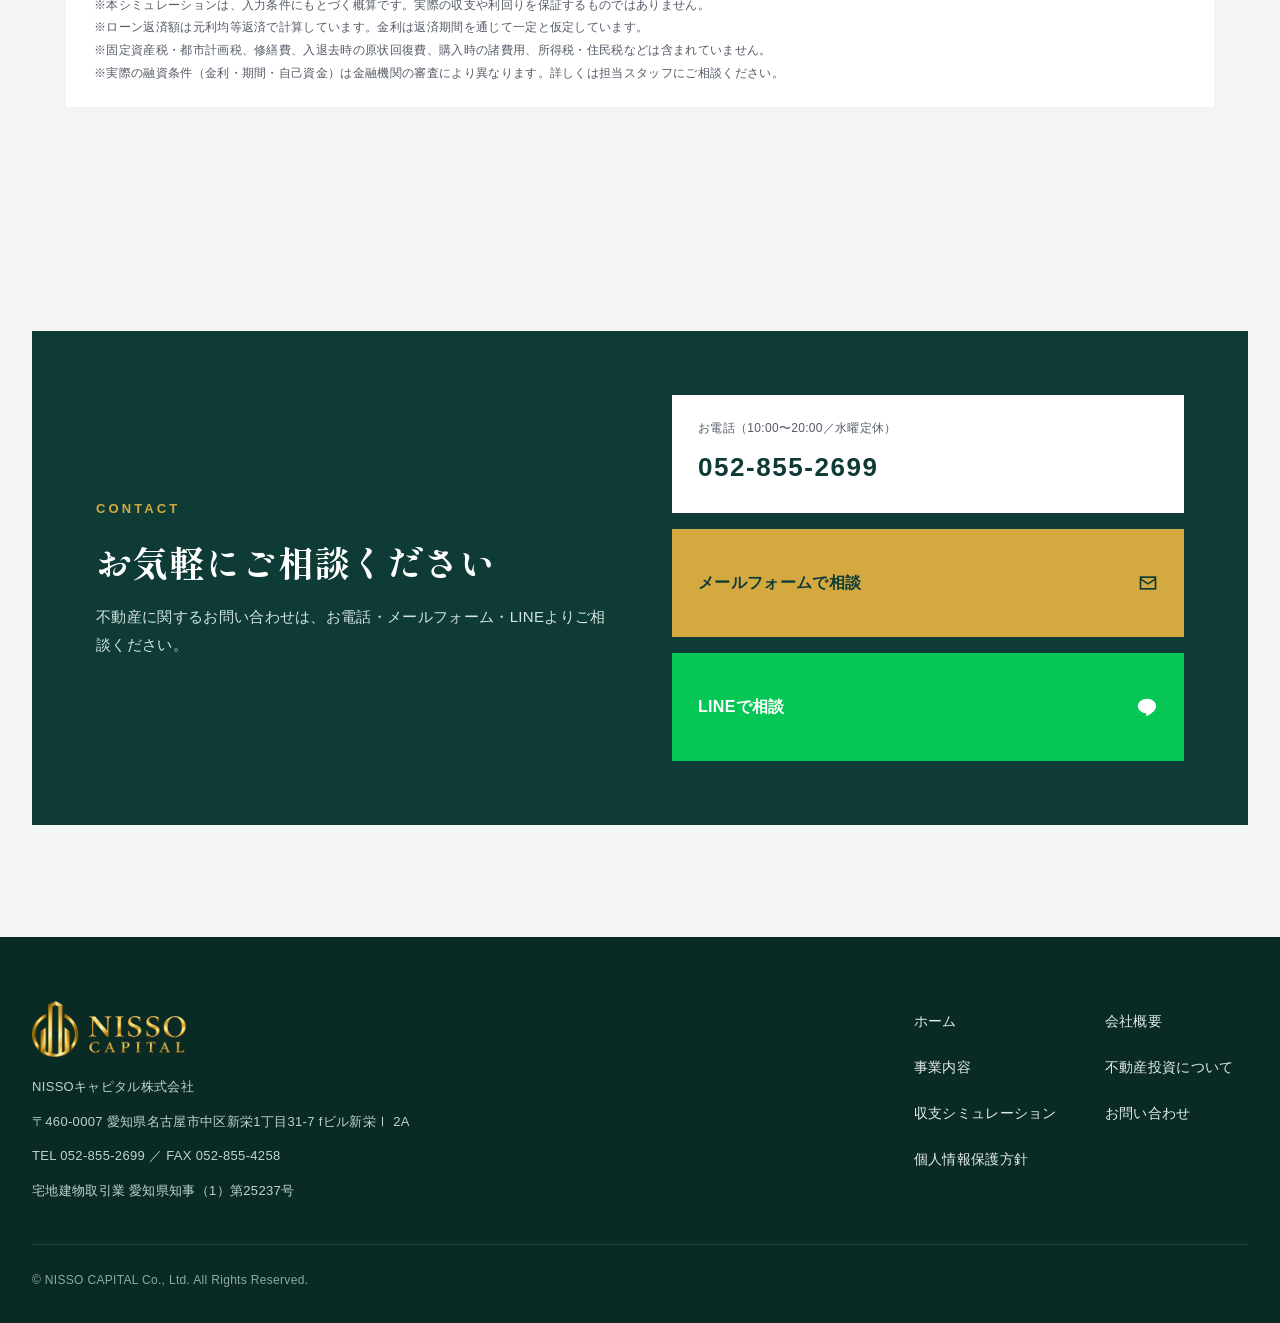
<file: simulator/index.html>
<!doctype html>
<html lang="ja">
<head>
<meta charset="utf-8">
<meta name="viewport" content="width=device-width, initial-scale=1">
<title>収支シミュレーション｜NISSOキャピタル株式会社</title>
<meta name="description" content="物件価格・家賃・ローン条件を入力して、マンション経営の月々の収支の目安を確認できます。">
<meta property="og:title" content="収支シミュレーション｜NISSOキャピタル株式会社">
<meta property="og:description" content="物件価格・家賃・ローン条件を入力して、マンション経営の月々の収支の目安を確認できます。">
<meta property="og:type" content="website">
<meta property="og:site_name" content="NISSOキャピタル株式会社">
<meta property="og:url" content="https://nissocapital.co.jp/simulator/">
<meta property="og:image" content="https://nissocapital.co.jp/assets/ogp.jpg">
<meta property="og:image:width" content="1200">
<meta property="og:image:height" content="630">
<meta name="twitter:card" content="summary_large_image">
<link rel="icon" type="image/png" href="/assets/favicon.png">
<link rel="apple-touch-icon" href="/assets/apple-touch-icon.png">
<link rel="preconnect" href="https://fonts.googleapis.com">
<link rel="stylesheet" href="https://fonts.googleapis.com/css2?family=Shippori+Mincho+B1:wght@500;700&amp;family=Zen+Kaku+Gothic+New:wght@400;500;700&amp;display=swap">
<style>
body{margin:0}
a{color:#0F3B36}a:hover{color:#2B6B62}
a:focus-visible,button:focus-visible,summary:focus-visible,input:focus-visible{outline:2px solid #D4A940;outline-offset:2px}
img{max-width:100%}
.sim{
    --green:#0F3B36; --green-line:#24605A; --gold:#D4A940;
    --ground:#F2F5F4; --line:#E1E7E5; --ink:#1A1D23; --body:#3D424C; --muted:#545A66;
    --warn-bg:#FFF8EA; --warn-line:#E8D5A8; --warn-ink:#6B4E16; --neg:#7A2E12;
  }
.sim *{box-sizing:border-box}
.sim .wrap{max-width:1180px;margin:0 auto;padding:24px 16px 40px;display:flex;flex-wrap:wrap;gap:24px;align-items:flex-start}
.sim .panel{background:#fff;padding:clamp(20px,4vw,36px)}
.sim .inputs{flex:1 1 400px;min-width:0;display:flex;flex-direction:column;gap:24px}
.sim .results{flex:1 1 440px;min-width:0;display:flex;flex-direction:column;gap:16px}
.sim h2{margin:0;font-size:19px;color:var(--green)}
.sim h3{margin:0;font-size:16px;color:var(--green)}
.sim .head{display:flex;justify-content:space-between;align-items:center;gap:12px;flex-wrap:wrap}
.sim button.reset{min-height:44px;padding:0 16px;background:transparent;border:1px solid #C9D4D1;color:var(--green);font:inherit;font-size:13px;cursor:pointer}
.sim .field{display:flex;flex-direction:column;gap:6px}
.sim .row{display:flex;justify-content:space-between;align-items:center;gap:12px}
.sim .field label{font-size:15px;font-weight:700;color:var(--green)}
.sim .num{display:flex;align-items:center;gap:6px}
.sim .num input{width:110px;min-height:40px;padding:0 10px;border:1px solid #C9D4D1;font:inherit;font-size:16px;font-weight:700;color:var(--green);text-align:right}
.sim .num span{font-size:13px;color:var(--muted);min-width:34px}
.sim input[type=range]{width:100%;accent-color:var(--green);min-height:28px}
.sim .hint{font-size:12px;color:var(--muted)}
.sim input:focus-visible,.sim button:focus-visible{outline:2px solid var(--gold);outline-offset:2px}
.sim .hero{background:var(--green);color:#fff;padding:clamp(20px,4vw,36px);display:flex;flex-direction:column;gap:6px}
.sim .hero .label{font-size:14px;color:#D3E3DF}
.sim .big{font-family:'Shippori Mincho B1','Hiragino Mincho ProN','Yu Mincho',serif;font-size:clamp(38px,6vw,54px);font-weight:700;line-height:1.15}
.sim .big small{font-size:22px}
.sim .big.neg{color:#F5C9B3}
.sim .pair{display:grid;grid-template-columns:repeat(2,minmax(0,1fr));gap:1px;background:var(--green-line);margin-top:14px}
.sim .pair div{background:var(--green);padding:12px 0;display:flex;flex-direction:column}
.sim .pair div+div{padding-left:16px}
.sim .pair span:first-child{font-size:12px;color:#A7C2BC}
.sim .pair span:last-child{font-size:19px;font-weight:700}
.sim .bars{display:grid;grid-template-columns:72px minmax(0,1fr);gap:10px 12px;align-items:center;font-size:13px}
.sim .bars b{color:var(--green)}
.sim .track{display:flex;height:34px}
.sim .seg{display:flex;align-items:center;padding-left:10px;font-weight:700;white-space:nowrap;overflow:hidden}
.sim .seg.rent{background:var(--green);color:#fff}
.sim .seg.loan{background:#8C7A62;color:#fff}
.sim .seg.cost{background:#D9CFC0;color:var(--body);padding-left:8px}
.sim .note{margin:0;font-size:12px;color:var(--muted)}
.sim dl{margin:0;display:grid;grid-template-columns:minmax(0,1fr) auto;font-size:14px}
.sim dt,.sim dd{padding:13px 0;border-bottom:1px solid var(--line)}
.sim dt{color:var(--body)}
.sim dd{margin:0;font-weight:700;color:var(--green);text-align:right}
.sim dl>*:nth-last-child(-n+2){border-bottom:0}
.sim .stress{background:var(--warn-bg);border:1px solid var(--warn-line);padding:20px clamp(18px,3vw,30px);font-size:14px;color:var(--body)}
.sim .stress b.t{display:block;color:var(--warn-ink);margin-bottom:4px}
.sim .stress .neg{color:var(--neg)}
.sim .caution{flex:1 1 100%;background:#fff;padding:22px 28px;font-size:12px;color:var(--muted);line-height:1.9}
.sim .caution p{margin:0}
@media (max-width:480px){.sim .pair{grid-template-columns:1fr}.sim .pair div+div{padding-left:0;border-top:1px solid var(--green-line)}}
</style>
<link rel="stylesheet" href="/assets/mobile.css">
</head>
<body>
<div style="font-family: 'Zen Kaku Gothic New', 'Hiragino Sans', 'Yu Gothic', sans-serif; color: #1A1D23; background: #FFFFFF; line-height: 1.85; letter-spacing: 0.02em">

<!-- Header -->
<header style="border-bottom: 1px solid #E1E7E5; background: #FFFFFF">
<div style="max-width: 1240px; margin: 0 auto; padding: 18px 32px; display: flex; flex-wrap: wrap; align-items: center; justify-content: space-between; gap: 16px 32px">
<a href="/" style="display: flex; align-items: center; gap: 12px; text-decoration: none; color: #0F3B36">
<img src="/assets/logo-horizontal.png" alt="NISSO CAPITAL" style="height: 52px; width: auto; display: block">
<span style="font-size: 12px; color: #545A66; letter-spacing: 0.08em; padding-left: 14px; border-left: 1px solid #E1E7E5; line-height: 1.4">NISSOキャピタル<br>株式会社</span>
</a>
<button type="button" class="nav-btn" aria-label="メニューを開く" aria-controls="gnav" aria-expanded="false" onclick="var o=this.closest('header').classList.toggle('nav-open');this.setAttribute('aria-expanded',o)"><svg width="22" height="22" viewBox="0 0 24 24" fill="none" stroke="currentColor" stroke-width="2" aria-hidden="true"><path d="M4 7h16M4 12h16M4 17h16"></path></svg></button>
<nav id="gnav" aria-label="メインメニュー" onclick="if(event.target.closest('a')){var h=this.closest('header');h.classList.remove('nav-open');h.querySelector('.nav-btn').setAttribute('aria-expanded',false)}" style="display: flex; flex-wrap: wrap; align-items: center; gap: 4px 28px; font-size: 14px; font-weight: 500">
<a href="/#about" style="text-decoration: none; padding: 10px 0">会社概要</a>
<a href="/services/" style="text-decoration: none; padding: 10px 0">事業内容</a>
<a href="/invest/" style="text-decoration: none; padding: 10px 0">不動産投資について</a>
<a href="/simulator/" aria-current="page" style="text-decoration: none; padding: 10px 0; border-bottom: 2px solid #0F3B36">シミュレーション</a>
<a href="/#company" style="text-decoration: none; padding: 10px 0">会社情報</a>
<a href="/privacy/" style="text-decoration: none; padding: 10px 0">個人情報保護方針</a>
<a href="/contact/" style="text-decoration: none; padding: 12px 22px; background: #0F3B36; color: #FFFFFF">お問い合わせ</a>
</nav>
</div>
</header>

<!-- Page title -->
<section style="background: #0F3B36; color: #FFFFFF">
<div style="max-width: 1240px; margin: 0 auto; padding: 72px 32px 64px; display: flex; flex-direction: column; gap: 14px">
<p style="margin: 0; font-size: 13px; color: #A7C2BC"><a href="/" style="color: #D3E3DF">ホーム</a>　／　収支シミュレーション</p>
<p style="margin: 8px 0 0; font-size: 13px; letter-spacing: 0.24em; color: #D4A940; font-weight: 700">SIMULATION</p>
<h1 style="margin: 0; font-family: 'Shippori Mincho B1', 'Hiragino Mincho ProN', 'Yu Mincho', serif; font-size: clamp(32px, 4vw, 48px); line-height: 1.4; letter-spacing: 0.06em">収支シミュレーション</h1>
<p style="margin: 0; font-size: 16px; color: #D3E3DF; max-width: 40em">物件価格や家賃、ローン条件を動かして、マンション経営の月々の収支の目安を確認できます。</p>
</div>
</section>

<!-- Simulator -->
<section class="sim" style="background: #F2F5F4; padding: 48px 16px 72px">
<div class="wrap">
  <section class="panel inputs" aria-labelledby="t-in">
    <div class="head">
      <h2 id="t-in">条件を入力</h2>
      <button type="button" class="reset" id="reset">初期値に戻す</button>
    </div>
    <div id="fields"></div>
  </section>

  <section class="results" aria-live="polite" aria-labelledby="t-out">
    <h2 id="t-out" style="position:absolute;width:1px;height:1px;overflow:hidden">シミュレーション結果</h2>
    <div class="hero">
      <span class="label">毎月の手取り収支（目安）</span>
      <span class="big" id="monthly">0<small>円</small></span>
      <span class="label" id="monthlyNote"></span>
      <div class="pair">
        <div><span>年間の手取り収支</span><span id="yearly"></span></div>
        <div><span>ローン完済後の月収入</span><span id="after"></span></div>
      </div>
    </div>

    <div class="panel" style="display:flex;flex-direction:column;gap:14px">
      <h3>月々のお金の流れ</h3>
      <div class="bars">
        <b>収入</b><div class="track"><span class="seg rent" id="barRent"></span></div>
        <b>支出</b><div class="track"><span class="seg loan" id="barLoan"></span><span class="seg cost" id="barCost">管理費等</span></div>
      </div>
      <p class="note" id="barNote"></p>
    </div>

    <div class="panel" style="padding-top:4px;padding-bottom:4px">
      <dl>
        <dt>表面利回り</dt><dd id="gy"></dd>
        <dt>実質利回り（空室・管理費等を考慮）</dt><dd id="ny"></dd>
        <dt>借入額</dt><dd id="loan"></dd>
        <dt>毎月のローン返済額</dt><dd id="pay"></dd>
        <dt>総返済額（うち利息）</dt><dd id="total"></dd>
      </dl>
    </div>

    <div class="stress">
      <b class="t" id="stressTitle"></b>
      毎月の返済額は <strong id="stressPay"></strong>、手取り収支は <strong id="stressMonthly"></strong> になります。変動金利の場合は、金利上昇も想定した資金計画が大切です。
    </div>
  </section>

  <div class="caution">
    <p><strong style="color:#3D424C">ご注意</strong></p>
    <p>※本シミュレーションは、入力条件にもとづく概算です。実際の収支や利回りを保証するものではありません。</p>
    <p>※ローン返済額は元利均等返済で計算しています。金利は返済期間を通じて一定と仮定しています。</p>
    <p>※固定資産税・都市計画税、修繕費、入退去時の原状回復費、購入時の諸費用、所得税・住民税などは含まれていません。</p>
    <p>※実際の融資条件（金利・期間・自己資金）は金融機関の審査により異なります。詳しくは担当スタッフにご相談ください。</p>
  </div>
</div>
</section>

<!-- Contact -->
<section id="contact" style="background: #F2F5F4">
<div style="max-width: 1240px; margin: 0 auto; padding: 112px 32px">
<div style="background: #0F3B36; color: #FFFFFF; padding: 64px clamp(24px, 5vw, 72px); display: flex; flex-wrap: wrap; align-items: center; gap: 40px 64px">
<div style="flex: 1 1 360px; min-width: 0; display: flex; flex-direction: column; gap: 14px">
<p style="margin: 0; font-size: 13px; letter-spacing: 0.24em; color: #D4A940; font-weight: 700">CONTACT</p>
<h2 style="margin: 0; font-family: 'Shippori Mincho B1', 'Hiragino Mincho ProN', 'Yu Mincho', serif; font-size: clamp(26px, 2.8vw, 36px); line-height: 1.5">お気軽にご相談ください</h2>
<p style="margin: 0; font-size: 15px; color: #D3E3DF">不動産に関するお問い合わせは、お電話・メールフォーム・LINEよりご相談ください。</p>
</div>
<div style="flex: 1 1 360px; min-width: 0; display: flex; flex-wrap: wrap; gap: 16px">
<a href="tel:0528552699" style="flex: 1 1 100%; display: flex; flex-direction: column; gap: 4px; padding: 22px 26px; background: #FFFFFF; color: #0F3B36; text-decoration: none">
<span style="font-size: 12px; color: #545A66">お電話（10:00〜20:00／水曜定休）</span>
<span style="font-size: 26px; font-weight: 700; letter-spacing: 0.06em">052-855-2699</span>
</a>
<a href="/contact/" style="flex: 1 1 200px; display: flex; align-items: center; justify-content: space-between; gap: 12px; padding: 22px 26px; min-height: 64px; background: #D4A940; color: #0F3B36; text-decoration: none; font-weight: 700; font-size: 16px">メールフォームで相談
<svg width="20" height="20" viewBox="0 0 24 24" fill="none" stroke="currentColor" stroke-width="2" aria-hidden="true"><rect x="3" y="5" width="18" height="14"></rect><path d="M3 7l9 6 9-6"></path></svg></a>
<a href="https://line.me/R/ti/p/@658qlmxa" target="_blank" rel="noopener" style="flex: 1 1 200px; display: flex; align-items: center; justify-content: space-between; gap: 12px; padding: 22px 26px; min-height: 64px; background: #06C755; color: #FFFFFF; text-decoration: none; font-weight: 700; font-size: 16px">LINEで相談
<svg width="22" height="22" viewBox="0 0 24 24" fill="currentColor" aria-hidden="true"><path d="M12 3C6.5 3 2 6.6 2 11c0 3.9 3.5 7.2 8.3 7.9.3.1.8.2.9.5.1.3.1.7 0 1l-.1.9c0 .3-.2 1 .9.5s5.9-3.5 8-6C21.4 14.2 22 12.7 22 11c0-4.4-4.5-8-10-8z"></path></svg></a>
</div>
</div>
</div>
</section>

<!-- Footer -->
<footer style="background: #0A2A26; color: #BFD3CE">
<div style="max-width: 1240px; margin: 0 auto; padding: 64px 32px 32px; display: flex; flex-direction: column; gap: 40px">
<div style="display: flex; flex-wrap: wrap; justify-content: space-between; gap: 32px">
<div style="display: flex; flex-direction: column; gap: 10px; font-size: 13px; line-height: 1.9">
<img src="/assets/logo-horizontal.png" alt="NISSO CAPITAL" style="height: 56px; width: auto; display: block; margin-bottom: 8px; align-self: flex-start">
<span>NISSOキャピタル株式会社</span>
<span>〒460-0007 愛知県名古屋市中区新栄1丁目31-7 fビル新栄Ⅰ 2A</span>
<span>TEL 052-855-2699 ／ FAX 052-855-4258</span>
<span>宅地建物取引業 愛知県知事（1）第25237号</span>
</div>
<nav aria-label="フッターメニュー" style="display: grid; grid-template-columns: repeat(2, minmax(0, 1fr)); gap: 4px 48px; font-size: 14px; align-content: start">
<a href="/" style="color: #E2EDEA; text-decoration: none; padding: 8px 0">ホーム</a>
<a href="/#about" style="color: #E2EDEA; text-decoration: none; padding: 8px 0">会社概要</a>
<a href="/services/" style="color: #E2EDEA; text-decoration: none; padding: 8px 0">事業内容</a>
<a href="/invest/" style="color: #E2EDEA; text-decoration: none; padding: 8px 0">不動産投資について</a>
<a href="/simulator/" style="color: #E2EDEA; text-decoration: none; padding: 8px 0">収支シミュレーション</a>
<a href="/contact/" style="color: #E2EDEA; text-decoration: none; padding: 8px 0">お問い合わせ</a>
<a href="/privacy/" style="color: #E2EDEA; text-decoration: none; padding: 8px 0">個人情報保護方針</a>
</nav>
</div>
<div style="border-top: 1px solid #1D4540; padding-top: 24px; font-size: 12px; color: #8FAAA4">© NISSO CAPITAL Co., Ltd. All Rights Reserved.</div>
</div>
</footer>

</div>
<script>
(function(){
  var DEFAULTS = { price:2000, down:100, rent:84000, vacancy:5, costs:12000, rate:2.0, years:35 };
  var DEFS = [
    { key:'price',   label:'物件価格',               unit:'万円',  min:500,   max:10000,  step:10,   hint:'500万円〜1億円' },
    { key:'down',    label:'自己資金（頭金）',       unit:'万円',  min:0,     max:10000,  step:10,   hint:'物件価格のうち、ローンを使わずに支払う金額' },
    { key:'rent',    label:'月額家賃',               unit:'円',    min:20000, max:500000, step:1000, hint:'満室時の家賃' },
    { key:'vacancy', label:'空室率',                 unit:'%',     min:0,     max:30,     step:1,    hint:'1年のうち空室になる期間の割合の目安' },
    { key:'costs',   label:'管理費・修繕積立金など', unit:'円/月', min:0,     max:80000,  step:500,  hint:'建物管理費・修繕積立金・賃貸管理手数料の合計' },
    { key:'rate',    label:'ローン金利',             unit:'%',     min:0,     max:6,      step:0.05, hint:'年利。投資用ローンの金利は金融機関や審査で異なります' },
    { key:'years',   label:'返済期間',               unit:'年',    min:5,     max:45,     step:1,    hint:'5〜45年' }
  ];
  var s = Object.assign({}, DEFAULTS);
  var $ = function(id){ return document.getElementById(id); };
  var fields = $('fields');

  DEFS.forEach(function(d){
    var el = document.createElement('div');
    el.className = 'field';
    el.innerHTML =
      '<div class="row"><label for="r-'+d.key+'">'+d.label+'</label>' +
      '<div class="num"><input type="number" id="n-'+d.key+'" aria-label="'+d.label+'（数値入力）" min="'+d.min+'" max="'+d.max+'" step="'+d.step+'"><span>'+d.unit+'</span></div></div>' +
      '<input type="range" id="r-'+d.key+'" min="'+d.min+'" max="'+d.max+'" step="'+d.step+'">' +
      '<span class="hint">'+d.hint+'</span>';
    fields.appendChild(el);
    fields.appendChild(Object.assign(document.createElement('div'), { style:'height:20px' }));
    var onInput = function(e){
      var v = Number(e.target.value);
      if (!isFinite(v) || e.target.value === '') return;
      v = Math.min(d.max, Math.max(d.min, v));
      s[d.key] = v;
      if (d.key === 'price' && s.down > v) s.down = v;
      if (d.key === 'down' && v > s.price) s.down = s.price;
      render();
    };
    el.querySelector('input[type=range]').addEventListener('input', onInput);
    el.querySelector('input[type=number]').addEventListener('change', onInput);
  });
  fields.lastChild.remove();

  $('reset').addEventListener('click', function(){ s = Object.assign({}, DEFAULTS); render(); });

  function pay(loan, ratePct, years){
    var n = years * 12; if (loan <= 0 || n <= 0) return 0;
    var r = ratePct / 100 / 12; if (r === 0) return loan / n;
    return loan * r / (1 - Math.pow(1 + r, -n));
  }
  function yen(n){ var v = Math.round(n); return (v < 0 ? '−' : '') + Math.abs(v).toLocaleString('ja-JP'); }
  function signed(n){ var v = Math.round(n); return (v > 0 ? '+' : v < 0 ? '−' : '±') + Math.abs(v).toLocaleString('ja-JP'); }

  function render(){
    DEFS.forEach(function(d){
      $('r-'+d.key).value = s[d.key];
      $('n-'+d.key).value = s[d.key];
      if (d.key === 'down') { $('r-down').max = s.price; $('n-down').max = s.price; }
    });
    var loan = Math.max(0, (s.price - s.down) * 10000);
    var payment = pay(loan, s.rate, s.years);
    var effRent = s.rent * (1 - s.vacancy / 100);
    var monthly = effRent - s.costs - payment;
    var stressPayment = pay(loan, s.rate + 1, s.years);
    var stressMonthly = effRent - s.costs - stressPayment;
    var priceYen = s.price * 10000;
    var total = payment * s.years * 12;

    var m = $('monthly');
    m.innerHTML = signed(monthly) + '<small>円</small>';
    m.classList.toggle('neg', monthly < 0);
    $('monthlyNote').textContent = monthly >= 0
      ? '家賃収入でローン返済と管理費等をまかなえる計算です。'
      : '毎月この金額の持ち出しが発生する計算です。';
    $('yearly').textContent = signed(monthly * 12) + '円';
    $('after').textContent = signed(effRent - s.costs) + '円';

    var max = Math.max(effRent, payment + s.costs, 1);
    var w = function(v){ return Math.max(0, v / max * 100).toFixed(2) + '%'; };
    $('barRent').style.width = w(effRent); $('barRent').textContent = '家賃 ' + yen(effRent) + '円';
    $('barLoan').style.width = w(payment); $('barLoan').textContent = '返済 ' + yen(payment) + '円';
    $('barCost').style.width = w(s.costs);
    $('barNote').textContent = '家賃は空室率を差し引いた平均値です。管理費等は ' + yen(s.costs) + '円／月。';

    $('gy').textContent = (priceYen > 0 ? s.rent * 12 / priceYen * 100 : 0).toFixed(2) + '%';
    $('ny').textContent = (priceYen > 0 ? (effRent - s.costs) * 12 / priceYen * 100 : 0).toFixed(2) + '%';
    $('loan').textContent = yen(loan) + '円';
    $('pay').textContent = yen(payment) + '円';
    $('total').textContent = yen(total) + '円（' + yen(Math.max(0, total - loan)) + '円）';

    $('stressTitle').textContent = '金利が1%上がった場合（' + (s.rate + 1).toFixed(2) + '%）';
    $('stressPay').textContent = yen(stressPayment) + '円';
    var sm = $('stressMonthly');
    sm.textContent = signed(stressMonthly) + '円';
    sm.className = stressMonthly < 0 ? 'neg' : '';
  }
  render();
})();
</script>
</body>
</html>
</file>
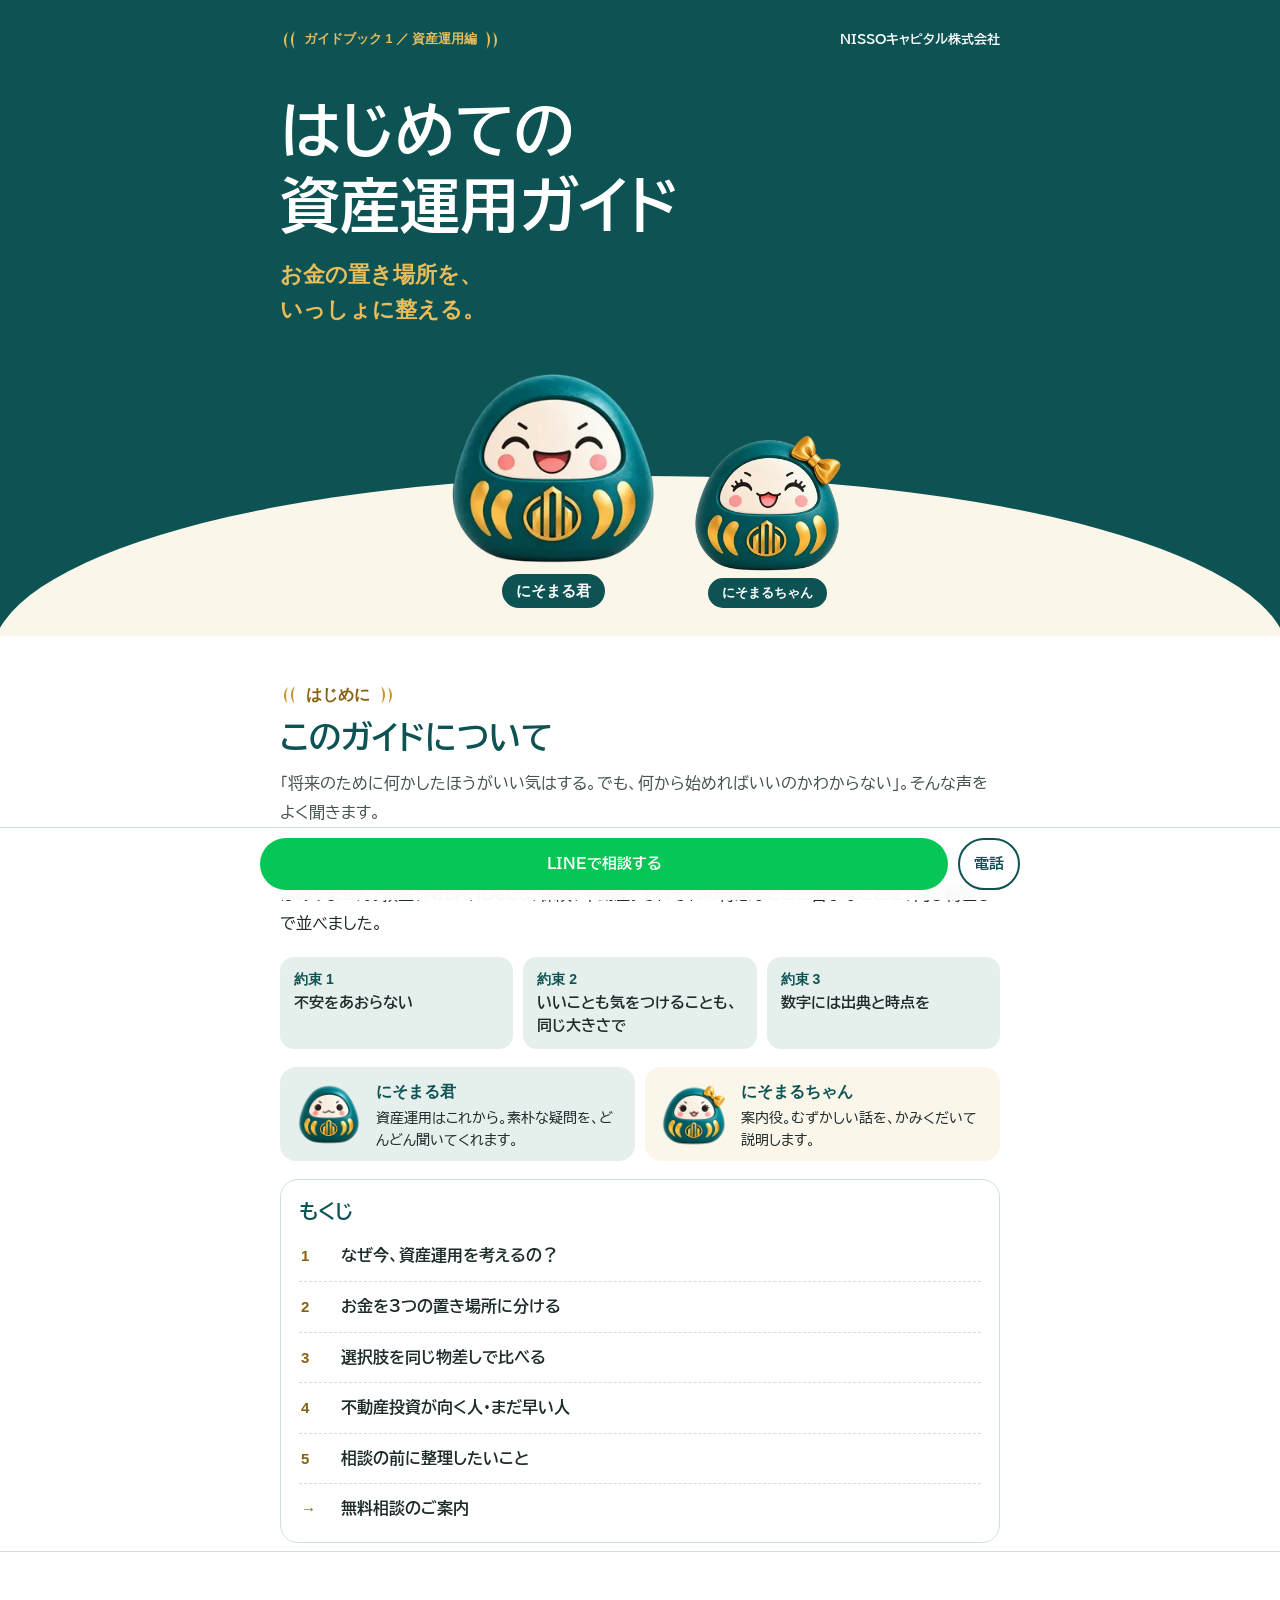
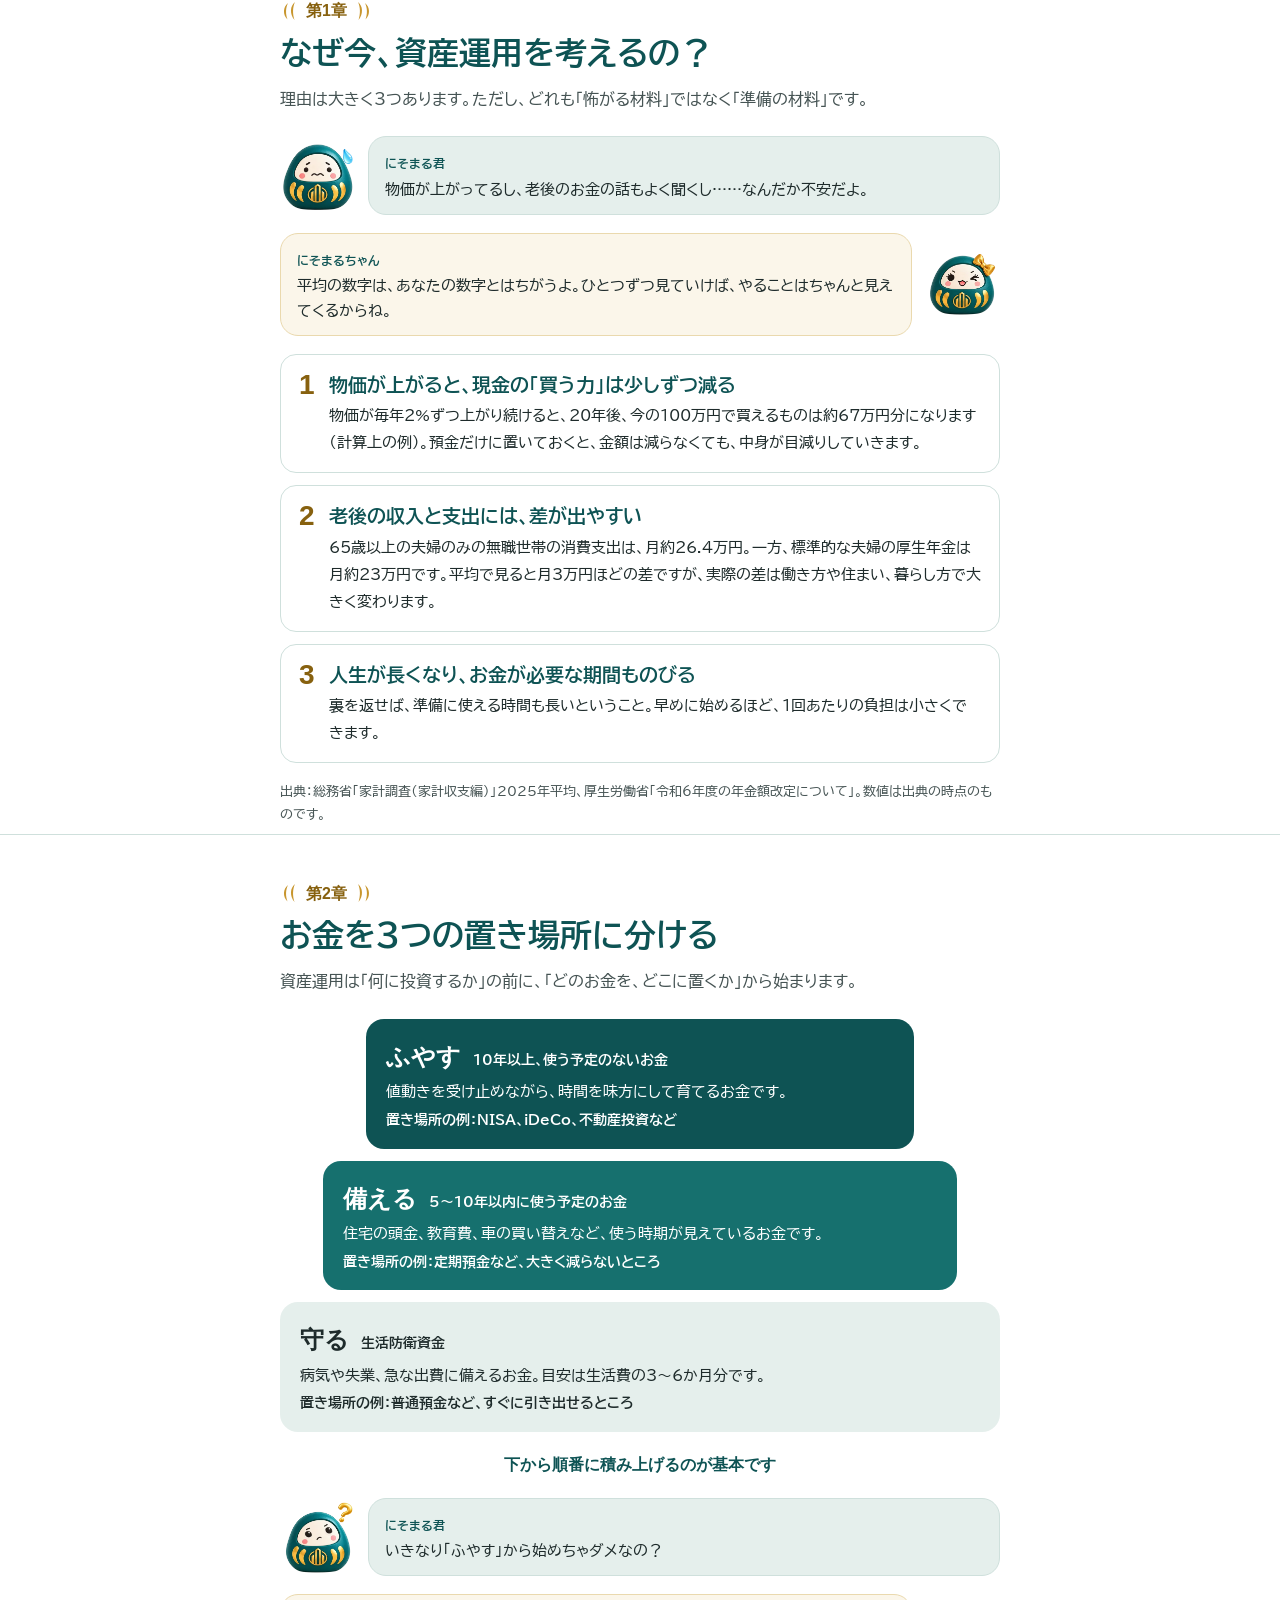
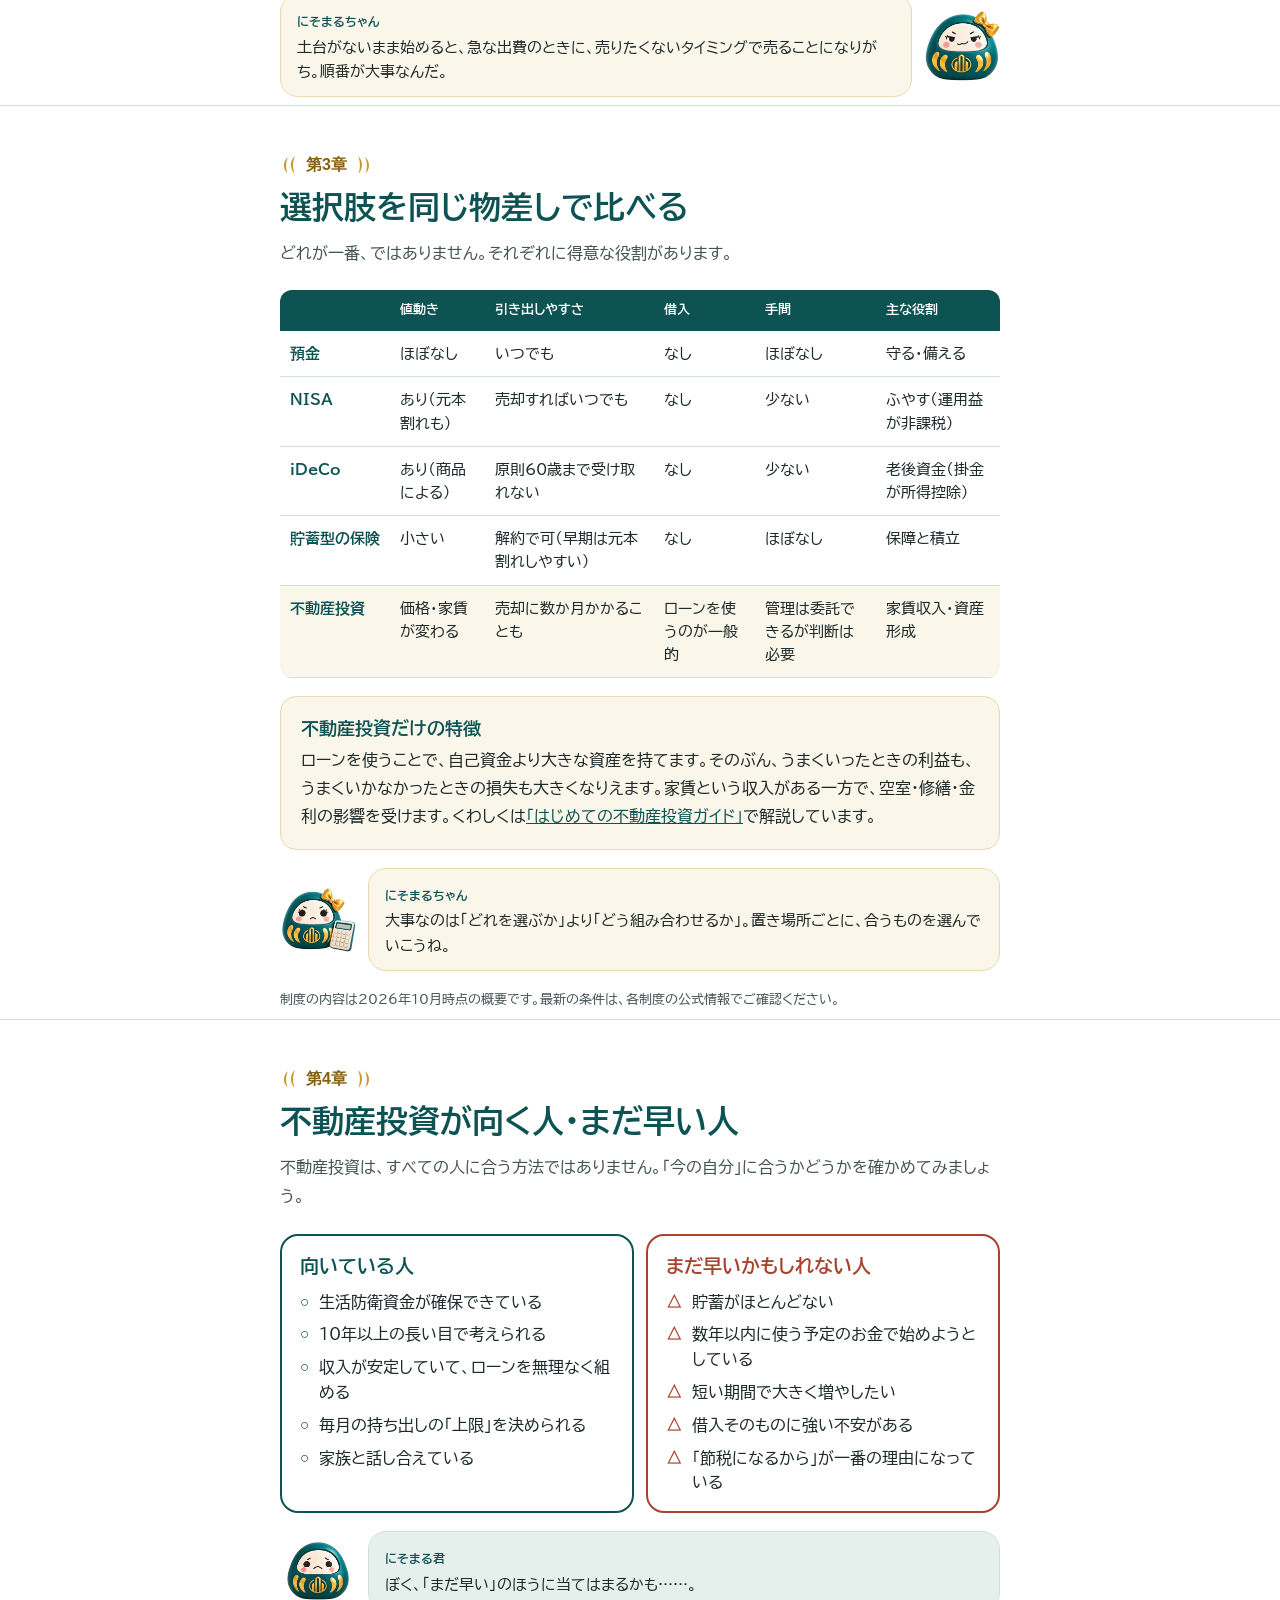
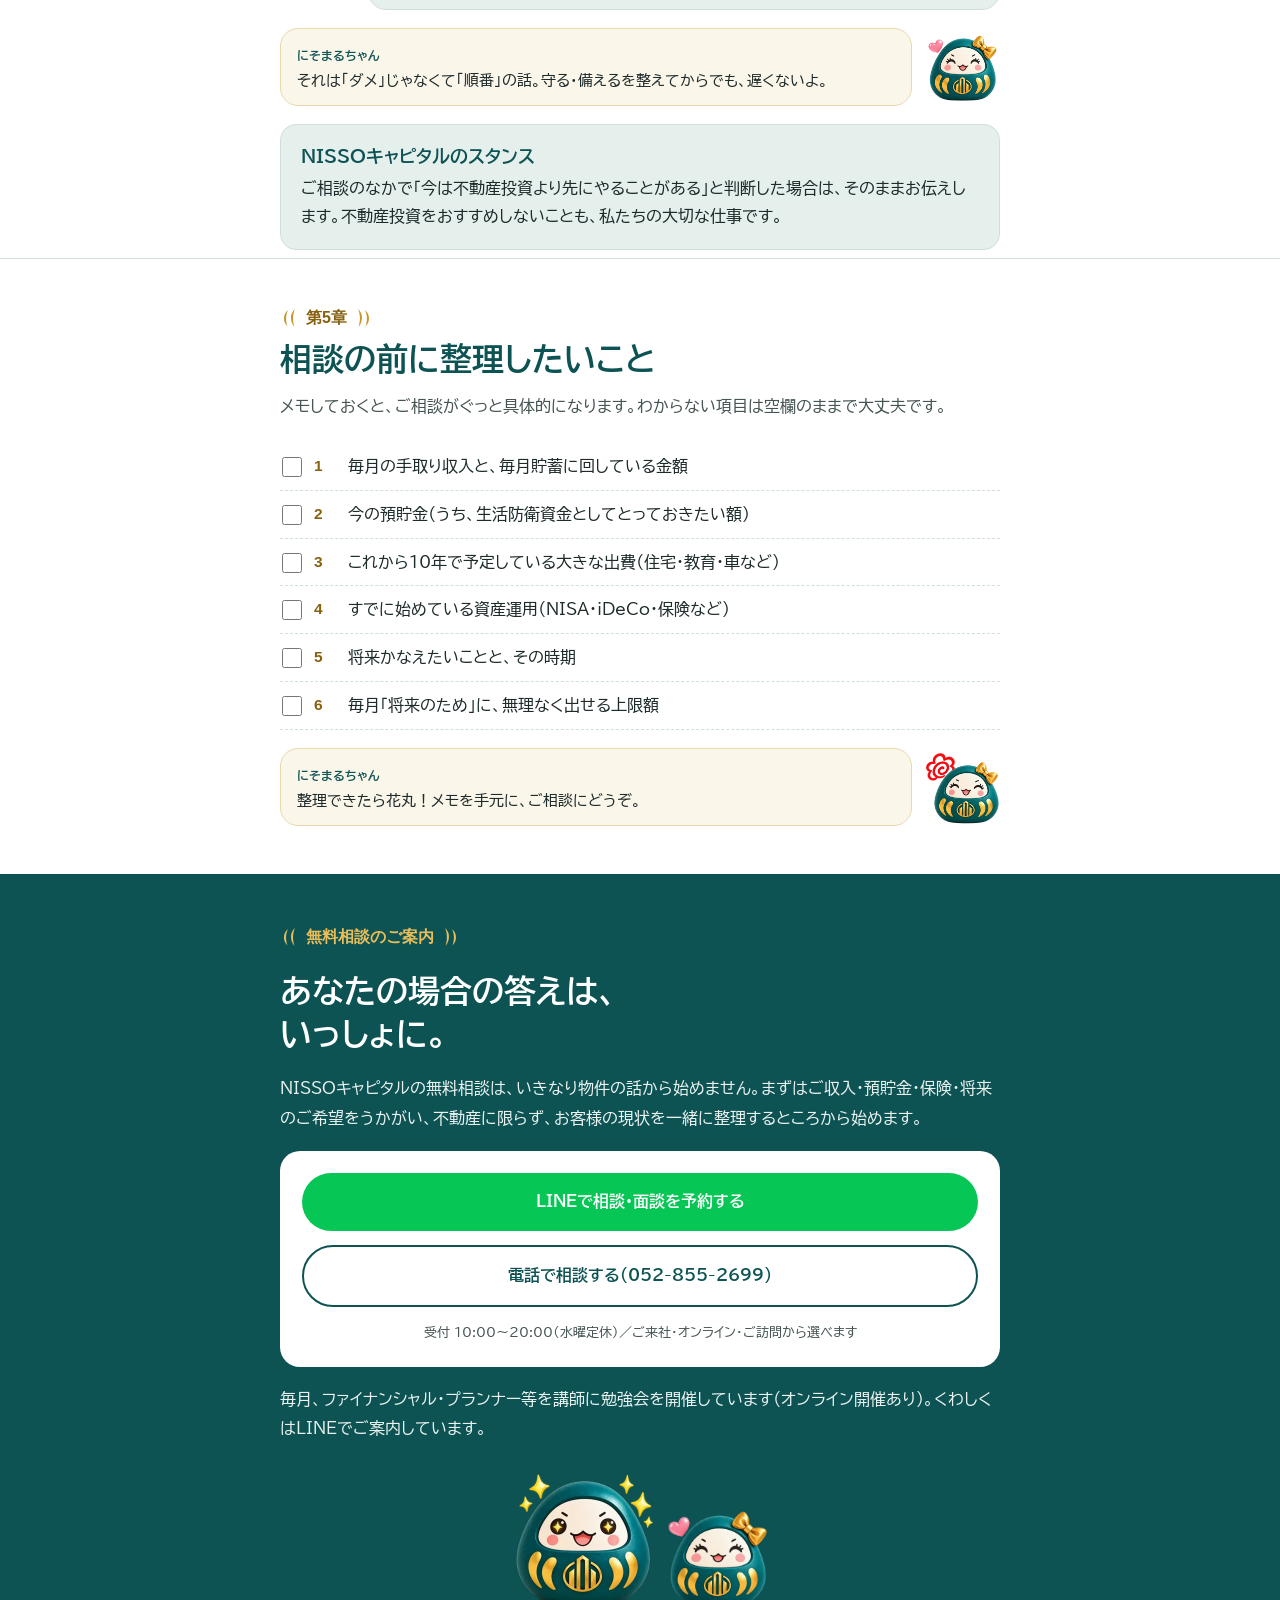
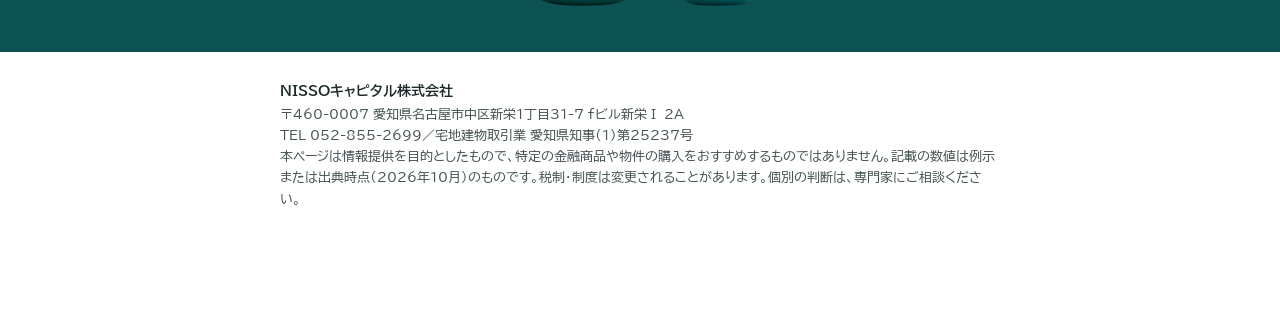
<file: guide/asset.html>
<!doctype html>
<html lang="ja">
<head>
<meta charset="utf-8">
<meta name="viewport" content="width=device-width, initial-scale=1, viewport-fit=cover">
<meta name="robots" content="noindex, nofollow">
<title>はじめての資産運用ガイド｜NISSOキャピタル</title>
<meta name="description" content="にそまる君・にそまるちゃんと学ぶ、資産運用のきほん。お金の置き場所の考え方から、選択肢の比べ方までまとめました。">
<meta property="og:title" content="はじめての資産運用ガイド｜NISSOキャピタル">
<meta property="og:description" content="にそまる君・にそまるちゃんと学ぶ、資産運用のきほん。お金の置き場所の考え方から、選択肢の比べ方までまとめました。">
<meta property="og:type" content="article">
<meta property="og:url" content="https://nissocapital.co.jp/guide/asset.html">
<meta property="og:image" content="https://nissocapital.co.jp/guide/asset-ogp.jpg">
<meta property="og:image:width" content="1200">
<meta property="og:image:height" content="630">
<meta name="twitter:card" content="summary_large_image">
<meta name="theme-color" content="#0E5354">
<link rel="preconnect" href="https://fonts.googleapis.com">
<link rel="preconnect" href="https://fonts.gstatic.com" crossorigin>
<link href="https://fonts.googleapis.com/css2?family=Zen+Maru+Gothic:wght@500;700;900&family=BIZ+UDPGothic:wght@400;700&display=swap" rel="stylesheet">
<style>
:root{--teal:#0E5354;--teal2:#16706E;--tint:#E5EFEC;--ivory:#FBF6EA;--gold:#C8962E;--goldtx:#87610F;--ink:#1E2B2B;--sub:#465454;--alert:#A8432E;--alertbg:#FBF1EE;--bg:#FFFFFF;--line:#CFE0DC;--ivline:#EAD9AE;--head:#0E5354;--card:#FFFFFF;--onteal:#FFFFFF;--goldl:#E8BD5A;color-scheme:light;box-sizing:border-box;padding-top:env(safe-area-inset-top,0px)}
@media (prefers-color-scheme:dark){:root:not([data-theme="light"]){--tint:#17302F;--ivory:#29251A;--goldtx:#E1B55A;--ink:#E6EEEC;--sub:#A9BAB7;--alert:#E58A72;--alertbg:#3A2420;--bg:#0E1918;--line:#2B4644;--ivline:#4A4128;--head:#79C7C0;--card:#132322;color-scheme:dark}}
:root[data-theme="dark"]{--tint:#17302F;--ivory:#29251A;--goldtx:#E1B55A;--ink:#E6EEEC;--sub:#A9BAB7;--alert:#E58A72;--alertbg:#3A2420;--bg:#0E1918;--line:#2B4644;--ivline:#4A4128;--head:#79C7C0;--card:#132322;color-scheme:dark}
*,*::before,*::after{box-sizing:inherit}
html{scroll-padding-top:calc(env(safe-area-inset-top,0px) + 16px);scroll-behavior:smooth}
body{margin:0;background:var(--bg);color:var(--ink);font-family:"BIZ UDPGothic","Hiragino Sans","Yu Gothic",sans-serif;font-size:16px;line-height:1.85;-webkit-text-size-adjust:100%;padding-bottom:calc(84px + env(safe-area-inset-bottom,0px))}
img{max-width:100%;height:auto}
a{color:var(--head)}
h1,h2,h3,.maru{font-family:"Zen Maru Gothic","BIZ UDPGothic",sans-serif}
.wrap{max-width:760px;margin:0 auto;padding:0 20px}
.hige{width:18px;height:20px;fill:var(--gold);flex-shrink:0}.hige.l{transform:scaleX(-1)}
/* hero */
.hero{background:var(--teal);color:var(--onteal);overflow:hidden;position:relative}
.hero .wrap{padding-top:28px;padding-bottom:0;display:flex;flex-direction:column;gap:14px}
.hero .top{display:flex;justify-content:space-between;align-items:center;flex-wrap:wrap;gap:6px 12px;font-size:12.5px;font-weight:700}
.hero .vol{white-space:nowrap}
.hero .vol{display:flex;align-items:center;gap:6px;color:var(--goldl);font-family:"Zen Maru Gothic",sans-serif}
.hero .vol .hige{fill:var(--goldl)}
.hero h1{margin:28px 0 0;font-size:clamp(36px,9vw,60px);line-height:1.25;font-weight:900}
.hero .sub{margin:0;font-family:"Zen Maru Gothic",sans-serif;font-weight:700;font-size:clamp(17px,4.4vw,22px);color:var(--goldl);line-height:1.6}
.hero .stage{position:relative;margin-top:18px;display:flex;justify-content:center;align-items:flex-end;gap:4px;padding-bottom:28px}
.hero .stage::before{content:"";position:absolute;left:-40%;right:-40%;top:42%;bottom:-200px;border-radius:50%;background:#FBF6EA}
.hero.light{background:#FBF6EA;color:#0E5354}
.hero.light .vol{color:#87610F}.hero.light .vol .hige{fill:#87610F}.hero.light .sub{color:#87610F}
.hero.light h1{color:#0E5354}
.hero.light .stage::before{background:var(--teal)}
.fig{position:relative;display:flex;flex-direction:column;align-items:center;gap:4px}
.fig img{display:block}
.fig.big img{width:min(46vw,250px)}.fig.small img{width:min(32vw,170px)}
.fig .tag{font-family:"Zen Maru Gothic",sans-serif;font-weight:900;border-radius:999px;padding:3px 14px;background:var(--teal);color:#fff;font-size:15px}
.fig.small .tag{font-size:13px}
.hero.light .fig .tag{color:#0E5354;background:#FBF6EA}
/* sections */
main section{padding:44px 0 8px;border-bottom:1px solid var(--line)}
main section:last-of-type{border-bottom:0}
.chead{margin-bottom:22px}
.label{display:flex;align-items:center;gap:8px;margin:0 0 6px;font-family:"Zen Maru Gothic",sans-serif;font-weight:700;color:var(--goldtx);font-size:16px}
h2{margin:0;font-size:clamp(25px,6vw,32px);line-height:1.35;color:var(--head);font-weight:900;text-wrap:balance}
.lead{margin:10px 0 0;color:var(--sub)}
section > .wrap > *+*{margin-top:18px}
section p{margin:0}
h3{margin:0;font-size:19px;color:var(--head);font-weight:900;line-height:1.45}
.note{font-size:13px;line-height:1.7;color:var(--sub)}
.say{display:flex;align-items:center;gap:12px}
.say.r{flex-direction:row-reverse}
.say .face{width:76px;height:76px;object-fit:contain;flex-shrink:0}
.bubble{flex:1;border-radius:18px;padding:11px 16px;border:1.5px solid var(--line);background:var(--tint)}
.say.chan .bubble{background:var(--ivory);border-color:var(--ivline)}
.bubble .nm{font-size:12px;font-weight:700;color:var(--head)}
.bubble p{font-size:15px;line-height:1.65}
.box{background:var(--ivory);border:1.5px solid var(--ivline);border-radius:16px;padding:18px 20px}
.box.t{background:var(--tint);border-color:var(--line)}
.box h3{margin-bottom:6px;font-size:18px}
.box p{font-size:15.5px;line-height:1.8}
.promises{list-style:none;padding:0;margin:0;display:grid;grid-template-columns:repeat(auto-fit,minmax(180px,1fr));gap:10px}
.promises li{background:var(--tint);border-radius:14px;padding:12px 14px;font-weight:700;line-height:1.55;font-size:15px}
.promises li span{display:block;font-family:"Zen Maru Gothic",sans-serif;font-weight:900;color:var(--head);font-size:14px}
.chars{display:grid;grid-template-columns:repeat(auto-fit,minmax(250px,1fr));gap:10px}
.char{display:flex;align-items:center;gap:12px;border-radius:16px;padding:10px 14px;background:var(--tint)}
.char.chan{background:var(--ivory)}
.char .face{width:70px;height:70px;object-fit:contain;flex-shrink:0}
.char b{font-family:"Zen Maru Gothic",sans-serif;font-weight:900;color:var(--head)}
.char p{font-size:14px;line-height:1.6}
.toc{background:var(--card);border:1.5px solid var(--line);border-radius:18px;padding:18px 18px 8px}
.toch{font-size:20px;margin-bottom:6px}
.toc ol{list-style:none;padding:0;margin:0}
.toc a{display:flex;gap:12px;align-items:baseline;padding:10px 2px;border-top:1px dashed var(--line);text-decoration:none;color:var(--ink);font-weight:700}
.toc li:first-child a{border-top:0}
.toc a:hover .t{color:var(--head);text-decoration:underline}
.toc .n{font-family:"Zen Maru Gothic",sans-serif;font-weight:900;color:var(--goldtx);min-width:28px;font-size:15px}
.cards{display:flex;flex-direction:column;gap:12px}
.card{border:1.5px solid var(--line);border-radius:16px;padding:16px 18px;background:var(--card)}
.card.num{display:flex;gap:14px}
.card.num .n{font-family:"Zen Maru Gothic",sans-serif;font-weight:900;font-size:28px;color:var(--goldtx);line-height:1}
.card h3{margin-bottom:4px}
.card p{font-size:15px;line-height:1.8}
.grid2{display:grid;grid-template-columns:repeat(auto-fit,minmax(260px,1fr));gap:12px}
.grid3{display:grid;grid-template-columns:repeat(auto-fit,minmax(190px,1fr));gap:12px}
.tier{border-radius:18px;padding:16px 20px;margin-left:auto;margin-right:auto}
.tier .hd{display:flex;align-items:baseline;gap:12px;flex-wrap:wrap}
.tier .hd b{font-family:"Zen Maru Gothic",sans-serif;font-weight:900;font-size:24px}
.tier .hd span{font-size:14px;font-weight:700}
.tier p{font-size:15px;line-height:1.7}
.tier .pl{font-weight:700;font-size:14px;margin-top:4px}
.tier.t1{background:var(--teal);color:#fff;width:76%}.tier.t2{background:var(--teal2);color:#fff;width:88%}.tier.t3{background:var(--tint);width:100%}
@media (max-width:520px){.tier.t1,.tier.t2,.tier.t3{width:100%}}
.center{text-align:center;font-family:"Zen Maru Gothic",sans-serif;font-weight:700;color:var(--head)}
.scroll{overflow-x:auto;-webkit-overflow-scrolling:touch;border-radius:12px}
.tbl{width:100%;border-collapse:collapse;min-width:560px;font-size:14.5px;line-height:1.6}
.tbl thead th{background:var(--teal);color:#fff;text-align:left;font-size:13px;padding:10px;white-space:nowrap}
.tbl td,.tbl tbody th{padding:11px 10px;border-bottom:1px solid var(--line);vertical-align:top;text-align:left}
.tbl tbody th{color:var(--head);font-weight:700;white-space:nowrap}
.tbl.money{min-width:0}.tbl.money tbody th{white-space:normal}.tbl.money td{white-space:nowrap}.tbl.money td:last-child,.tbl.money thead th:last-child{text-align:right}
.tbl.rate{min-width:0}.tbl.rate td{text-align:right}.tbl.rate td:last-child{color:var(--alert);font-weight:700}.tbl.rate thead th:not(:first-child){text-align:right}
.hl td,.hl th{background:var(--ivory)}
.check{list-style:none;padding:0;margin:0;display:flex;flex-direction:column;gap:8px}
.check li{display:flex;gap:10px;font-size:15.5px;line-height:1.6}
.check li::before{content:"○";font-family:"Zen Maru Gothic",sans-serif;font-weight:900;color:var(--head);flex-shrink:0}
.check.ng li::before{content:"△";color:var(--alert)}
.panel{border:2px solid var(--head);border-radius:18px;padding:16px 18px}
.panel.ng{border-color:var(--alert)}.panel.ng h3{color:var(--alert)}
.panel h3{margin-bottom:10px}
.qs{list-style:none;padding:0;margin:0}
.qs li{border-bottom:1px dashed var(--line)}
.qs label{display:flex;gap:12px;align-items:flex-start;padding:11px 2px;cursor:pointer;font-size:15.5px;line-height:1.6}
.qs input{width:20px;height:20px;margin:3px 0 0;accent-color:var(--teal);flex-shrink:0}
.qs .n{font-family:"Zen Maru Gothic",sans-serif;font-weight:900;color:var(--goldtx);min-width:22px}
.flow{display:grid;grid-template-columns:1fr;gap:8px}
.flow .f{border-radius:16px;padding:14px 16px}
.flow .f b{font-family:"Zen Maru Gothic",sans-serif;font-weight:900;font-size:22px;display:block}
.flow .f.in{background:var(--teal);color:#fff}.flow .f.out{background:var(--tint)}.flow .f.rest{background:var(--ivory)}
.flow ul{margin:4px 0 0;padding-left:1.2em;font-size:15px}
.flow .arr{text-align:center;color:var(--gold);font-weight:900;line-height:1}
@media (min-width:640px){.flow{grid-template-columns:1fr 26px 1.4fr 26px 1fr;align-items:stretch}.flow .arr{align-self:center}}
.split{display:grid;grid-template-columns:repeat(auto-fit,minmax(220px,1fr));gap:10px;margin:8px 0}
.split div{background:var(--card);border-radius:12px;padding:12px 14px;font-size:15px;line-height:1.7}
.split b{font-family:"Zen Maru Gothic",sans-serif;font-weight:900;color:var(--head);font-size:17px;display:block}
.split .bad b{color:var(--alert)}
.pm .row{display:flex;gap:8px;font-size:15px;line-height:1.6;margin-top:4px}
.pm .row i{font-style:normal;font-weight:900;width:14px;flex-shrink:0;color:var(--head)}
.pm .row.m i{color:var(--alert)}
.with-img{display:flex;gap:16px;align-items:center}
.with-img img{width:96px;flex-shrink:0}
.formula{display:flex;flex-wrap:wrap;gap:4px 16px;align-items:center;border-radius:14px;padding:12px 18px;background:var(--tint);font-weight:700}
.formula.b{background:var(--ivory)}
.formula b{font-family:"Zen Maru Gothic",sans-serif;font-weight:900;font-size:18px;min-width:110px}
.result{display:grid;grid-template-columns:repeat(auto-fit,minmax(200px,1fr));gap:10px}
.result div{display:flex;justify-content:space-between;align-items:baseline;border-radius:14px;padding:12px 18px;background:var(--tint);font-weight:700}
.result div+div{background:var(--ivory);border:1.5px solid var(--ivline)}
.result b{font-family:"Zen Maru Gothic",sans-serif;font-weight:900;font-size:30px;color:var(--head)}
.result div+div b{color:var(--goldtx)}
.cta-strip{background:var(--teal);color:#fff;border-radius:16px;padding:14px 20px;font-family:"Zen Maru Gothic",sans-serif;font-weight:700;line-height:1.7}
.lc{border:1.5px solid var(--line);border-radius:16px;padding:16px 18px}
.lc ul{margin:6px 0 0;padding-left:1.2em;font-size:15px;line-height:1.7}
.lc .g{display:block;margin-top:8px;font-family:"Zen Maru Gothic",sans-serif;font-weight:900;color:var(--goldtx)}
.sec{border:1.5px solid var(--line);border-radius:16px;padding:16px 18px}
.sec p{font-size:15.5px;line-height:1.8;margin-top:6px}
.caution{background:var(--alertbg);border-radius:10px;padding:10px 14px;margin-top:10px;display:flex;flex-direction:column;gap:4px}
.caution div{display:flex;gap:8px;font-size:14.5px;line-height:1.65}
.caution div::before{content:"！";font-weight:900;color:var(--alert);flex-shrink:0}
.chart{border:1.5px solid var(--line);border-radius:16px;padding:14px 16px 10px}
.chart h3{font-size:17px}
.legend{display:flex;flex-wrap:wrap;gap:6px 18px;margin:6px 0;font-size:13px;font-weight:700}
.legend span{display:flex;align-items:center;gap:6px}
.legend i{display:inline-block;width:22px;height:4px;border-radius:2px}
.chart svg{width:100%;height:auto;display:block}
.opts div{background:var(--tint);border-radius:14px;padding:14px}
.opts b{font-family:"Zen Maru Gothic",sans-serif;font-weight:900;color:var(--head);font-size:17px;display:block}
.opts p{font-size:15px;line-height:1.7}
.talk{border:1.5px solid #E7C7BE;border-radius:16px;padding:14px 16px;background:var(--card)}
.talk b{font-family:"Zen Maru Gothic",sans-serif;font-weight:900;color:var(--alert);font-size:17px;line-height:1.5;display:block}
.talk p{font-size:15px;line-height:1.7;margin-top:6px}
.faq details{border-bottom:1px dashed var(--line)}
.faq summary{list-style:none;cursor:pointer;display:flex;gap:10px;align-items:baseline;padding:13px 2px;font-weight:700;color:var(--head);font-size:16px;line-height:1.55}
.faq summary::-webkit-details-marker{display:none}
.faq summary::after{content:"＋";margin-left:auto;color:var(--goldtx);font-weight:900}
.faq details[open] summary::after{content:"－"}
.faq .q{font-family:"Zen Maru Gothic",sans-serif;font-weight:900;color:#fff;background:var(--teal);width:26px;height:26px;border-radius:50%;display:inline-flex;align-items:center;justify-content:center;flex-shrink:0;font-size:14px}
.faq .a{display:flex;gap:10px;padding:0 2px 14px;font-size:15.5px;line-height:1.75}
.faq .a::before{content:"A";font-family:"Zen Maru Gothic",sans-serif;font-weight:900;color:var(--goldtx);width:26px;text-align:center;flex-shrink:0}
.gl{display:grid;grid-template-columns:repeat(auto-fit,minmax(250px,1fr));gap:10px}
.gl div{border:1.5px solid var(--line);border-radius:14px;padding:12px 14px}
.gl dt{font-family:"Zen Maru Gothic",sans-serif;font-weight:900;color:var(--head);font-size:16px}
.gl dd{margin:4px 0 0;font-size:14.5px;line-height:1.7}
.steps{list-style:none;padding:0;margin:0;display:flex;flex-direction:column;gap:18px}
.steps li{display:flex;gap:16px}
.steps .n{font-family:"Zen Maru Gothic",sans-serif;font-weight:900;color:#fff;background:var(--teal);width:40px;height:40px;border-radius:50%;display:flex;align-items:center;justify-content:center;flex-shrink:0;font-size:18px}
.steps h3{margin:6px 0 2px}
.steps p{font-size:15.5px;line-height:1.8}
.feats div{background:var(--tint);border-radius:14px;padding:14px}
.feats b{font-family:"Zen Maru Gothic",sans-serif;font-weight:900;color:var(--head);display:block}
.feats p{font-size:14.5px;line-height:1.7}
.chimg{float:right;width:110px;margin:-10px 0 0 10px}
@media (max-width:520px){.chimg{width:78px;margin:-6px 0 0 6px}}
.tbl.wide{min-width:680px}
/* consult */
.consult{background:var(--teal);color:#fff;padding:48px 0 40px;margin-top:40px}
.consult .label{color:var(--goldl)}.consult .label .hige{fill:var(--goldl)}
.consult h2{color:#fff}
.consult .wrap > *+*{margin-top:18px}
.consult p{color:#EAF2F0}
.ctabox{background:#fff;color:#1E2B2B;border-radius:20px;padding:22px;display:flex;flex-direction:column;gap:14px}
.btn{display:flex;align-items:center;justify-content:center;gap:8px;border-radius:999px;padding:14px 20px;font-weight:700;text-decoration:none;font-size:16px;min-height:52px}
.btn.line{background:#06C755;color:#fff}.btn.line:hover{background:#05B04B}
.btn.tel{background:#fff;color:#0E5354;border:2px solid #0E5354}.btn.tel:hover{background:#E5EFEC}
.ctabox small{display:block;text-align:center;color:#465454;font-size:13px}
.consult .duo{display:flex;justify-content:center;align-items:flex-end;gap:4px}
.consult .duo img:first-child{width:150px}.consult .duo img:last-child{width:110px}
footer{padding:28px 0 20px;font-size:12.5px;line-height:1.7;color:var(--sub)}
footer b{color:var(--ink);font-size:14px}
.bar{position:fixed;left:0;right:0;bottom:0;z-index:10;background:color-mix(in srgb,var(--bg) 92%,transparent);backdrop-filter:blur(8px);-webkit-backdrop-filter:blur(8px);border-top:1px solid var(--line);padding:10px 16px calc(10px + env(safe-area-inset-bottom,0px))}
.bar .wrap{display:flex;gap:10px;padding:0}
.bar .btn{flex:1;padding:10px 14px;min-height:48px;font-size:15px}
.bar .btn.tel{flex:0 0 auto;background:var(--bg);color:var(--head);border-color:var(--head)}
:focus-visible{outline:3px solid var(--gold);outline-offset:2px}
@media print{.bar{display:none}body{padding-bottom:0}}
</style>
</head>
<body>
<header class="hero"><div class="wrap">
<div class="top"><span class="vol"><svg class="hige l" aria-hidden="true" viewBox="0 0 36 40"><path d="M6 2 C 16 10, 17 26, 7 38 C 11 26, 11 13, 6 2 Z"/><path d="M20 4 C 30 12, 31 27, 21 37 C 25 26, 25 14, 20 4 Z"/></svg>ガイドブック 1 ／ 資産運用編<svg class="hige" aria-hidden="true" viewBox="0 0 36 40"><path d="M6 2 C 16 10, 17 26, 7 38 C 11 26, 11 13, 6 2 Z"/><path d="M20 4 C 30 12, 31 27, 21 37 C 25 26, 25 14, 20 4 Z"/></svg></span><span>NISSOキャピタル株式会社</span></div>
<h1>はじめての<br>資産運用ガイド</h1>
<p class="sub">お金の置き場所を、<br>いっしょに整える。</p>
<div class="stage"><div class="fig big"><img src="[data-uri]" alt="にそまる君" class="" width="300" height="300" loading="lazy" decoding="async"><span class="tag">にそまる君</span></div><div class="fig small"><img src="[data-uri]" alt="にそまるちゃん" class="" width="300" height="300" loading="lazy" decoding="async"><span class="tag">にそまるちゃん</span></div></div>
</div></header>
<main>
<section aria-labelledby="intro"><div class="wrap"><header class="chead"><p class="label"><svg class="hige l" aria-hidden="true" viewBox="0 0 36 40"><path d="M6 2 C 16 10, 17 26, 7 38 C 11 26, 11 13, 6 2 Z"/><path d="M20 4 C 30 12, 31 27, 21 37 C 25 26, 25 14, 20 4 Z"/></svg><span>はじめに</span><svg class="hige" aria-hidden="true" viewBox="0 0 36 40"><path d="M6 2 C 16 10, 17 26, 7 38 C 11 26, 11 13, 6 2 Z"/><path d="M20 4 C 30 12, 31 27, 21 37 C 25 26, 25 14, 20 4 Z"/></svg></p><h2 id="intro">このガイドについて</h2><p class="lead">「将来のために何かしたほうがいい気はする。でも、何から始めればいいのかわからない」。そんな声をよく聞きます。</p></header><p>このガイドは、資産運用の「地図」を手に入れるための入門編です。特定の商品をすすめるためのものではありません。預金、NISA、iDeCo、保険、不動産。それぞれの得意なことと苦手なことを、同じ物差しで並べました。</p><ol class="promises"><li><span>約束 1</span>不安をあおらない</li><li><span>約束 2</span>いいことも気をつけることも、同じ大きさで</li><li><span>約束 3</span>数字には出典と時点を</li></ol><div class="chars"><div class="char kun"><img src="[data-uri]" alt="にそまる君" class="face" width="300" height="300" loading="lazy" decoding="async"><div><b>にそまる君</b><p>資産運用はこれから。素朴な疑問を、どんどん聞いてくれます。</p></div></div><div class="char chan"><img src="[data-uri]" alt="にそまるちゃん" class="face" width="300" height="300" loading="lazy" decoding="async"><div><b>にそまるちゃん</b><p>案内役。むずかしい話を、かみくだいて説明します。</p></div></div></div><nav aria-label="もくじ" class="toc"><h2 class="toch">もくじ</h2><ol><li><a href="#why"><span class="n">1</span><span class="t">なぜ今、資産運用を考えるの？</span></a></li><li><a href="#place"><span class="n">2</span><span class="t">お金を3つの置き場所に分ける</span></a></li><li><a href="#compare"><span class="n">3</span><span class="t">選択肢を同じ物差しで比べる</span></a></li><li><a href="#fit"><span class="n">4</span><span class="t">不動産投資が向く人・まだ早い人</span></a></li><li><a href="#prep"><span class="n">5</span><span class="t">相談の前に整理したいこと</span></a></li><li><a href="#consult"><span class="n">→</span><span class="t">無料相談のご案内</span></a></li></ol></nav></div></section><section aria-labelledby="why"><div class="wrap"><header class="chead"><p class="label"><svg class="hige l" aria-hidden="true" viewBox="0 0 36 40"><path d="M6 2 C 16 10, 17 26, 7 38 C 11 26, 11 13, 6 2 Z"/><path d="M20 4 C 30 12, 31 27, 21 37 C 25 26, 25 14, 20 4 Z"/></svg><span>第1章</span><svg class="hige" aria-hidden="true" viewBox="0 0 36 40"><path d="M6 2 C 16 10, 17 26, 7 38 C 11 26, 11 13, 6 2 Z"/><path d="M20 4 C 30 12, 31 27, 21 37 C 25 26, 25 14, 20 4 Z"/></svg></p><h2 id="why">なぜ今、資産運用を考えるの？</h2><p class="lead">理由は大きく3つあります。ただし、どれも「怖がる材料」ではなく「準備の材料」です。</p></header><div class="say kun"><img src="[data-uri]" alt="にそまる君" class="face" width="300" height="300" loading="lazy" decoding="async"><div class="bubble"><span class="nm">にそまる君</span><p>物価が上がってるし、老後のお金の話もよく聞くし……なんだか不安だよ。</p></div></div><div class="say chan r"><img src="[data-uri]" alt="にそまるちゃん" class="face" width="300" height="300" loading="lazy" decoding="async"><div class="bubble"><span class="nm">にそまるちゃん</span><p>平均の数字は、あなたの数字とはちがうよ。ひとつずつ見ていけば、やることはちゃんと見えてくるからね。</p></div></div><div class="cards"><div class="card num"><span class="n">1</span><div><h3>物価が上がると、現金の「買う力」は少しずつ減る</h3><p>物価が毎年2%ずつ上がり続けると、20年後、今の100万円で買えるものは約67万円分になります（計算上の例）。預金だけに置いておくと、金額は減らなくても、中身が目減りしていきます。</p></div></div><div class="card num"><span class="n">2</span><div><h3>老後の収入と支出には、差が出やすい</h3><p>65歳以上の夫婦のみの無職世帯の消費支出は、月約26.4万円。一方、標準的な夫婦の厚生年金は月約23万円です。平均で見ると月3万円ほどの差ですが、実際の差は働き方や住まい、暮らし方で大きく変わります。</p></div></div><div class="card num"><span class="n">3</span><div><h3>人生が長くなり、お金が必要な期間ものびる</h3><p>裏を返せば、準備に使える時間も長いということ。早めに始めるほど、1回あたりの負担は小さくできます。</p></div></div></div><p class="note">出典：総務省「家計調査（家計収支編）」2025年平均、厚生労働省「令和6年度の年金額改定について」。数値は出典の時点のものです。</p></div></section><section aria-labelledby="place"><div class="wrap"><header class="chead"><p class="label"><svg class="hige l" aria-hidden="true" viewBox="0 0 36 40"><path d="M6 2 C 16 10, 17 26, 7 38 C 11 26, 11 13, 6 2 Z"/><path d="M20 4 C 30 12, 31 27, 21 37 C 25 26, 25 14, 20 4 Z"/></svg><span>第2章</span><svg class="hige" aria-hidden="true" viewBox="0 0 36 40"><path d="M6 2 C 16 10, 17 26, 7 38 C 11 26, 11 13, 6 2 Z"/><path d="M20 4 C 30 12, 31 27, 21 37 C 25 26, 25 14, 20 4 Z"/></svg></p><h2 id="place">お金を3つの置き場所に分ける</h2><p class="lead">資産運用は「何に投資するか」の前に、「どのお金を、どこに置くか」から始まります。</p></header><div class="cards"><div class="tier t1"><div class="hd"><b>ふやす</b><span>10年以上、使う予定のないお金</span></div><p>値動きを受け止めながら、時間を味方にして育てるお金です。</p><p class="pl">置き場所の例：NISA、iDeCo、不動産投資など</p></div><div class="tier t2"><div class="hd"><b>備える</b><span>5〜10年以内に使う予定のお金</span></div><p>住宅の頭金、教育費、車の買い替えなど、使う時期が見えているお金です。</p><p class="pl">置き場所の例：定期預金など、大きく減らないところ</p></div><div class="tier t3"><div class="hd"><b>守る</b><span>生活防衛資金</span></div><p>病気や失業、急な出費に備えるお金。目安は生活費の3〜6か月分です。</p><p class="pl">置き場所の例：普通預金など、すぐに引き出せるところ</p></div></div><p class="center">下から順番に積み上げるのが基本です</p><div class="say kun"><img src="[data-uri]" alt="にそまる君" class="face" width="300" height="300" loading="lazy" decoding="async"><div class="bubble"><span class="nm">にそまる君</span><p>いきなり「ふやす」から始めちゃダメなの？</p></div></div><div class="say chan r"><img src="[data-uri]" alt="にそまるちゃん" class="face" width="300" height="300" loading="lazy" decoding="async"><div class="bubble"><span class="nm">にそまるちゃん</span><p>土台がないまま始めると、急な出費のときに、売りたくないタイミングで売ることになりがち。順番が大事なんだ。</p></div></div></div></section><section aria-labelledby="compare"><div class="wrap"><header class="chead"><p class="label"><svg class="hige l" aria-hidden="true" viewBox="0 0 36 40"><path d="M6 2 C 16 10, 17 26, 7 38 C 11 26, 11 13, 6 2 Z"/><path d="M20 4 C 30 12, 31 27, 21 37 C 25 26, 25 14, 20 4 Z"/></svg><span>第3章</span><svg class="hige" aria-hidden="true" viewBox="0 0 36 40"><path d="M6 2 C 16 10, 17 26, 7 38 C 11 26, 11 13, 6 2 Z"/><path d="M20 4 C 30 12, 31 27, 21 37 C 25 26, 25 14, 20 4 Z"/></svg></p><h2 id="compare">選択肢を同じ物差しで比べる</h2><p class="lead">どれが一番、ではありません。それぞれに得意な役割があります。</p></header><div class="scroll"><table class="tbl wide"><thead><tr><th scope="col"></th><th scope="col">値動き</th><th scope="col">引き出しやすさ</th><th scope="col">借入</th><th scope="col">手間</th><th scope="col">主な役割</th></tr></thead><tbody><tr><th scope="row">預金</th><td>ほぼなし</td><td>いつでも</td><td>なし</td><td>ほぼなし</td><td>守る・備える</td></tr><tr><th scope="row">NISA</th><td>あり（元本割れも）</td><td>売却すればいつでも</td><td>なし</td><td>少ない</td><td>ふやす（運用益が非課税）</td></tr><tr><th scope="row">iDeCo</th><td>あり（商品による）</td><td>原則60歳まで受け取れない</td><td>なし</td><td>少ない</td><td>老後資金（掛金が所得控除）</td></tr><tr><th scope="row">貯蓄型の保険</th><td>小さい</td><td>解約で可（早期は元本割れしやすい）</td><td>なし</td><td>ほぼなし</td><td>保障と積立</td></tr><tr class="hl"><th scope="row">不動産投資</th><td>価格・家賃が変わる</td><td>売却に数か月かかることも</td><td>ローンを使うのが一般的</td><td>管理は委託できるが判断は必要</td><td>家賃収入・資産形成</td></tr></tbody></table></div><div class="box "><h3>不動産投資だけの特徴</h3><p>ローンを使うことで、自己資金より大きな資産を持てます。そのぶん、うまくいったときの利益も、うまくいかなかったときの損失も大きくなりえます。家賃という収入がある一方で、空室・修繕・金利の影響を受けます。くわしくは<a href="realestate.html">「はじめての不動産投資ガイド」</a>で解説しています。</p></div><div class="say chan"><img src="[data-uri]" alt="にそまるちゃん" class="face" width="300" height="300" loading="lazy" decoding="async"><div class="bubble"><span class="nm">にそまるちゃん</span><p>大事なのは「どれを選ぶか」より「どう組み合わせるか」。置き場所ごとに、合うものを選んでいこうね。</p></div></div><p class="note">制度の内容は2026年10月時点の概要です。最新の条件は、各制度の公式情報でご確認ください。</p></div></section><section aria-labelledby="fit"><div class="wrap"><header class="chead"><p class="label"><svg class="hige l" aria-hidden="true" viewBox="0 0 36 40"><path d="M6 2 C 16 10, 17 26, 7 38 C 11 26, 11 13, 6 2 Z"/><path d="M20 4 C 30 12, 31 27, 21 37 C 25 26, 25 14, 20 4 Z"/></svg><span>第4章</span><svg class="hige" aria-hidden="true" viewBox="0 0 36 40"><path d="M6 2 C 16 10, 17 26, 7 38 C 11 26, 11 13, 6 2 Z"/><path d="M20 4 C 30 12, 31 27, 21 37 C 25 26, 25 14, 20 4 Z"/></svg></p><h2 id="fit">不動産投資が向く人・まだ早い人</h2><p class="lead">不動産投資は、すべての人に合う方法ではありません。「今の自分」に合うかどうかを確かめてみましょう。</p></header><div class="grid2"><div class="panel"><h3>向いている人</h3><ul class="check"><li>生活防衛資金が確保できている</li><li>10年以上の長い目で考えられる</li><li>収入が安定していて、ローンを無理なく組める</li><li>毎月の持ち出しの「上限」を決められる</li><li>家族と話し合えている</li></ul></div><div class="panel ng"><h3>まだ早いかもしれない人</h3><ul class="check ng"><li>貯蓄がほとんどない</li><li>数年以内に使う予定のお金で始めようとしている</li><li>短い期間で大きく増やしたい</li><li>借入そのものに強い不安がある</li><li>「節税になるから」が一番の理由になっている</li></ul></div></div><div class="say kun"><img src="[data-uri]" alt="にそまる君" class="face" width="300" height="300" loading="lazy" decoding="async"><div class="bubble"><span class="nm">にそまる君</span><p>ぼく、「まだ早い」のほうに当てはまるかも……。</p></div></div><div class="say chan r"><img src="[data-uri]" alt="にそまるちゃん" class="face" width="300" height="300" loading="lazy" decoding="async"><div class="bubble"><span class="nm">にそまるちゃん</span><p>それは「ダメ」じゃなくて「順番」の話。守る・備えるを整えてからでも、遅くないよ。</p></div></div><div class="box t"><h3>NISSOキャピタルのスタンス</h3><p>ご相談のなかで「今は不動産投資より先にやることがある」と判断した場合は、そのままお伝えします。不動産投資をおすすめしないことも、私たちの大切な仕事です。</p></div></div></section><section aria-labelledby="prep"><div class="wrap"><header class="chead"><p class="label"><svg class="hige l" aria-hidden="true" viewBox="0 0 36 40"><path d="M6 2 C 16 10, 17 26, 7 38 C 11 26, 11 13, 6 2 Z"/><path d="M20 4 C 30 12, 31 27, 21 37 C 25 26, 25 14, 20 4 Z"/></svg><span>第5章</span><svg class="hige" aria-hidden="true" viewBox="0 0 36 40"><path d="M6 2 C 16 10, 17 26, 7 38 C 11 26, 11 13, 6 2 Z"/><path d="M20 4 C 30 12, 31 27, 21 37 C 25 26, 25 14, 20 4 Z"/></svg></p><h2 id="prep">相談の前に整理したいこと</h2><p class="lead">メモしておくと、ご相談がぐっと具体的になります。わからない項目は空欄のままで大丈夫です。</p></header><ul class="qs"><li><label><input type="checkbox"><span class="n">1</span><span>毎月の手取り収入と、毎月貯蓄に回している金額</span></label></li><li><label><input type="checkbox"><span class="n">2</span><span>今の預貯金（うち、生活防衛資金としてとっておきたい額）</span></label></li><li><label><input type="checkbox"><span class="n">3</span><span>これから10年で予定している大きな出費（住宅・教育・車など）</span></label></li><li><label><input type="checkbox"><span class="n">4</span><span>すでに始めている資産運用（NISA・iDeCo・保険など）</span></label></li><li><label><input type="checkbox"><span class="n">5</span><span>将来かなえたいことと、その時期</span></label></li><li><label><input type="checkbox"><span class="n">6</span><span>毎月「将来のため」に、無理なく出せる上限額</span></label></li></ul><div class="say chan r"><img src="[data-uri]" alt="にそまるちゃん" class="face" width="300" height="300" loading="lazy" decoding="async"><div class="bubble"><span class="nm">にそまるちゃん</span><p>整理できたら花丸！メモを手元に、ご相談にどうぞ。</p></div></div></div></section>
</main>
<section class="consult" id="consult" aria-labelledby="consult-h">
<div class="wrap">
<p class="label"><svg class="hige l" aria-hidden="true" viewBox="0 0 36 40"><path d="M6 2 C 16 10, 17 26, 7 38 C 11 26, 11 13, 6 2 Z"/><path d="M20 4 C 30 12, 31 27, 21 37 C 25 26, 25 14, 20 4 Z"/></svg><span>無料相談のご案内</span><svg class="hige" aria-hidden="true" viewBox="0 0 36 40"><path d="M6 2 C 16 10, 17 26, 7 38 C 11 26, 11 13, 6 2 Z"/><path d="M20 4 C 30 12, 31 27, 21 37 C 25 26, 25 14, 20 4 Z"/></svg></p>
<h2 id="consult-h">あなたの場合の答えは、<br>いっしょに。</h2>
<p>NISSOキャピタルの無料相談は、いきなり物件の話から始めません。まずはご収入・預貯金・保険・将来のご希望をうかがい、不動産に限らず、お客様の現状を一緒に整理するところから始めます。</p>
<div class="ctabox">
<a class="btn line" href="https://line.me/R/ti/p/@nissocapital" target="_blank" rel="noopener">LINEで相談・面談を予約する</a>
<a class="btn tel" href="tel:0528552699">電話で相談する（052-855-2699）</a>
<small>受付 10:00〜20:00（水曜定休）／ご来社・オンライン・ご訪問から選べます</small>
</div>
<p>毎月、ファイナンシャル・プランナー等を講師に勉強会を開催しています（オンライン開催あり）。くわしくはLINEでご案内しています。</p>
<div class="duo"><img src="[data-uri]" alt="にそまる君" class="" width="300" height="300" loading="lazy" decoding="async"><img src="[data-uri]" alt="にそまるちゃん" class="" width="300" height="300" loading="lazy" decoding="async"></div>
</div>
</section>
<footer><div class="wrap">
<b>NISSOキャピタル株式会社</b><br>
〒460-0007 愛知県名古屋市中区新栄1丁目31-7 fビル新栄Ⅰ 2A<br>
TEL 052-855-2699／宅地建物取引業 愛知県知事（1）第25237号<br>
本ページは情報提供を目的としたもので、特定の金融商品や物件の購入をおすすめするものではありません。記載の数値は例示または出典時点（2026年10月）のものです。税制・制度は変更されることがあります。個別の判断は、専門家にご相談ください。
</div></footer>
<div class="bar" role="region" aria-label="お問い合わせ"><div class="wrap">
<a class="btn line" href="https://line.me/R/ti/p/@nissocapital" target="_blank" rel="noopener">LINEで相談する</a>
<a class="btn tel" href="tel:0528552699" aria-label="電話で相談する">電話</a>
</div></div>
</body>
</html>
</file>
<file: assets/renewal.css>
:root{
--teal:#0F3B36;--teal-2:#0B2F2B;--teal-3:#0A2A26;--teal-fill:#1E5A53;
--gold:#D4A940;--brown:#7A5F38;
--ink:#1A1D23;--ink-2:#3D424C;--ink-3:#545A66;
--mist:#F2F5F4;--mist-2:#F7F9F8;--line:#E1E7E5;--line-2:#C9D4D1;
--on-dark:#D3E3DF;--on-dark-2:#A7C2BC;
--f-sans:'Zen Kaku Gothic New','Hiragino Sans','Yu Gothic',sans-serif;
--f-serif:'Shippori Mincho B1','Hiragino Mincho ProN','Yu Mincho',serif;
--f-en:'Barlow Condensed','Arial Narrow',sans-serif;
--pad:clamp(20px,6.7vw,96px);
}
*,*::before,*::after{box-sizing:border-box}
body{margin:0;font-family:var(--f-sans);color:var(--ink);background:#FFFFFF;line-height:1.8;letter-spacing:.02em;-webkit-text-size-adjust:100%}
img{max-width:100%;height:auto}
h1,h2,h3{word-break:auto-phrase;text-wrap:balance}
p{text-wrap:pretty}
a{color:var(--teal)}a:hover{color:#2B6B62}
a:focus-visible,button:focus-visible,summary:focus-visible,input:focus-visible{outline:2px solid var(--gold);outline-offset:2px}
summary::-webkit-details-marker{display:none}
details[open] summary svg{transform:rotate(180deg)}
.sp-br{display:none}
.wrap{max-width:1248px;margin:0 auto;padding-left:var(--pad);padding-right:var(--pad)}
.label{margin:0;font-family:var(--f-en);font-weight:600;font-size:14px;letter-spacing:.3em;color:var(--brown)}
.label--gold{font-size:15px;letter-spacing:.32em;color:var(--gold)}
.serif{font-family:var(--f-serif)}
.ico{flex:none}

/* header */
.site-header{position:relative;z-index:20;background:#FFFFFF;border-bottom:1px solid var(--line)}
.site-header__in{height:88px;padding:0 48px;display:flex;align-items:center;justify-content:space-between;gap:24px}
.brand{display:flex;align-items:center;gap:14px;text-decoration:none;color:var(--teal)}
.brand img{height:50px;width:auto;display:block}
.brand__name{font-size:12px;color:var(--ink-3);padding-left:14px;border-left:1px solid var(--line);line-height:1.4;letter-spacing:.08em}
.gnav{display:flex;align-items:center;gap:28px;font-size:14px;font-weight:500}
.gnav a{text-decoration:none;color:var(--teal);padding:10px 0;white-space:nowrap}
.gnav a[aria-current="page"]{box-shadow:inset 0 -2px 0 var(--teal)}
.gnav .gnav__cta{padding:12px 22px;background:var(--teal);color:#FFFFFF}
.gnav .gnav__cta:hover{background:#2B6B62;color:#FFFFFF}
.nav-btn{display:none;width:44px;height:44px;margin-left:auto;padding:0;border:0;background:transparent;cursor:pointer;flex-direction:column;align-items:center;justify-content:center;gap:6px}
.nav-btn span{display:block;width:24px;height:2px;background:var(--teal);transition:transform .2s,opacity .2s}
.nav-btn span:nth-child(3){width:16px;align-self:flex-end;margin-right:10px}
.nav-open .nav-btn span:nth-child(1){transform:translateY(8px) rotate(45deg)}
.nav-open .nav-btn span:nth-child(2){opacity:0}
.nav-open .nav-btn span:nth-child(3){width:24px;margin-right:0;align-self:center;transform:translateY(-8px) rotate(-45deg)}

/* buttons */
.btn{display:inline-flex;align-items:center;gap:12px;min-height:54px;padding:0 30px;font-weight:700;font-size:15px;text-decoration:none}
.btn--gold{background:var(--gold);color:var(--teal)}
.btn--gold:hover{background:#E0BA5C;color:var(--teal)}
.btn--ghost{border:1px solid rgba(255,255,255,.45);color:#FFFFFF;font-weight:500}
.btn--ghost:hover{border-color:#FFFFFF;color:#FFFFFF}
.btn--teal{min-height:52px;padding:0 24px;background:var(--teal);color:#FFFFFF}
.btn--teal:hover{background:#2B6B62;color:#FFFFFF}
.btn--outline{min-height:52px;padding:0 24px;border:1px solid var(--teal);color:var(--teal)}
.text-link{align-self:flex-start;display:inline-flex;align-items:center;gap:10px;min-height:44px;font-weight:700;text-decoration:none;border-bottom:1px solid var(--teal);color:var(--teal)}

/* FV */
.fv{position:relative;background:var(--teal);color:#FFFFFF}
.fv__main{position:relative;display:flex;height:clamp(720px,56.4vw,812px);overflow:hidden}
.fv__copy{position:relative;z-index:2;flex:0 0 56%;padding:84px 32px 0 clamp(40px,5.6vw,80px)}
.fv__bg{position:absolute;top:24px;left:clamp(24px,3.9vw,56px);font-family:var(--f-en);font-weight:500;font-size:clamp(96px,10.4vw,150px);line-height:.9;letter-spacing:.02em;color:rgba(255,255,255,.05);white-space:nowrap;pointer-events:none}
.fv__text{position:relative;display:flex;flex-direction:column;gap:28px;max-width:760px}
.fv__label{margin:0;font-family:var(--f-en);font-weight:600;font-size:15px;letter-spacing:.32em;color:var(--gold)}
.fv__title{margin:0;font-family:var(--f-serif);font-weight:800;font-feature-settings:'palt' 1;letter-spacing:0;color:#FFFFFF}
.fv__title-s{display:block;font-size:clamp(26px,2.78vw,40px);font-weight:500;line-height:1.4;letter-spacing:.22em;margin-bottom:4px}
.fv__title-l{display:block;font-size:clamp(44px,4.86vw,70px);line-height:1.12;white-space:nowrap}
.fv__lead{margin:0;font-size:17px;color:var(--on-dark);line-height:1.9}
.fv__btns{display:flex;flex-wrap:wrap;gap:12px}
.fv__tel{display:flex;flex-wrap:wrap;align-items:center;gap:4px 12px;color:#FFFFFF;text-decoration:none}
.fv__tel:hover{color:#FFFFFF}
.fv__tel-num{font-size:22px;font-weight:700;letter-spacing:.06em;white-space:nowrap}
.fv__tel-time{font-size:12px;color:var(--on-dark);white-space:nowrap}
.ln{position:absolute;bottom:0;transform-origin:bottom}
.ln--1{left:calc(100% - 40px);width:2px;height:78%;background:var(--gold)}
.ln--2{left:calc(100% - 26px);width:1px;height:52%;background:rgba(159,211,199,.55)}
.fv__photo{position:relative;flex:1 1 auto;overflow:hidden}
.fv__photo img{position:absolute;inset:0;width:100%;height:100%;object-fit:cover;object-position:center center;display:block;max-width:none}
.rise-svg{position:absolute;inset:0;width:100%;height:100%;pointer-events:none;display:none}
.fv__shade{display:none}
.fv__spcta{display:none}
.fv__paths{position:absolute;z-index:3;left:0;right:44%;bottom:0;height:104px;display:flex;background:var(--teal-2)}
.fv__path{flex:1 1 0;display:flex;align-items:center;justify-content:space-between;gap:16px;padding:0 28px;color:#FFFFFF;text-decoration:none}
.fv__path+.fv__path{border-left:1px solid rgba(255,255,255,.14)}
.fv__path:hover{background:#0E3833;color:#FFFFFF}
.fv__path-t{display:flex;flex-direction:column;line-height:1.4}
.fv__path-en{font-family:var(--f-en);font-size:13px;letter-spacing:.22em;color:var(--gold)}
.fv__path-ja{font-size:17px;font-weight:700}
.fv__path-sub{font-size:12px;color:var(--on-dark-2)}
.fv__sub,.fv__paths--sp{display:none}
.fv-skip{position:absolute;z-index:5;top:12px;right:12px;padding:10px 16px;border:1px solid rgba(255,255,255,.5);background:rgba(8,36,36,.6);color:#FFFFFF;font:inherit;font-size:13px;cursor:pointer;opacity:0;pointer-events:none}
.fv-skip:focus-visible{opacity:1;pointer-events:auto}

/* THE RISE（初回のみ。html.rise-play の間だけ動く） */
@keyframes riseUp{from{transform:scaleY(0)}to{transform:scaleY(1)}}
@keyframes fadeIn{from{opacity:0}to{opacity:1}}
@keyframes fadeOut{from{opacity:1}to{opacity:0}}
@keyframes fadeUp{from{opacity:0;transform:translateY(16px)}to{opacity:1;transform:none}}
@keyframes reveal{from{clip-path:circle(0% at 50% 82%)}to{clip-path:circle(140% at 50% 82%)}}
.rise-play .rise-svg{display:block}
.rise-play .fv-skip{opacity:1;pointer-events:auto}
.rise-play #top .b{transform-box:fill-box;transform-origin:50% 100%;animation:riseUp .75s cubic-bezier(.16,.84,.24,1) both}
.rise-play #top .b.w2{animation-delay:.08s}
.rise-play #top .b.ct{animation-delay:.25s;animation-duration:.85s}
.rise-play #top .fills{opacity:0;animation:fadeOut .3s linear 1.4s both}
.rise-play #top .strokes{opacity:0;animation:fadeOut .5s ease 1.8s both}
.rise-play #top .ph-in{animation:fadeIn .45s ease-out 1s both}
.rise-play #top .ph-full{animation:reveal .8s cubic-bezier(.4,0,.2,1) 1.55s both}
.rise-play #top .cp{animation:fadeUp 1.5s ease-out 2s both}
.rise-play #top .cp2{animation:fadeIn 1.5s ease-out 2.1s both}
.rise-play #top .ln{animation:riseUp 1.6s cubic-bezier(.25,.6,.25,1) 2.1s both}
.rise-play #top .ln--2{animation-delay:2.35s}
@media (prefers-reduced-motion:reduce){.rise-play #top *{animation:none!important}.rise-play .rise-svg{display:none}}

/* about */
.about{padding:120px 0}
.about__in{display:flex;flex-direction:column;gap:36px}
.sec-head{display:flex;flex-direction:column;gap:14px}
.about__title{margin:0;font-family:var(--f-serif);font-size:36px;font-weight:700;line-height:1.5;color:var(--teal)}
.about__body{display:flex;flex-direction:column;gap:22px;max-width:760px}
.about__body p{margin:0;font-size:16px;line-height:2.05;color:var(--ink-2)}
.about__body p:first-child{font-size:17px;color:var(--ink)}

/* dark sections (stance / invest band) */
.dark{position:relative;background:var(--teal);color:#FFFFFF;overflow:hidden}
.dark__rule{position:absolute;left:var(--pad);top:0;bottom:0;width:1px;background:rgba(212,169,64,.45)}
.dark__in{padding-top:136px;padding-bottom:120px;padding-left:calc(var(--pad) + 44px)}
.big-title{margin:0;font-family:var(--f-serif);color:#FFFFFF;font-feature-settings:'palt' 1}
.big-title__s{display:block;font-size:26px;font-weight:500;letter-spacing:.18em;line-height:1.6}
.big-title__l{display:block;font-size:clamp(44px,4.45vw,64px);font-weight:800;line-height:1.18;letter-spacing:.01em}
.stance__in{display:flex;flex-direction:column;gap:28px}
.dark__in.stance__in{padding-top:104px;padding-bottom:88px}
.stance__lead{margin:0;max-width:560px;font-size:16px;color:var(--on-dark);line-height:2.05}
.steps{margin:24px 0 0;padding:0;list-style:none;display:flex;gap:36px;align-items:flex-start}
.step{flex:1 1 0;min-width:0;margin-top:var(--off,0);display:flex;flex-direction:column;gap:14px;padding-top:22px;border-top:1px solid rgba(212,169,64,.55)}
.reveal-ready .step{opacity:0;transform:translateY(32px);transition:opacity 1.4s ease-out,transform 1.4s cubic-bezier(.2,.7,.2,1);transition-delay:calc(var(--i,0) * .36s)}
.reveal-ready .step.is-in{opacity:1;transform:none}
.reveal-ready .svc-row{opacity:0;transform:translateY(24px);transition:opacity 1.3s ease-out,transform 1.3s cubic-bezier(.2,.7,.2,1),background-color .2s;transition-delay:calc(var(--i,0) * .3s),calc(var(--i,0) * .3s),0s}
.reveal-ready .svc-row.is-in{opacity:1;transform:none}
.step__num{font-family:var(--f-en);font-weight:500;font-size:80px;line-height:.8;color:var(--gold)}
.step__body{display:flex;flex-direction:column;gap:14px}
.step h3{margin:0;font-family:var(--f-serif);font-size:clamp(20px,1.8vw,26px);font-weight:700;color:#FFFFFF;white-space:nowrap}
.step p{margin:0;font-size:15px;color:var(--on-dark);line-height:1.95}
.study{margin-top:40px;padding-top:28px;border-top:1px solid rgba(255,255,255,.16);display:flex;flex-wrap:wrap;gap:8px 40px;align-items:baseline}
.study__t{margin:0;font-family:var(--f-serif);font-size:24px;font-weight:700;color:#FFFFFF}
.study__d{margin:0;flex:1 1 380px;font-size:15px;color:var(--on-dark)}
.study__links{flex:1 1 100%;display:grid;grid-template-columns:repeat(2,minmax(0,1fr));gap:12px;margin-top:16px;max-width:720px}
.study__link{display:flex;align-items:center;justify-content:space-between;gap:12px;min-height:48px;padding:0 18px;border:1px solid var(--gold);color:var(--gold);text-decoration:none;font-size:14px;font-weight:500}
.study__link:hover{background:rgba(212,169,64,.12);color:#E0BA5C}
.nw{white-space:nowrap}
.band__in{padding-top:140px;display:grid;grid-template-columns:minmax(0,7fr) minmax(0,5fr);gap:64px;align-items:end}
.band__text{display:flex;flex-direction:column;gap:26px}
.band__text p.band__lead{margin:0;max-width:600px;font-size:16px;line-height:2.05;color:var(--on-dark)}
.band .dark__rule{z-index:1}
.dark__in.band__in{padding-top:120px;padding-bottom:104px}
.band__text{position:relative;z-index:2;max-width:calc(52vw - var(--pad) - 116px)}
.band__side{position:static;display:flex;flex-direction:column;justify-content:flex-end;align-self:stretch}
.band__photo{position:absolute;z-index:0;top:0;right:0;bottom:0;width:48%;margin:0;overflow:hidden;background:var(--teal-2);clip-path:polygon(16% 0,100% 0,100% 100%,0 100%)}
.band__photo img{width:100%;height:100%;object-fit:cover;object-position:center top;display:block;transform-origin:50% 0}
.band__photo::after{content:"";position:absolute;inset:0;background:linear-gradient(90deg,rgba(15,59,54,.85) 0%,rgba(15,59,54,.35) 22%,rgba(15,59,54,0) 48%),linear-gradient(0deg,rgba(15,59,54,.75) 0%,rgba(15,59,54,0) 38%)}
.band__side .band__link{position:relative;z-index:2;background:rgba(11,47,43,.72);-webkit-backdrop-filter:blur(6px);backdrop-filter:blur(6px)}
.reveal-ready .band__photo img{transform:scale(1.14);transition:transform 6s cubic-bezier(.2,.6,.2,1)}
.reveal-ready .band__photo.is-in img{transform:none}
.band__link{display:flex;align-items:center;justify-content:space-between;gap:16px;min-height:72px;padding:0 28px;border:1px solid var(--gold);color:#FFFFFF;text-decoration:none;font-weight:700;font-size:17px}
.band__link:hover{background:rgba(212,169,64,.12);color:#FFFFFF}

/* services list (top) */
.svc-list-sec{background:var(--mist);padding:128px 0 120px}
.svc-list-sec__in{display:flex;flex-direction:column;gap:56px}
.split-head{display:flex;flex-wrap:wrap;align-items:flex-end;justify-content:space-between;gap:16px 24px}
.split-head h2{margin:0;font-family:var(--f-serif);font-size:42px;font-weight:800;line-height:1.4;color:var(--teal)}
.svc-rows{border-top:2px solid var(--teal)}
.svc-row{display:grid;grid-template-columns:96px 260px minmax(0,1fr) 40px;gap:24px;align-items:center;padding:28px 0;border-bottom:1px solid var(--line-2);text-decoration:none;color:var(--ink)}
.svc-row:hover{background:rgba(255,255,255,.6);color:var(--ink)}
.svc-row__num{font-family:var(--f-en);font-weight:500;font-size:56px;line-height:.9;color:var(--teal)}
.svc-row__name{font-family:var(--f-serif);font-size:26px;font-weight:700;color:var(--teal)}
.svc-row__desc{font-size:15px;color:var(--ink-2);line-height:1.9}
.svc-row__arrow{color:var(--teal)}

/* company */
.company{padding:128px 0 120px}
.company__in{display:flex;flex-direction:column;gap:56px}
.company__title{margin:0;font-family:var(--f-serif);font-size:44px;font-weight:700;line-height:1.5;color:var(--teal)}
.points{display:grid;grid-template-columns:repeat(3,minmax(0,1fr));gap:40px}
.point{display:flex;flex-direction:column;gap:10px;padding-top:20px;border-top:1px solid var(--teal)}
.point h3{margin:0;font-family:var(--f-serif);font-size:22px;font-weight:700;color:var(--teal)}
.point p{margin:0;font-size:14px;line-height:1.95;color:var(--ink-2)}
.prepub{font-size:12px!important;color:#991B1B!important;line-height:1.7!important}
.prepub span{display:inline-block;margin-right:6px;padding:1px 6px;border:1px dashed #B91C1C;background:#FEF2F2;font-size:11px;font-weight:700;line-height:1.5;vertical-align:middle}
.company__grid{display:grid;grid-template-columns:minmax(0,7fr) minmax(0,5fr);gap:56px}
.info{margin:0;display:grid;grid-template-columns:130px minmax(0,1fr);font-size:15px;border-top:1px solid var(--teal);align-content:start}
.info dt{padding:15px 0;border-bottom:1px solid var(--line);font-weight:700;color:var(--teal)}
.info dd{margin:0;padding:15px 0;border-bottom:1px solid var(--line)}
.map{min-height:360px;background:var(--mist);border:1px solid var(--line)}
.map iframe{display:block;width:100%;height:100%;min-height:360px;border:0}

/* contact CTA */
.cta{background:#FFFFFF;padding:128px 0 136px}
.cta__in{display:grid;grid-template-columns:minmax(0,6fr) minmax(0,6fr);gap:64px;align-items:stretch}
.cta__photo{margin:0;min-height:100%;overflow:hidden;background:var(--mist)}
.cta__photo img{width:100%;height:100%;object-fit:cover;object-position:30% center;display:block}
.cta__main{display:flex;flex-direction:column;justify-content:center;gap:32px}
.cta__head{display:flex;flex-direction:column;gap:22px}
.cta__head .label{font-size:15px;letter-spacing:.32em}
.cta__title{margin:0;font-family:var(--f-serif);font-size:40px;font-weight:800;line-height:1.4;color:var(--teal)}
.cta__head p.cta__lead{margin:0;font-size:15px;color:var(--ink-2)}
.cta__acts{display:flex;flex-direction:column;gap:14px}
.cta__tel{display:flex;flex-direction:column;gap:2px;padding:26px 32px;background:var(--teal);color:#FFFFFF;text-decoration:none}
.cta__tel:hover{background:#2B6B62;color:#FFFFFF}
.cta__tel-cap{font-size:13px;color:var(--on-dark)}
.cta__tel-num{font-family:var(--f-en);font-weight:600;font-size:56px;line-height:1.05;letter-spacing:.04em}
.cta__btns{display:grid;grid-template-columns:repeat(2,minmax(0,1fr));gap:14px}
.cta__btn{display:flex;align-items:center;justify-content:space-between;gap:12px;min-height:64px;padding:0 20px;text-decoration:none;font-weight:700;font-size:clamp(14px,1.1vw,16px);white-space:nowrap}
.cta__btn--mail{background:var(--gold);color:var(--teal)}
.cta__btn--mail:hover{background:#E0BA5C;color:var(--teal)}
.cta__btn--line{border:1px solid var(--teal);color:var(--teal)}
.cta__btn--line:hover{background:var(--mist);color:var(--teal)}

.cta__btn--doc{grid-column:1/-1;min-height:72px;background:var(--teal-2);color:#FFFFFF;border:1px solid var(--gold);white-space:normal}
.cta__btn--doc:hover{background:var(--teal);color:#FFFFFF}
.cta__btn--doc .ico{color:var(--gold)}
.cta__doc-t{display:flex;flex-direction:column;line-height:1.4}
.cta__doc-en{font-family:var(--f-en);font-weight:600;font-size:12px;letter-spacing:.28em;color:var(--gold)}

/* guidebook band (invest) */
.doc-band{background:var(--teal);color:#FFFFFF}
.doc-band__in{max-width:1080px;margin:0 auto;padding:72px 32px;display:grid;grid-template-columns:minmax(0,5fr) minmax(0,6fr);gap:48px;align-items:center}
.doc-band__img{margin:0;border:1px solid rgba(212,169,64,.55);box-shadow:0 18px 40px rgba(0,0,0,.28);overflow:hidden}
.doc-band__img img{display:block;width:100%;height:auto}
.doc-band__text{display:flex;flex-direction:column;gap:16px}
.doc-band__label{margin:0;font-family:var(--f-en);font-weight:600;font-size:15px;letter-spacing:.32em;color:var(--gold)}
.doc-band__title{margin:0;font-family:var(--f-serif);font-size:clamp(24px,2.4vw,32px);font-weight:800;line-height:1.45}
.doc-band__lead{margin:0;font-size:15px;line-height:2;color:var(--on-dark)}
.doc-band__btn{align-self:flex-start;display:inline-flex;align-items:center;gap:12px;min-height:56px;margin-top:8px;padding:0 28px;background:var(--gold);color:var(--teal);font-weight:700;font-size:15px;text-decoration:none}
.doc-band__btn:hover{background:#E0BA5C;color:var(--teal)}

.inv-card{display:flex;flex-direction:column;background:var(--teal-2);border:1px solid rgba(212,169,64,.6);color:#FFFFFF;text-decoration:none;transition:border-color .2s,transform .2s}
.inv-card:hover{border-color:var(--gold);color:#FFFFFF;transform:translateY(-2px)}
.inv-card__img{display:block;width:100%;height:auto}
.inv-card__body{display:flex;flex-direction:column;gap:6px;padding:16px 20px 18px}
.inv-card__en{font-family:var(--f-en);font-weight:600;font-size:12px;letter-spacing:.3em;color:var(--gold)}
.inv-card__ja{font-family:var(--f-serif);font-size:17px;font-weight:700;line-height:1.5}
.inv-card__cta{align-self:flex-start;display:inline-flex;align-items:center;gap:10px;margin-top:6px;padding:9px 16px;background:var(--gold);color:var(--teal);font-weight:700;font-size:14px}
@media (min-width:1100px){.inv-title__in{position:relative;padding-right:calc(32px + 300px + 56px)!important;min-height:400px;justify-content:center}.inv-title__in>.inv-card{position:absolute;top:50%;right:32px;width:300px;transform:translateY(-50%)}.inv-title__in>.inv-card:hover{transform:translateY(calc(-50% - 2px))}}
@media (max-width:1099px){.inv-card{flex-direction:row;align-items:center;margin-top:12px}.inv-card__img{width:min(38%,220px);flex:none}.inv-card__body{padding:12px 16px}}
@media (max-width:767px){.inv-card__ja{font-size:14px}.inv-card__ja br{display:none}.inv-card__cta{font-size:12px;padding:7px 12px}.inv-card__cta .ico{display:none}}

/* QR dialog (PC) */
.qr-dlg{width:min(360px,calc(100% - 32px));padding:40px 32px 32px;border:1px solid var(--gold);background:#FFFFFF;color:var(--ink);text-align:center;box-shadow:0 24px 60px rgba(0,0,0,.3)}
.qr-dlg::backdrop{background:rgba(10,42,38,.72)}
.qr-dlg__close{position:absolute;top:8px;right:8px;width:44px;height:44px;border:0;background:transparent;font-size:24px;line-height:1;color:var(--teal);cursor:pointer}
.qr-dlg__label{margin:0;font-family:var(--f-en);font-weight:600;font-size:13px;letter-spacing:.32em;color:var(--gold-deep,#A8842F)}
.qr-dlg__title{margin:8px 0 20px;font-family:var(--f-serif);font-size:19px;font-weight:700;line-height:1.5;color:var(--teal)}
.qr-dlg__img{display:block;width:220px;height:220px;margin:0 auto;image-rendering:pixelated}
.qr-dlg__text{margin:20px 0 0;font-size:13px;line-height:1.8;color:var(--ink-2)}

/* footer */
.site-footer{background:var(--teal-3);color:#BFD3CE}
.site-footer__in{max-width:1240px;margin:0 auto;padding:64px 32px 32px;display:flex;flex-direction:column;gap:40px}
.site-footer__top{display:flex;flex-wrap:wrap;justify-content:space-between;gap:32px}
.site-footer__info{display:flex;flex-direction:column;gap:10px;font-size:13px;line-height:1.9}
.site-footer__info img{height:56px;width:auto;display:block;margin-bottom:8px;align-self:flex-start}
.site-footer__nav{display:grid;grid-template-columns:repeat(2,minmax(0,1fr));gap:4px 48px;font-size:14px;align-content:start}
.site-footer__nav a{color:#E2EDEA;text-decoration:none;padding:8px 0}
.site-footer__nav a:hover{color:#FFFFFF;text-decoration:underline}
.site-footer__copy{border-top:1px solid #1D4540;padding-top:24px;font-size:12px;color:#8FAAA4}

/* page title (下層) */
.page-title{background:var(--teal);color:#FFFFFF}
.page-title__in{padding-top:96px;padding-bottom:88px;display:flex;flex-direction:column;gap:16px}
.crumb{margin:0;font-size:13px;color:var(--on-dark-2)}
.crumb a{color:var(--on-dark)}
.page-title .label--gold{margin-top:8px}
.page-title h1{margin:0;font-family:var(--f-serif);font-size:56px;font-weight:800;line-height:1.3}
.page-title__lead{margin:0;font-size:17px;line-height:2;color:var(--on-dark);max-width:760px}

/* services page */
.svc-nav{background:#FFFFFF;border-bottom:1px solid var(--line)}
.svc-nav__in{display:grid;grid-template-columns:repeat(5,minmax(0,1fr))}
.svc-nav a{display:flex;align-items:center;gap:8px;min-height:72px;padding:0 12px;text-decoration:none;font-weight:700;font-size:clamp(13px,1.05vw,15px);white-space:nowrap;color:var(--teal);border-right:1px solid var(--line)}
.svc-nav a:first-child{border-left:1px solid var(--line)}
.svc-nav a:hover{background:var(--mist)}
.svc-nav__num{font-family:var(--f-en);font-size:20px;color:var(--brown)}
.svc{background:#FFFFFF;border-top:1px solid var(--line);scroll-margin-top:16px}
.svc--alt{background:var(--mist-2)}
.svc__in{padding-top:88px;padding-bottom:88px;display:grid;grid-template-columns:minmax(0,7fr) minmax(0,5fr);grid-template-areas:"head photo" "body photo";column-gap:56px;row-gap:18px;align-items:start}
.svc__head{grid-area:head;display:flex;align-items:flex-end;gap:20px}
.svc__num{font-family:var(--f-en);font-weight:500;font-size:72px;line-height:.82;color:var(--teal)}
.svc__head h2{margin:0;font-family:var(--f-serif);font-size:36px;font-weight:800;line-height:1.25;color:var(--teal)}
.svc__photo{grid-area:photo;margin:0;aspect-ratio:4/3;background:#E9EEEC;overflow:hidden}
.svc__photo img{width:100%;height:100%;object-fit:cover;display:block}
.svc__body{grid-area:body;display:flex;flex-direction:column;gap:18px}
.svc__lead{margin:0;font-family:var(--f-serif);font-size:20px;font-weight:700;line-height:1.75;color:var(--teal)}
.svc__text{margin:0;font-size:15px;line-height:2;color:var(--ink-2)}
.tags{display:flex;flex-wrap:wrap;gap:8px;margin:0;padding:0;list-style:none}
.tags li{background:var(--mist);padding:8px 12px;font-size:13px;color:var(--teal);font-weight:500}
.svc--alt .tags li{background:#FFFFFF}
.acts{display:flex;flex-wrap:wrap;gap:12px;margin-top:4px}

/* invest page（デザインのインライン指定をスマホ幅で上書き） */
.inv-art{scroll-margin-top:16px}
:root{--gold-deep:#A8842F}
main p[style*="letter-spacing: 0.24em; color: #7A5F38"]{color:var(--gold-deep)!important;font-family:var(--f-en);font-size:15px!important;letter-spacing:.32em!important}
#merit h2,#flow h2,#faq h2{position:relative;padding-bottom:18px}
#merit h2::after,#flow h2::after,#faq h2::after{content:"";position:absolute;left:50%;bottom:0;width:56px;height:2px;margin-left:-28px;background:var(--gold)}
#merit a[href^="#m"]{position:relative;border-top:2px solid var(--gold);transition:background-color .25s,color .25s}
#merit a[href^="#m"] span:first-child{font-family:var(--f-en)!important;font-size:30px!important;font-weight:500;line-height:1;color:var(--gold-deep)!important}
#merit a[href^="#m"]:hover{background:var(--teal)!important;color:#FFFFFF}
#merit a[href^="#m"]:hover span:first-child{color:var(--gold)!important}
.inv-art__num{color:var(--gold)!important}
.inv-art__head{border-bottom:0!important;background:linear-gradient(90deg,var(--teal) 0%,var(--gold) 100%) left bottom/100% 2px no-repeat}
.inv-art__box{border-left-color:rgba(212,169,64,.55)!important}
main h4[style*="border-left: 3px solid #0F3B36"]{border-left-color:var(--gold)!important}

@media (min-width:1024px) and (max-width:1439px){
.fv__path{padding:0 clamp(14px,1.6vw,24px);gap:8px}
.fv__path-en{font-size:12px;letter-spacing:.16em}
.fv__path-ja{font-size:clamp(14px,1.1vw,16px);white-space:nowrap}
.fv__path-sub{font-size:11px}
}
@media (min-width:1024px) and (max-width:1279px){.fv__text{gap:24px}}

@media (min-width:1024px){.company{padding-bottom:64px}.company+.cta{padding-top:56px}}

/* ---------- 1199px以下：ハンバーガーメニュー ---------- */
@media (max-width:1199px){
.site-header__in{height:64px;padding:0 16px}
.brand img{height:38px}
.brand__name{display:none}
.nav-btn{display:flex}
.gnav{display:none;position:absolute;top:100%;left:0;right:0;flex-direction:column;align-items:stretch;gap:0;padding:8px 20px 20px;background:#FFFFFF;border-bottom:1px solid var(--line);box-shadow:0 12px 24px rgba(15,59,54,.08)}
.nav-open .gnav{display:flex}
.gnav a{padding:14px 4px;border-bottom:1px solid var(--line);font-size:15px}
.gnav a[aria-current="page"]{box-shadow:none;font-weight:700}
.gnav .gnav__cta{margin-top:12px;padding:14px;text-align:center;border-bottom:0}
}

/* ---------- 1023px以下：スマホ・タブレットのレイアウト ---------- */
@media (max-width:1023px){
.fv__main{display:block;height:clamp(780px,178vw,1100px)}
.fv__photo{position:absolute;inset:0;z-index:0}
.fv__shade{display:block;position:absolute;inset:0;z-index:1;pointer-events:none;background:linear-gradient(180deg,rgba(8,36,36,.8) 0%,rgba(8,36,36,.5) 14%,rgba(8,36,36,0) 27%),linear-gradient(0deg,#0F3B36 0%,rgba(15,59,54,.82) 12%,rgba(15,59,54,0) 26%)}
.fv__copy{position:absolute;z-index:2;inset:0;padding:0}
.fv__bg{top:10px;left:14px;font-size:clamp(64px,16.4vw,120px);color:rgba(255,255,255,.08)}
.fv__text{position:absolute;left:20px;right:20px;top:18px;gap:8px}
.fv__label{font-size:13px}
.fv__title{text-shadow:0 1px 12px rgba(0,0,0,.25)}
.fv__title-s{font-size:clamp(18px,4.6vw,28px);line-height:1.5;letter-spacing:.24em;margin-bottom:2px}
.fv__title-l{font-size:clamp(30px,8.7vw,56px);line-height:1.15}
.fv__lead,.fv__btns,.fv__tel,.ln,.fv__paths{display:none}
.fv__spcta{display:block;position:absolute;z-index:3;left:20px;right:20px;bottom:22px}
.fv__spcta .btn{width:100%;justify-content:center}
.fv__sub{display:flex;flex-direction:column;gap:18px;padding:28px 20px 32px;background:var(--teal)}
.fv__sub p{margin:0;font-size:14px;color:var(--on-dark);line-height:1.9}
.fv__sub .btn--ghost{justify-content:center;min-height:52px}
.fv__sub .fv__tel{display:flex}
.fv__sub .fv__tel-num{font-size:20px}
.fv__paths--sp{display:block;position:static;height:auto;background:var(--teal-2);padding:8px 0}
.fv__paths--sp .fv__path{min-height:68px;padding:0 20px;gap:12px}
.fv__paths--sp .fv__path+.fv__path{border-left:0;border-top:1px solid rgba(255,255,255,.12)}
.fv__paths--sp .fv__path-ja{font-size:16px}
.fv__paths--sp .fv__path-sub{font-size:12px;font-weight:400;margin-left:8px}
.fv__paths--sp .fv__path-en{font-size:12px}

.about{padding:64px 0}
.about__in{gap:18px}
.about__title{font-size:26px}
.about__body{gap:18px}
.about__body p,.about__body p:first-child{font-size:15px;line-height:2;color:var(--ink)}

.dark__rule{left:12px}
.dark__in{padding:72px 20px 72px 28px}
.big-title__s{font-size:15px;letter-spacing:.16em;line-height:1.7}
.big-title__l{font-size:clamp(28px,7.4vw,44px);line-height:1.3}
.label--gold{font-size:13px;letter-spacing:.3em}
.stance__in{gap:20px}
.dark__in.stance__in{padding-top:72px;padding-bottom:72px}
.stance__lead{font-size:14px;line-height:2}
.steps{margin:0;flex-direction:column;gap:0;border-top:1px solid rgba(212,169,64,.55)}
.step{margin-top:0;display:grid;grid-template-columns:64px minmax(0,1fr);gap:14px;padding:18px 0;border-top:0}
.step__num{font-size:52px;line-height:.9}
.step__body{gap:6px}
.step h3{font-size:20px}
.step p{font-size:14px;line-height:1.9}
.study{margin-top:0;padding-top:20px;flex-direction:column;gap:6px}
.study__t{font-size:clamp(14px,4.2vw,18px);line-height:1.7}
.study__d{flex:none;font-size:14px}
.study__links{grid-template-columns:1fr;gap:10px;margin-top:10px;width:100%;max-width:none;flex:none}
.study__link{font-size:13px}
.band__in{padding:72px 20px;grid-template-columns:1fr;gap:20px}
.band__text{gap:20px}
.band__text p.band__lead{font-size:14px;line-height:2}
.band__link{min-height:60px;padding:0 22px;font-size:16px}
.dark.band .dark__rule{display:none}
.dark__in.band__in{padding-top:72px;padding-bottom:56px}
.band__text{max-width:none}
.band__side{display:block}
.band__photo{position:relative;width:auto;margin:8px -20px 0;aspect-ratio:4/5;clip-path:none}
.band__photo::after{background:linear-gradient(180deg,#0F3B36 0%,rgba(15,59,54,0) 22%,rgba(15,59,54,0) 55%,#0F3B36 100%)}
.band__side .band__link{margin-top:-72px}

.svc-list-sec{padding:64px 0 72px}
.svc-list-sec__in{gap:28px}
.split-head h2{font-size:28px}

.company{padding:64px 0 72px}
.company__in{gap:32px}
.company__title{font-size:28px}
.points{grid-template-columns:1fr;gap:28px}
.point h3{font-size:19px}
.company__grid{grid-template-columns:1fr;gap:32px}
.info{display:block}
.info dt{padding:14px 0 0;border-bottom:0;font-size:12px}
.info dd{margin:2px 0 0;padding:0 0 14px;font-size:14px}
.map,.map iframe{min-height:0;aspect-ratio:4/3}
.map iframe{height:100%}

.cta{padding:72px 0 80px}
.cta__in{grid-template-columns:1fr;gap:28px}
.cta__photo{aspect-ratio:16/9;min-height:0}
.cta__main{gap:18px}
.cta__head{gap:18px}
.cta__head .label{font-size:13px;letter-spacing:.3em}
.cta__title{font-size:30px;line-height:1.35}
.cta__head p.cta__lead{font-size:14px}
.cta__tel{padding:20px 22px}
.cta__tel-cap{font-size:12px}
.cta__tel-num{font-size:40px}
.cta__btns{grid-template-columns:1fr}
.cta__btn{min-height:58px;padding:0 22px;font-size:15px}
.cta__btn--doc{min-height:68px}
.doc-band__in{grid-template-columns:1fr;gap:24px;padding:56px 20px}
.doc-band__title{font-size:22px}
.doc-band__lead{font-size:14px}
.doc-band__btn{align-self:stretch;justify-content:center}

.site-footer{background:var(--teal-2)}
.site-footer__in{padding:48px 20px 28px;gap:24px}
.site-footer__info img{height:44px}
.site-footer__nav{gap:4px 16px;font-size:13px}
.site-footer__copy{border-top:0;padding-top:0;font-size:11px}

.page-title__in{padding-top:48px;padding-bottom:44px;gap:12px}
.crumb{font-size:12px}
.page-title .label--gold{margin-top:6px}
.page-title h1{font-size:32px;line-height:1.35}
.page-title__lead{font-size:14px;line-height:1.95}

.svc-nav__in{grid-template-columns:repeat(2,minmax(0,1fr));padding:0}
.svc-nav a{min-height:52px;padding:0 14px;font-size:14px;border-left:0;border-bottom:1px solid var(--line)}
.svc-nav a:first-child{border-left:0}
.svc-nav__num{font-size:16px}
.svc__in{padding-top:48px;padding-bottom:56px;grid-template-columns:1fr;grid-template-areas:"head" "photo" "body";row-gap:16px}
.svc__head{gap:14px}
.svc__num{font-size:48px;line-height:.85}
.svc__head h2{font-size:25px;line-height:1.3}
.svc__body{gap:16px}
.svc__lead{font-size:17px}
.svc__text{font-size:14px}

.inv-art{padding:56px 20px 24px!important}
.inv-art__box{gap:22px!important;padding-left:16px!important}
.inv-art__head{gap:16px!important}
.inv-art__num{font-size:56px!important}
.inv-art__title{font-size:26px!important}
.inv-art__lead{font-size:18px!important}
}

/* ---------- 767px以下：スマホ ---------- */
@media (max-width:767px){
.sp-br{display:inline}
.split-head h2{font-size:28px}
.svc-row{grid-template-columns:52px minmax(0,1fr) 24px;gap:12px;align-items:start;padding:18px 0;border-bottom-color:var(--line)}
.svc-row__num{font-size:36px}
.svc-row__main{display:flex;flex-direction:column;gap:4px}
.svc-row__name{font-size:19px}
.svc-row__desc{font-size:13px;color:var(--ink-3);line-height:1.85}
.svc-row__arrow{padding-top:4px}
.svc-nav a{white-space:normal}
main dl[style*="minmax(150px, 230px)"]{grid-template-columns:104px minmax(0,1fr)!important}
main [style*="minmax(120px, 190px)"],main [style*="minmax(120px, 180px)"]{grid-template-columns:88px minmax(0,1fr)!important;gap:12px 10px!important}
main [style*="minmax(120px, 190px)"] [style*="height: 40px"] span{font-size:11px;line-height:1.3;text-align:center}
}
@media (min-width:768px){.svc-row__main{display:contents}}
nav[aria-label="ページ内メニュー"] a[style*="3px solid #0F3B36"]{border-bottom-color:var(--gold)!important}
</file>
<file: assets/mobile.css>
.nav-btn{display:none}
@media (max-width:640px){
header>div{padding:10px 20px!important;gap:0!important}
header>div>a:first-child img{height:40px!important}
.nav-btn{display:flex;align-items:center;justify-content:center;width:44px;height:44px;margin-left:auto;padding:0;border:1px solid #E1E7E5;background:#FFFFFF;color:#0F3B36;cursor:pointer}
#gnav{display:none!important;width:100%;flex-direction:column;align-items:stretch!important;gap:0!important;padding-top:8px}
header.nav-open #gnav{display:flex!important}
#gnav a{padding:14px 4px!important;border-bottom:1px solid #E1E7E5!important}
#gnav a:last-child{margin:12px 0 4px;padding:14px!important;text-align:center;border-bottom:0!important}

section>div[style*="padding: 1"],section>div[style*="padding: 9"]{padding-top:56px!important;padding-bottom:56px!important}
section>div[style*="padding: 72px"]{padding-top:40px!important;padding-bottom:48px!important}
section>div,footer>div{padding-left:20px!important;padding-right:20px!important}
footer>div[style*="padding: 64px"]{padding-top:40px!important;padding-bottom:24px!important}
article[style*="padding: 40px 32px"]{padding:24px 20px!important}
[style*="padding: 64px clamp(24px, 5vw, 72px)"]{padding:36px 20px!important}
[style*="gap: 48px 72px"],[style*="gap: 48px 80px"],[style*="gap: 56px"],[style*="gap: 40px 64px"]{gap:28px!important}

h1{font-size:28px!important}
#top h1{font-size:30px!important}
h2[style*="clamp("]{font-size:22px!important}
h3[style*="clamp("]{font-size:21px!important}
[style*="font-size: 56px"]{font-size:36px!important}
[style*="font-size: 44px"],[style*="font-size: 40px"]{font-size:32px!important}

#top>div>div{gap:20px!important}
#top [style*="flex: 1 1 420px"]{display:none!important}
#top p[style*="font-size: 17px"]{font-size:15px!important}
#top a[href^="tel"] span[style*="font-size: 26px"]{font-size:22px!important}

dl[style*="minmax(120px, 180px)"]{grid-template-columns:88px minmax(0,1fr)!important}
dl[style*="minmax(150px, 230px)"]{grid-template-columns:100px minmax(0,1fr)!important}
[style*="minmax(120px, 190px)"]{grid-template-columns:96px minmax(0,1fr)!important}
dl dt,dl dd{padding-top:14px!important;padding-bottom:14px!important}
table[style*="min-width: 640px"]{min-width:0!important;font-size:13px!important}
table[style*="min-width: 640px"] th[style*="width: 140px"]{width:64px!important}
table[style*="min-width: 640px"] th,table[style*="min-width: 640px"] td{padding:10px 8px!important}
}
</file>
